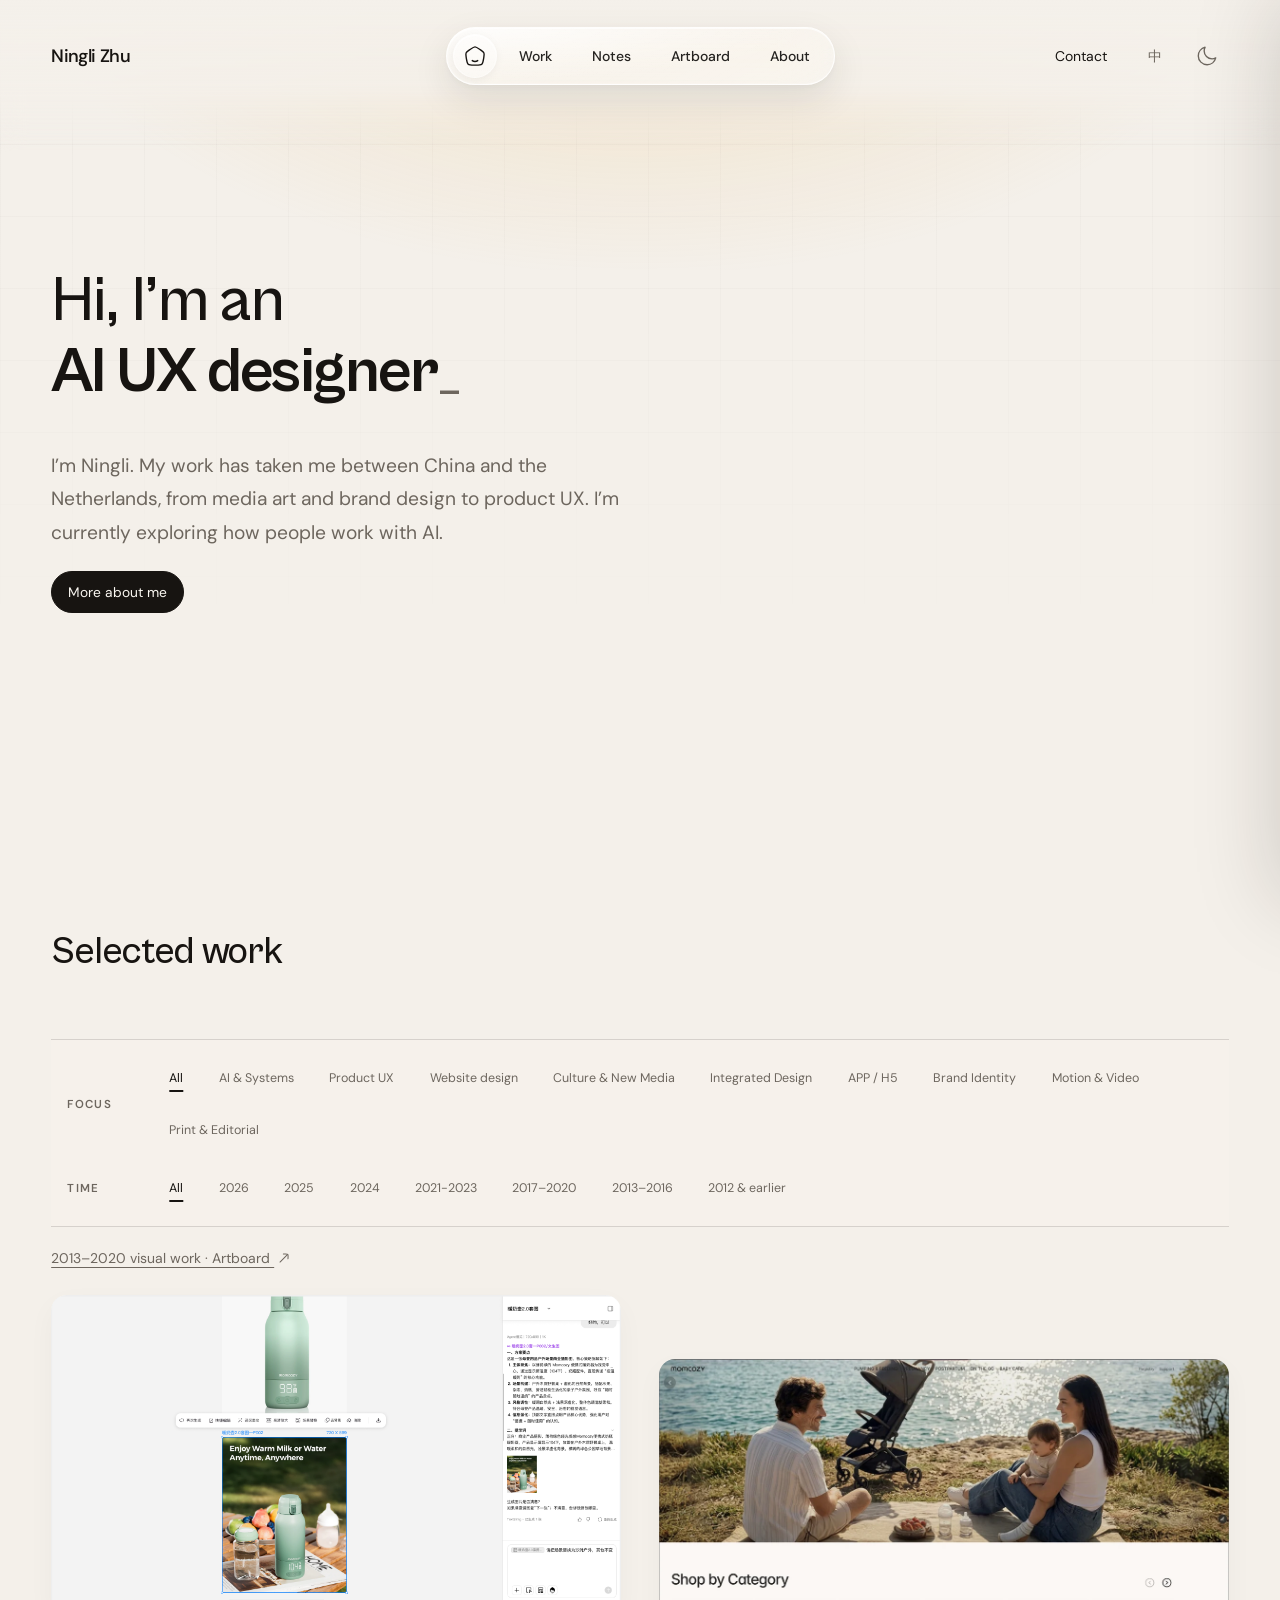
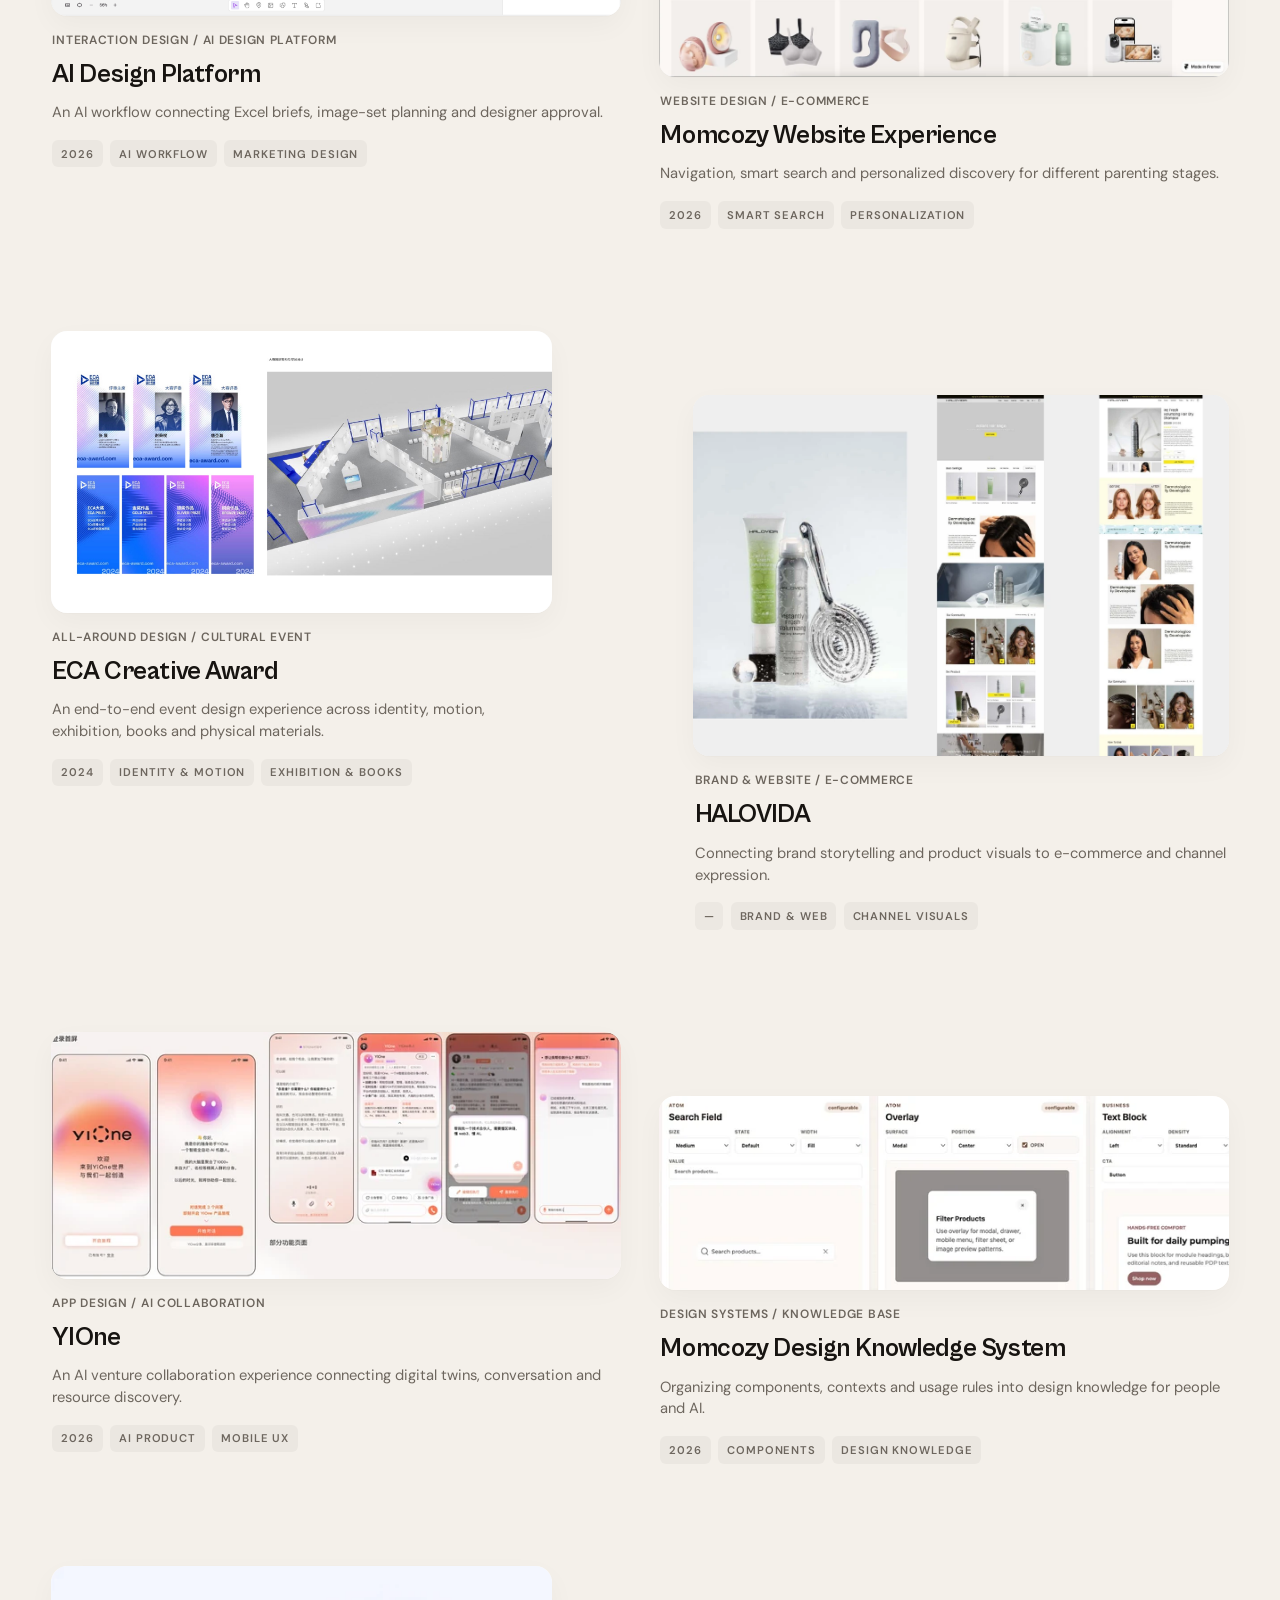
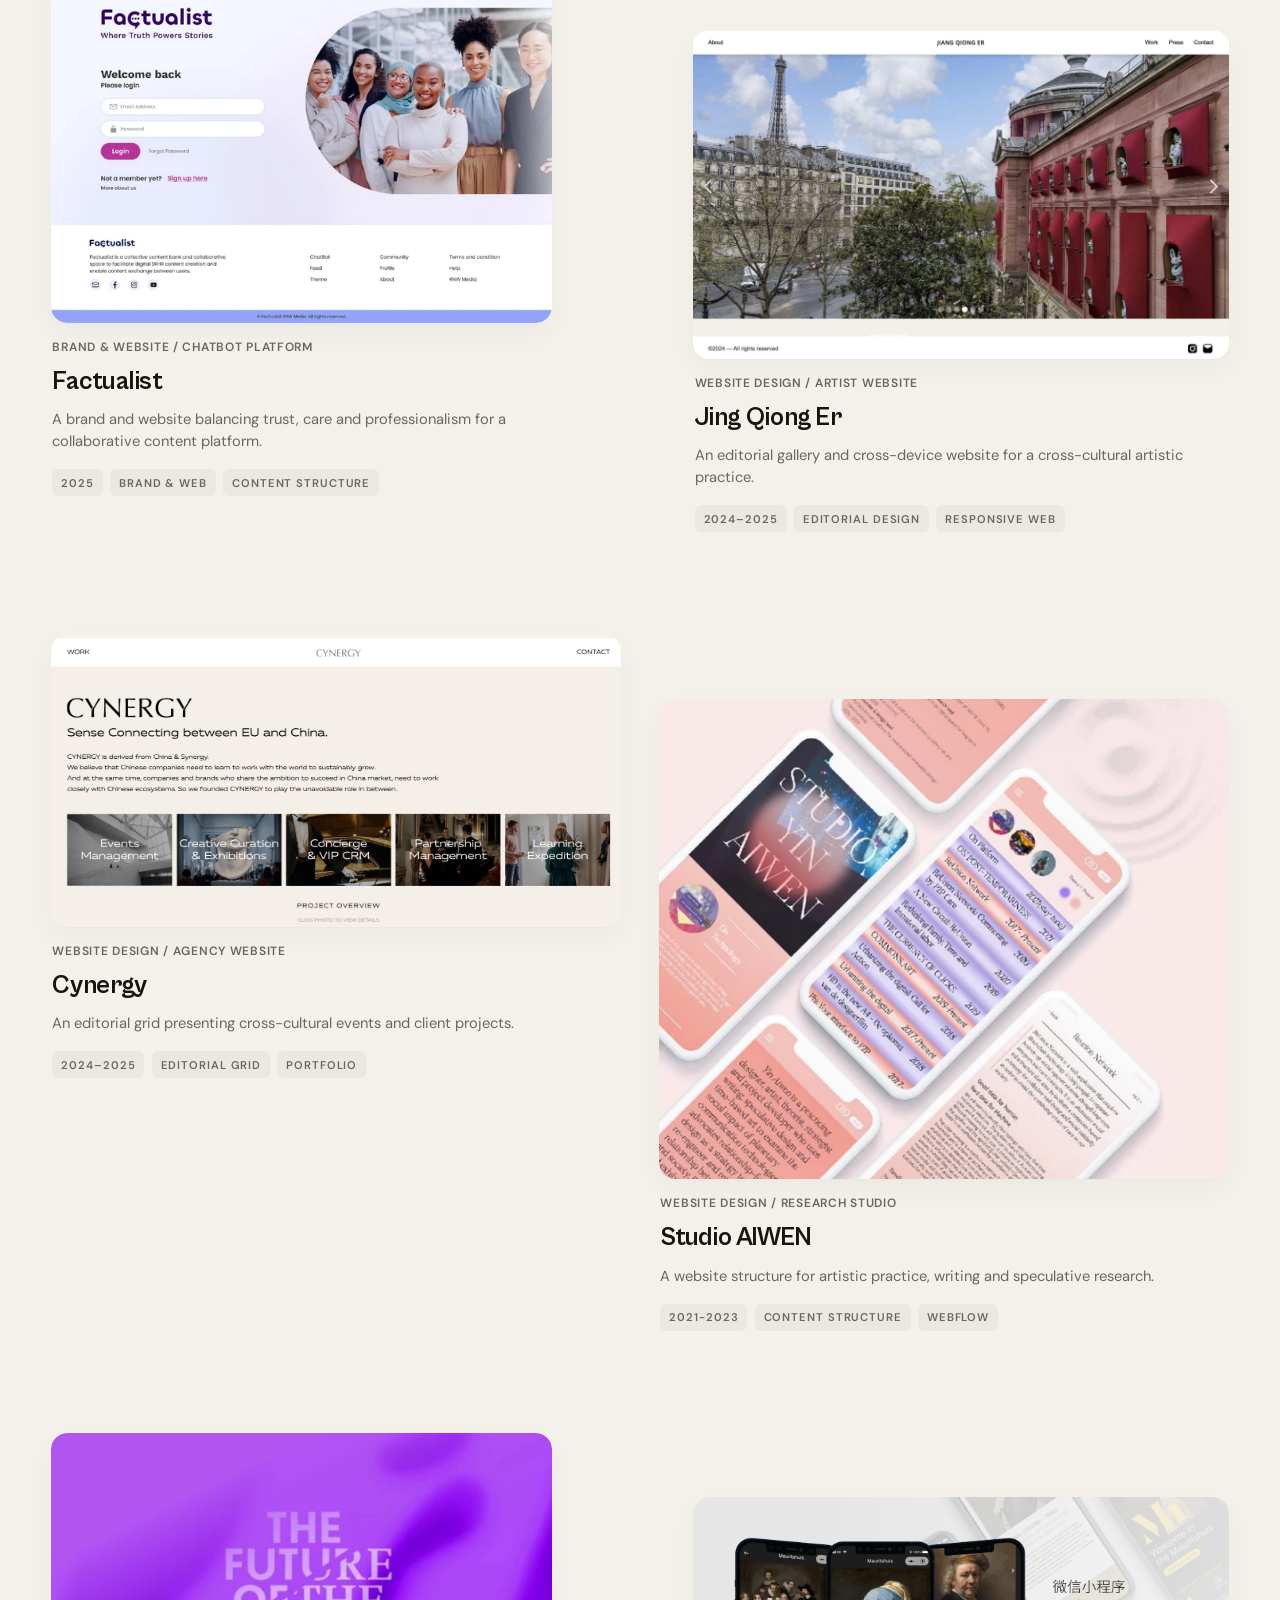
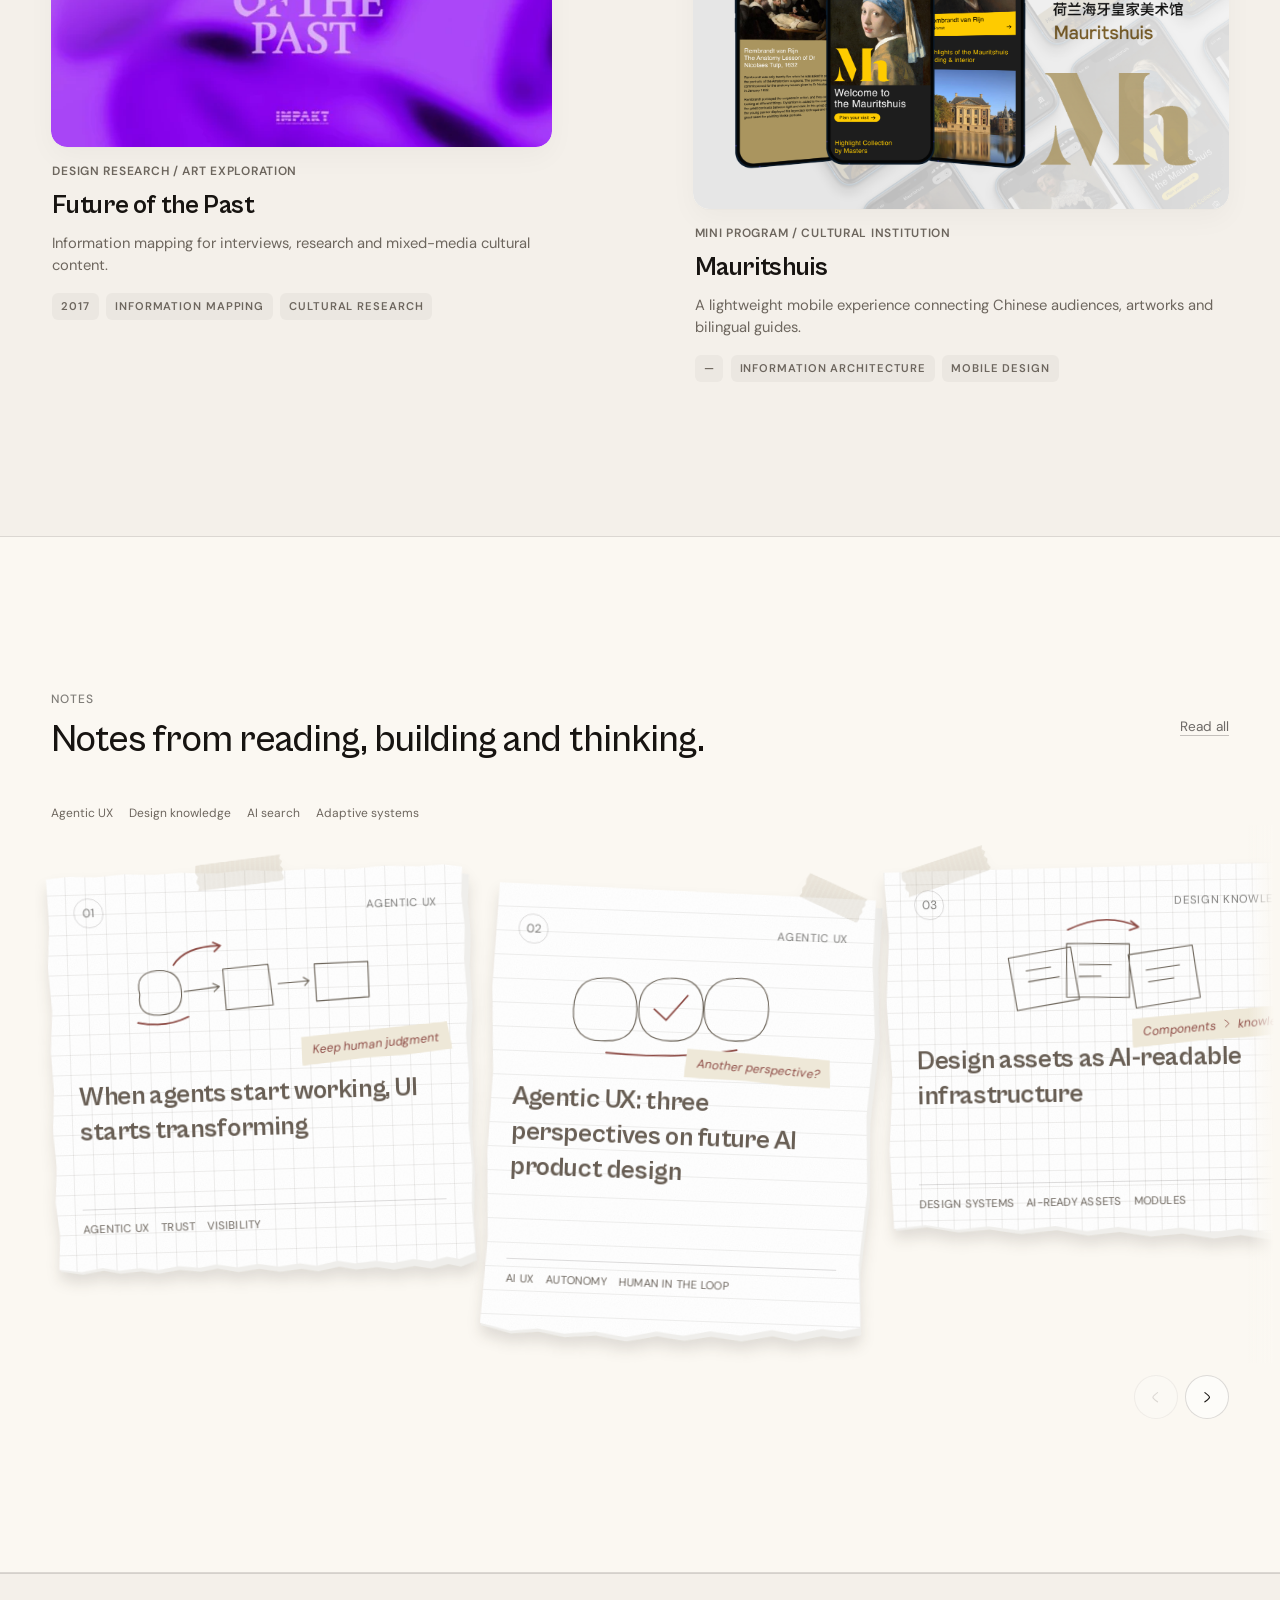
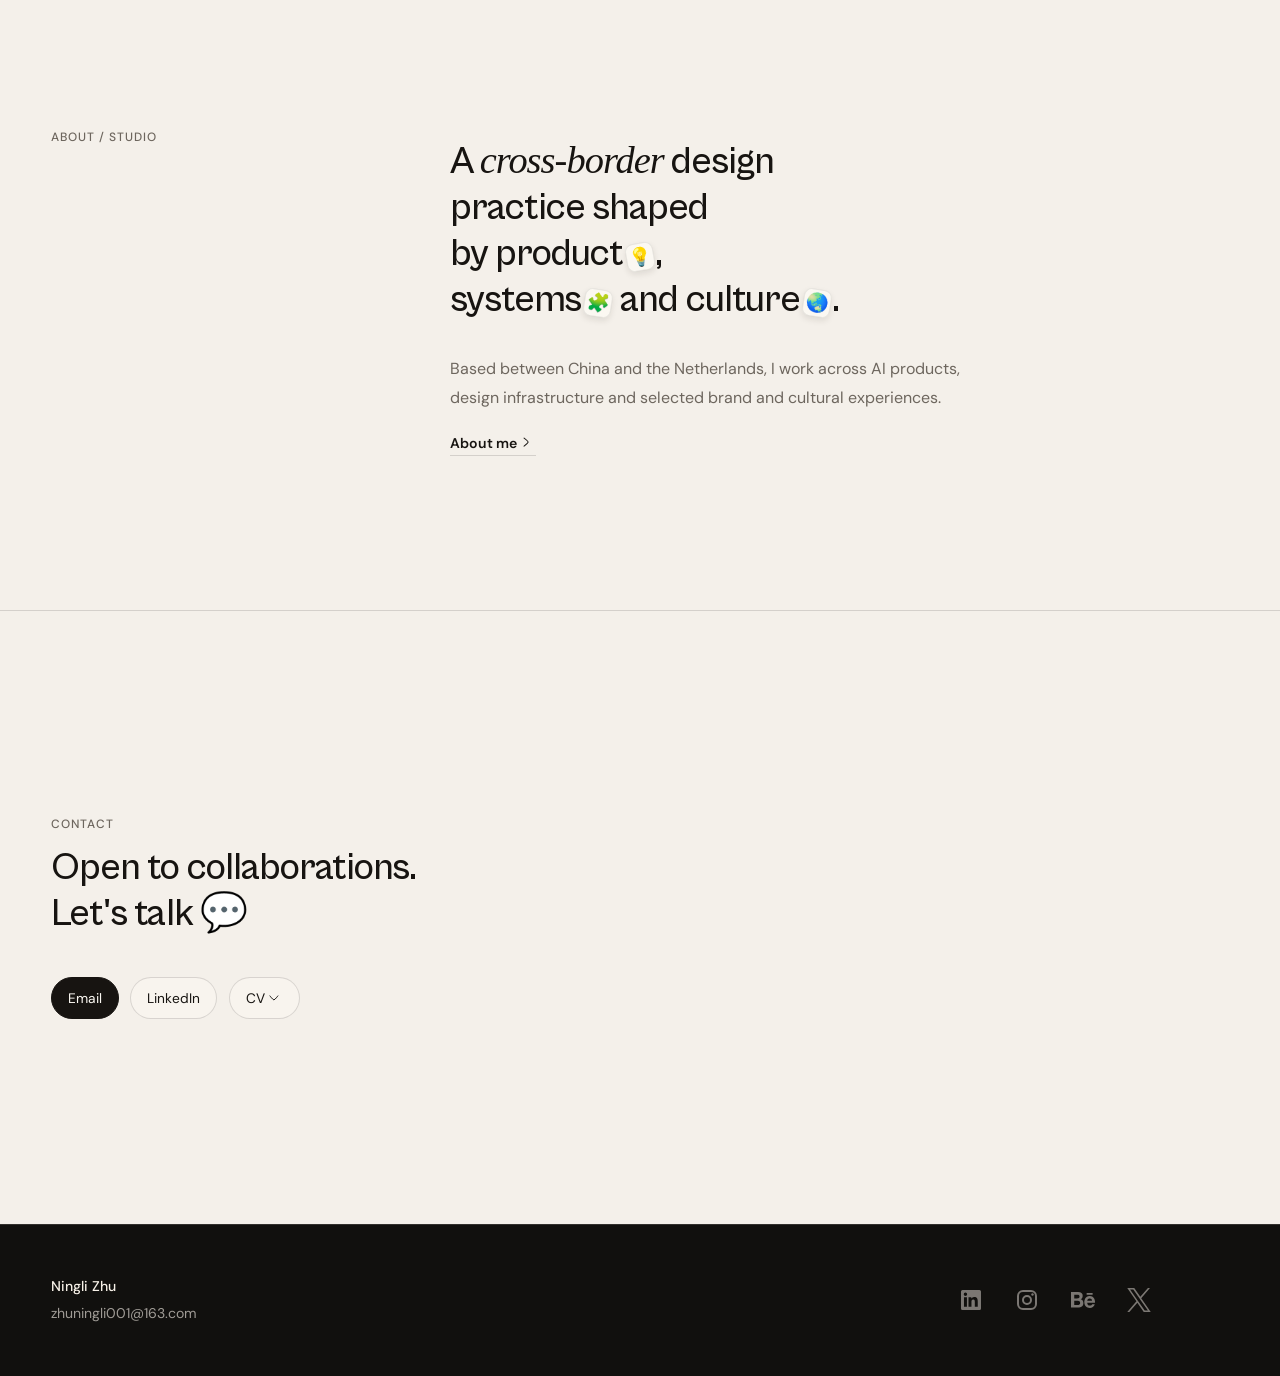
<file: prototype/index.html>
<!doctype html>
<html lang="en">
  <head>
    <meta charset="utf-8" />
    <meta
      name="viewport"
      content="width=device-width, initial-scale=1, viewport-fit=cover"
    />
    <title>Ningli Zhu — Portfolio Prototype</title>
    <meta
      name="description"
      content="Static homepage prototype for Ningli Zhu's portfolio."
    />
    <link rel="preconnect" href="https://fonts.googleapis.com" />
    <link rel="preconnect" href="https://fonts.gstatic.com" crossorigin />
    <link
      rel="stylesheet"
      href="https://fonts.googleapis.com/css2?family=DM+Sans:wght@400;450;500;550;600;650;700&display=swap"
    />
    <link rel="stylesheet" href="./styles.css?v=20261114-project-unified" />
    <link rel="stylesheet" href="./notes-collage.css?v=20261114-notes-26" />
  <link rel="stylesheet" href="./product-layer.css?v=20261114-cynergy-fill"><link rel="stylesheet" href="./typography.css?v=20261113-cabinet-songti"><link rel="stylesheet" href="./glass-ui.css?v=20261114-nav-only"><link rel="stylesheet" href="./editorial-rhythm.css?v=4-home-headings"><link rel="stylesheet" href="./type-system.css?v=20261114-1"></head>
  <body class="portfolio-home">

    <header class="site-header" data-header>
      <a class="brand" href="#top" aria-label="Ningli Zhu home">
        <span>Ningli Zhu</span>
      </a>
      <button
        class="nav-menu-toggle"
        type="button"
        data-nav-toggle
        aria-label="Open navigation menu"
        aria-expanded="false"
        aria-controls="primary-navigation"
      >
        <span></span>
        <span></span>
        <span></span>
      </button>
      <nav
        class="nav"
        id="primary-navigation"
        data-nav-menu
        aria-label="Primary navigation"
      >
        <a class="nav-home" href="./index.html#top" aria-label="Home / 首页"><svg viewBox="0 0 24 24" fill="none" stroke="currentColor" stroke-width="1.7" aria-hidden="true"><path d="m3 11 9-8 9 8M5 10v11h5v-7h4v7h5V10"/></svg><span class="nav-home-label" data-i18n="nav.home">Home</span></a>
        <a href="#work" ><svg class="nav-icon" viewBox="0 0 24 24" fill="none" stroke="currentColor" stroke-width="1.7" stroke-linecap="round" stroke-linejoin="round" aria-hidden="true"><rect x="4" y="5" width="16" height="15" rx="3"/><path d="M8 3v4m8-4v4M8 11h8m-8 4h5"/></svg><span data-i18n="nav.work">Work</span></a>
        <a href="./notes.html" ><svg class="nav-icon" viewBox="0 0 24 24" fill="none" stroke="currentColor" stroke-width="1.7" stroke-linecap="round" stroke-linejoin="round" aria-hidden="true"><path d="M6 3h9l4 4v14H6zM14 3v5h5M9 12h7m-7 4h5"/></svg><span data-i18n="nav.notes">Notes</span></a>
        <a href="./artboard.html"><span data-i18n="nav.artboard">Artboard</span></a>
        <a href="./about.html" ><svg class="nav-icon" viewBox="0 0 24 24" fill="none" stroke="currentColor" stroke-width="1.7" stroke-linecap="round" stroke-linejoin="round" aria-hidden="true"><circle cx="12" cy="8" r="4"/><path d="M4 21v-2a8 8 0 0 1 16 0v2"/></svg><span data-i18n="nav.about">About</span></a>
      </nav>
      <div class="header-settings" aria-label="Contact, language and appearance">
        <button class="header-contact" type="button" data-email-open aria-haspopup="dialog" aria-controls="email-panel" data-i18n="nav.contact">Contact</button>
        <button
          class="language-toggle"
          type="button"
          data-language-toggle
          aria-label="Switch language"
        >
          <span data-language-label>中</span>
        </button>
        <button
          class="theme-toggle"
          type="button"
          data-theme-toggle
          aria-label="Switch to dark theme"
          aria-pressed="false"
        >
          <span data-theme-label><svg viewBox="0 0 24 24" width="22" height="22" fill="currentColor" aria-hidden="true"><path d="M20.6 14.3A8.6 8.6 0 0 1 9.7 3.4a9 9 0 1 0 10.9 10.9Z"/></svg></span>
        </button>
      </div>
    </header>

    <main id="top">
      <section class="hero section">
        <div class="hero-grid">
          <div class="hero-identity" data-hero-words>
            <h1 class="hero-title" aria-label="Hi, I’m an AI UX, experimenter, builder, media artist, design engineer, yogi.">
              <span class="hero-greeting" data-hero-greeting aria-hidden="true">Hi, I’m an</span>
              <span class="hero-role-line" aria-hidden="true"><span data-hero-word>AI UX designer</span><span class="hero-type-cursor">_</span></span>
            </h1>
          </div>
          <div class="hero-copy">
            <p data-i18n="hero.copy">
              My cross-border practice brings together product strategy, brand
              experience and cultural perspective to turn ambiguity into clear,
              durable systems.
            </p>
            <a
              class="button primary hero-more-link"
              href="./about.html"
              aria-label="More about Ningli Zhu"
            >
              <span data-i18n="hero.more">More about me</span>
            </a>
          </div>
        </div>
      </section>

      <section class="section work-section" id="work">
        <div class="section-heading">
          <div>
            <h2 data-i18n="work.heading">Selected work</h2>
          </div>
        </div>

        <div class="filter-panel" aria-label="Work filters">
          <div class="filter-row">
            <span class="filter-label" data-i18n="filters.focus">
              Focus
            </span>
            <div class="filter-options" data-filter-group="focus">
              <button class="filter-chip active" data-value="all" data-i18n="filters.all">
                All
              </button>
              <button class="filter-chip" data-value="ai-systems">
                AI & Systems
              </button>
              <button class="filter-chip" data-value="product-ux">
                Product UX
              </button>
              <button class="filter-chip" data-value="web-brand">
                Web & Brand
              </button>
              <button class="filter-chip" data-value="culture-media">
                Culture & New Media
              </button><button class="filter-chip" data-value="integrated">Integrated Design</button><button class="filter-chip" data-value="app-h5">APP / H5</button><button class="filter-chip" data-value="brand-vi">Brand Identity</button><button class="filter-chip" data-value="motion">Motion & Video</button><button class="filter-chip" data-value="print">Print & Editorial</button>
            </div>
          </div>

          <div class="filter-row">
            <span class="filter-label" data-i18n="filters.time">Time</span>
            <div class="filter-options" data-filter-group="time">
              <button class="filter-chip active" data-value="all" data-i18n="filters.all">
                All
              </button>
              <button class="filter-chip" data-value="2026">2026</button>
              <button class="filter-chip" data-value="2025">2025</button>
              <button class="filter-chip" data-value="2024">2024</button>
              <button class="filter-chip" data-value="2021-2023">
                2021-2023
              </button>
              <button class="filter-chip" data-value="2017-2020">2017–2020</button><button class="filter-chip" data-value="2013-2016">2013–2016</button><button class="filter-chip" data-value="archive">2012 & earlier</button>
            </div>
          </div>

          <div class="filter-summary" data-filter-summary hidden>
            Showing all selected work
          </div>
        </div>

        <p class="artboard-bridge"><a href="./artboard.html" data-i18n="work.artboard">Earlier visual work / Artboard ↗</a></p><div class="work-grid" data-work-grid aria-live="polite"></div>
      </section>

      <section class="section notes-section" id="notes">
        <div class="section-heading slim">
          <div>
            <p class="eyebrow" data-i18n="notes.eyebrow">Notes</p>
            <h2 data-i18n="notes.heading">
              Notes from reading, building and thinking.
            </h2>
          </div>
          <a class="text-link" href="./notes.html" data-i18n="notes.link">
            Read all
          </a>
        </div>
        <div class="notes-map" aria-label="Notes themes">
          <span>Agentic UX</span>
          <span>Design knowledge</span>
          <span>AI search</span>
          <span>Adaptive systems</span>
        </div>
        <div class="notes-rail-wrap">
          <div class="notes-grid" data-notes-grid aria-live="polite"></div>
          <div class="notes-rail-controls" aria-label="Notes carousel controls">
            <button
              class="notes-rail-button"
              type="button"
              data-notes-prev
              aria-label="Previous notes"
            >
              ←
            </button>
            <button
              class="notes-rail-button"
              type="button"
              data-notes-next
              aria-label="Next notes"
            >
              →
            </button>
          </div>
        </div>
      </section>



      <section class="section about-preview" id="about">
        <p class="eyebrow" data-i18n="about.eyebrow">About / Studio</p>
        <div>
          <h2 data-i18n="about.heading">
            A cross-border design practice shaped by product, systems and culture.
          </h2>
          <p data-i18n="about.copy">
            Based between China and the Netherlands, I work across AI products,
            design infrastructure and selected brand and cultural experiences.
          </p>
          <a class="about-preview-link" href="./about.html" data-i18n="about.link">
            About me →
          </a>
        </div>
      </section>

      <section class="section contact-section" id="contact">
        <p class="eyebrow" data-i18n="contact.eyebrow">Contact</p>
        <h2 data-i18n="contact.heading">Open to collaborations. Let's talk 💬</h2>
        <div class="contact-actions">
          <a
            class="button primary"
            href="mailto:zhuningli001@163.com"
            data-email-open data-i18n="contact.email"
          >
            Email
          </a>
          <a class="button" href="https://www.linkedin.com/in/n-zhu/">
            LinkedIn
          </a>
          <a
            class="button"
            href="./assets/Ningli_Zhu_CV_Concise_EN.pdf"
            download="Ningli_Zhu_CV_Concise_EN.pdf"
            data-cv-download
            data-i18n="contact.cv"
          >
            View CV
          </a>
        </div>
      </section>
    </main>

    <footer class="site-footer" aria-label="Footer contact links">
      <div class="footer-identity">
        <strong>Ningli Zhu</strong>
        <a href="mailto:zhuningli001@163.com">zhuningli001@163.com</a>
      </div>
      <nav class="footer-links" aria-label="Social links">
        <a href="https://www.linkedin.com/in/n-zhu/" aria-label="LinkedIn" title="LinkedIn"><svg viewBox="0 0 24 24" fill="currentColor" aria-hidden="true"><path d="M20.45 2H3.55A1.53 1.53 0 0 0 2 3.51v16.98A1.53 1.53 0 0 0 3.55 22h16.9A1.53 1.53 0 0 0 22 20.49V3.51A1.53 1.53 0 0 0 20.45 2ZM7.93 18.75H4.98V9.2h2.95ZM6.45 7.9a1.71 1.71 0 1 1 0-3.42 1.71 1.71 0 0 1 0 3.42Zm12.3 10.85H15.8V14.1c0-1.11-.02-2.54-1.55-2.54-1.55 0-1.79 1.21-1.79 2.46v4.73H9.51V9.2h2.83v1.3h.04a3.1 3.1 0 0 1 2.79-1.53c2.98 0 3.58 1.96 3.58 4.51Z"/></svg></a>
        <a href="https://www.instagram.com/momooooooooomx2/" aria-label="Instagram" title="Instagram"><svg viewBox="0 0 24 24" fill="currentColor" aria-hidden="true"><rect x="3" y="3" width="18" height="18" rx="5" fill="none" stroke="currentColor" stroke-width="2"/><circle cx="12" cy="12" r="4" fill="none" stroke="currentColor" stroke-width="2"/><circle cx="17.5" cy="6.5" r="1.2"/></svg></a>
        <a href="https://www.behance.net/ou-momo" aria-label="Behance" title="Behance"><svg fill="currentColor" aria-hidden="true" viewBox="0 0 24 24" xmlns="http://www.w3.org/2000/svg"><path d="M16.969 16.927a2.561 2.561 0 0 0 1.901.677 2.501 2.501 0 0 0 1.531-.475c.362-.235.636-.584.779-.99h2.585a5.091 5.091 0 0 1-1.9 2.896 5.292 5.292 0 0 1-3.091.88 5.839 5.839 0 0 1-2.284-.433 4.871 4.871 0 0 1-1.723-1.211 5.657 5.657 0 0 1-1.08-1.874 7.057 7.057 0 0 1-.383-2.393c-.005-.8.129-1.595.396-2.349a5.313 5.313 0 0 1 5.088-3.604 4.87 4.87 0 0 1 2.376.563c.661.362 1.231.87 1.668 1.485a6.2 6.2 0 0 1 .943 2.133c.194.821.263 1.666.205 2.508h-7.699c-.063.79.184 1.574.688 2.187ZM6.947 4.084a8.065 8.065 0 0 1 1.928.198 4.29 4.29 0 0 1 1.49.638c.418.303.748.711.958 1.182.241.579.357 1.203.341 1.83a3.506 3.506 0 0 1-.506 1.961 3.726 3.726 0 0 1-1.503 1.287 3.588 3.588 0 0 1 2.027 1.437c.464.747.697 1.615.67 2.494a4.593 4.593 0 0 1-.423 2.032 3.945 3.945 0 0 1-1.163 1.413 5.114 5.114 0 0 1-1.683.807 7.135 7.135 0 0 1-1.928.259H0V4.084h6.947Zm-.235 12.9c.308.004.616-.029.916-.099a2.18 2.18 0 0 0 .766-.332c.228-.158.411-.371.534-.619.142-.317.208-.663.191-1.009a2.08 2.08 0 0 0-.642-1.715 2.618 2.618 0 0 0-1.696-.505h-3.54v4.279h3.471Zm13.635-5.967a2.13 2.13 0 0 0-1.654-.619 2.336 2.336 0 0 0-1.163.259 2.474 2.474 0 0 0-.738.62 2.359 2.359 0 0 0-.396.792c-.074.239-.12.485-.137.734h4.769a3.239 3.239 0 0 0-.679-1.785l-.002-.001Zm-13.813-.648a2.254 2.254 0 0 0 1.423-.433c.399-.355.607-.88.56-1.413a1.916 1.916 0 0 0-.178-.891 1.298 1.298 0 0 0-.495-.533 1.851 1.851 0 0 0-.711-.274 3.966 3.966 0 0 0-.835-.073H3.241v3.631h3.293v-.014ZM21.62 5.122h-5.976v1.527h5.976V5.122Z"/></svg></a>
        <a href="https://x.com/NingliZhu" aria-label="X" title="X"><svg fill="currentColor" aria-hidden="true" viewBox="0 0 24 24" xmlns="http://www.w3.org/2000/svg"><path d="M14.234 10.162 22.977 0h-2.072l-7.591 8.824L7.251 0H.258l9.168 13.343L.258 24H2.33l8.016-9.318L16.749 24h6.993zm-2.837 3.299-.929-1.329L3.076 1.56h3.182l5.965 8.532.929 1.329 7.754 11.09h-3.182z"/></svg></a>
      </nav>
    </footer>

    <aside
      class="project-panel"
      data-panel
      aria-hidden="true"
      role="dialog"
      aria-modal="true"
      aria-labelledby="project-panel-title"
    >
      <button
        class="panel-close"
        data-panel-close
        aria-label="Close preview"
        data-i18n="panel.close"
      >
        Close
      </button>
      <div class="panel-content">
        <p class="panel-status" data-panel-status></p>
        <h2 id="project-panel-title" data-panel-title></h2>
        <img class="panel-work-cover" data-panel-image alt="" width="1200" height="900">
        <dl class="panel-facts">
          <div>
            <dt data-i18n="panel.scope">Scope</dt>
            <dd data-panel-mode></dd>
          </div>
          <div>
            <dt data-i18n="panel.intro">Project intro</dt>
            <dd data-panel-summary></dd>
          </div>
          <div>
            <dt data-i18n="panel.challenge">Challenge</dt>
            <dd data-panel-challenge></dd>
          </div>
          <div>
            <dt data-i18n="panel.outcome">Outcome</dt>
            <dd data-panel-output></dd>
          </div>
          <div>
            <dt data-i18n="panel.evidence">Evidence</dt>
            <dd class="panel-evidence" data-panel-evidence></dd>
          </div>
        </dl>
      </div>
    </aside>

    <div class="panel-scrim" data-panel-scrim></div>
    <div class="cursor-aura" data-cursor-aura aria-hidden="true"></div>

        <aside
      class="email-drawer"
      id="email-panel"
      data-email-drawer
      aria-hidden="true"
    >
      <div class="email-drawer-backdrop" data-email-close></div>
      <div
        class="email-drawer-panel"
        role="dialog"
        aria-modal="true"
        aria-labelledby="email-drawer-title"
      >
        <button
          class="email-drawer-close"
          type="button"
          data-email-close
          aria-label="Close email form"
        >
          ×
        </button>
        <p class="eyebrow" data-i18n="emailDrawer.eyebrow">Contact</p>
        <h2 id="email-drawer-title" data-i18n="emailDrawer.title">
          Let’s connect
        </h2>
        <p class="email-drawer-copy" data-i18n="emailDrawer.copy">
          Share a role, collaboration or project idea. This form opens your
          default email draft when submitted.
        </p>
        <form
          class="email-form"
          action="mailto:zhuningli001@163.com"
          method="post"
          enctype="text/plain"
        >
          <label>
            <span data-i18n="emailDrawer.name">Your name</span>
            <input name="name" type="text" autocomplete="name" />
          </label>
          <label>
            <span data-i18n="emailDrawer.reply">Reply email</span>
            <input name="email" type="email" autocomplete="email" required />
          </label>
          <label>
            <span data-i18n="emailDrawer.message">Message</span>
            <textarea name="message" rows="6" required></textarea>
          </label>
          <button type="submit" data-i18n="emailDrawer.send">
            Open email draft ↗
          </button>
        </form>
        <a
          class="email-direct-link"
          href="mailto:zhuningli001@163.com"
          data-i18n="emailDrawer.direct"
        >
          zhuningli001@163.com ↗
        </a>
      </div>
    </aside>
<script src="./showcase.js?v=20261111-identity"></script>
    <script src="./script.js?v=20261120-init-fix"></script>
  <script src="./hero-words.js?v=20261111-builder"></script>
<script src="./ui-icons.js?v=20261113"></script><script src="./editorial-rhythm.js?v=1"></script></body>
</html>
</file>
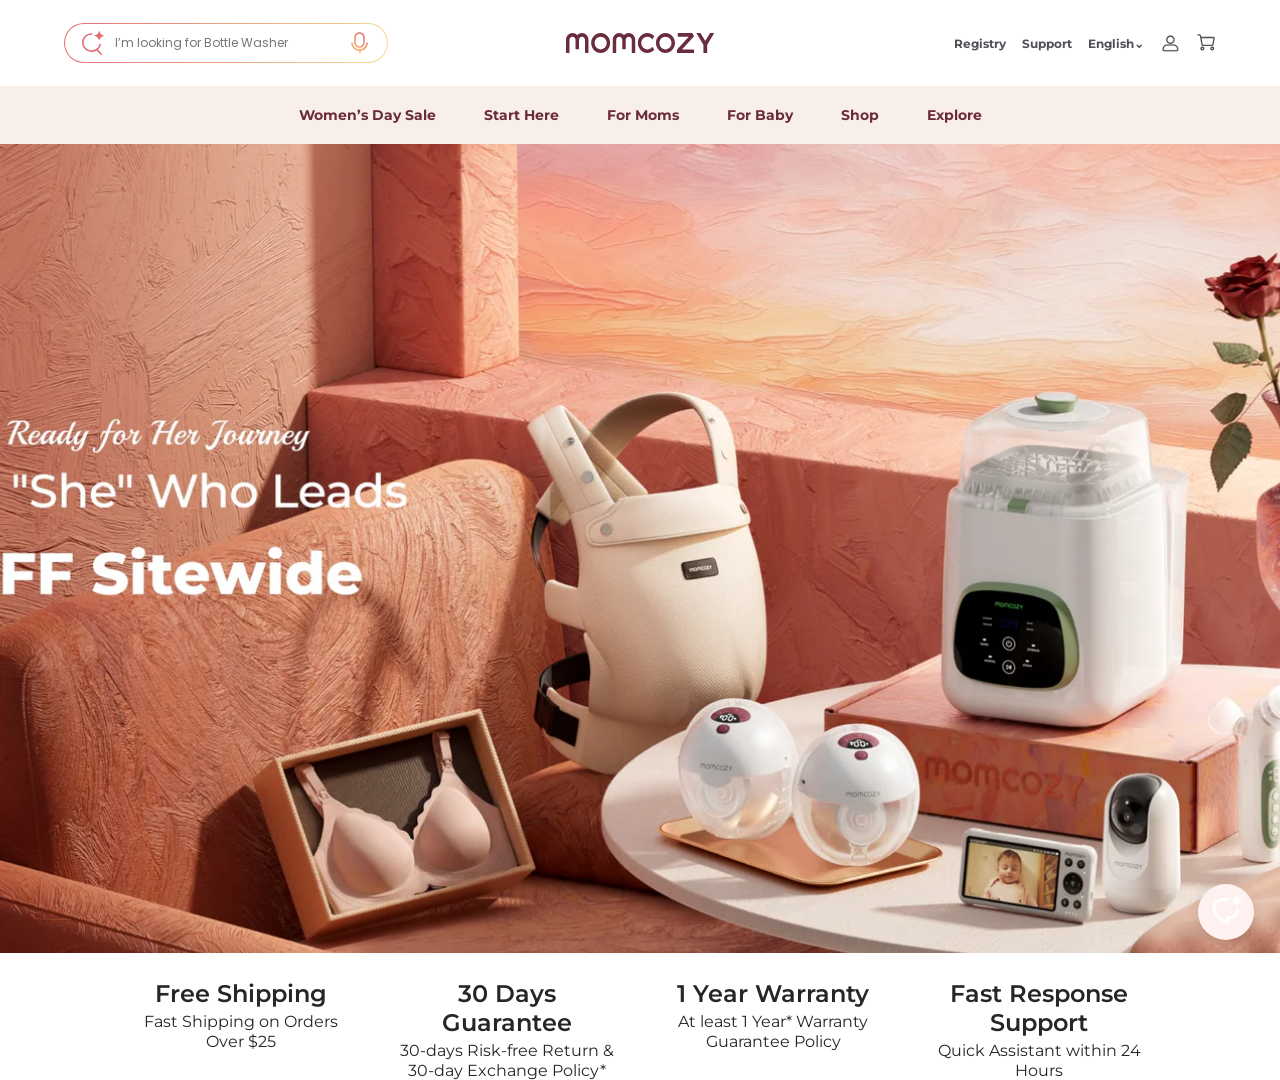
<file: prototype/demos/momcozy/index.html>
<!doctype html><html lang="en"><head><meta charset="utf-8"><meta name="viewport" content="width=device-width,initial-scale=1"><title>Momcozy · Navigation & Smart Search</title><link rel="stylesheet" href="fonts.css"><link rel="stylesheet" href="style.css?v=20261109-greeting-motion"></head><body><main id="stage"><header><div class="top"><button id="open-search" aria-label="Open smart search" class="mini-search" aria-expanded="false"><img src="assets/base_imgGroup2147238329.svg" alt=""><span>I’m looking for <b>Bottle Washer</b></span><img src="assets/base_imgSvg.svg" alt=""></button><a class="logo" href="#" aria-label="Momcozy home"><img src="assets/base_imgGroup427323665.svg" alt="momcozy"></a><div class="utilities"><button data-explore>About Us</button><a href="https://momcozy.com/pages/baby-registry" target="_blank" rel="noopener">Registry</a><a href="https://momcozy.com/pages/contact-us" target="_blank" rel="noopener">Support</a><button id="language">English⌄</button><img src="assets/base_img21.svg" alt="Account"><img src="assets/base_img1.svg" alt="Shopping bag"></div></div><nav aria-label="Main navigation"></nav></header><section class="hero" aria-label="Women's Day campaign"><img src="assets/base_imgImage2603491.png" alt="Momcozy Women's Day sale campaign"></section><section class="benefits"><div><strong>Free Shipping</strong><p>Fast Shipping on Orders Over $25</p></div><div><strong>30 Days Guarantee</strong><p>30-days Risk-free Return & 30-day Exchange Policy*</p></div><div><strong>1 Year Warranty</strong><p>At least 1 Year* Warranty Guarantee Policy</p></div><div><strong>Fast Response Support</strong><p>Quick Assistant within 24 Hours</p></div></section><button id="scrim" aria-label="Close dropdown" hidden></button><section id="menu" hidden aria-label="Navigation menu"></section><section id="search" hidden aria-label="AI smart search"><div class="glow"></div><div class="search-controls"><button id="expand" aria-label="Expand search">⤢</button><button id="close-search" aria-label="Close search">×</button></div><div class="search-inner"><div class="greeting"><h1>Hello👋 I’m Alice, your parenting assistant.<br>You can ask anything about pregnancy or baby care.</h1><p>Use one of the example questions below, or use your own to begin.</p></div><div class="quick"><p>Quick search or ask a question:</p><div class="chips"></div></div><form id="search-form"><img src="assets/base_imgGroup2147238329.svg" alt=""><input id="query" aria-label="Search products or ask Alice" placeholder="I’m looking for Bottle Washer" autocomplete="off"><button type="button" id="clear-query" aria-label="Clear search" hidden>×</button><button type="button" id="microphone" aria-label="Voice search"><img src="assets/base_imgSvg.svg" alt=""></button><button id="submit-query" aria-label="Submit search" hidden>➜</button></form><div class="questions"></div></div><div class="recommendations" hidden><h2>Recommended for you</h2><div class="search-products"></div><div class="search-actions"><button id="ask-ai">✧ Ask AI Assistant</button><button id="show-results">Search for <span>Bottle Washer</span> →</button></div></div><div id="answer" hidden><h2></h2><p>This interaction preview is ready for your next search-flow design.</p><button id="back-search">Back to suggestions</button></div><button id="extend">extend to full screen⌄</button></section><button id="floating-ai" aria-label="Ask Alice"><img src="assets/base_imgRiChatAiLine.svg" alt=""></button><dialog id="preview"><button class="dialog-close" aria-label="Close preview">×</button><img alt=""><h2></h2><p>Product preview</p><button class="preview-back">Continue exploring</button></dialog><div id="toast" role="status" hidden></div></main><script src="catalog.js"></script><script src="app.js?v=20261109-greeting-motion"></script></body></html>
</file>
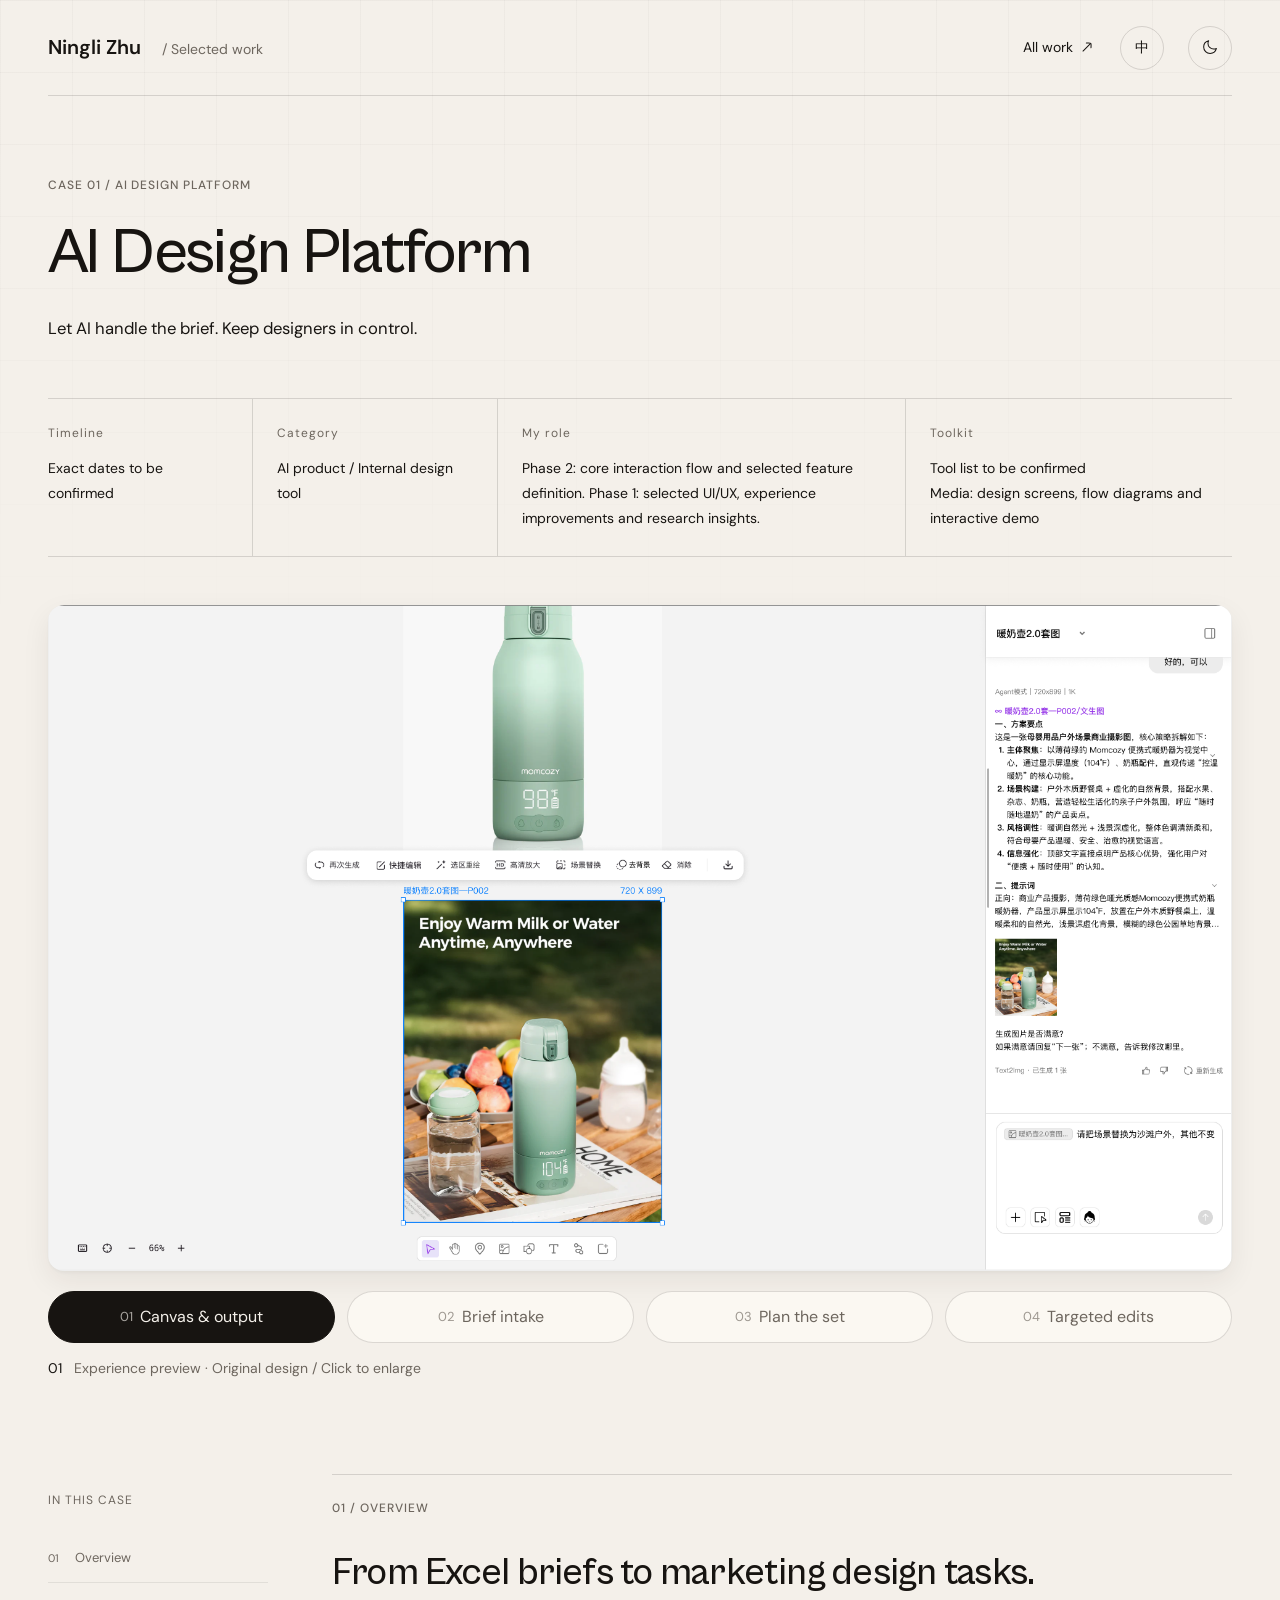
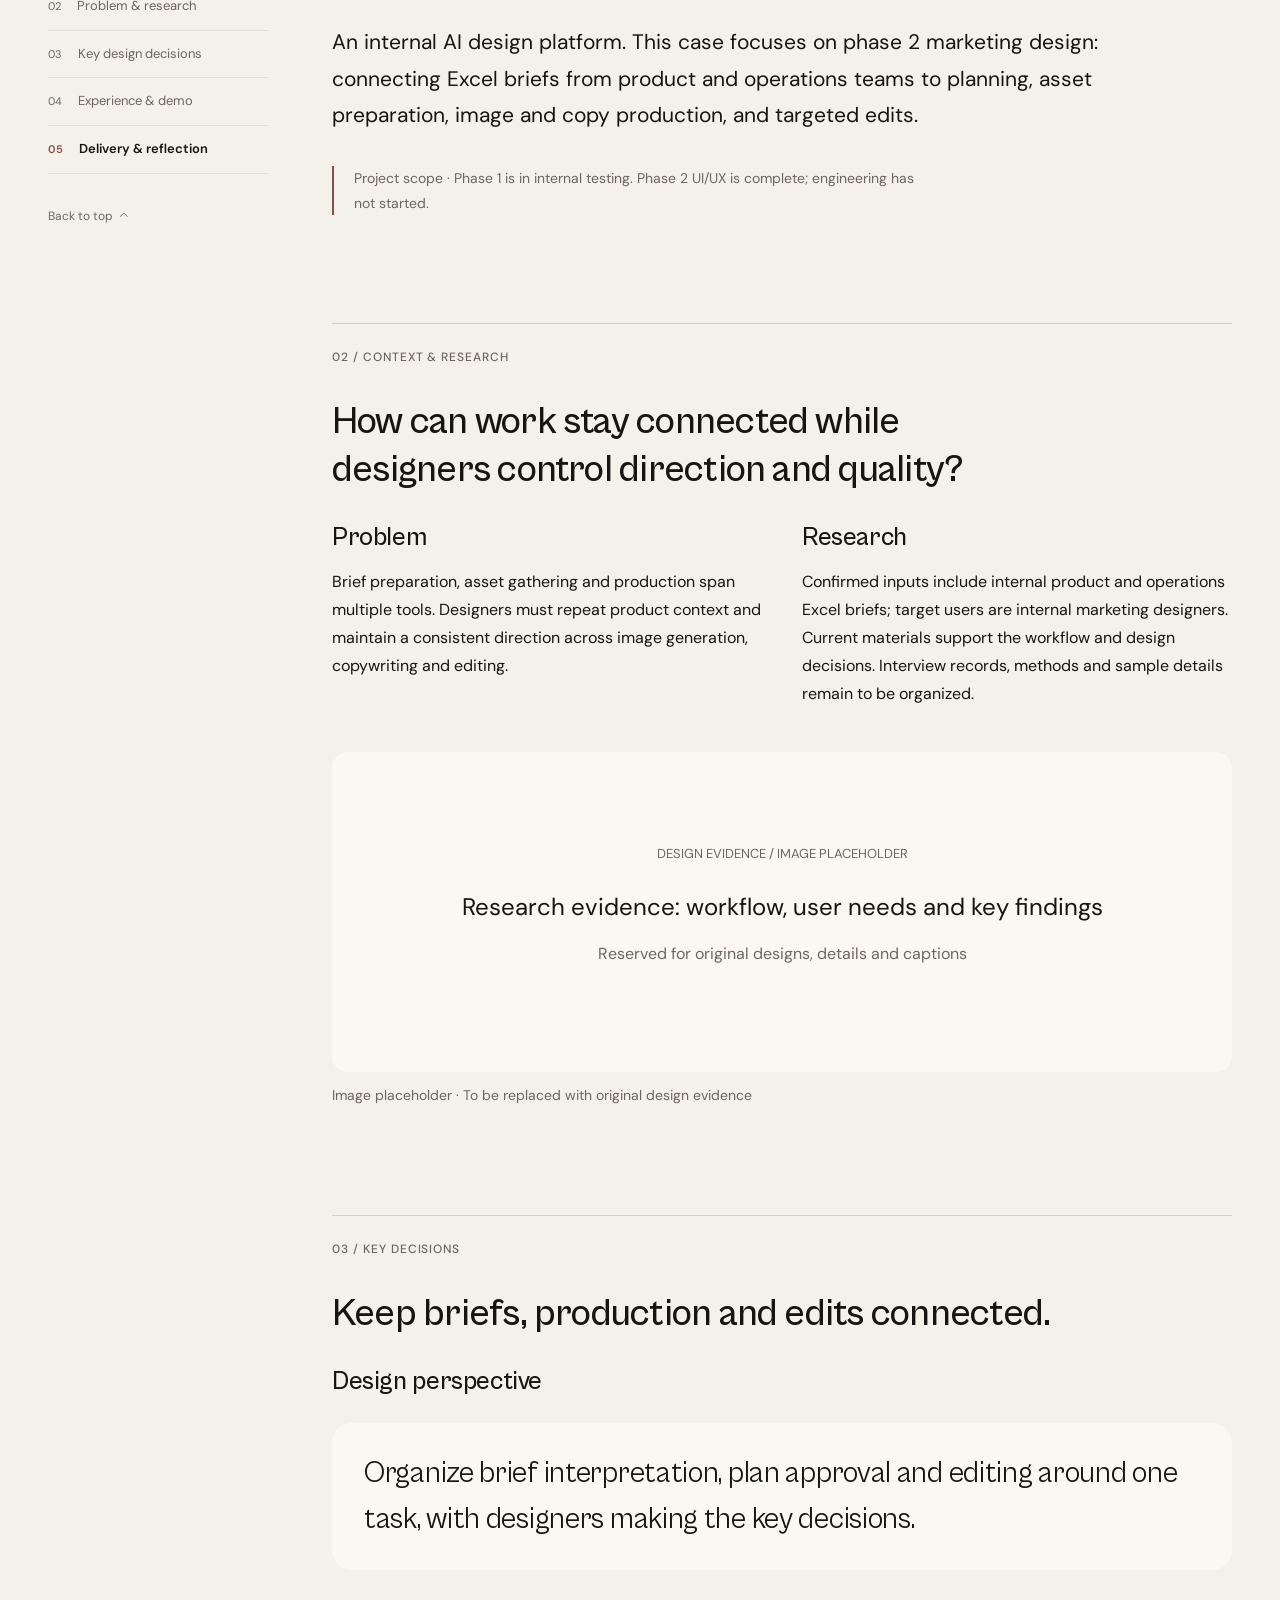
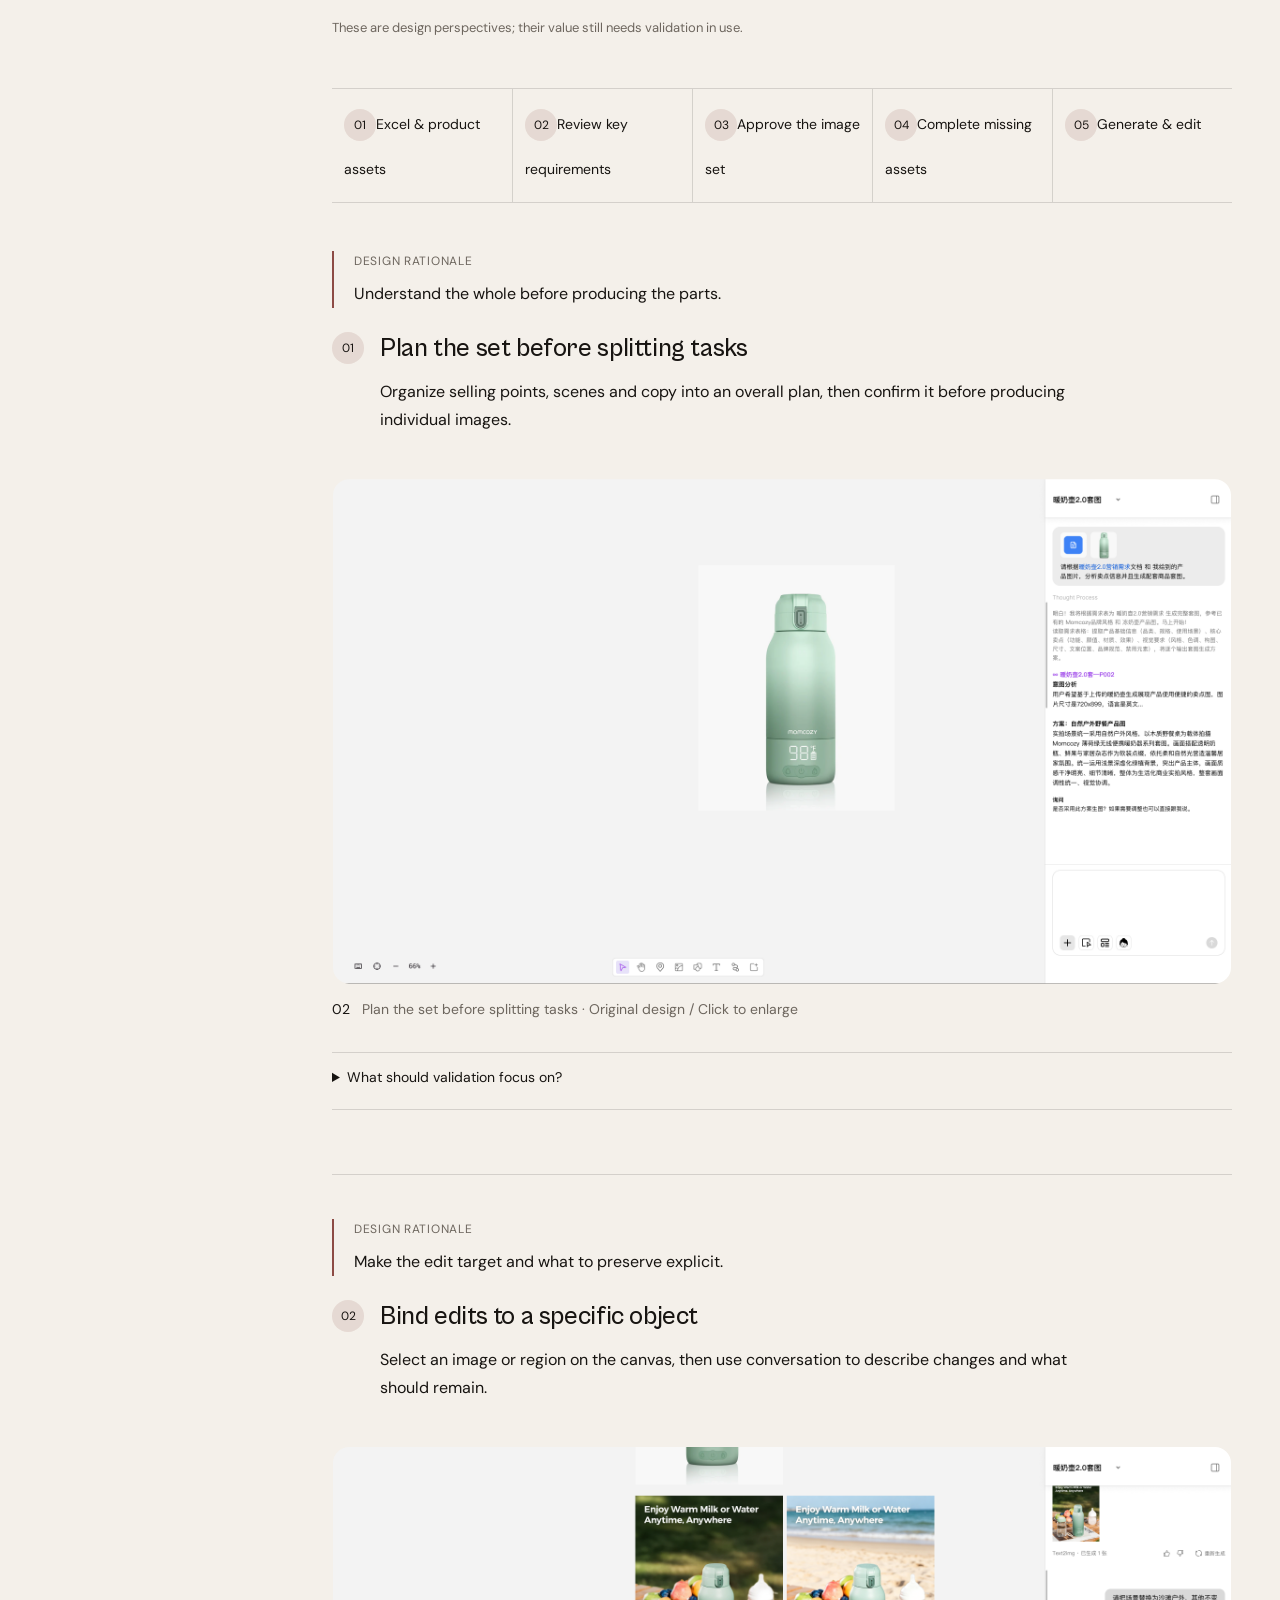
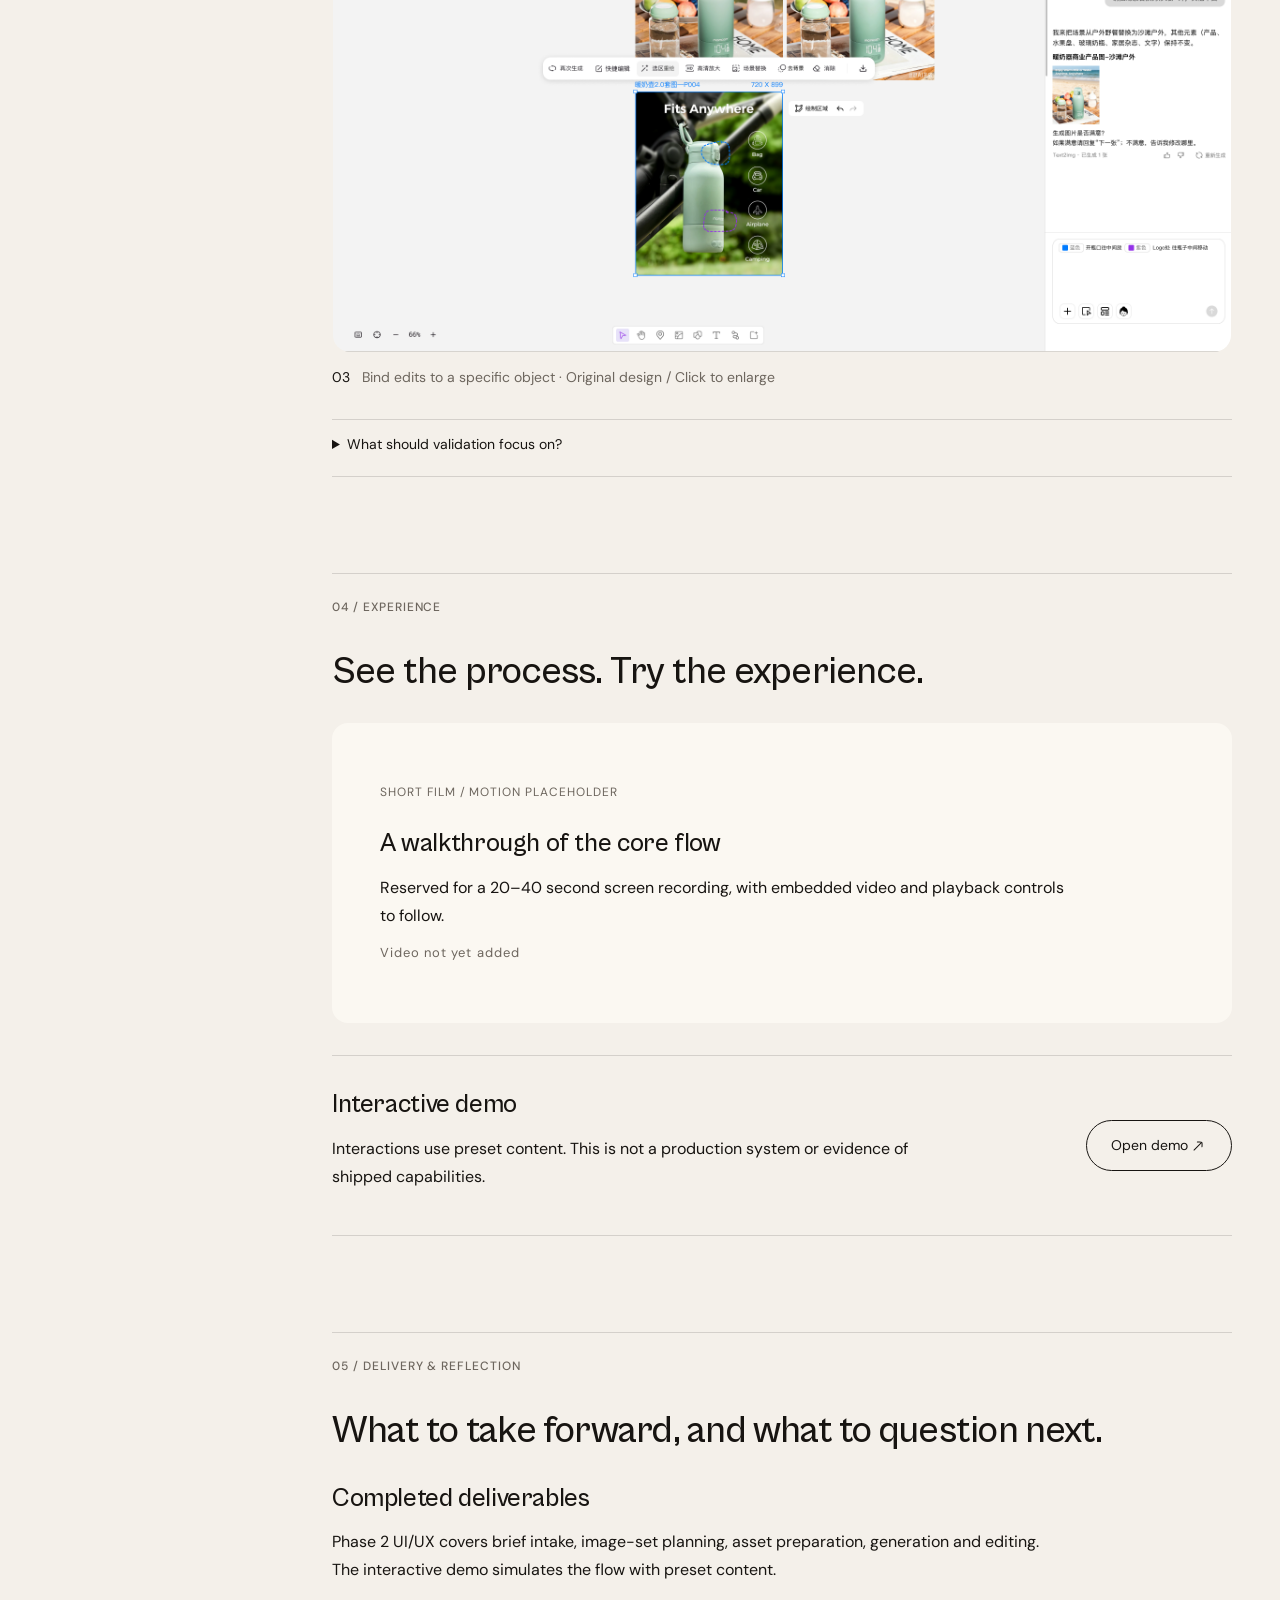
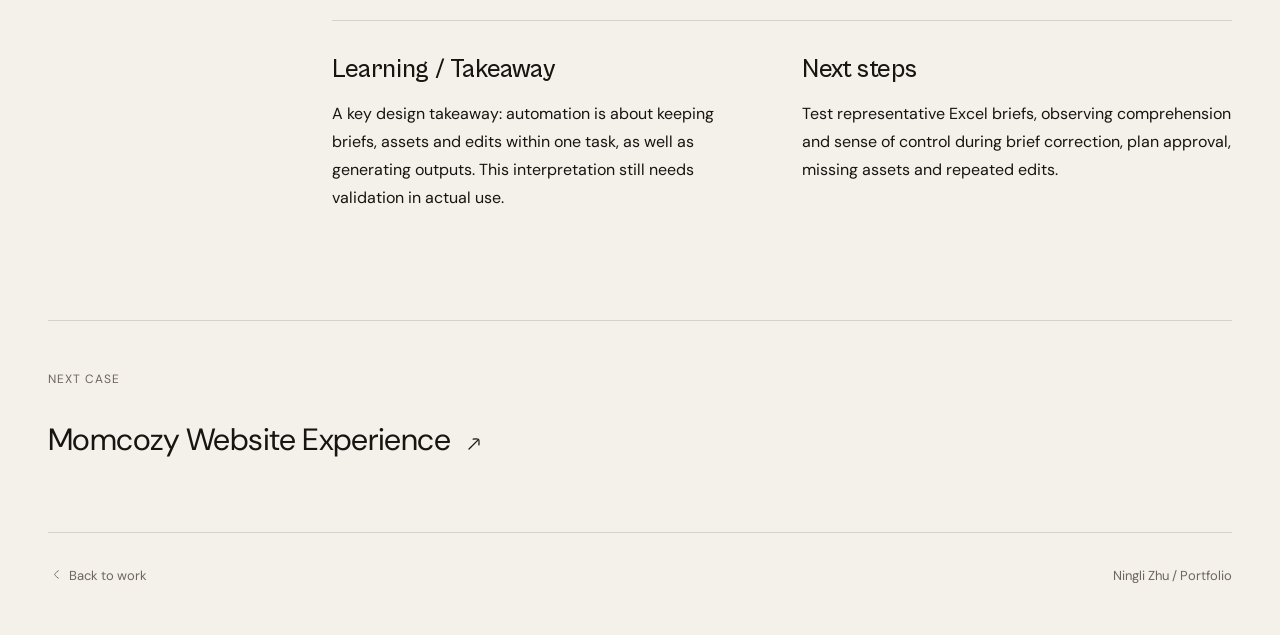
<file: prototype/ai-design-platform.html>
<!doctype html><html lang="zh-CN"><head><meta charset="utf-8"><meta name="viewport" content="width=device-width,initial-scale=1"><title>AI 设计平台 — Ningli Zhu</title><link rel="stylesheet" href="https://fonts.googleapis.com/css2?family=DM+Sans:wght@400;450;500;550;600;650;700&display=swap"><link rel="stylesheet" href="./styles.css?v=20261111-product-layer"><link rel="stylesheet" href="./case.css?v=20261111-product-layer"><link rel="stylesheet" href="./product-layer.css?v=20261113-pill-controls"><link rel="stylesheet" href="./case-components.css?v=20261113"><link rel="stylesheet" href="./typography.css?v=20261113-cabinet-songti"><link rel="stylesheet" href="./glass-ui.css?v=20261114-nav-only"><link rel="stylesheet" href="./editorial-rhythm.css?v=3"><link rel="stylesheet" href="./type-system.css?v=20261114-1"></head><body class="case-page" id="top"><a class="case-skip" href="#overview">跳到项目内容</a><header class="case-header"><a href="./index.html">Ningli Zhu <span>/ Selected work</span></a><nav aria-label="主导航"><a href="./index.html#work">全部作品 ↗</a><button id="case-language" aria-label="Switch language">EN</button><button id="theme" aria-label="切换深浅主题">◐</button></nav></header><main><div class="case-hero"><div class="eyebrow">CASE 01 / AI Design Platform</div><h1>AI 设计平台</h1><p class="case-summary">让 AI 接住需求，让设计师掌握判断。</p><dl class="case-meta"><div><dt>项目时间 / Timeline</dt><dd>具体起止待核对</dd></div><div><dt>类别 / Category</dt><dd>AI 产品 / 内部设计工具</dd></div><div><dt>我的角色 / Role</dt><dd>二期主要交互链路与部分功能定位；一期部分 UI/UX、体验优化与研究洞察</dd></div><div><dt>工具 / Toolkit</dt><dd>工具清单待核对<br>展示媒介：设计稿、流程图、交互 Demo</dd></div></dl><figure class="case-media"><div data-case-showcase="cxd-ai"></div><figcaption>项目体验预览 · 原始设计稿 / 点击放大</figcaption></figure></div><div class="case-layout"><aside class="case-index"><p>IN THIS CASE</p><nav aria-label="案例章节"><a href="#overview"><span>01</span>Overview / 项目简介</a><a href="#problem"><span>02</span>问题与研究</a><a href="#process"><span>03</span>关键设计决策</a><a href="#experience"><span>04</span>体验与演示</a><a href="#reflection"><span>05</span>交付与反思</a></nav><a href="#top" class="back-top">返回顶部 ↑</a></aside><div class="case-story"><section class="case-section" id="overview"><header class="section-label"><span>01 / OVERVIEW</span></header><div class="section-body"><h2>从 Excel 需求到营销设计任务。</h2><p class="lead">面向内部设计工作流的一站式 AI 设计平台。本案例聚焦二期营销设计：将产品与运营的 Excel 需求，衔接到方案规划、素材补齐、图片和文案制作，再到局部修改。</p><p class="boundary">项目边界 · 一期已开发内测；二期完成 UI/UX，未进入技术开发。</p></div></section><section class="case-section" id="problem"><header class="section-label"><span>02 / CONTEXT & RESEARCH</span></header><div class="section-body"><h2>如何让任务连续推进，同时保留设计师对方向和质量的控制？</h2><div class="split"><div><h3>痛点 / Problem</h3><p>需求整理、素材搜集与制作分散在不同工具里。设计师需要反复解释产品信息，并在生图、配文和修改之间维持同一套表达。</p></div><div><h3>调研 / Research</h3><p>已确认的需求输入是内部产品／运营 Excel，目标用户是内部营销设计师。当前材料支持工作流与设计决策展示；访谈记录、研究方式及样本仍待整理。</p></div></div><figure class="case-media placeholder"><div><span>DESIGN EVIDENCE / 待补图片</span><strong>研究证据：工作流、用户需求与关键发现</strong><p>预留设计原稿、局部细节与图注</p></div><figcaption>图片占位 · 将以原始设计资料替换</figcaption></figure></div></section><section class="case-section" id="process"><header class="section-label"><span>03 / KEY DECISIONS</span></header><div class="section-body"><h2>让需求、制作与修改保持连续。</h2><div class="decision-premise"><h3>设计视角 / Design perspective</h3><blockquote>围绕同一任务组织需求理解、方案确认与制作修改，让设计师在关键节点掌握判断。</blockquote><p class="note">以下呈现方案的思考视角；具体价值仍需实际使用验证。</p><ol class="flow"><li><span>01</span>Excel 与产品素材</li><li><span>02</span>理解与校正重点</li><li><span>03</span>确认套图方案</li><li><span>04</span>补齐素材</li><li><span>05</span>生成与局部修改</li></ol></div><article class="decision"><p class="decision-hypothesis"><span>设计考量 / DESIGN RATIONALE</span>先理解整体，再进入制作。</p><div class="decision-heading"><span>01</span><div><h3>先规划整套，再拆分任务</h3><p>将卖点、场景与配文组织成整体方案，确认后再进入单张制作。</p></div></div><figure class="case-media"><button class="zoom" aria-label="放大：先规划整套，再拆分任务"><img src="./assets/cases/evidence-02-plan.png" alt="先规划整套，再拆分任务" loading="lazy"></button><figcaption>先规划整套，再拆分任务 · 原始设计稿 / 点击放大</figcaption></figure><details><summary>验证时需要关注什么？</summary><p>能否理解当前步骤、识别可调整的内容，并顺利进入下一步；记录停顿、回退与解释需求，而非只观察是否完成。</p></details></article><article class="decision"><p class="decision-hypothesis"><span>设计考量 / DESIGN RATIONALE</span>让修改对象与保留项清楚可见。</p><div class="decision-heading"><span>02</span><div><h3>把修改绑定到具体对象</h3><p>画布选图与局部选区绑定修改对象，对话说明改什么、保留什么。</p></div></div><figure class="case-media"><button class="zoom" aria-label="放大：把修改绑定到具体对象"><img src="./assets/cases/evidence-05-edit.png" alt="把修改绑定到具体对象" loading="lazy"></button><figcaption>把修改绑定到具体对象 · 原始设计稿 / 点击放大</figcaption></figure><details><summary>验证时需要关注什么？</summary><p>能否理解当前步骤、识别可调整的内容，并顺利进入下一步；记录停顿、回退与解释需求，而非只观察是否完成。</p></details></article></div></section><section class="case-section" id="experience"><header class="section-label"><span>04 / EXPERIENCE</span></header><div class="section-body"><h2>看见过程，也亲自走一遍。</h2><div class="video-slot"><span>SHORT FILM / 动效占位</span><h3>关键链路短片</h3><p>预留 20–40 秒的操作录屏，后续支持内嵌短视频与播放控制。</p><span class="note">视频尚未添加</span></div><div class="demo-row"><div><h3>交互 Demo</h3><p>预设内容模拟交互；不代表生产系统或已上线能力。</p></div><a class="case-button" href="https://ai-design-platform-two.vercel.app/#marketing" target="_blank" rel="noopener">打开 Demo ↗</a></div></div></section><section class="case-section" id="reflection"><header class="section-label"><span>05 / DELIVERY & REFLECTION</span></header><div class="section-body"><h2>带走什么，继续追问什么。</h2><div class="delivery-summary"><h3>已完成的交付</h3><p>二期已完成 UI/UX 方案，覆盖需求输入、套图规划、素材补齐、生成与修改链路；交互 Demo 使用预设内容模拟。</p></div><div class="split"><div><h3>Learning / Takeaway</h3><p>设计方案中的关键判断：自动化的价值不仅在于生成，还在于让需求、素材和修改持续属于同一个任务。这是当前设计总结，仍需要实际使用验证。</p></div><div><h3>Next / 下一步</h3><p>通过代表性 Excel 需求开展任务测试，观察需求校正、方案确认、素材缺失与多轮修改中的理解成本和控制感。</p></div></div></div></section></div></div><a class="next-case" href="./momcozy-web.html"><span>NEXT CASE / 下一个项目</span><strong>Momcozy 独立站升级 ↗</strong></a></main><footer class="case-footer"><a href="./index.html#work">← 返回作品索引</a><span>Ningli Zhu / Portfolio</span></footer><dialog id="lightbox"><button aria-label="关闭放大图">关闭 ×</button><img alt=""></dialog><script src="./showcase.js?v=20261111-product-layer"></script><script src="./case-i18n.js"></script><script src="./case.js"></script><script src="./ui-icons.js?v=20261113"></script><script src="./editorial-rhythm.js?v=1"></script></body></html>
</file>
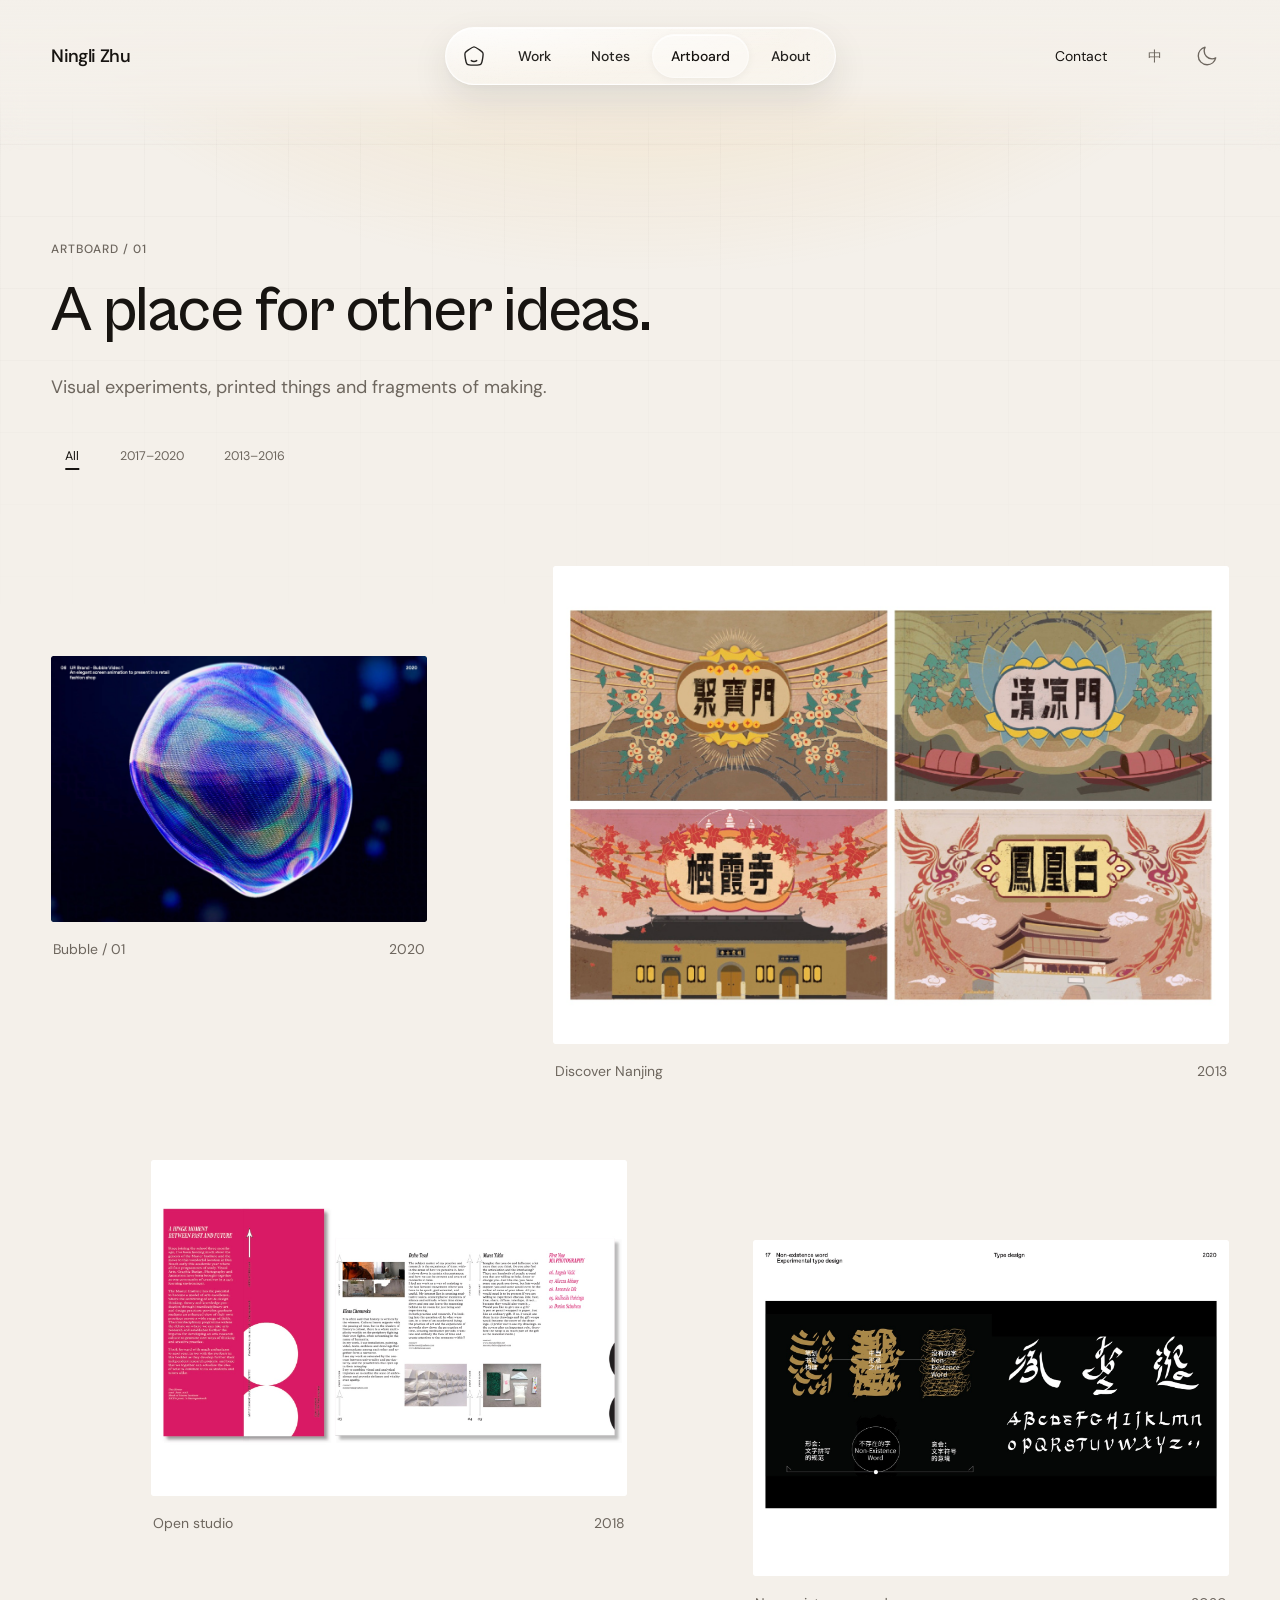
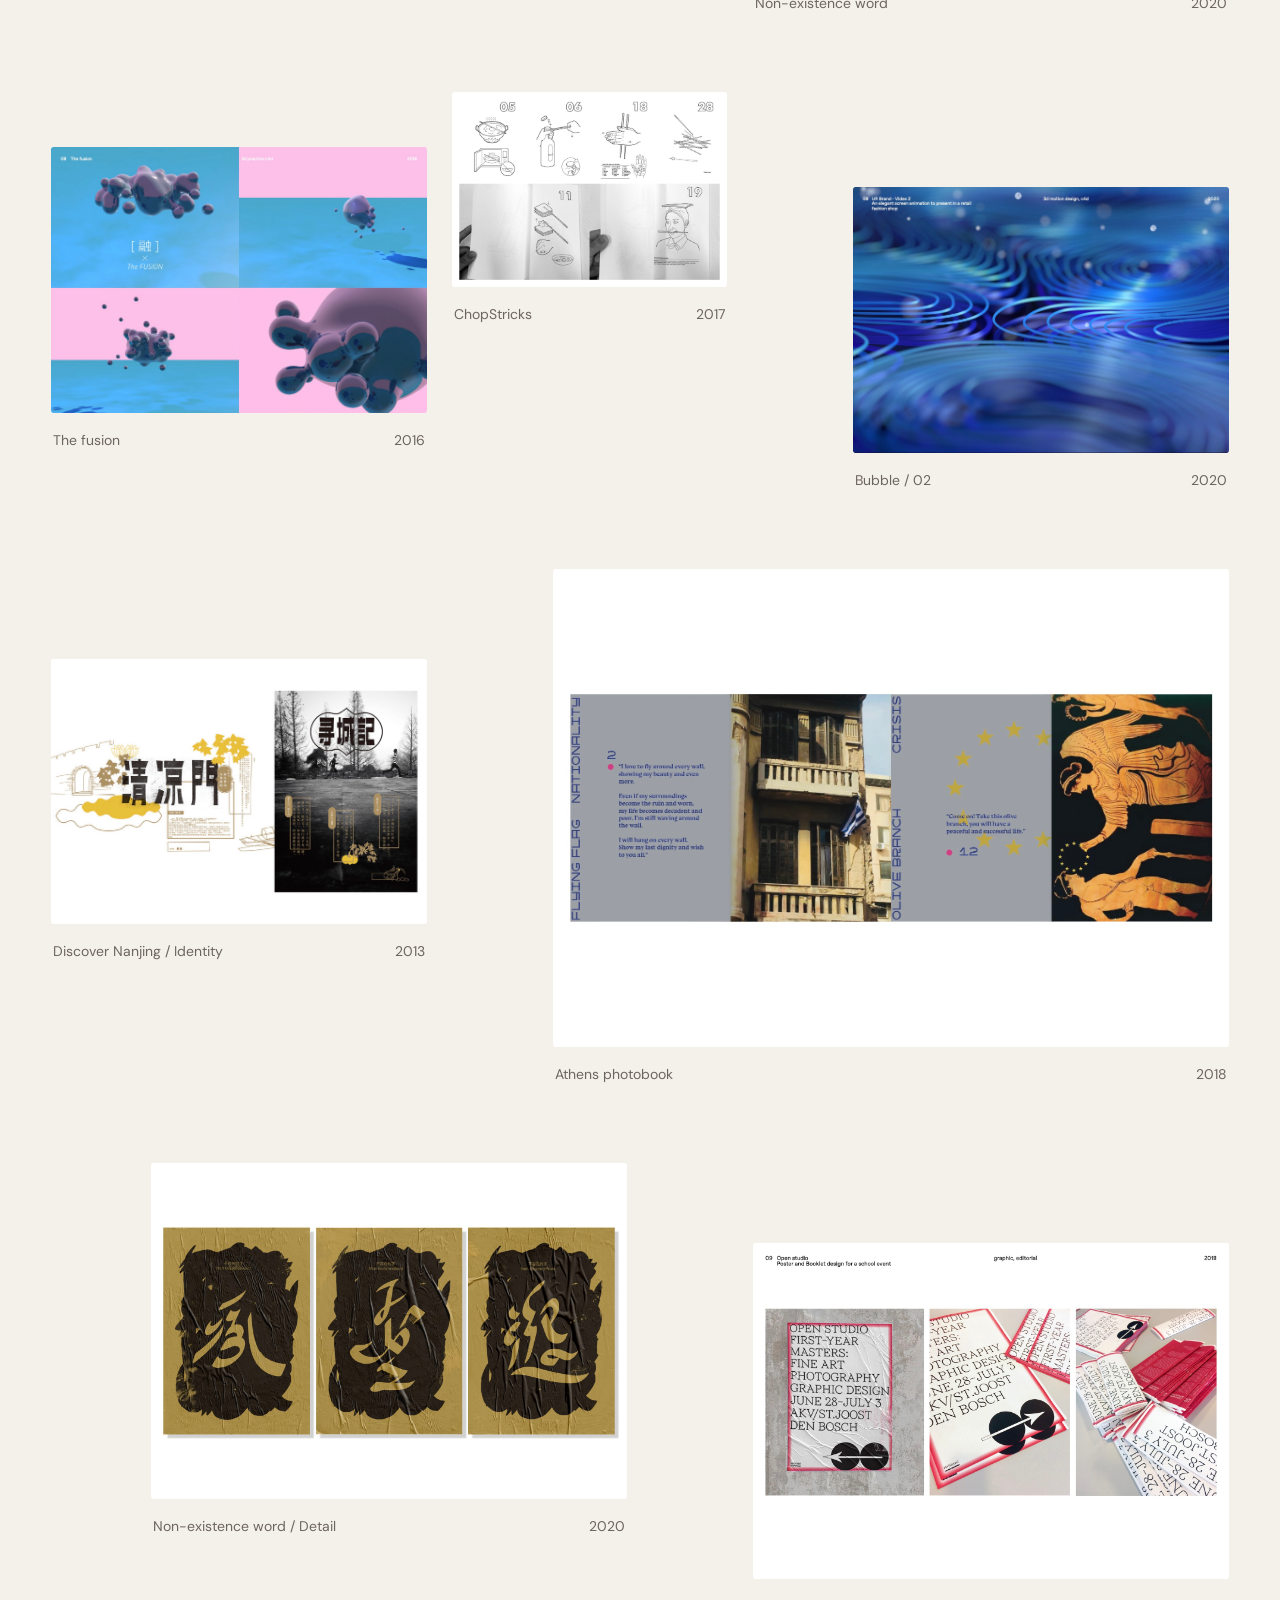
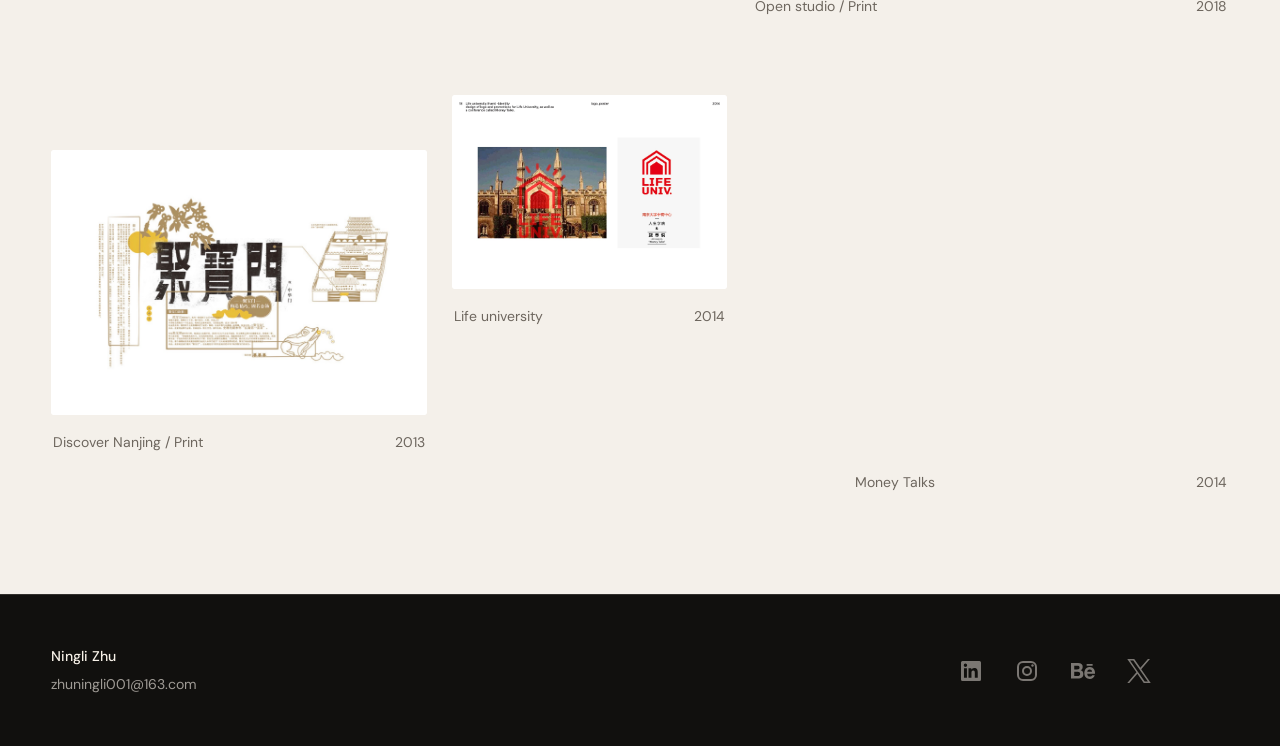
<file: prototype/artboard.html>
<!doctype html><html lang="en"><head><meta charset="utf-8"><meta name="viewport" content="width=device-width,initial-scale=1"><title>Artboard — Ningli Zhu</title><link rel="stylesheet" href="https://fonts.googleapis.com/css2?family=DM+Sans:wght@400;450;500;550;600;650;700&display=swap"><link rel="stylesheet" href="./styles.css"><link rel="stylesheet" href="./product-layer.css?v=artboard"><link rel="stylesheet" href="./artboard.css"><link rel="stylesheet" href="./typography.css?v=20261113-cabinet-songti"><link rel="stylesheet" href="./glass-ui.css?v=20261114-nav-only"><link rel="stylesheet" href="./editorial-rhythm.css?v=4"><link rel="stylesheet" href="./type-system.css?v=20261114-1"></head><body class="artboard-page"><header class="site-header" data-header>
      <a class="brand" href="#top" aria-label="Ningli Zhu home">
        <span>Ningli Zhu</span>
      </a>
      <button
        class="nav-menu-toggle"
        type="button"
        data-nav-toggle
        aria-label="Open navigation menu"
        aria-expanded="false"
        aria-controls="primary-navigation"
      >
        <span></span>
        <span></span>
        <span></span>
      </button>
      <nav
        class="nav"
        id="primary-navigation"
        data-nav-menu
        aria-label="Primary navigation"
      >
        <a class="nav-home" href="./index.html#top" aria-label="Home / 首页"><svg viewBox="0 0 24 24" fill="none" stroke="currentColor" stroke-width="1.7" aria-hidden="true"><path d="m3 11 9-8 9 8M5 10v11h5v-7h4v7h5V10"/></svg><span class="nav-home-label" data-i18n="nav.home">Home</span></a>
        <a href="./index.html#work" ><svg class="nav-icon" viewBox="0 0 24 24" fill="none" stroke="currentColor" stroke-width="1.7" stroke-linecap="round" stroke-linejoin="round" aria-hidden="true"><rect x="4" y="5" width="16" height="15" rx="3"/><path d="M8 3v4m8-4v4M8 11h8m-8 4h5"/></svg><span data-i18n="nav.work">Work</span></a>
        <a href="./notes.html" ><svg class="nav-icon" viewBox="0 0 24 24" fill="none" stroke="currentColor" stroke-width="1.7" stroke-linecap="round" stroke-linejoin="round" aria-hidden="true"><path d="M6 3h9l4 4v14H6zM14 3v5h5M9 12h7m-7 4h5"/></svg><span data-i18n="nav.notes">Notes</span></a>
        <a href="./artboard.html"><span data-i18n="nav.artboard">Artboard</span></a>
        <a href="./about.html" ><svg class="nav-icon" viewBox="0 0 24 24" fill="none" stroke="currentColor" stroke-width="1.7" stroke-linecap="round" stroke-linejoin="round" aria-hidden="true"><circle cx="12" cy="8" r="4"/><path d="M4 21v-2a8 8 0 0 1 16 0v2"/></svg><span data-i18n="nav.about">About</span></a>
      </nav>
      <div class="header-settings" aria-label="Contact, language and appearance">
        <button class="header-contact" type="button" data-email-open aria-haspopup="dialog" aria-controls="email-panel" data-i18n="nav.contact">Contact</button>
        <button
          class="language-toggle"
          type="button"
          data-language-toggle
          aria-label="Switch language"
        >
          <span data-language-label>中</span>
        </button>
        <button
          class="theme-toggle"
          type="button"
          data-theme-toggle
          aria-label="Switch to dark theme"
          aria-pressed="false"
        >
          <span data-theme-label><svg viewBox="0 0 24 24" width="22" height="22" fill="currentColor" aria-hidden="true"><path d="M20.6 14.3A8.6 8.6 0 0 1 9.7 3.4a9 9 0 1 0 10.9 10.9Z"/></svg></span>
        </button>
      </div>
    </header><main id="top" class="artboard-main"><section class="section artboard-intro"><p class="eyebrow">ARTBOARD / 01</p><h1 data-en="A place for other ideas." data-zh="一些自由生长的画面。">A place for other ideas.</h1><p data-en="Visual experiments, printed things and fragments of making." data-zh="视觉实验、纸上作品，以及创作过程里留下的片段。">Visual experiments, printed things and fragments of making.</p><div class="art-time" aria-label="Artwork time"><button class="filter-chip active" data-art-time="all" aria-pressed="true" data-en="All" data-zh="全部">All</button><button class="filter-chip" data-art-time="2017-2020" aria-pressed="false">2017–2020</button><button class="filter-chip" data-art-time="2013-2016" aria-pressed="false">2013–2016</button></div></section><section class="art-wall section" aria-label="Visual work / 视觉作品"><figure class="art-piece" data-year="2020"><button type="button" class="art-open" aria-label="Bubble / 01 / 泡泡 / 01"><img src="./assets/artboard/page-26.jpg" alt="Bubble / 01 / 泡泡 / 01" loading="lazy" decoding="async"></button><figcaption><span data-en="Bubble / 01" data-zh="泡泡 / 01">Bubble / 01</span><span>2020</span></figcaption></figure><figure class="art-piece" data-year="2013"><button type="button" class="art-open" aria-label="Discover Nanjing / 发现南京"><img src="./assets/artboard/page-50.jpg" alt="Discover Nanjing / 发现南京" loading="lazy" decoding="async"></button><figcaption><span data-en="Discover Nanjing" data-zh="发现南京">Discover Nanjing</span><span>2013</span></figcaption></figure><figure class="art-piece" data-year="2018"><button type="button" class="art-open" aria-label="Open studio / 开放工作室"><img src="./assets/artboard/page-35.jpg" alt="Open studio / 开放工作室" loading="lazy" decoding="async"></button><figcaption><span data-en="Open studio" data-zh="开放工作室">Open studio</span><span>2018</span></figcaption></figure><figure class="art-piece" data-year="2020"><button type="button" class="art-open" aria-label="Non-existence word / 不存在的字"><img src="./assets/artboard/page-54.jpg" alt="Non-existence word / 不存在的字" loading="lazy" decoding="async"></button><figcaption><span data-en="Non-existence word" data-zh="不存在的字">Non-existence word</span><span>2020</span></figcaption></figure><figure class="art-piece" data-year="2016"><button type="button" class="art-open" aria-label="The fusion / 融合"><img src="./assets/artboard/page-32.jpg" alt="The fusion / 融合" loading="lazy" decoding="async"></button><figcaption><span data-en="The fusion" data-zh="融合">The fusion</span><span>2016</span></figcaption></figure><figure class="art-piece" data-year="2017"><button type="button" class="art-open" aria-label="ChopStricks / 筷子使用的另一种方式"><img src="./assets/artboard/page-45.jpg" alt="ChopStricks / 筷子使用的另一种方式" loading="lazy" decoding="async"></button><figcaption><span data-en="ChopStricks" data-zh="筷子使用的另一种方式">ChopStricks</span><span>2017</span></figcaption></figure><figure class="art-piece" data-year="2020"><button type="button" class="art-open" aria-label="Bubble / 02 / 泡泡 / 02"><img src="./assets/artboard/page-27.jpg" alt="Bubble / 02 / 泡泡 / 02" loading="lazy" decoding="async"></button><figcaption><span data-en="Bubble / 02" data-zh="泡泡 / 02">Bubble / 02</span><span>2020</span></figcaption></figure><figure class="art-piece" data-year="2013"><button type="button" class="art-open" aria-label="Discover Nanjing / Identity / 发现南京 / 视觉识别"><img src="./assets/artboard/page-48.jpg" alt="Discover Nanjing / Identity / 发现南京 / 视觉识别" loading="lazy" decoding="async"></button><figcaption><span data-en="Discover Nanjing / Identity" data-zh="发现南京 / 视觉识别">Discover Nanjing / Identity</span><span>2013</span></figcaption></figure><figure class="art-piece" data-year="2018"><button type="button" class="art-open" aria-label="Athens photobook / 雅典摄影书"><img src="./assets/artboard/page-37.jpg" alt="Athens photobook / 雅典摄影书" loading="lazy" decoding="async"></button><figcaption><span data-en="Athens photobook" data-zh="雅典摄影书">Athens photobook</span><span>2018</span></figcaption></figure><figure class="art-piece" data-year="2020"><button type="button" class="art-open" aria-label="Non-existence word / Detail / 不存在的字 / 细节"><img src="./assets/artboard/page-55.jpg" alt="Non-existence word / Detail / 不存在的字 / 细节" loading="lazy" decoding="async"></button><figcaption><span data-en="Non-existence word / Detail" data-zh="不存在的字 / 细节">Non-existence word / Detail</span><span>2020</span></figcaption></figure><figure class="art-piece" data-year="2018"><button type="button" class="art-open" aria-label="Open studio / Print / 开放工作室 / 印刷"><img src="./assets/artboard/page-34.jpg" alt="Open studio / Print / 开放工作室 / 印刷" loading="lazy" decoding="async"></button><figcaption><span data-en="Open studio / Print" data-zh="开放工作室 / 印刷">Open studio / Print</span><span>2018</span></figcaption></figure><figure class="art-piece" data-year="2013"><button type="button" class="art-open" aria-label="Discover Nanjing / Print / 发现南京 / 印刷"><img src="./assets/artboard/page-49.jpg" alt="Discover Nanjing / Print / 发现南京 / 印刷" loading="lazy" decoding="async"></button><figcaption><span data-en="Discover Nanjing / Print" data-zh="发现南京 / 印刷">Discover Nanjing / Print</span><span>2013</span></figcaption></figure><figure class="art-piece" data-year="2014"><button type="button" class="art-open" aria-label="Life university / 生活大学"><img src="./assets/artboard/page-56.jpg" alt="Life university / 生活大学" loading="lazy" decoding="async"></button><figcaption><span data-en="Life university" data-zh="生活大学">Life university</span><span>2014</span></figcaption></figure><figure class="art-piece" data-year="2014"><button type="button" class="art-open" aria-label="Money Talks / Money Talks"><img src="./assets/artboard/page-57.jpg" alt="Money Talks / Money Talks" loading="lazy" decoding="async"></button><figcaption><span data-en="Money Talks" data-zh="Money Talks">Money Talks</span><span>2014</span></figcaption></figure></section></main><footer class="site-footer" aria-label="Footer contact links">
      <div class="footer-identity">
        <strong>Ningli Zhu</strong>
        <a href="mailto:zhuningli001@163.com">zhuningli001@163.com</a>
      </div>
      <nav class="footer-links" aria-label="Social links">
        <a href="https://www.linkedin.com/in/n-zhu/" aria-label="LinkedIn" title="LinkedIn"><svg viewBox="0 0 24 24" fill="currentColor" aria-hidden="true"><path d="M20.45 2H3.55A1.53 1.53 0 0 0 2 3.51v16.98A1.53 1.53 0 0 0 3.55 22h16.9A1.53 1.53 0 0 0 22 20.49V3.51A1.53 1.53 0 0 0 20.45 2ZM7.93 18.75H4.98V9.2h2.95ZM6.45 7.9a1.71 1.71 0 1 1 0-3.42 1.71 1.71 0 0 1 0 3.42Zm12.3 10.85H15.8V14.1c0-1.11-.02-2.54-1.55-2.54-1.55 0-1.79 1.21-1.79 2.46v4.73H9.51V9.2h2.83v1.3h.04a3.1 3.1 0 0 1 2.79-1.53c2.98 0 3.58 1.96 3.58 4.51Z"/></svg></a>
        <a href="https://www.instagram.com/momooooooooomx2/" aria-label="Instagram" title="Instagram"><svg viewBox="0 0 24 24" fill="currentColor" aria-hidden="true"><rect x="3" y="3" width="18" height="18" rx="5" fill="none" stroke="currentColor" stroke-width="2"/><circle cx="12" cy="12" r="4" fill="none" stroke="currentColor" stroke-width="2"/><circle cx="17.5" cy="6.5" r="1.2"/></svg></a>
        <a href="https://www.behance.net/ou-momo" aria-label="Behance" title="Behance"><svg fill="currentColor" aria-hidden="true" viewBox="0 0 24 24" xmlns="http://www.w3.org/2000/svg"><path d="M16.969 16.927a2.561 2.561 0 0 0 1.901.677 2.501 2.501 0 0 0 1.531-.475c.362-.235.636-.584.779-.99h2.585a5.091 5.091 0 0 1-1.9 2.896 5.292 5.292 0 0 1-3.091.88 5.839 5.839 0 0 1-2.284-.433 4.871 4.871 0 0 1-1.723-1.211 5.657 5.657 0 0 1-1.08-1.874 7.057 7.057 0 0 1-.383-2.393c-.005-.8.129-1.595.396-2.349a5.313 5.313 0 0 1 5.088-3.604 4.87 4.87 0 0 1 2.376.563c.661.362 1.231.87 1.668 1.485a6.2 6.2 0 0 1 .943 2.133c.194.821.263 1.666.205 2.508h-7.699c-.063.79.184 1.574.688 2.187ZM6.947 4.084a8.065 8.065 0 0 1 1.928.198 4.29 4.29 0 0 1 1.49.638c.418.303.748.711.958 1.182.241.579.357 1.203.341 1.83a3.506 3.506 0 0 1-.506 1.961 3.726 3.726 0 0 1-1.503 1.287 3.588 3.588 0 0 1 2.027 1.437c.464.747.697 1.615.67 2.494a4.593 4.593 0 0 1-.423 2.032 3.945 3.945 0 0 1-1.163 1.413 5.114 5.114 0 0 1-1.683.807 7.135 7.135 0 0 1-1.928.259H0V4.084h6.947Zm-.235 12.9c.308.004.616-.029.916-.099a2.18 2.18 0 0 0 .766-.332c.228-.158.411-.371.534-.619.142-.317.208-.663.191-1.009a2.08 2.08 0 0 0-.642-1.715 2.618 2.618 0 0 0-1.696-.505h-3.54v4.279h3.471Zm13.635-5.967a2.13 2.13 0 0 0-1.654-.619 2.336 2.336 0 0 0-1.163.259 2.474 2.474 0 0 0-.738.62 2.359 2.359 0 0 0-.396.792c-.074.239-.12.485-.137.734h4.769a3.239 3.239 0 0 0-.679-1.785l-.002-.001Zm-13.813-.648a2.254 2.254 0 0 0 1.423-.433c.399-.355.607-.88.56-1.413a1.916 1.916 0 0 0-.178-.891 1.298 1.298 0 0 0-.495-.533 1.851 1.851 0 0 0-.711-.274 3.966 3.966 0 0 0-.835-.073H3.241v3.631h3.293v-.014ZM21.62 5.122h-5.976v1.527h5.976V5.122Z"/></svg></a>
        <a href="https://x.com/NingliZhu" aria-label="X" title="X"><svg fill="currentColor" aria-hidden="true" viewBox="0 0 24 24" xmlns="http://www.w3.org/2000/svg"><path d="M14.234 10.162 22.977 0h-2.072l-7.591 8.824L7.251 0H.258l9.168 13.343L.258 24H2.33l8.016-9.318L16.749 24h6.993zm-2.837 3.299-.929-1.329L3.076 1.56h3.182l5.965 8.532.929 1.329 7.754 11.09h-3.182z"/></svg></a>
      </nav>
    </footer><aside
      class="email-drawer"
      id="email-panel"
      data-email-drawer
      aria-hidden="true"
    >
      <div class="email-drawer-backdrop" data-email-close></div>
      <div
        class="email-drawer-panel"
        role="dialog"
        aria-modal="true"
        aria-labelledby="email-drawer-title"
      >
        <button
          class="email-drawer-close"
          type="button"
          data-email-close
          aria-label="Close email form"
        >
          ×
        </button>
        <p class="eyebrow" data-i18n="emailDrawer.eyebrow">Contact</p>
        <h2 id="email-drawer-title" data-i18n="emailDrawer.title">
          Let’s connect
        </h2>
        <p class="email-drawer-copy" data-i18n="emailDrawer.copy">
          Share a role, collaboration or project idea. This form opens your
          default email draft when submitted.
        </p>
        <form
          class="email-form"
          action="mailto:zhuningli001@163.com"
          method="post"
          enctype="text/plain"
        >
          <label>
            <span data-i18n="emailDrawer.name">Your name</span>
            <input name="name" type="text" autocomplete="name" />
          </label>
          <label>
            <span data-i18n="emailDrawer.reply">Reply email</span>
            <input name="email" type="email" autocomplete="email" required />
          </label>
          <label>
            <span data-i18n="emailDrawer.message">Message</span>
            <textarea name="message" rows="6" required></textarea>
          </label>
          <button type="submit" data-i18n="emailDrawer.send">
            Open email draft ↗
          </button>
        </form>
        <a
          class="email-direct-link"
          href="mailto:zhuningli001@163.com"
          data-i18n="emailDrawer.direct"
        >
          zhuningli001@163.com ↗
        </a>
      </div>
    </aside><dialog class="art-lightbox"><button class="art-close" aria-label="Close / 关闭">×</button><img alt=""></dialog><script src="./showcase.js"></script><script src="./script.js?v=20261120-init-fix"></script><script src="./artboard.js"></script><script src="./ui-icons.js?v=20261113"></script><script src="./editorial-rhythm.js?v=1"></script></body></html>
</file>
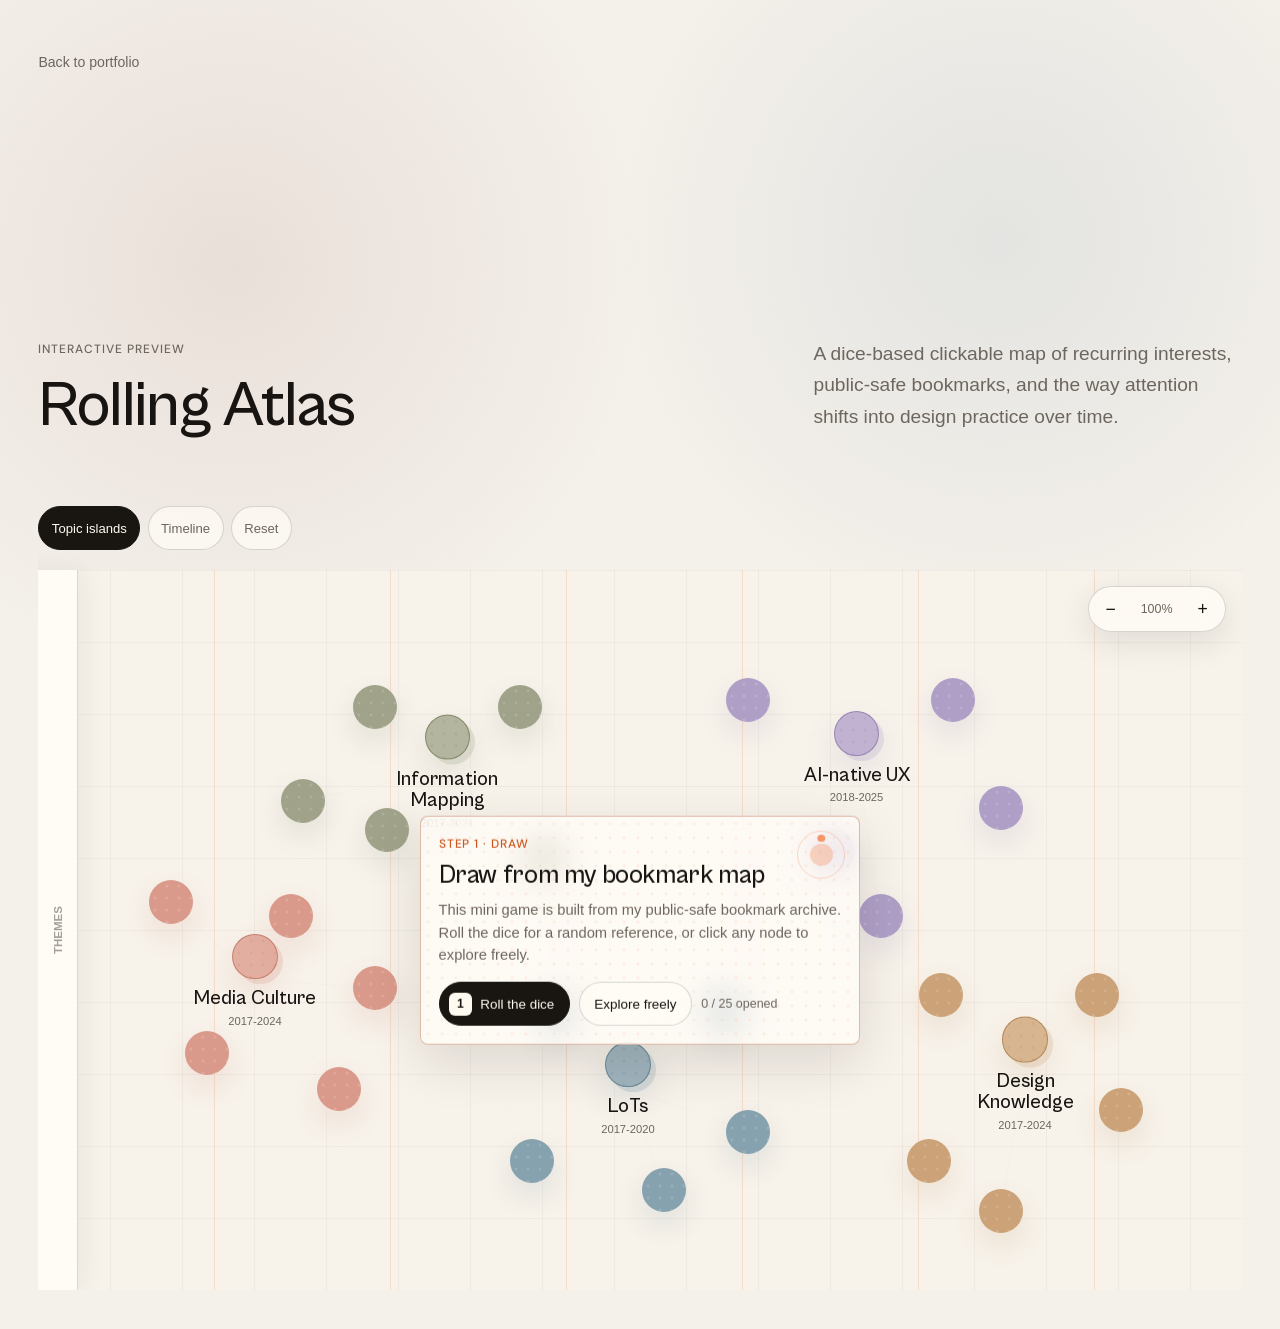
<file: prototype/career-atlas-preview.html>
<!doctype html>
<html lang="en">
  <head>
    <meta charset="utf-8" />
    <meta
      name="viewport"
      content="width=device-width, initial-scale=1, viewport-fit=cover"
    />
    <title>Rolling Atlas Preview — Ningli Zhu</title>
    <meta
      name="description"
      content="Standalone preview of Ningli Zhu's attention atlas interaction."
    />
    <script>
      (() => {
        const storedTheme = localStorage.getItem("portfolio-theme");
        document.documentElement.dataset.theme =
          storedTheme === "dark" ? "dark" : "light";
      })();
    </script>
    <link rel="preconnect" href="https://fonts.googleapis.com" />
    <link rel="preconnect" href="https://fonts.gstatic.com" crossorigin />
    <link
      rel="stylesheet"
      href="https://fonts.googleapis.com/css2?family=DM+Sans:wght@400;450;500;550;600;650;700&display=swap"
    />
    <link rel="stylesheet" href="./career-atlas-preview.css?v=20260802-atlas-previews-hitfix" />
  <link rel="stylesheet" href="./typography.css?v=20261113-cabinet-songti"><link rel="stylesheet" href="./glass-ui.css?v=20261114-nav-only"><link rel="stylesheet" href="./type-system.css?v=20261114-1"></head>
  <body>
    <main class="atlas-page">
      <header class="atlas-hero">
        <a class="back-link" href="./index.html">Back to portfolio</a>
        <div class="atlas-hero-grid">
          <div>
            <p class="eyebrow" data-atlas-eyebrow></p>
            <h1 data-atlas-title></h1>
          </div>
          <p data-atlas-intro></p>
        </div>
      </header>

      <section class="atlas-shell" aria-labelledby="atlas-map-title">
        <div class="atlas-toolbar">
          <h2 id="atlas-map-title" class="sr-only">Rolling Atlas map controls</h2>
          <div class="atlas-controls" aria-label="Atlas view controls">
            <button
              class="atlas-control active"
              type="button"
              data-view-mode="topic"
            >
              Topic islands
            </button>
            <button class="atlas-control" type="button" data-view-mode="phase">
              Timeline
            </button>
            <button class="atlas-reset" type="button" data-reset-atlas>
              Reset
            </button>
          </div>
        </div>

        <div class="atlas-body panel-collapsed" data-atlas-body>
          <aside
            class="atlas-index"
            id="atlas-theme-panel"
            aria-label="Theme islands"
          >
            <button
              class="atlas-index-toggle"
              type="button"
              data-panel-toggle
              aria-controls="atlas-theme-panel-content"
              aria-expanded="false"
              aria-label="Expand theme panel"
            >
              <span data-panel-label>Themes</span>
            </button>
            <div
              class="atlas-index-content"
              id="atlas-theme-panel-content"
              data-panel-content
              aria-hidden="true"
              inert
            >
              <div class="atlas-stat">
                <strong data-node-count>24</strong>
                <span>clickable nodes</span>
              </div>
              <div class="atlas-island-list" data-island-list></div>
              <p class="atlas-source-note" data-source-note></p>
            </div>
          </aside>

          <div class="atlas-stage-wrap">
            <div class="atlas-stage" data-atlas-stage>
              <div class="atlas-grid" aria-hidden="true"></div>
              <div class="atlas-game" aria-label="Bookmark draw game">
                <span class="atlas-game-orbit" aria-hidden="true"></span>
                <div class="atlas-game-copy">
                  <p class="eyebrow" data-game-step>Step 1 · Draw</p>
                  <h3>Draw from my bookmark map</h3>
                  <p data-game-status>
                    This mini game is built from my public-safe bookmark
                    archive. Let the map pick one reference link, then use the
                    keywords and my note as a reading prompt.
                  </p>
                </div>
                <div class="atlas-game-actions">
                  <button class="atlas-draw" type="button" data-draw-node>
                    <span class="dice-face" data-dice-face aria-hidden="true">1</span>
                    <span data-draw-label>Roll the dice</span>
                  </button>
                  <button class="atlas-free-play" type="button" data-free-explore>
                    Explore freely
                  </button>
                  <span data-seen-count>0 / 25 opened</span>
                </div>
              </div>
              <svg
                class="atlas-lines"
                data-atlas-lines
                viewBox="0 0 100 100"
                preserveAspectRatio="none"
                aria-hidden="true"
              ></svg>
              <div class="atlas-islands" data-islands></div>
              <div class="atlas-nodes" data-nodes></div>
              <div class="atlas-zoom" aria-label="Map zoom controls">
                <button type="button" data-zoom-out aria-label="Zoom out">−</button>
                <span data-zoom-label>100%</span>
                <button type="button" data-zoom-in aria-label="Zoom in">+</button>
              </div>
            </div>
          </div>

          <aside
            class="atlas-card is-empty"
            data-detail-card
            aria-live="polite"
          ></aside>
        </div>
      </section>
    </main>

    <script src="./career-atlas-data.js?v=20260802-atlas-previews"></script>
    <script src="./career-atlas-preview.js?v=20260802-atlas-previews-eager"></script>
  <script src="./ui-icons.js?v=20261113"></script></body>
</html>
</file>
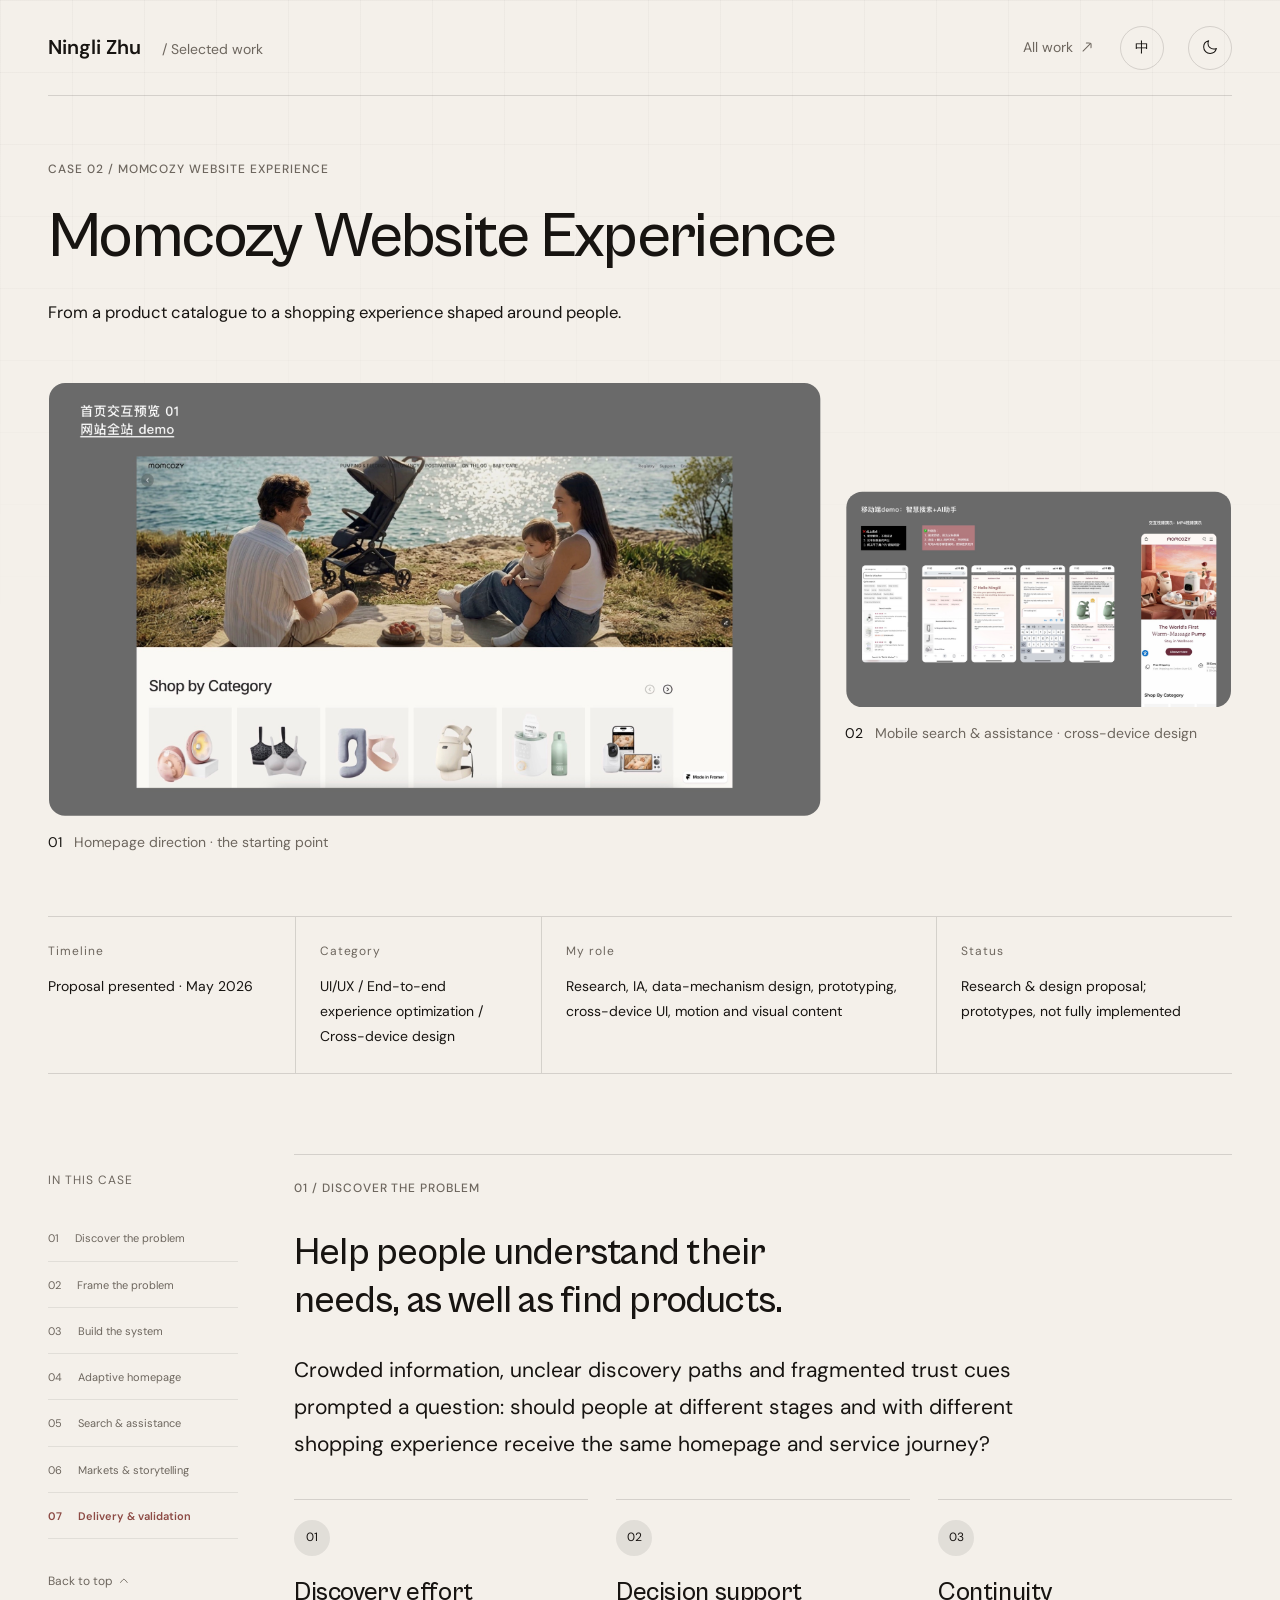
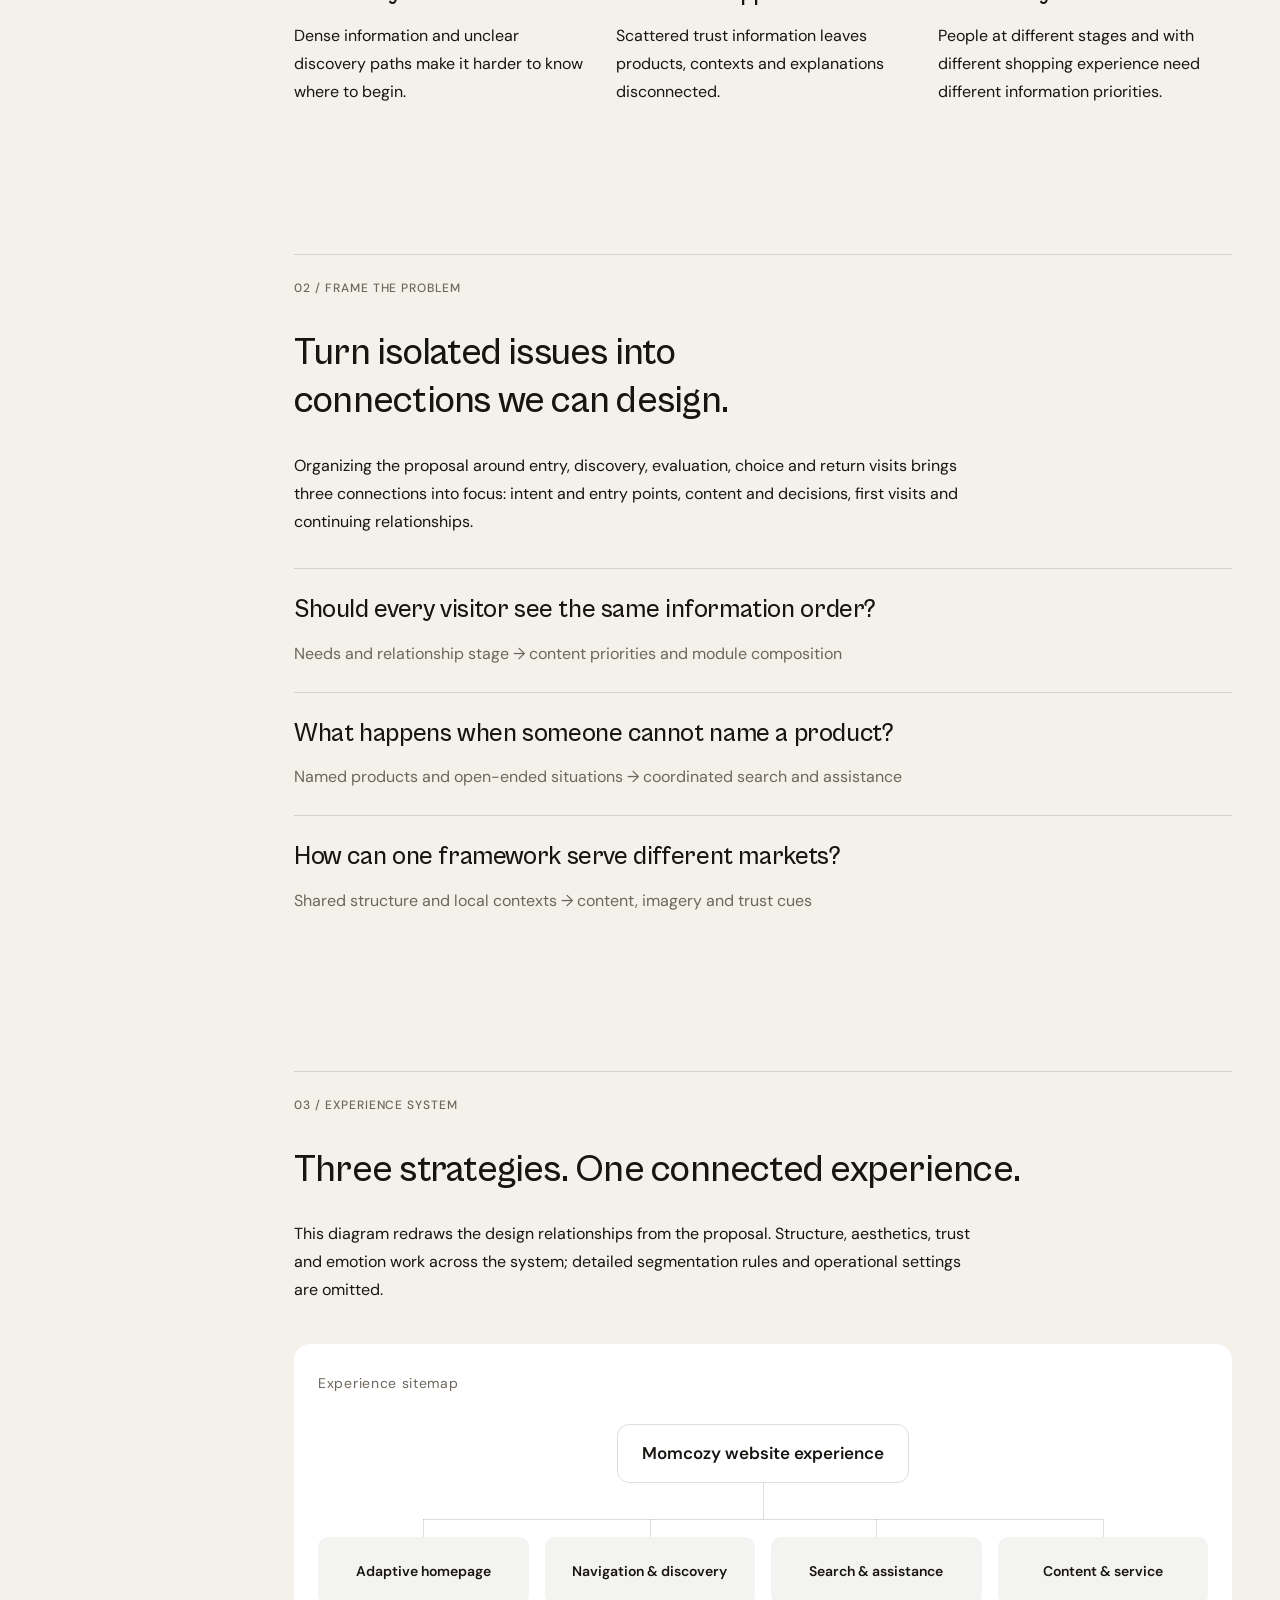
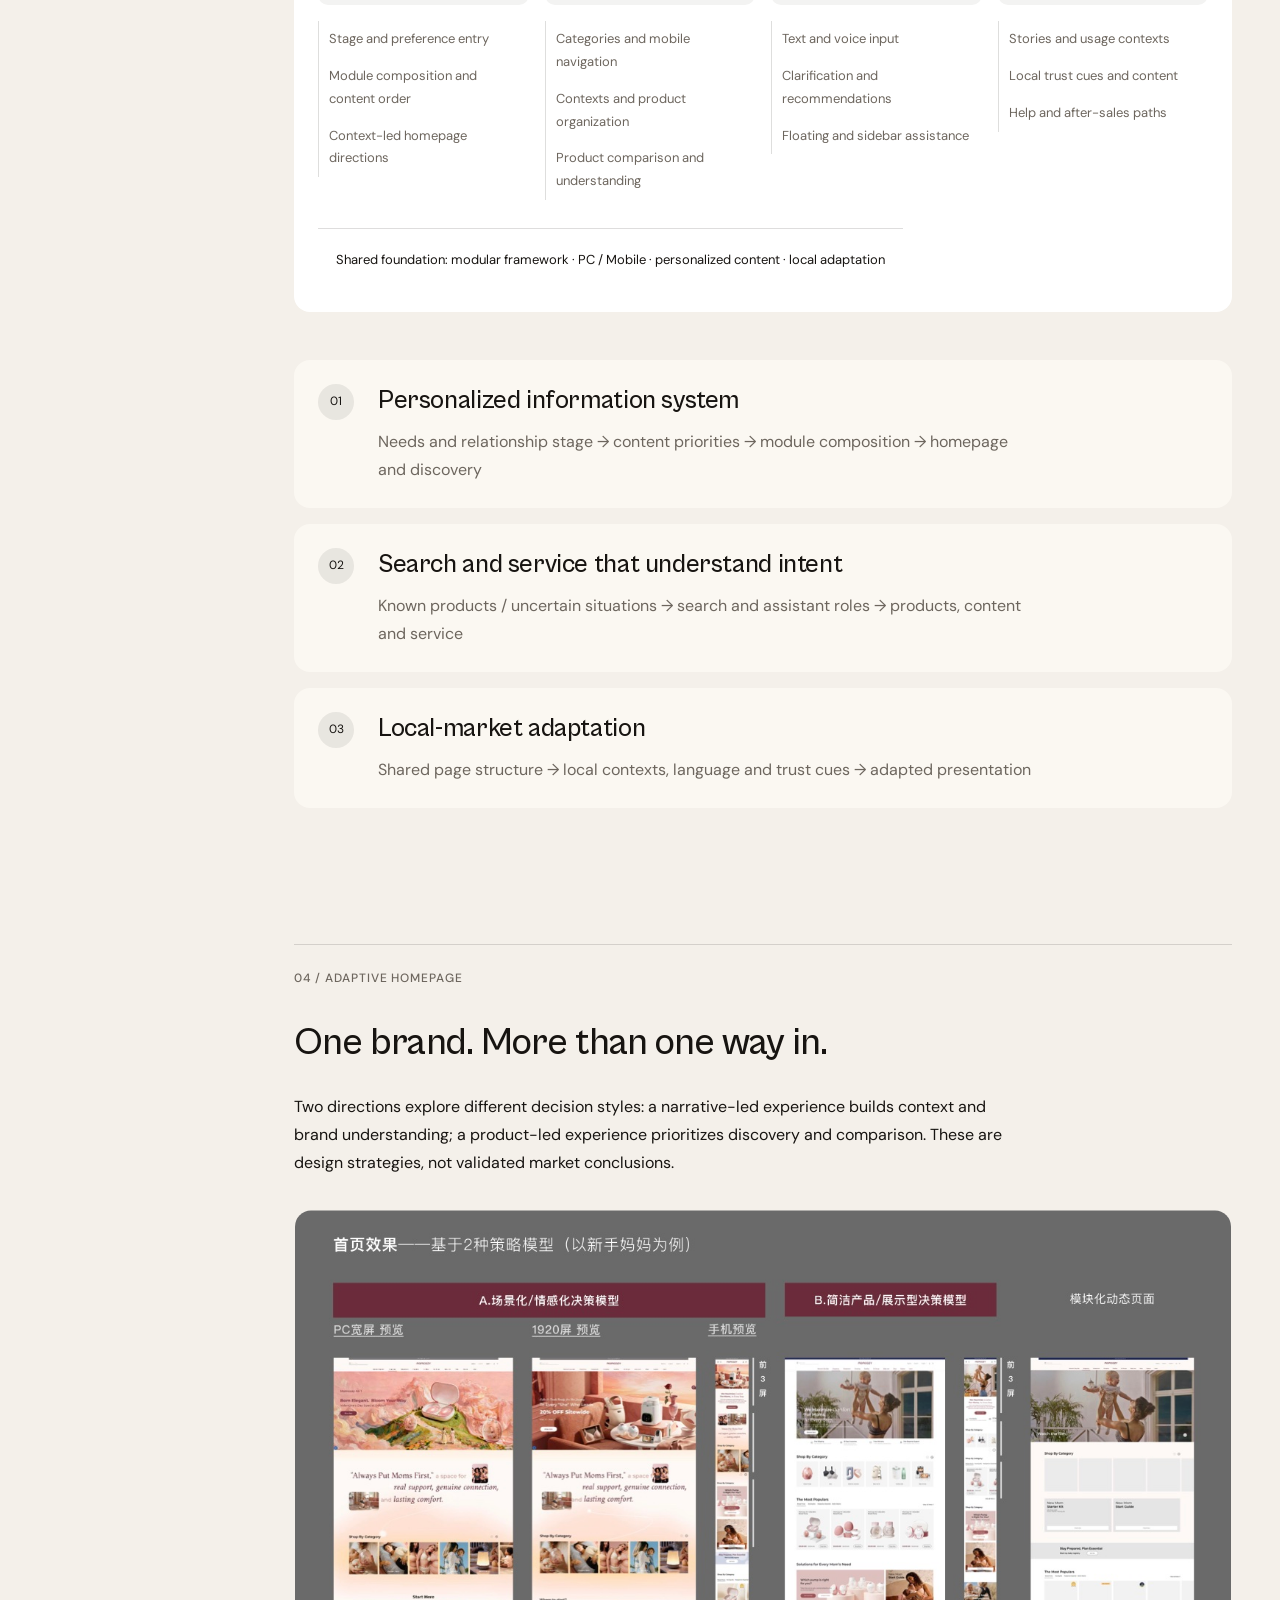
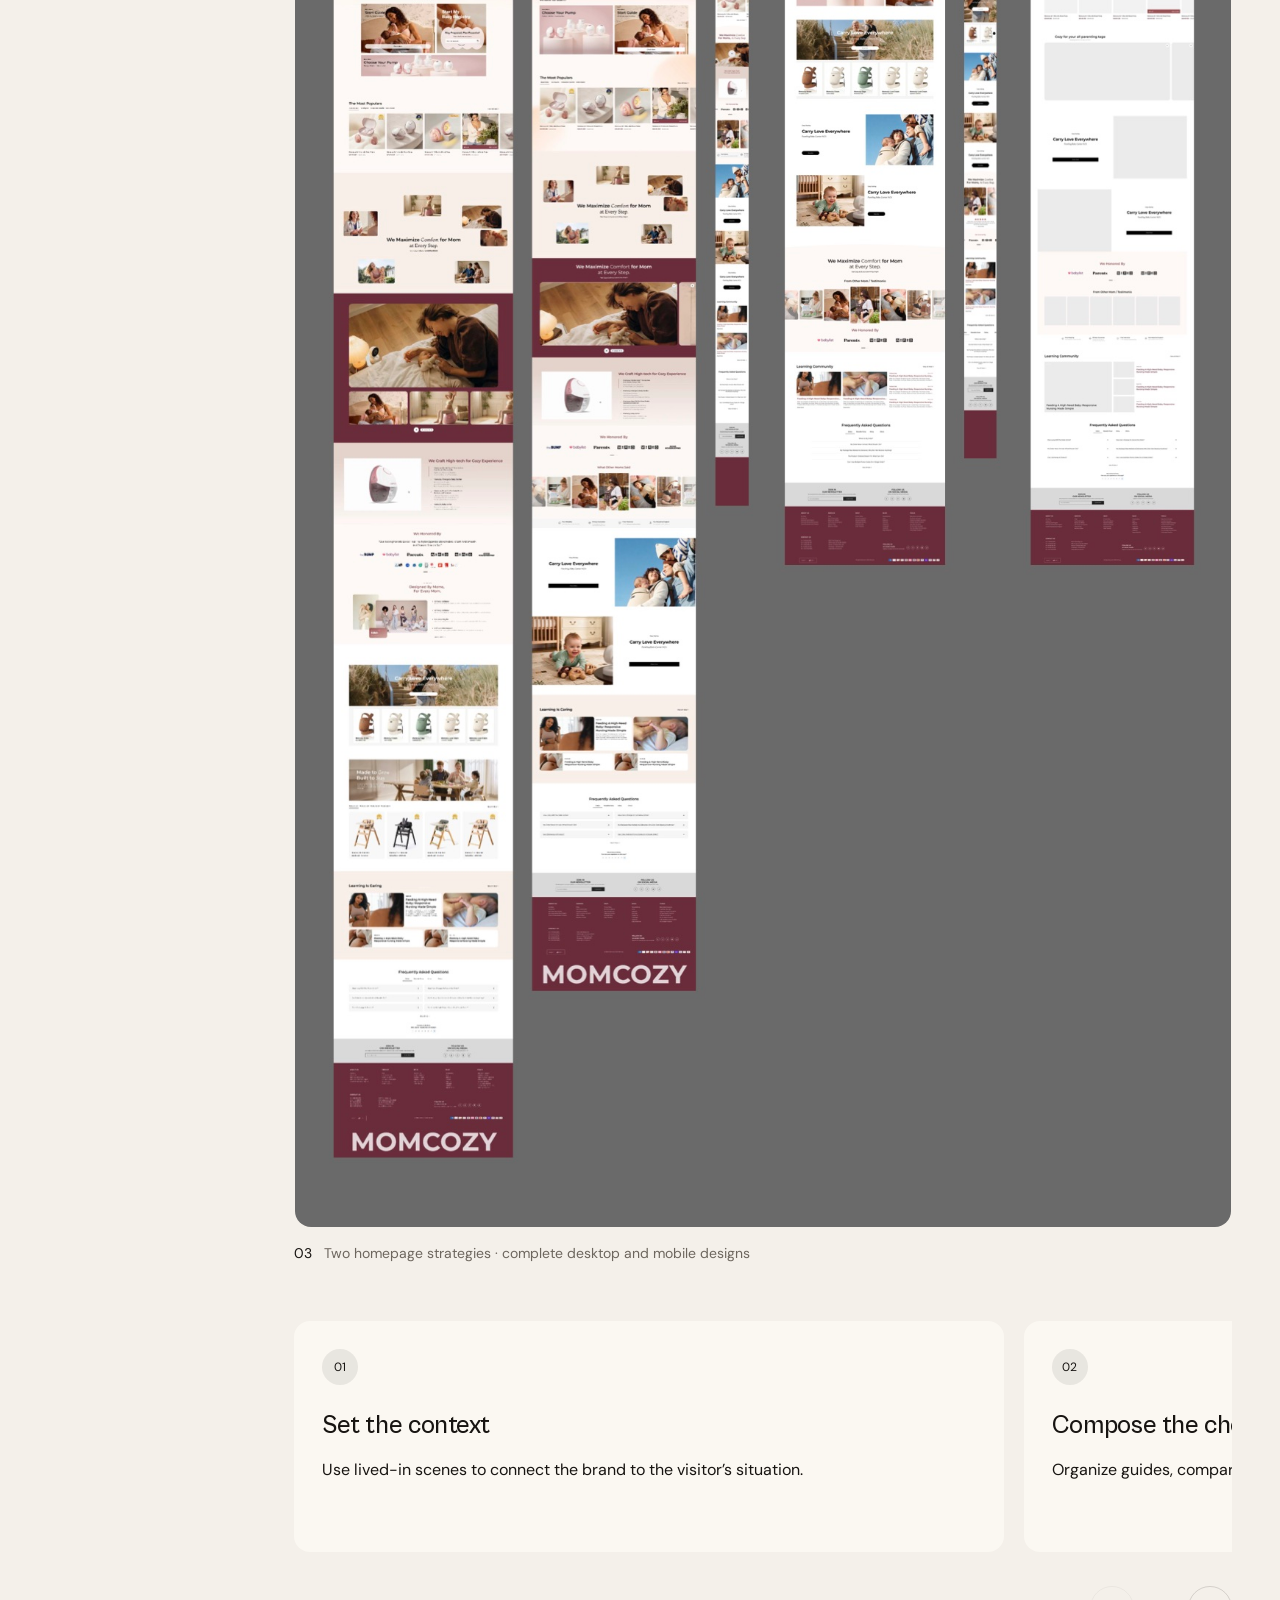
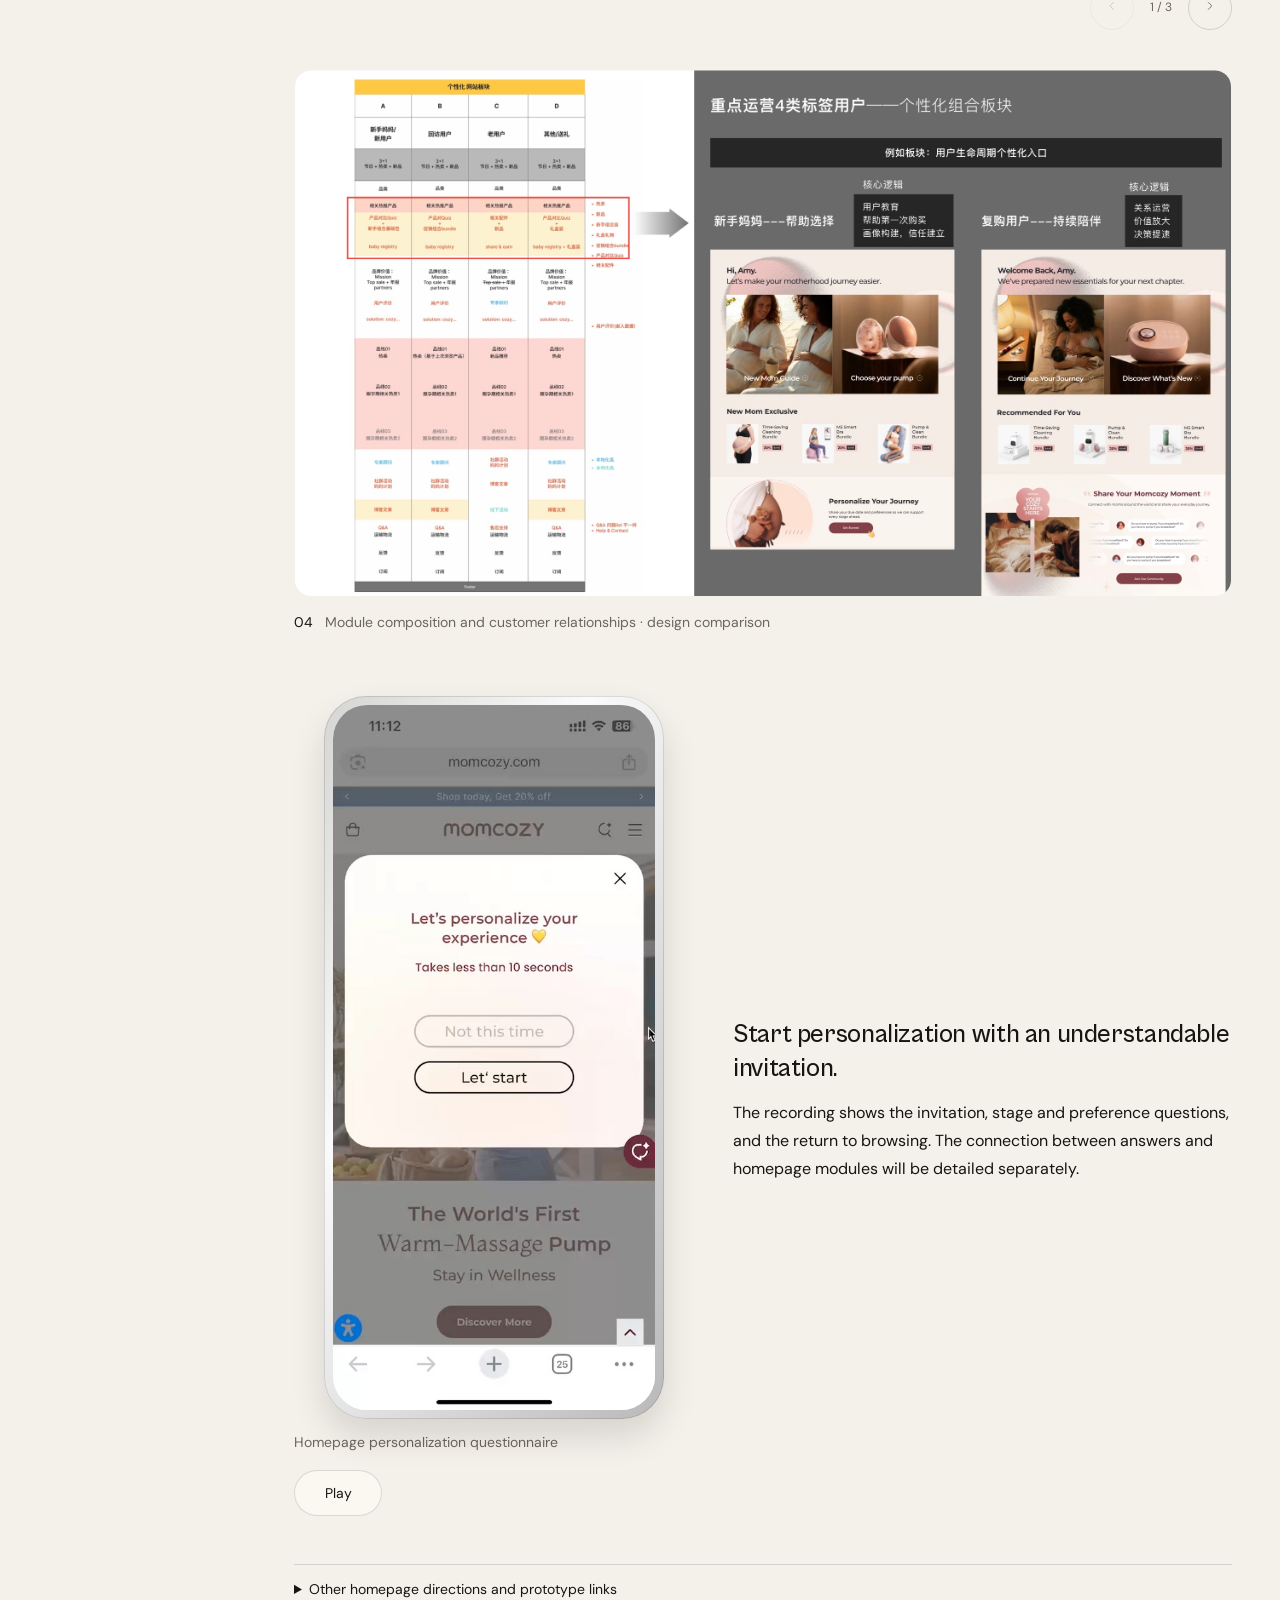
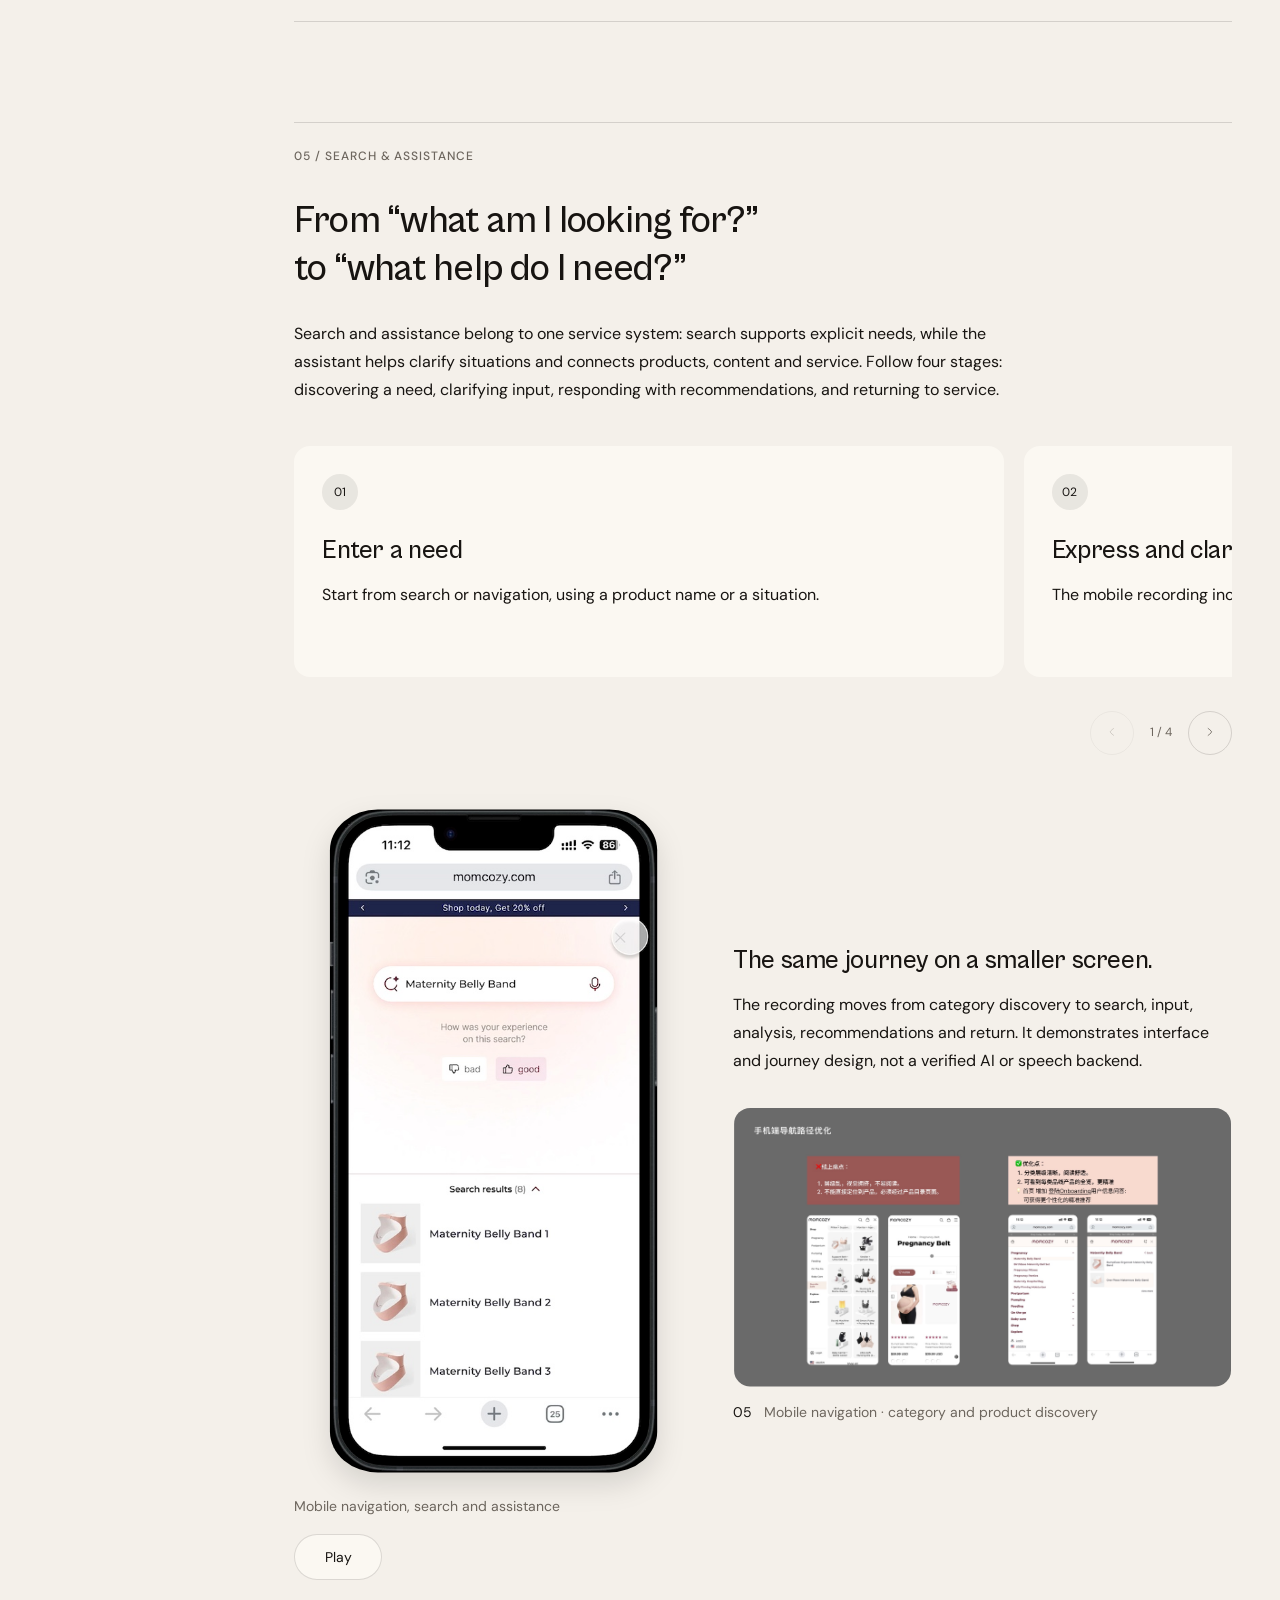
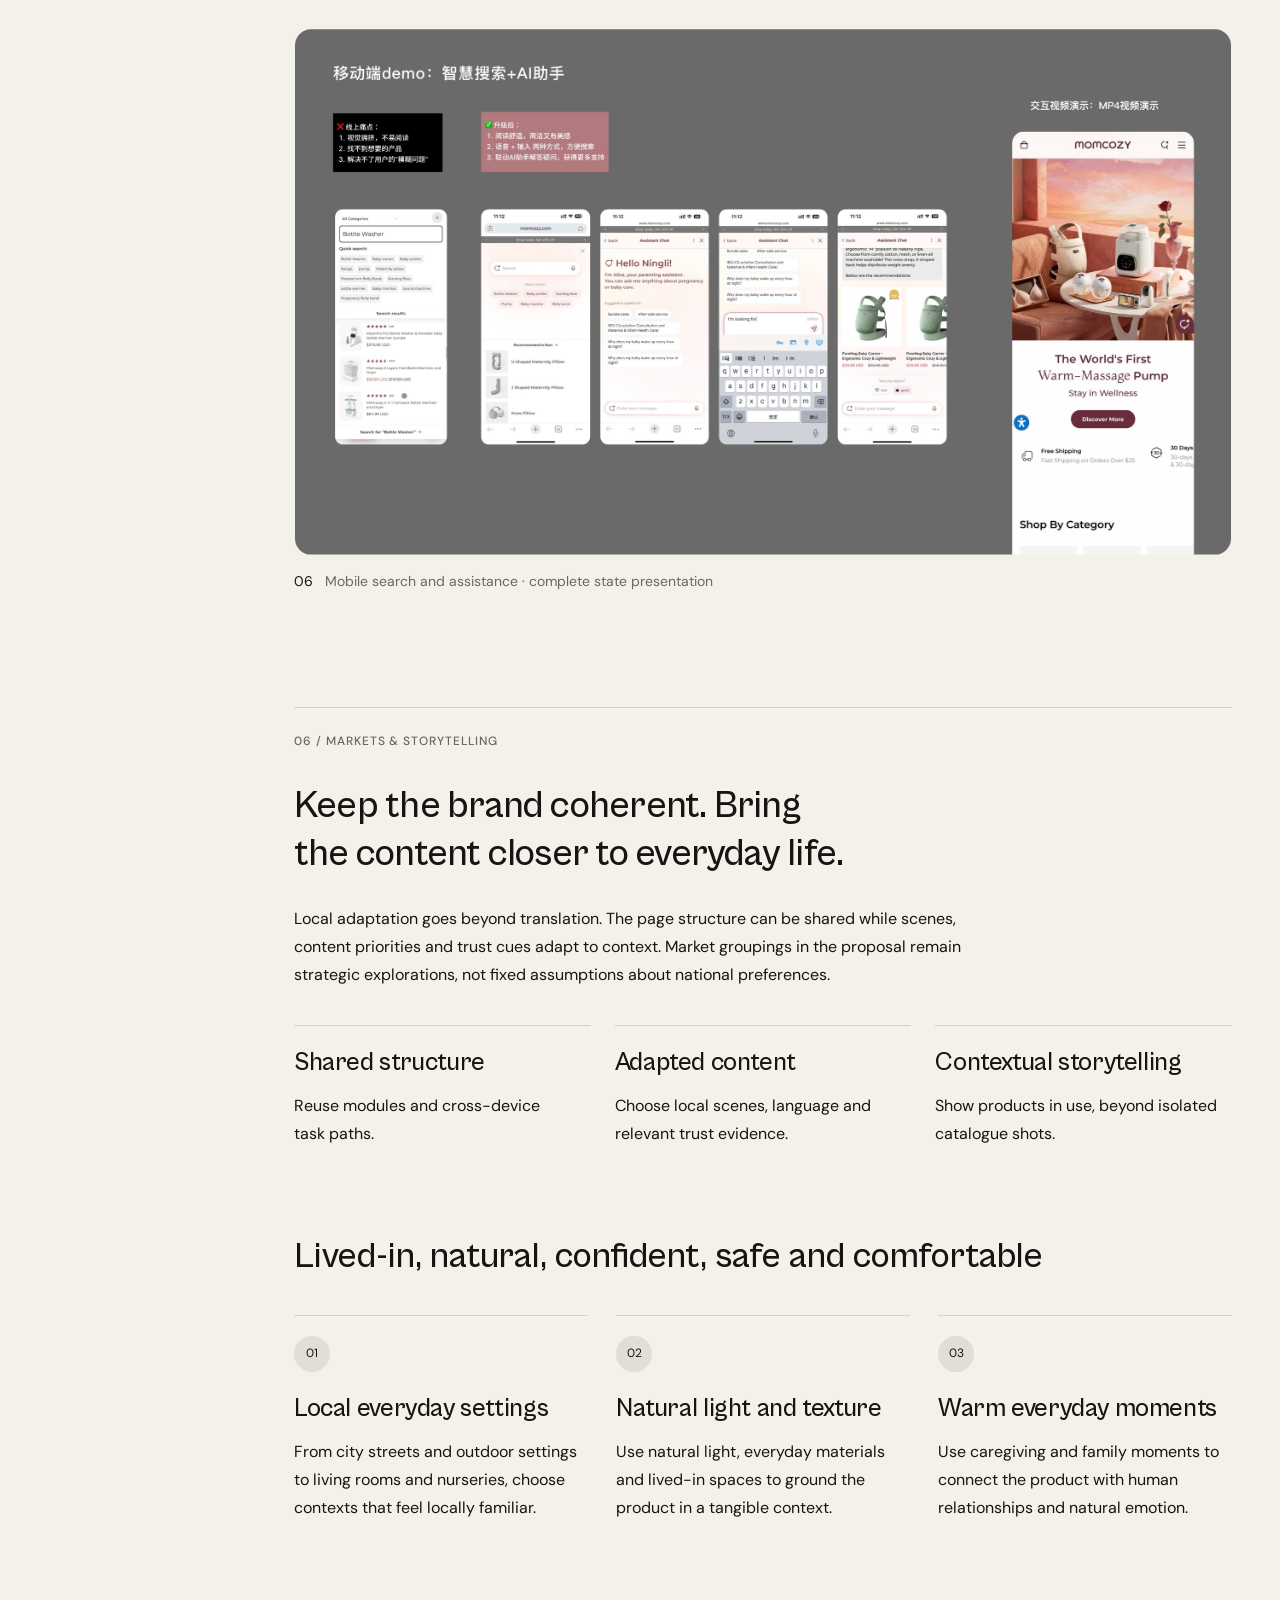
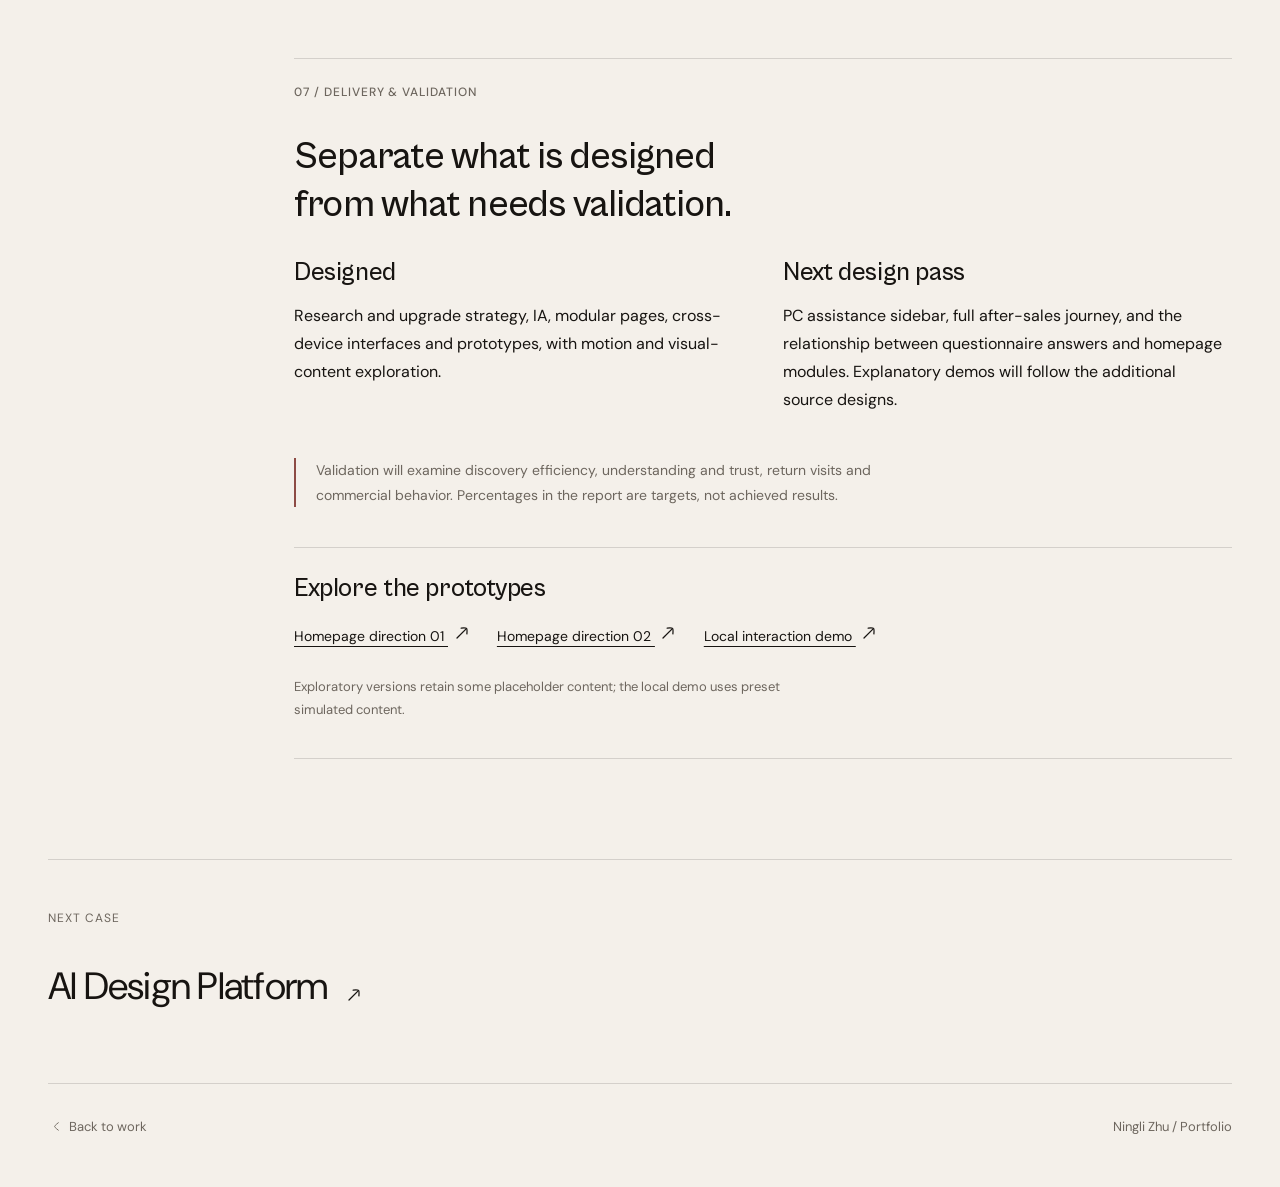
<file: prototype/momcozy-web.html>
<!doctype html><html lang="zh-Hans"><head><meta charset="utf-8"><meta name="viewport" content="width=device-width,initial-scale=1"><title>Momcozy Website Experience — Ningli Zhu</title><link rel="stylesheet" href="https://fonts.googleapis.com/css2?family=DM+Sans:wght@400;450;500;550;600;650;700&display=swap"><link rel="stylesheet" href="./styles.css"><link rel="stylesheet" href="./case.css"><link rel="stylesheet" href="./product-layer.css"><link rel="stylesheet" href="./momcozy-case.css?v=20261113-iphone"><link rel="stylesheet" href="./case-components.css?v=20261113"><link rel="stylesheet" href="./typography.css?v=20261113-cabinet-songti"><link rel="stylesheet" href="./glass-ui.css?v=20261114-nav-only"><link rel="stylesheet" href="./editorial-rhythm.css?v=3"><link rel="stylesheet" href="./type-system.css?v=20261114-1"></head><body class="case-page momcozy-case" id="top"><a class="case-skip" href="#overview"><span data-zh="跳到项目内容" data-en="Skip to case content">跳到项目内容</span></a><header class="case-header"><a href="./index.html">Ningli Zhu <span>/ Selected work</span></a><nav aria-label="Case navigation"><a href="./index.html#work"><span data-zh="全部作品 ↗" data-en="All work ↗">全部作品 ↗</span></a><button id="case-language" aria-label="Switch language">EN</button><button id="theme" aria-label="Switch theme">◐</button></nav></header><main><div class="case-hero"><p class="eyebrow">CASE 02 / MOMCOZY WEBSITE EXPERIENCE</p><h1 data-zh="Momcozy 独立站升级" data-en="Momcozy Website Experience">Momcozy 独立站升级</h1><p class="case-summary" data-zh="从商品目录，走向更懂用户的购物体验。" data-en="From a product catalogue to a shopping experience shaped around people.">从商品目录，走向更懂用户的购物体验。</p><div class="hero-art"><figure class="case-media"><button class="zoom" type="button" aria-label="首页方案 · 完整页面入口 / Homepage direction · the starting point"><img src="./assets/cases/momcozy/report-14.jpg" alt="首页方案 · 完整页面入口 / Homepage direction · the starting point" loading="lazy" decoding="async"></button><figcaption><span data-zh="首页方案 · 完整页面入口" data-en="Homepage direction · the starting point">首页方案 · 完整页面入口</span></figcaption></figure><figure class="case-media"><button class="zoom" type="button" aria-label="移动搜索与助手 · 跨端设计 / Mobile search & assistance · cross-device design"><img src="./assets/cases/momcozy/report-8.jpg" alt="移动搜索与助手 · 跨端设计 / Mobile search & assistance · cross-device design" loading="lazy" decoding="async"></button><figcaption><span data-zh="移动搜索与助手 · 跨端设计" data-en="Mobile search &amp; assistance · cross-device design">移动搜索与助手 · 跨端设计</span></figcaption></figure></div><dl class="case-meta"><div><dt data-zh="时间 / Timeline" data-en="Timeline">时间 / Timeline</dt><dd data-zh="2026.05 · 方案汇报" data-en="Proposal presented · May 2026">2026.05 · 方案汇报</dd></div><div><dt data-zh="类别 / Category" data-en="Category">类别 / Category</dt><dd data-zh="UIUX/全链路体验优化 / 多端设计" data-en="UI/UX / End-to-end experience optimization / Cross-device design">UIUX/全链路体验优化 / 多端设计</dd></div><div><dt data-zh="角色 / My role" data-en="My role">角色 / My role</dt><dd data-zh="调研、信息架构、数据机制设计、原型、多端界面、动效与视觉内容" data-en="Research, IA, data-mechanism design, prototyping, cross-device UI, motion and visual content">调研、信息架构、数据机制设计、原型、多端界面、动效与视觉内容</dd></div><div><dt data-zh="阶段 / Status" data-en="Status">阶段 / Status</dt><dd data-zh="研究与设计提案；原型演示，未完全落地" data-en="Research &amp; design proposal; prototypes, not fully implemented">研究与设计提案；原型演示，未完全落地</dd></div></dl></div><div class="case-layout"><aside class="case-index"><p>IN THIS CASE</p><nav aria-label="Case sections"><a href="#overview"><span>01</span><span data-zh="发现问题" data-en="Discover the problem">发现问题</span></a><a href="#analysis"><span>02</span><span data-zh="分析问题" data-en="Frame the problem">分析问题</span></a><a href="#system"><span>03</span><span data-zh="搭建方案" data-en="Build the system">搭建方案</span></a><a href="#homepage"><span>04</span><span data-zh="个性化首页" data-en="Adaptive homepage">个性化首页</span></a><a href="#service"><span>05</span><span data-zh="搜索与助手" data-en="Search &amp; assistance">搜索与助手</span></a><a href="#local"><span>06</span><span data-zh="市场与叙事" data-en="Markets &amp; storytelling">市场与叙事</span></a><a href="#reflection"><span>07</span><span data-zh="交付与验证" data-en="Delivery &amp; validation">交付与验证</span></a></nav><a class="back-top" href="#top"><span data-zh="返回顶部 ↑" data-en="Back to top ↑">返回顶部 ↑</span></a></aside><div class="case-story"><section class="case-section" id="overview"><header class="section-label">01 / DISCOVER THE PROBLEM</header><div class="section-body"><h2 data-zh="不只让人找到商品，也帮助人理解自己的需要。" data-en="Help people understand their needs, as well as find products.">不只让人找到商品，也帮助人理解自己的需要。</h2><p class="lead" data-zh="原有体验中的信息拥挤、发现路径不清晰与信任信息分散，促使我重新思考：不同阶段、不同购物经验的人，是否需要相同的首页与服务路径？" data-en="Crowded information, unclear discovery paths and fragmented trust cues prompted a question: should people at different stages and with different shopping experience receive the same homepage and service journey?">原有体验中的信息拥挤、发现路径不清晰与信任信息分散，促使我重新思考：不同阶段、不同购物经验的人，是否需要相同的首页与服务路径？</p><div class="problem-grid"><article><span class="step-number">01</span><h3 data-zh="发现成本" data-en="Discovery effort">发现成本</h3><p data-zh="信息拥挤、发现路径不清晰，用户需要在较多内容中判断从哪里开始。" data-en="Dense information and unclear discovery paths make it harder to know where to begin.">信息拥挤、发现路径不清晰，用户需要在较多内容中判断从哪里开始。</p></article><article><span class="step-number">02</span><h3 data-zh="决策支持" data-en="Decision support">决策支持</h3><p data-zh="信任信息分散，产品、场景与解释内容尚未形成连续的判断路径。" data-en="Scattered trust information leaves products, contexts and explanations disconnected.">信任信息分散，产品、场景与解释内容尚未形成连续的判断路径。</p></article><article><span class="step-number">03</span><h3 data-zh="关系连续性" data-en="Continuity">关系连续性</h3><p data-zh="不同阶段与购物经验的用户，需要的信息优先级并不相同。" data-en="People at different stages and with different shopping experience need different information priorities.">不同阶段与购物经验的用户，需要的信息优先级并不相同。</p></article></div></div></section><section class="case-section" id="analysis"><header class="section-label"><span>02 / FRAME THE PROBLEM</span></header><div class="section-body"><h2 data-zh="把零散问题，转成可以设计的连接。" data-en="Turn isolated issues into connections we can design.">把零散问题，转成可以设计的连接。</h2><p data-zh="将报告中的问题沿“进入—发现—判断—选择—回访”整理后，我把分析重点放在三个连接处：用户意图与入口、内容与决策、首次访问与后续关系。" data-en="Organizing the proposal around entry, discovery, evaluation, choice and return visits brings three connections into focus: intent and entry points, content and decisions, first visits and continuing relationships.">将报告中的问题沿“进入—发现—判断—选择—回访”整理后，我把分析重点放在三个连接处：用户意图与入口、内容与决策、首次访问与后续关系。</p><div class="analysis-ladder"><article><h3 data-zh="同一个首页，是否需要相同的信息顺序？" data-en="Should every visitor see the same information order?">同一个首页，是否需要相同的信息顺序？</h3><p data-zh="用户需求与关系阶段 → 内容优先级与模块组合" data-en="Needs and relationship stage → content priorities and module composition">用户需求与关系阶段 → 内容优先级与模块组合</p></article><article><h3 data-zh="搜索不出商品名时，如何继续？" data-en="What happens when someone cannot name a product?">搜索不出商品名时，如何继续？</h3><p data-zh="明确找品与模糊情境 → 搜索与助手协作" data-en="Named products and open-ended situations → coordinated search and assistance">明确找品与模糊情境 → 搜索与助手协作</p></article><article><h3 data-zh="相同框架，如何适应不同市场？" data-en="How can one framework serve different markets?">相同框架，如何适应不同市场？</h3><p data-zh="共享结构与本地场景 → 内容、视觉与信任表达" data-en="Shared structure and local contexts → content, imagery and trust cues">共享结构与本地场景 → 内容、视觉与信任表达</p></article></div></div></section><section class="case-section" id="system"><header class="section-label">03 / EXPERIENCE SYSTEM</header><div class="section-body"><h2 data-zh="三条策略，共同落到一套体验体系。" data-en="Three strategies. One connected experience.">三条策略，共同落到一套体验体系。</h2><p data-zh="下图依据升级报告重绘设计层关系。结构、美学、信任与情感贯穿其中；具体分群规则与运营配置不在此展开。" data-en="This diagram redraws the design relationships from the proposal. Structure, aesthetics, trust and emotion work across the system; detailed segmentation rules and operational settings are omitted.">下图依据升级报告重绘设计层关系。结构、美学、信任与情感贯穿其中；具体分群规则与运营配置不在此展开。</p><figure class="experience-sitemap"><figcaption data-zh="全局体验架构 / Experience sitemap" data-en="Experience sitemap">全局体验架构 / Experience sitemap</figcaption><div class="sitemap-root"><strong data-zh="Momcozy 独立站体验" data-en="Momcozy website experience">Momcozy 独立站体验</strong></div><div class="sitemap-branches"><div class="sitemap-branch"><a href="#homepage"><strong data-zh="个性化首页" data-en="Adaptive homepage">个性化首页</strong></a><ul><li data-zh="阶段与偏好入口" data-en="Stage and preference entry">阶段与偏好入口</li><li data-zh="模块组合与内容顺序" data-en="Module composition and content order">模块组合与内容顺序</li><li data-zh="情景化首页方案" data-en="Context-led homepage directions">情景化首页方案</li></ul></div><div class="sitemap-branch"><a href="#homepage"><strong data-zh="导航与产品发现" data-en="Navigation &amp; discovery">导航与产品发现</strong></a><ul><li data-zh="分类与移动导航" data-en="Categories and mobile navigation">分类与移动导航</li><li data-zh="场景与产品组织" data-en="Contexts and product organization">场景与产品组织</li><li data-zh="产品比较与理解" data-en="Product comparison and understanding">产品比较与理解</li></ul></div><div class="sitemap-branch"><a href="#service"><strong data-zh="智慧搜索与助手" data-en="Search &amp; assistance">智慧搜索与助手</strong></a><ul><li data-zh="文字／语音需求输入" data-en="Text and voice input">文字／语音需求输入</li><li data-zh="需求澄清与推荐" data-en="Clarification and recommendations">需求澄清与推荐</li><li data-zh="悬浮／侧栏助手" data-en="Floating and sidebar assistance">悬浮／侧栏助手</li></ul></div><div class="sitemap-branch"><a href="#local"><strong data-zh="内容与服务延伸" data-en="Content &amp; service">内容与服务延伸</strong></a><ul><li data-zh="故事与使用情境" data-en="Stories and usage contexts">故事与使用情境</li><li data-zh="本地信任与内容表达" data-en="Local trust cues and content">本地信任与内容表达</li><li data-zh="帮助与售后路径" data-en="Help and after-sales paths">帮助与售后路径</li></ul></div></div><p class="sitemap-foundation" data-zh="共享底座：模块化框架 · PC / Mobile · 个性化内容 · 本地化适配" data-en="Shared foundation: modular framework · PC / Mobile · personalized content · local adaptation">共享底座：模块化框架 · PC / Mobile · 个性化内容 · 本地化适配</p></figure><div class="system-map"><article><span class="step-number">01</span><h3 data-zh="千人千面的信息体系" data-en="Personalized information system">千人千面的信息体系</h3><p data-zh="用户需求与关系阶段 → 内容优先级 → 模块组合 → 首页与发现路径" data-en="Needs and relationship stage → content priorities → module composition → homepage and discovery">用户需求与关系阶段 → 内容优先级 → 模块组合 → 首页与发现路径</p></article><article><span class="step-number">02</span><h3 data-zh="更懂用户的搜索与服务" data-en="Search and service that understand intent">更懂用户的搜索与服务</h3><p data-zh="明确商品需求／模糊场景需求 → 搜索与助手分工 → 产品、内容和服务" data-en="Known products / uncertain situations → search and assistant roles → products, content and service">明确商品需求／模糊场景需求 → 搜索与助手分工 → 产品、内容和服务</p></article><article><span class="step-number">03</span><h3 data-zh="本地市场适配" data-en="Local-market adaptation">本地市场适配</h3><p data-zh="共享页面骨架 → 本地场景、表达与信任信息 → 不同内容呈现" data-en="Shared page structure → local contexts, language and trust cues → adapted presentation">共享页面骨架 → 本地场景、表达与信任信息 → 不同内容呈现</p></article></div></div></section><section class="case-section" id="homepage"><header class="section-label">04 / ADAPTIVE HOMEPAGE</header><div class="section-body"><h2 data-zh="同一个品牌，不只有一种进入方式。" data-en="One brand. More than one way in.">同一个品牌，不只有一种进入方式。</h2><p data-zh="以两种页面策略探索不同的决策方式：场景叙事型强调生活情境与品牌理解；产品导购型强调清晰比较与找品效率。它们是设计策略，不是已验证的市场定论。" data-en="Two directions explore different decision styles: a narrative-led experience builds context and brand understanding; a product-led experience prioritizes discovery and comparison. These are design strategies, not validated market conclusions.">以两种页面策略探索不同的决策方式：场景叙事型强调生活情境与品牌理解；产品导购型强调清晰比较与找品效率。它们是设计策略，不是已验证的市场定论。</p><figure class="case-media"><button class="zoom" type="button" aria-label="两种首页策略 · PC 与移动端完整设计 / Two homepage strategies · complete desktop and mobile designs"><img src="./assets/cases/momcozy/report-12.jpg" alt="两种首页策略 · PC 与移动端完整设计 / Two homepage strategies · complete desktop and mobile designs" loading="lazy" decoding="async"></button><figcaption><span data-zh="两种首页策略 · PC 与移动端完整设计" data-en="Two homepage strategies · complete desktop and mobile designs">两种首页策略 · PC 与移动端完整设计</span></figcaption></figure><div class="step-deck" data-deck aria-label="Homepage steps"><div class="step-rail" tabindex="0"><article class="step-card"><span class="step-number">01</span><h3 data-zh="先建立情境" data-en="Set the context">先建立情境</h3><p data-zh="用场景与生活感画面解释品牌与当下需要的关系。" data-en="Use lived-in scenes to connect the brand to the visitor’s situation.">用场景与生活感画面解释品牌与当下需要的关系。</p></article><article class="step-card"><span class="step-number">02</span><h3 data-zh="用模块组织选择" data-en="Compose the choices">用模块组织选择</h3><p data-zh="将入门引导、产品比较、组合与内容放进可重组的页面框架。" data-en="Organize guides, comparisons, bundles and content in a reusable page framework.">将入门引导、产品比较、组合与内容放进可重组的页面框架。</p></article><article class="step-card"><span class="step-number">03</span><h3 data-zh="根据关系调整重点" data-en="Shift emphasis with the relationship">根据关系调整重点</h3><p data-zh="新手需要帮助理解与选择，回访或复购用户更需要连续性与决策效率。" data-en="New visitors need orientation; returning customers need continuity and efficient decisions.">新手需要帮助理解与选择，回访或复购用户更需要连续性与决策效率。</p></article></div><div class="deck-controls"><button type="button" data-prev aria-label="上一步 / Previous">←</button><span data-position>1 / 3</span><button type="button" data-next aria-label="下一步 / Next">→</button></div></div><figure class="case-media"><button class="zoom" type="button" aria-label="模块化组合与用户关系 · 方案对照 / Module composition and customer relationships · design comparison"><img src="./assets/cases/momcozy/report-13.jpg" alt="模块化组合与用户关系 · 方案对照 / Module composition and customer relationships · design comparison" loading="lazy" decoding="async"></button><figcaption><span data-zh="模块化组合与用户关系 · 方案对照" data-en="Module composition and customer relationships · design comparison">模块化组合与用户关系 · 方案对照</span></figcaption></figure><div class="questionnaire-block"><figure class="motion-media"><div class="iphone-display"><div class="iphone-screen"><video playsinline preload="none" poster="./assets/cases/momcozy/onboarding-poster.jpg"><source src="./assets/cases/momcozy/onboarding.mp4" type="video/mp4"></video></div><span class="iphone-home-indicator" aria-hidden="true"></span></div><figcaption><span data-zh="首页个性化问卷" data-en="Homepage personalization questionnaire">首页个性化问卷</span></figcaption><button class="media-play" type="button" data-zh="播放" data-en="Play">播放</button></figure><div><h3 data-zh="让个性化从一个可理解的邀请开始。" data-en="Start personalization with an understandable invitation.">让个性化从一个可理解的邀请开始。</h3><p data-zh="录屏展示邀请、阶段与偏好选择，以及返回浏览的路径。问卷答案如何驱动首页模块，将在后续单独刻画。" data-en="The recording shows the invitation, stage and preference questions, and the return to browsing. The connection between answers and homepage modules will be detailed separately.">录屏展示邀请、阶段与偏好选择，以及返回浏览的路径。问卷答案如何驱动首页模块，将在后续单独刻画。</p></div></div><details><summary><span data-zh="其他首页视觉探索与原型入口" data-en="Other homepage directions and prototype links">其他首页视觉探索与原型入口</span></summary><figure class="case-media"><button class="zoom" type="button" aria-label="首页探索 02 · 产品与场景叙事 / Homepage exploration 02 · products and contextual storytelling"><img src="./assets/cases/momcozy/report-15.jpg" alt="首页探索 02 · 产品与场景叙事 / Homepage exploration 02 · products and contextual storytelling" loading="lazy" decoding="async"></button><figcaption><span data-zh="首页探索 02 · 产品与场景叙事" data-en="Homepage exploration 02 · products and contextual storytelling">首页探索 02 · 产品与场景叙事</span></figcaption></figure><figure class="case-media"><button class="zoom" type="button" aria-label="首页探索 03 · 情景化视觉 / Homepage exploration 03 · contextual visual direction"><img src="./assets/cases/momcozy/report-16.jpg" alt="首页探索 03 · 情景化视觉 / Homepage exploration 03 · contextual visual direction" loading="lazy" decoding="async"></button><figcaption><span data-zh="首页探索 03 · 情景化视觉" data-en="Homepage exploration 03 · contextual visual direction">首页探索 03 · 情景化视觉</span></figcaption></figure></details></div></section><section class="case-section" id="service"><header class="section-label">05 / SEARCH & ASSISTANCE</header><div class="section-body"><h2 data-zh="从“我在找什么”，到“我需要什么帮助”。" data-en="From “what am I looking for?” to “what help do I need?”">从“我在找什么”，到“我需要什么帮助”。</h2><p data-zh="搜索与助手属于同一服务体系：搜索承接明确需求，助手处理需要进一步澄清的情境，并连接产品、内容与服务。按发现需求、输入澄清、回应推荐、服务返回四个阶段展开。" data-en="Search and assistance belong to one service system: search supports explicit needs, while the assistant helps clarify situations and connects products, content and service. Follow four stages: discovering a need, clarifying input, responding with recommendations, and returning to service.">搜索与助手属于同一服务体系：搜索承接明确需求，助手处理需要进一步澄清的情境，并连接产品、内容与服务。按发现需求、输入澄清、回应推荐、服务返回四个阶段展开。</p><div class="step-deck" data-deck aria-label="Search and service steps"><div class="step-rail" tabindex="0"><article class="step-card"><span class="step-number">01</span><h3 data-zh="进入需求" data-en="Enter a need">进入需求</h3><p data-zh="从搜索或导航进入；需求可能是商品名称，也可能是一个情境。" data-en="Start from search or navigation, using a product name or a situation.">从搜索或导航进入；需求可能是商品名称，也可能是一个情境。</p></article><article class="step-card"><span class="step-number">02</span><h3 data-zh="输入与澄清" data-en="Express and clarify">输入与澄清</h3><p data-zh="移动端录屏包含文字与语音输入，以及需求分析状态。" data-en="The mobile recording includes text and voice input, plus an analysis state.">移动端录屏包含文字与语音输入，以及需求分析状态。</p></article><article class="step-card"><span class="step-number">03</span><h3 data-zh="回应与推荐" data-en="Respond and recommend">回应与推荐</h3><p data-zh="将结果、产品与进一步帮助连接起来，保留继续探索的路径。" data-en="Connect responses, products and further help while keeping exploration available.">将结果、产品与进一步帮助连接起来，保留继续探索的路径。</p></article><article class="step-card"><span class="step-number">04</span><h3 data-zh="服务与返回" data-en="Service and return">服务与返回</h3><p data-zh="报告呈现服务延伸方向；PC侧栏与完整售后路径将在后续单独细化。" data-en="The proposal maps service extensions; the PC sidebar and complete after-sales journey will be detailed separately.">报告呈现服务延伸方向；PC侧栏与完整售后路径将在后续单独细化。</p></article></div><div class="deck-controls"><button type="button" data-prev aria-label="上一步 / Previous">←</button><span data-position>1 / 4</span><button type="button" data-next aria-label="下一步 / Next">→</button></div></div><div class="service-proof"><figure class="motion-media"><div class="iphone-source-display"><video playsinline preload="none" poster="./assets/cases/momcozy/search-poster.jpg"><source src="./assets/cases/momcozy/mobile-search.mp4" type="video/mp4"></video></div><figcaption><span data-zh="移动导航、智慧搜索与助手" data-en="Mobile navigation, search and assistance">移动导航、智慧搜索与助手</span></figcaption><button class="media-play" type="button" data-zh="播放" data-en="Play">播放</button></figure><div><h3 data-zh="同一链路，落到更小的屏幕。" data-en="The same journey on a smaller screen.">同一链路，落到更小的屏幕。</h3><p data-zh="这段录屏从分类发现进入搜索，再呈现输入、分析、推荐与返回。展示的是界面与路径设计，不据此推定真实 AI 或语音后端已接入。" data-en="The recording moves from category discovery to search, input, analysis, recommendations and return. It demonstrates interface and journey design, not a verified AI or speech backend.">这段录屏从分类发现进入搜索，再呈现输入、分析、推荐与返回。展示的是界面与路径设计，不据此推定真实 AI 或语音后端已接入。</p><figure class="case-media"><button class="zoom" type="button" aria-label="手机导航 · 分类与产品发现 / Mobile navigation · category and product discovery"><img src="./assets/cases/momcozy/report-9.jpg" alt="手机导航 · 分类与产品发现 / Mobile navigation · category and product discovery" loading="lazy" decoding="async"></button><figcaption><span data-zh="手机导航 · 分类与产品发现" data-en="Mobile navigation · category and product discovery">手机导航 · 分类与产品发现</span></figcaption></figure></div></div><figure class="case-media"><button class="zoom" type="button" aria-label="移动端智慧搜索与助手 · 完整状态展示 / Mobile search and assistance · complete state presentation"><img src="./assets/cases/momcozy/report-8.jpg" alt="移动端智慧搜索与助手 · 完整状态展示 / Mobile search and assistance · complete state presentation" loading="lazy" decoding="async"></button><figcaption><span data-zh="移动端智慧搜索与助手 · 完整状态展示" data-en="Mobile search and assistance · complete state presentation">移动端智慧搜索与助手 · 完整状态展示</span></figcaption></figure></div></section><section class="case-section" id="local"><header class="section-label">06 / MARKETS & STORYTELLING</header><div class="section-body"><h2 data-zh="保持品牌连续性，让内容更贴近所在的生活。" data-en="Keep the brand coherent. Bring the content closer to everyday life.">保持品牌连续性，让内容更贴近所在的生活。</h2><p data-zh="本地适配不止是翻译：页面骨架可以复用，生活场景、内容顺序与信任信息需要适配语境。报告中的市场分类作为策略探索呈现，不将国家与用户偏好简单绑定。" data-en="Local adaptation goes beyond translation. The page structure can be shared while scenes, content priorities and trust cues adapt to context. Market groupings in the proposal remain strategic explorations, not fixed assumptions about national preferences.">本地适配不止是翻译：页面骨架可以复用，生活场景、内容顺序与信任信息需要适配语境。报告中的市场分类作为策略探索呈现，不将国家与用户偏好简单绑定。</p><div class="adaptation-map"><div><h3 data-zh="共享骨架" data-en="Shared structure">共享骨架</h3><p data-zh="复用模块与多端任务路径。" data-en="Reuse modules and cross-device task paths.">复用模块与多端任务路径。</p></div><div><h3 data-zh="适配内容" data-en="Adapted content">适配内容</h3><p data-zh="选择本地生活场景、表达与相关信任证据。" data-en="Choose local scenes, language and relevant trust evidence.">选择本地生活场景、表达与相关信任证据。</p></div><div><h3 data-zh="情景叙事" data-en="Contextual storytelling">情景叙事</h3><p data-zh="让产品进入真实使用情境，而非独立陈列。" data-en="Show products in use, beyond isolated catalogue shots.">让产品进入真实使用情境，而非独立陈列。</p></div></div><div class="visual-story-principles"><p class="visual-story-statement" data-zh="生活感、自然、自信、安全舒适" data-en="Lived-in, natural, confident, safe and comfortable">生活感、自然、自信、安全舒适</p><div class="visual-story-grid"><article><span class="step-number">01</span><h3 data-zh="本地化的多场景选择" data-en="Local everyday settings">本地化的多场景选择</h3><p data-zh="从城市街头、户外到客厅与婴儿房，让场景选择贴近当地生活。" data-en="From city streets and outdoor settings to living rooms and nurseries, choose contexts that feel locally familiar.">从城市街头、户外到客厅与婴儿房，让场景选择贴近当地生活。</p></article><article><span class="step-number">02</span><h3 data-zh="自然的光线与肌理" data-en="Natural light and texture">自然的光线与肌理</h3><p data-zh="以自然光、日常材质和真实空间承托产品，形成柔和、可感知的使用情境。" data-en="Use natural light, everyday materials and lived-in spaces to ground the product in a tangible context.">以自然光、日常材质和真实空间承托产品，形成柔和、可感知的使用情境。</p></article><article><span class="step-number">03</span><h3 data-zh="生活中的温馨瞬间" data-en="Warm everyday moments">生活中的温馨瞬间</h3><p data-zh="通过照护、亲子与家庭片段表达自然情绪，让视觉内容连接产品与人的关系。" data-en="Use caregiving and family moments to connect the product with human relationships and natural emotion.">通过照护、亲子与家庭片段表达自然情绪，让视觉内容连接产品与人的关系。</p></article></div></div></div></section><section class="case-section" id="reflection"><header class="section-label">07 / DELIVERY & VALIDATION</header><div class="section-body"><h2 data-zh="把已完成的设计，与下一轮验证分开。" data-en="Separate what is designed from what needs validation.">把已完成的设计，与下一轮验证分开。</h2><div class="split"><div><h3 data-zh="已完成" data-en="Designed">已完成</h3><p data-zh="研究与升级策略、信息架构、模块化页面、多端界面与原型演示，以及动效与视觉内容探索。" data-en="Research and upgrade strategy, IA, modular pages, cross-device interfaces and prototypes, with motion and visual-content exploration.">研究与升级策略、信息架构、模块化页面、多端界面与原型演示，以及动效与视觉内容探索。</p></div><div><h3 data-zh="下一轮细化" data-en="Next design pass">下一轮细化</h3><p data-zh="PC客服侧栏、完整售后路径、问卷答案与首页模块之间的关系；后续依据补充原稿制作说明性 demo。" data-en="PC assistance sidebar, full after-sales journey, and the relationship between questionnaire answers and homepage modules. Explanatory demos will follow the additional source designs.">PC客服侧栏、完整售后路径、问卷答案与首页模块之间的关系；后续依据补充原稿制作说明性 demo。</p></div></div><p class="boundary" data-zh="验证将关注找品效率、理解与信任、持续回访及商业行为。报告中的百分比是预期目标，本案例不将其呈现为已实现的结果。" data-en="Validation will examine discovery efficiency, understanding and trust, return visits and commercial behavior. Percentages in the report are targets, not achieved results.">验证将关注找品效率、理解与信任、持续回访及商业行为。报告中的百分比是预期目标，本案例不将其呈现为已实现的结果。</p><div class="prototype-links"><h3 data-zh="继续体验原型" data-en="Explore the prototypes">继续体验原型</h3><a href="https://jubilant-directions-590031.framer.app/" target="_blank" rel="noopener"><span data-zh="首页方案 01 ↗" data-en="Homepage direction 01 ↗">首页方案 01 ↗</span></a><a href="https://sleepy-airport-897030.framer.app/" target="_blank" rel="noopener"><span data-zh="首页方案 02 ↗" data-en="Homepage direction 02 ↗">首页方案 02 ↗</span></a><a href="./demos/momcozy/index.html" target="_blank" rel="noopener"><span data-zh="本地交互 Demo ↗" data-en="Local interaction demo ↗">本地交互 Demo ↗</span></a><p class="note" data-zh="设计探索版本，部分内容仍为占位；本地 Demo 使用预设内容模拟。" data-en="Exploratory versions retain some placeholder content; the local demo uses preset simulated content.">设计探索版本，部分内容仍为占位；本地 Demo 使用预设内容模拟。</p></div></div></section></div></div><a class="next-case" href="./ai-design-platform.html"><span>NEXT CASE</span><strong><span data-zh="AI 设计平台 ↗" data-en="AI Design Platform ↗">AI 设计平台 ↗</span></strong></a></main><footer class="case-footer"><a href="./index.html#work"><span data-zh="← 返回作品索引" data-en="← Back to work">← 返回作品索引</span></a><span>Ningli Zhu / Portfolio</span></footer><dialog id="lightbox"><button aria-label="Close / 关闭">×</button><img alt=""></dialog><script src="./momcozy-case.js?v=20261113-iphone"></script><script src="./ui-icons.js?v=20261113"></script><script src="./editorial-rhythm.js?v=1"></script></body></html>
</file>
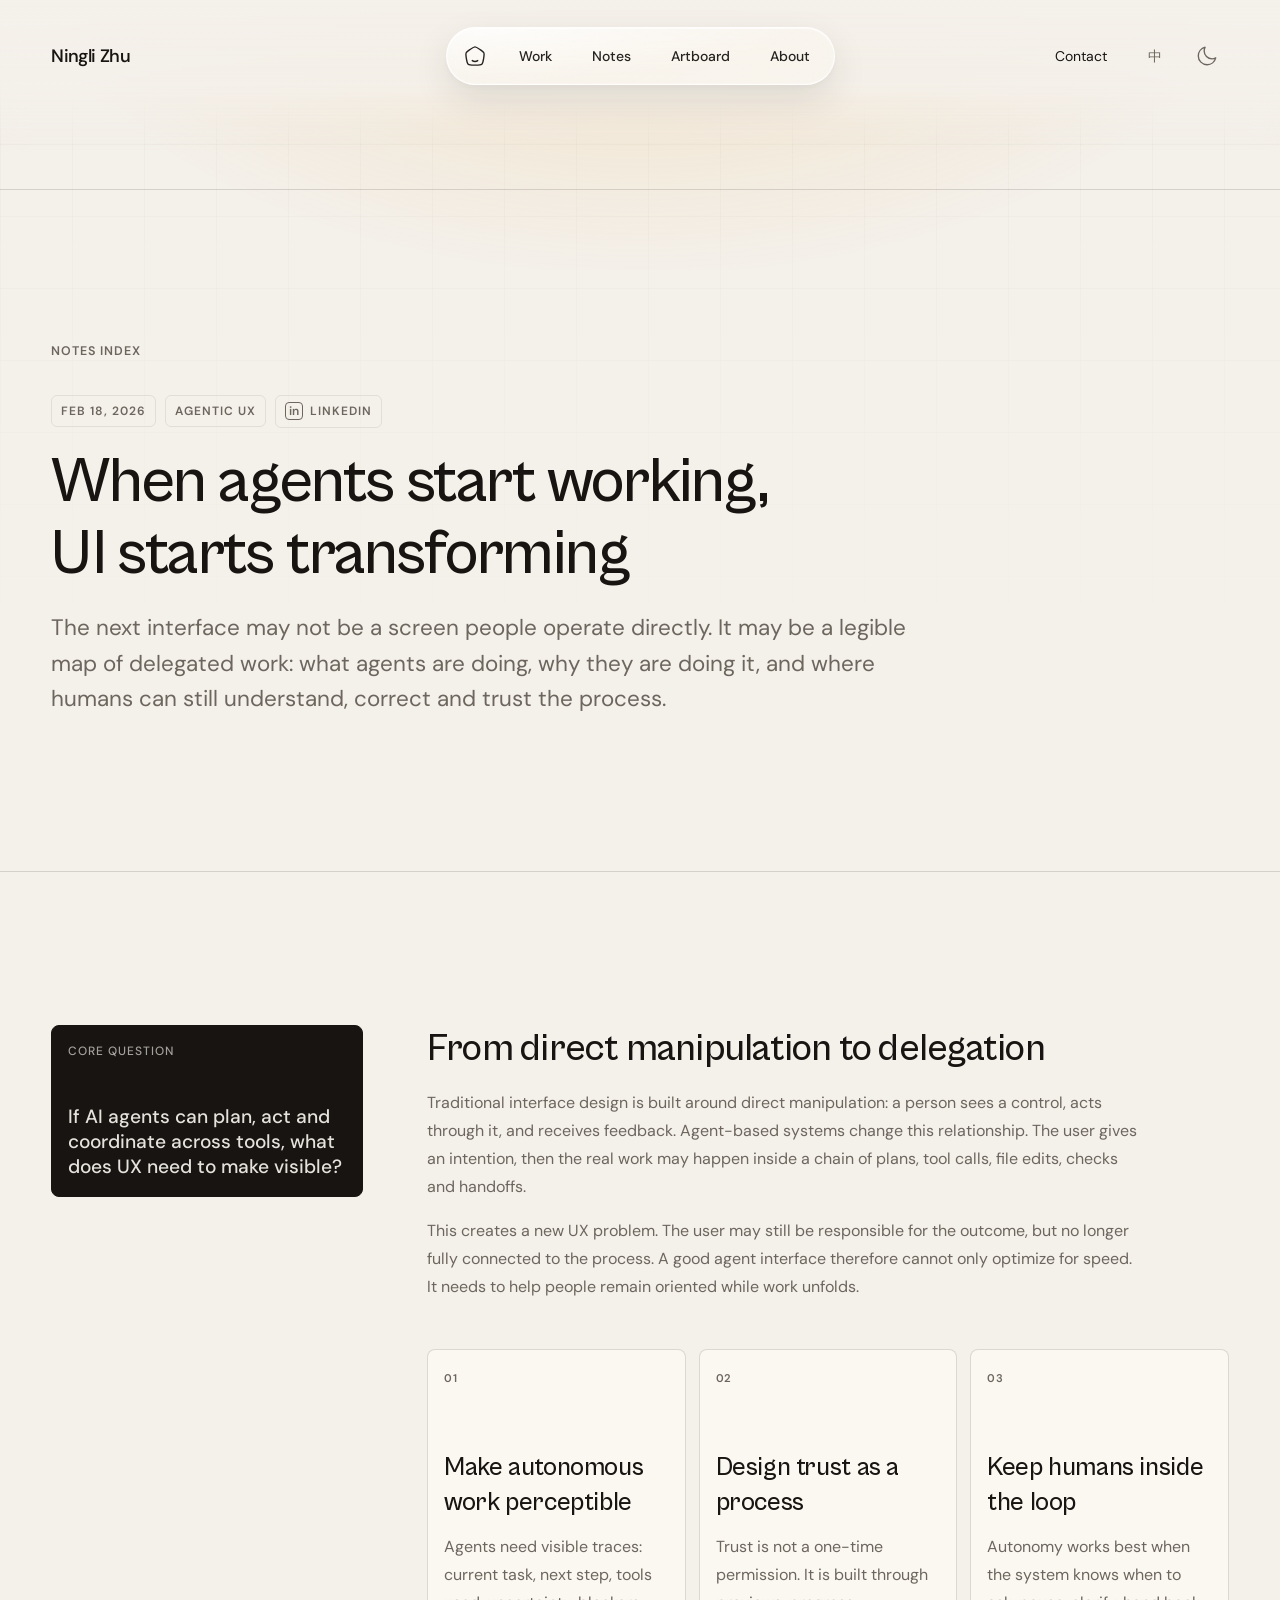
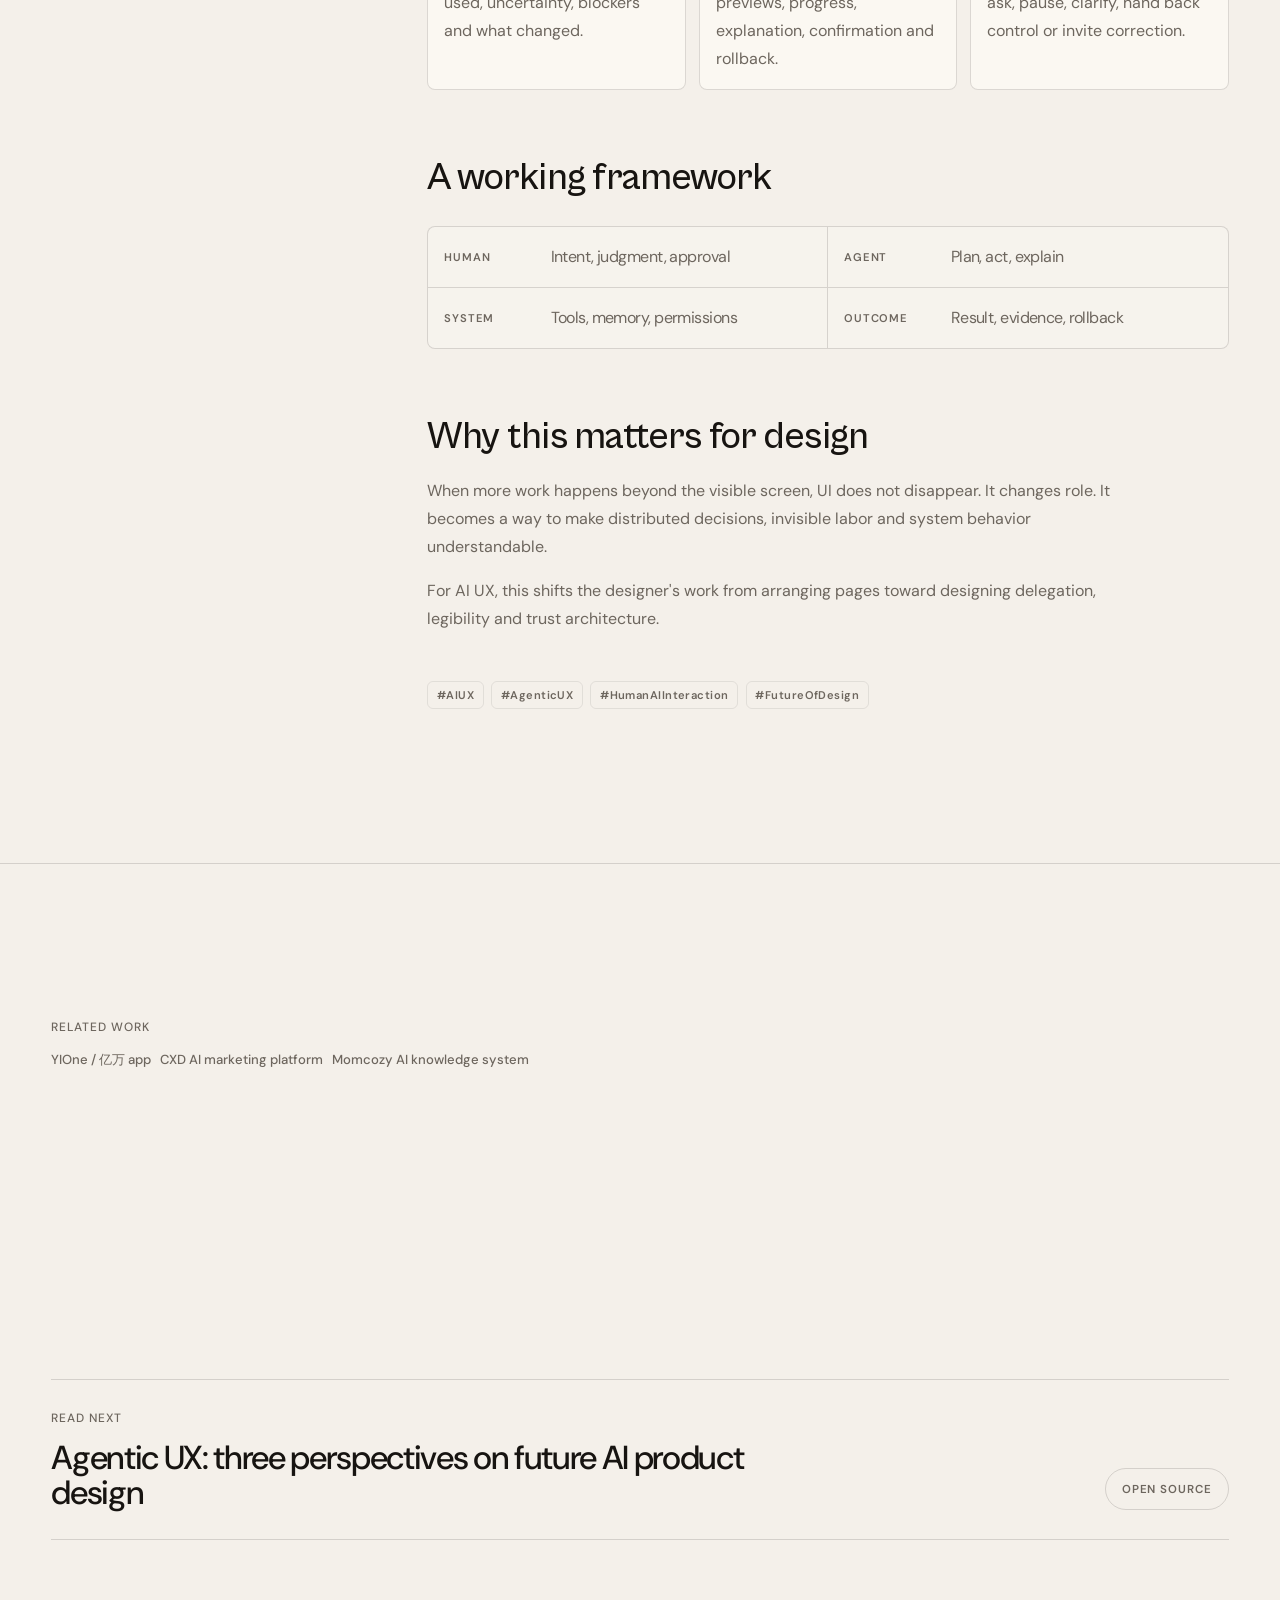
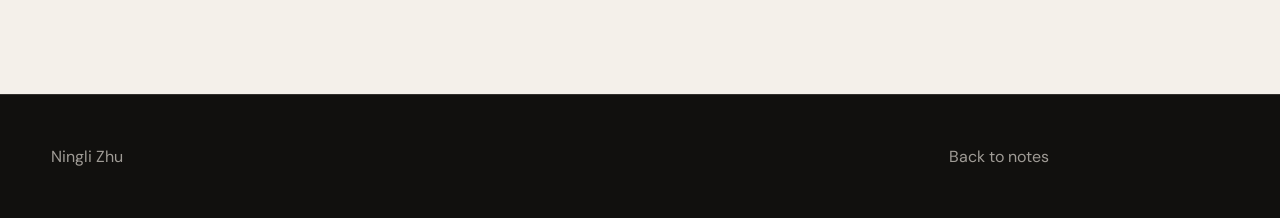
<file: prototype/note-agents-ui-disappearing.html>
<!doctype html>
<html lang="en">
  <head>
    <meta charset="utf-8" />
    <meta
      name="viewport"
      content="width=device-width, initial-scale=1, viewport-fit=cover"
    />
    <title>When agents start working, UI starts transforming — Ningli Zhu</title>
    <meta
      name="description"
      content="A research note by Ningli Zhu on agentic UX, delegation systems and the need to make autonomous AI workflows legible."
    />
    <link rel="preconnect" href="https://fonts.googleapis.com" />
    <link rel="preconnect" href="https://fonts.gstatic.com" crossorigin />
    <link
      rel="stylesheet"
      href="https://fonts.googleapis.com/css2?family=DM+Sans:wght@400;450;500;550;600;650;700&display=swap"
    />
    <link rel="stylesheet" href="./styles.css?v=20261111-product-layer" />
  <link rel="stylesheet" href="./product-layer.css?v=20261113-pill-controls"><link rel="stylesheet" href="./typography.css?v=20261113-cabinet-songti"><link rel="stylesheet" href="./glass-ui.css?v=20261114-nav-only"><link rel="stylesheet" href="./editorial-rhythm.css?v=3"><link rel="stylesheet" href="./type-system.css?v=20261114-1"></head>
  <body>
    <header class="site-header" data-header>
      <a class="brand" href="./index.html#top" aria-label="Ningli Zhu home">
        <span>Ningli Zhu</span>
      </a>
      <button
        class="nav-menu-toggle"
        type="button"
        data-nav-toggle
        aria-label="Open navigation menu"
        aria-expanded="false"
        aria-controls="primary-navigation"
      >
        <span></span>
        <span></span>
        <span></span>
      </button>
      <nav
        class="nav"
        id="primary-navigation"
        data-nav-menu
        aria-label="Primary navigation"
      >
        <a class="nav-home" href="./index.html#top" aria-label="Home / 首页"><svg viewBox="0 0 24 24" fill="none" stroke="currentColor" stroke-width="1.7" aria-hidden="true"><path d="m3 11 9-8 9 8M5 10v11h5v-7h4v7h5V10"/></svg><span class="nav-home-label" data-i18n="nav.home">Home</span></a>
        <a href="./index.html#work" ><svg class="nav-icon" viewBox="0 0 24 24" fill="none" stroke="currentColor" stroke-width="1.7" stroke-linecap="round" stroke-linejoin="round" aria-hidden="true"><rect x="4" y="5" width="16" height="15" rx="3"/><path d="M8 3v4m8-4v4M8 11h8m-8 4h5"/></svg><span data-i18n="nav.work">Work</span></a>
        <a href="./notes.html" ><svg class="nav-icon" viewBox="0 0 24 24" fill="none" stroke="currentColor" stroke-width="1.7" stroke-linecap="round" stroke-linejoin="round" aria-hidden="true"><path d="M6 3h9l4 4v14H6zM14 3v5h5M9 12h7m-7 4h5"/></svg><span data-i18n="nav.notes">Notes</span></a>
        <a href="./artboard.html"><span data-i18n="nav.artboard">Artboard</span></a>
        <a href="./about.html" ><svg class="nav-icon" viewBox="0 0 24 24" fill="none" stroke="currentColor" stroke-width="1.7" stroke-linecap="round" stroke-linejoin="round" aria-hidden="true"><circle cx="12" cy="8" r="4"/><path d="M4 21v-2a8 8 0 0 1 16 0v2"/></svg><span data-i18n="nav.about">About</span></a>
      </nav>
      <div class="header-settings" aria-label="Contact, language and appearance">
        <button class="header-contact" type="button" data-email-open aria-haspopup="dialog" aria-controls="email-panel" data-i18n="nav.contact">Contact</button>
        <button
          class="language-toggle"
          type="button"
          data-language-toggle
          aria-label="Switch language"
        >
          <span data-language-label>中</span>
        </button>
        <button
          class="theme-toggle"
          type="button"
          data-theme-toggle
          aria-label="Switch to dark theme"
          aria-pressed="false"
        >
          <span data-theme-label><svg viewBox="0 0 24 24" width="22" height="22" fill="currentColor" aria-hidden="true"><path d="M20.6 14.3A8.6 8.6 0 0 1 9.7 3.4a9 9 0 1 0 10.9 10.9Z"/></svg></span>
        </button>
      </div>
    </header>

    <main class="note-detail-page" id="top">
      <article class="note-detail">
        <header class="section note-detail-hero">
          <a class="note-back-link" href="./notes.html">Notes index</a>
          <div class="note-detail-meta">
            <span>Feb 18, 2026</span>
            <span>Agentic UX</span>
            <a
              class="source-pill"
              href="https://www.linkedin.com/pulse/when-agents-start-working-ui-starts-disappearing-ningli-zhu-oucuc/"
              target="_blank"
              rel="noopener noreferrer"
              aria-label="Open original LinkedIn article"
            >
              <span aria-hidden="true">in</span>
              LinkedIn
            </a>
          </div>
          <h1>When agents start working, UI starts transforming</h1>
          <p class="note-thesis">
            The next interface may not be a screen people operate directly. It
            may be a legible map of delegated work: what agents are doing, why
            they are doing it, and where humans can still understand, correct
            and trust the process.
          </p>
        </header>

        <section class="section note-detail-body">
          <div class="note-detail-aside">
            <p class="eyebrow">Core question</p>
            <p>
              If AI agents can plan, act and coordinate across tools, what does
              UX need to make visible?
            </p>
          </div>

          <div class="note-prose">
            <h2>From direct manipulation to delegation</h2>
            <p>
              Traditional interface design is built around direct manipulation:
              a person sees a control, acts through it, and receives feedback.
              Agent-based systems change this relationship. The user gives an
              intention, then the real work may happen inside a chain of plans,
              tool calls, file edits, checks and handoffs.
            </p>
            <p>
              This creates a new UX problem. The user may still be responsible
              for the outcome, but no longer fully connected to the process. A
              good agent interface therefore cannot only optimize for speed. It
              needs to help people remain oriented while work unfolds.
            </p>

            <div class="insight-grid">
              <article>
                <span>01</span>
                <h3>Make autonomous work perceptible</h3>
                <p>
                  Agents need visible traces: current task, next step, tools
                  used, uncertainty, blockers and what changed.
                </p>
              </article>
              <article>
                <span>02</span>
                <h3>Design trust as a process</h3>
                <p>
                  Trust is not a one-time permission. It is built through
                  previews, progress, explanation, confirmation and rollback.
                </p>
              </article>
              <article>
                <span>03</span>
                <h3>Keep humans inside the loop</h3>
                <p>
                  Autonomy works best when the system knows when to ask,
                  pause, clarify, hand back control or invite correction.
                </p>
              </article>
            </div>

            <h2>A working framework</h2>
            <div class="note-framework">
              <div>
                <span>Human</span>
                <p>Intent, judgment, approval</p>
              </div>
              <div>
                <span>Agent</span>
                <p>Plan, act, explain</p>
              </div>
              <div>
                <span>System</span>
                <p>Tools, memory, permissions</p>
              </div>
              <div>
                <span>Outcome</span>
                <p>Result, evidence, rollback</p>
              </div>
            </div>

            <h2>Why this matters for design</h2>
            <p>
              When more work happens beyond the visible screen, UI does not
              disappear. It changes role. It becomes a way to make distributed
              decisions, invisible labor and system behavior understandable.
            </p>
            <p>
              For AI UX, this shifts the designer's work from arranging pages
              toward designing delegation, legibility and trust architecture.
            </p>
            <div class="note-hashtags" aria-label="Article hashtags">
              <span>#AIUX</span>
              <span>#AgenticUX</span>
              <span>#HumanAIInteraction</span>
              <span>#FutureOfDesign</span>
            </div>
          </div>
        </section>

        <section class="section note-related">
          <p class="eyebrow">Related work</p>
          <div class="related-note-grid">
            <a href="./index.html#work">
              <span>YIOne / 亿万 app</span>
            </a>
            <a href="./index.html#work">
              <span>CXD AI marketing platform</span>
            </a>
            <a href="./index.html#work">
              <span>Momcozy AI knowledge system</span>
            </a>
          </div>
        </section>

        <nav class="section note-next" aria-label="Next note">
          <a
            class="note-next-link"
            href="https://www.linkedin.com/posts/n-zhu_aiux-agenticux-share-7482644805479698432-wLva/"
            target="_blank"
            rel="noopener noreferrer"
          >
            <span class="eyebrow" data-i18n="noteDetail.nextEyebrow">
              Read next
            </span>
            <span
              class="note-next-title"
              data-i18n="noteDetail.nextTitle"
            >
              Agentic UX: three perspectives on future AI product design
            </span>
            <span class="note-next-action" data-i18n="noteDetail.nextAction">
              Open source
            </span>
          </a>
        </nav>
      </article>
    </main>

    <footer class="site-footer">
      <p>Ningli Zhu</p>
      <a href="./notes.html">Back to notes</a>
    </footer>

    <div class="cursor-aura" data-cursor-aura aria-hidden="true"></div>
    
      <aside
      class="email-drawer"
      id="email-panel"
      data-email-drawer
      aria-hidden="true"
    >
      <div class="email-drawer-backdrop" data-email-close></div>
      <div
        class="email-drawer-panel"
        role="dialog"
        aria-modal="true"
        aria-labelledby="email-drawer-title"
      >
        <button
          class="email-drawer-close"
          type="button"
          data-email-close
          aria-label="Close email form"
        >
          ×
        </button>
        <p class="eyebrow" data-i18n="emailDrawer.eyebrow">Contact</p>
        <h2 id="email-drawer-title" data-i18n="emailDrawer.title">
          Let’s connect
        </h2>
        <p class="email-drawer-copy" data-i18n="emailDrawer.copy">
          Share a role, collaboration or project idea. This form opens your
          default email draft when submitted.
        </p>
        <form
          class="email-form"
          action="mailto:zhuningli001@163.com"
          method="post"
          enctype="text/plain"
        >
          <label>
            <span data-i18n="emailDrawer.name">Your name</span>
            <input name="name" type="text" autocomplete="name" />
          </label>
          <label>
            <span data-i18n="emailDrawer.reply">Reply email</span>
            <input name="email" type="email" autocomplete="email" required />
          </label>
          <label>
            <span data-i18n="emailDrawer.message">Message</span>
            <textarea name="message" rows="6" required></textarea>
          </label>
          <button type="submit" data-i18n="emailDrawer.send">
            Open email draft ↗
          </button>
        </form>
        <a
          class="email-direct-link"
          href="mailto:zhuningli001@163.com"
          data-i18n="emailDrawer.direct"
        >
          zhuningli001@163.com ↗
        </a>
      </div>
    </aside>
<script src="./showcase.js?v=20261111-product-layer"></script>
    <script src="./script.js?v=20261120-init-fix"></script>
<script src="./ui-icons.js?v=20261113"></script><script src="./editorial-rhythm.js?v=1"></script></body>
</html>
</file>
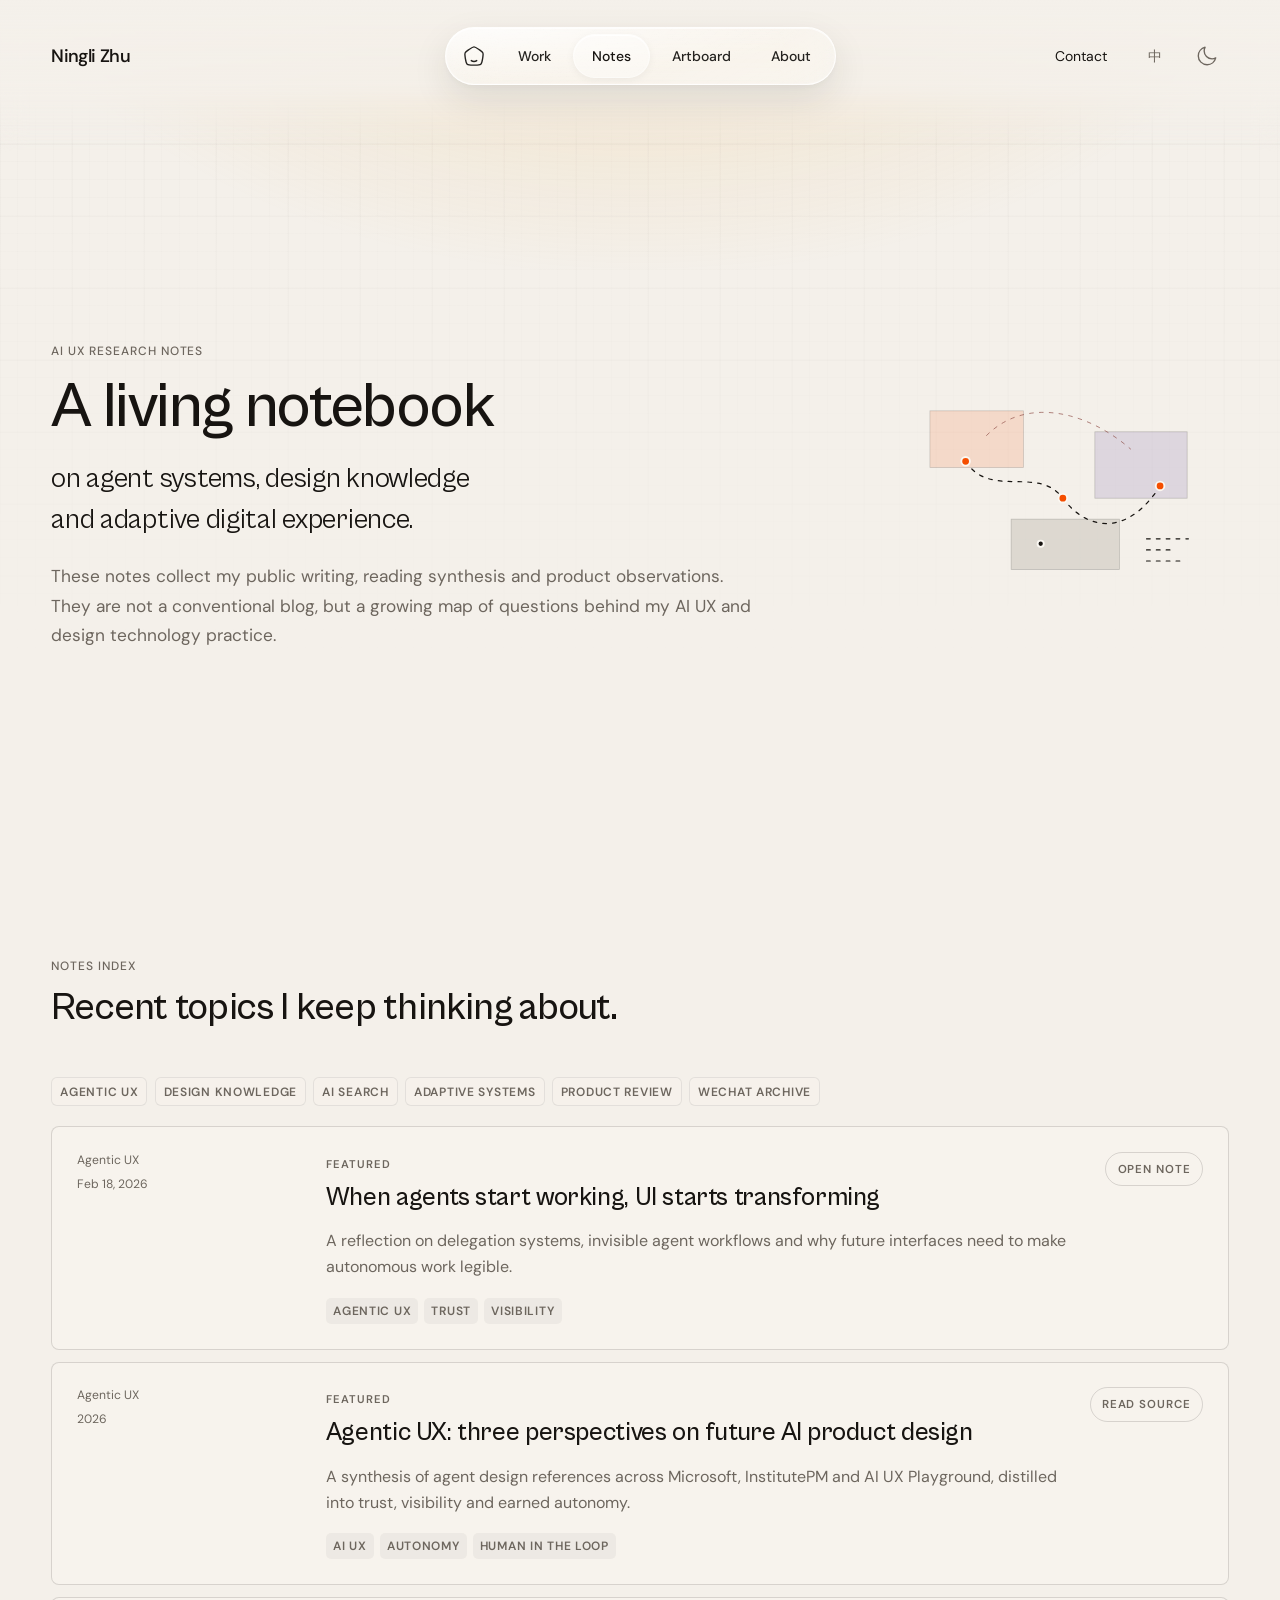
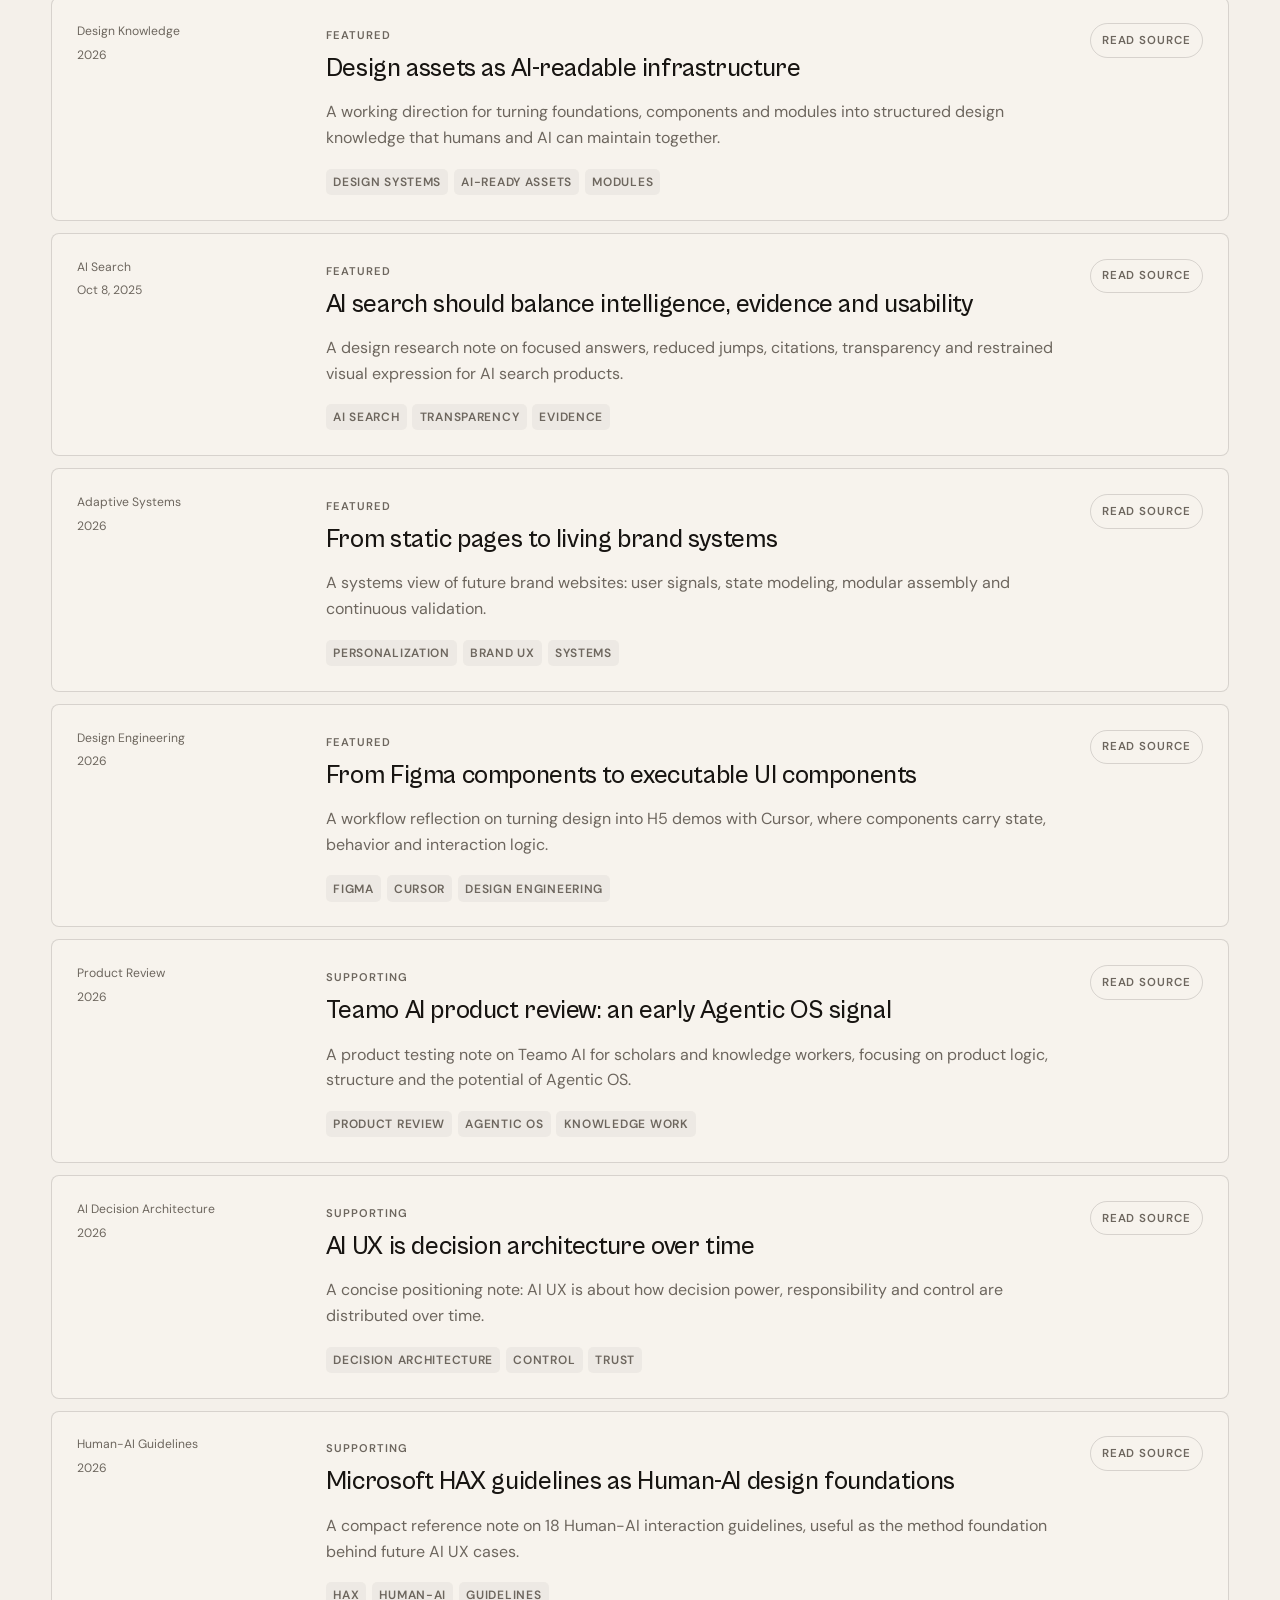
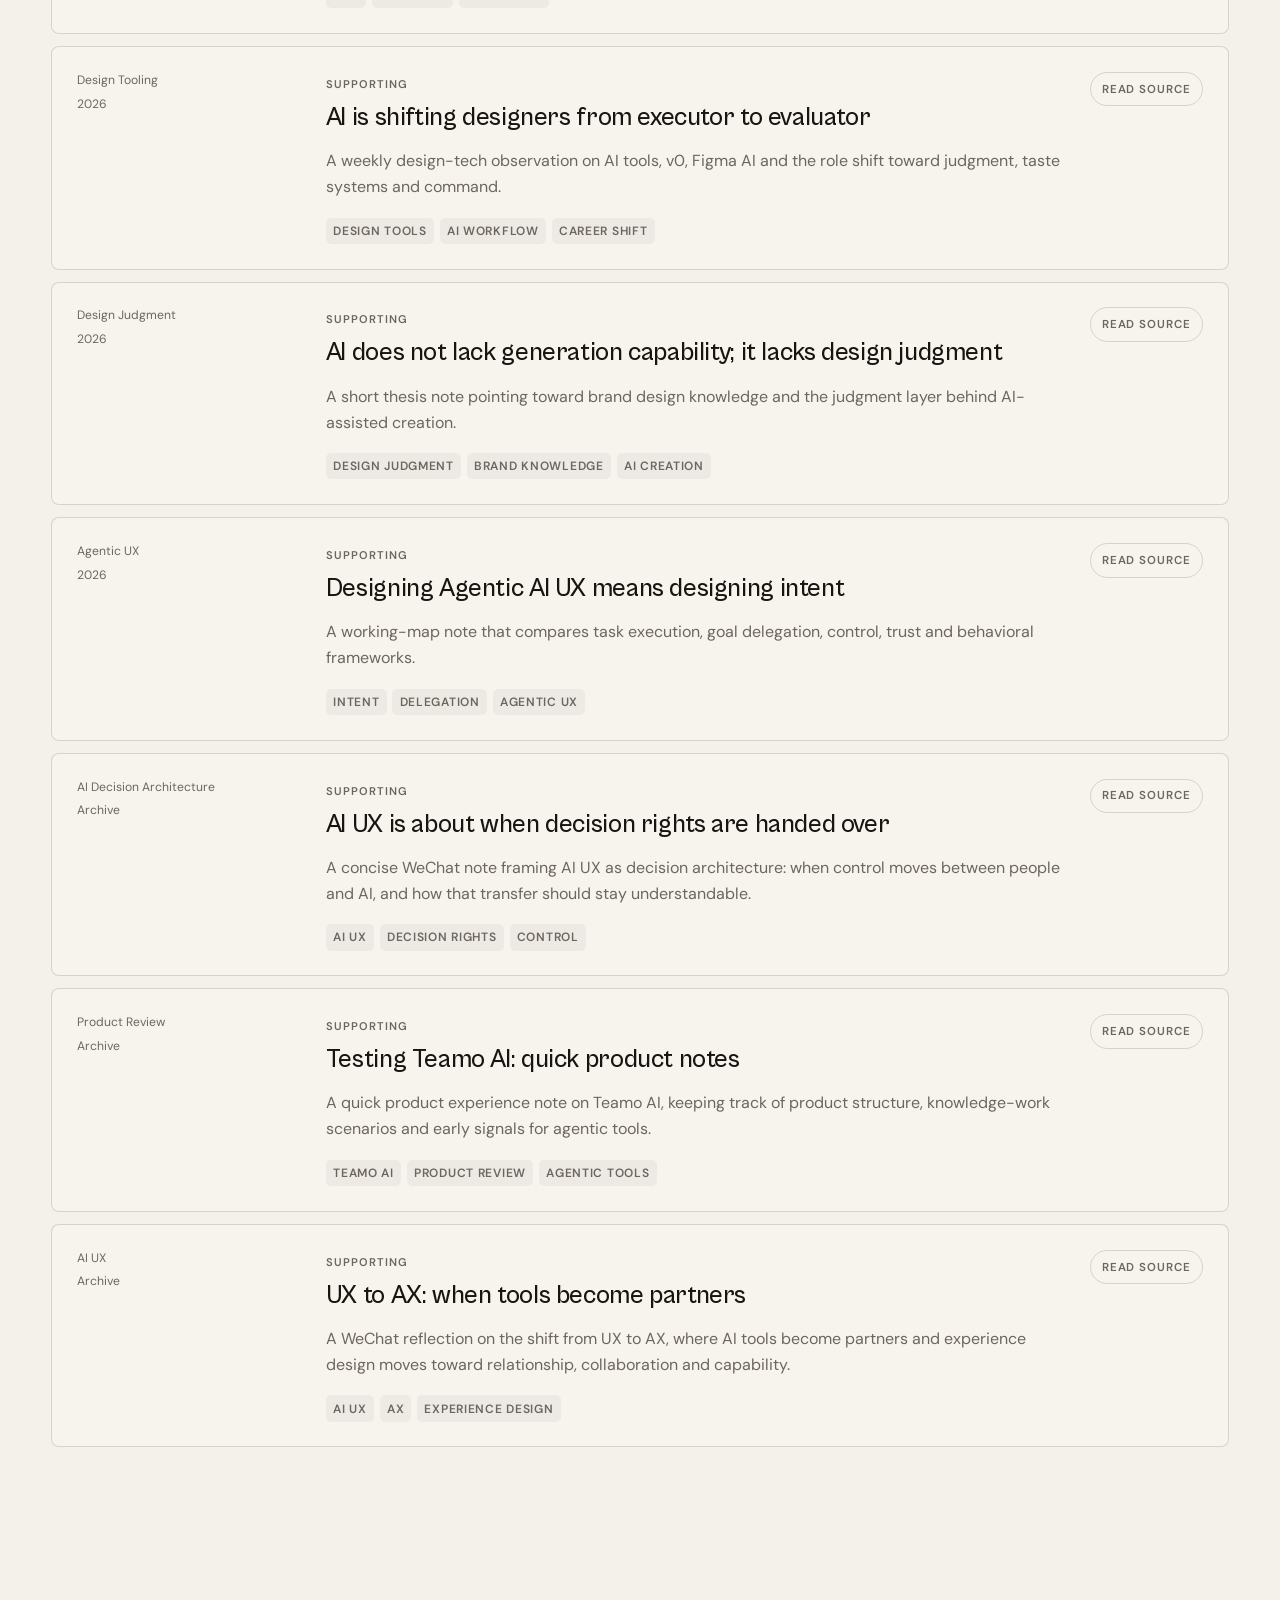
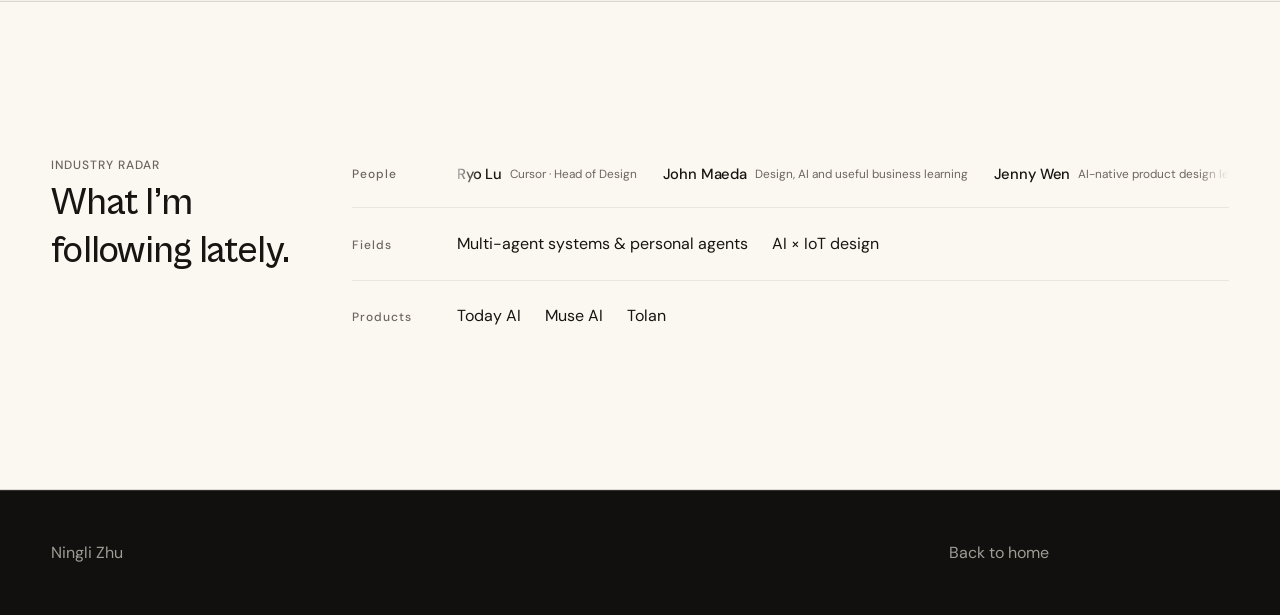
<file: prototype/notes.html>
<!doctype html>
<html lang="en">
  <head>
    <meta charset="utf-8" />
    <meta
      name="viewport"
      content="width=device-width, initial-scale=1, viewport-fit=cover"
    />
    <title>Notes — Ningli Zhu</title>
    <meta
      name="description"
      content="Research notes by Ningli Zhu on AI-native UX, agent systems, design knowledge and adaptive digital experiences."
    />
    <link rel="preconnect" href="https://fonts.googleapis.com" />
    <link rel="preconnect" href="https://fonts.gstatic.com" crossorigin />
    <link
      rel="stylesheet"
      href="https://fonts.googleapis.com/css2?family=DM+Sans:wght@400;450;500;550;600;650;700&display=swap"
    />
    <link rel="stylesheet" href="./styles.css?v=20261111-product-layer" />
  <link rel="stylesheet" href="./product-layer.css?v=20261113-pill-controls"><link rel="stylesheet" href="./typography.css?v=20261113-cabinet-songti"><link rel="stylesheet" href="./glass-ui.css?v=20261114-nav-only"><link rel="stylesheet" href="./editorial-rhythm.css?v=3"><link rel="stylesheet" href="./type-system.css?v=20261114-1"></head>
  <body>
    <header class="site-header" data-header>
      <a class="brand" href="./index.html#top" aria-label="Ningli Zhu home">
        <span>Ningli Zhu</span>
      </a>
      <button
        class="nav-menu-toggle"
        type="button"
        data-nav-toggle
        aria-label="Open navigation menu"
        aria-expanded="false"
        aria-controls="primary-navigation"
      >
        <span></span>
        <span></span>
        <span></span>
      </button>
      <nav
        class="nav"
        id="primary-navigation"
        data-nav-menu
        aria-label="Primary navigation"
      >
        <a class="nav-home" href="./index.html#top" aria-label="Home / 首页"><svg viewBox="0 0 24 24" fill="none" stroke="currentColor" stroke-width="1.7" aria-hidden="true"><path d="m3 11 9-8 9 8M5 10v11h5v-7h4v7h5V10"/></svg><span class="nav-home-label" data-i18n="nav.home">Home</span></a>
        <a href="./index.html#work" ><svg class="nav-icon" viewBox="0 0 24 24" fill="none" stroke="currentColor" stroke-width="1.7" stroke-linecap="round" stroke-linejoin="round" aria-hidden="true"><rect x="4" y="5" width="16" height="15" rx="3"/><path d="M8 3v4m8-4v4M8 11h8m-8 4h5"/></svg><span data-i18n="nav.work">Work</span></a>
        <a href="./notes.html" ><svg class="nav-icon" viewBox="0 0 24 24" fill="none" stroke="currentColor" stroke-width="1.7" stroke-linecap="round" stroke-linejoin="round" aria-hidden="true"><path d="M6 3h9l4 4v14H6zM14 3v5h5M9 12h7m-7 4h5"/></svg><span data-i18n="nav.notes">Notes</span></a>
        <a href="./artboard.html"><span data-i18n="nav.artboard">Artboard</span></a>
        <a href="./about.html" ><svg class="nav-icon" viewBox="0 0 24 24" fill="none" stroke="currentColor" stroke-width="1.7" stroke-linecap="round" stroke-linejoin="round" aria-hidden="true"><circle cx="12" cy="8" r="4"/><path d="M4 21v-2a8 8 0 0 1 16 0v2"/></svg><span data-i18n="nav.about">About</span></a>
      </nav>
      <div class="header-settings" aria-label="Contact, language and appearance">
        <button class="header-contact" type="button" data-email-open aria-haspopup="dialog" aria-controls="email-panel" data-i18n="nav.contact">Contact</button>
        <button
          class="language-toggle"
          type="button"
          data-language-toggle
          aria-label="Switch language"
        >
          <span data-language-label>中</span>
        </button>
        <button
          class="theme-toggle"
          type="button"
          data-theme-toggle
          aria-label="Switch to dark theme"
          aria-pressed="false"
        >
          <span data-theme-label><svg viewBox="0 0 24 24" width="22" height="22" fill="currentColor" aria-hidden="true"><path d="M20.6 14.3A8.6 8.6 0 0 1 9.7 3.4a9 9 0 1 0 10.9 10.9Z"/></svg></span>
        </button>
      </div>
    </header>

    <main class="notes-page" id="top">
      <section class="section notes-hero">
        <div class="notes-hero-copy">
          <p class="eyebrow" data-i18n="notesPage.eyebrow">
            AI UX Research Notes
          </p>
          <h1>
            <span data-i18n="notesPage.titleLead">A living notebook</span>
            <span data-i18n="notesPage.titleRest">
              on agent systems, design knowledge and adaptive digital experience.
            </span>
          </h1>
          <p data-i18n="notesPage.copy">
            These notes collect my public writing, reading synthesis and product
            observations. They are not a conventional blog, but a growing map of
            questions behind my AI UX and design technology practice.
          </p>
        </div>
        <div class="notes-constellation" aria-hidden="true">
          <svg viewBox="0 0 520 360" role="img">
            <rect class="note-block block-a" x="34" y="42" width="152" height="92" />
            <rect class="note-block block-b" x="302" y="76" width="150" height="108" />
            <rect class="note-block block-c" x="166" y="218" width="176" height="82" />
            <path
              class="note-doodle"
              d="M92 124 C132 186, 210 130, 250 184 S356 246, 408 164"
            />
            <path
              class="note-doodle secondary"
              d="M126 82 C188 20, 286 40, 360 104"
            />
            <circle class="note-node" cx="92" cy="124" r="7" />
            <circle class="note-node" cx="250" cy="184" r="7" />
            <circle class="note-node" cx="408" cy="164" r="7" />
            <circle class="note-node dark" cx="214" cy="258" r="5" />
            <path class="note-signal" d="M386 250 h68 M386 268 h44 M386 286 h58" />
          </svg>
        </div>
      </section>

      <section class="section notes-index-section">
        <div class="section-heading slim">
          <div>
            <p class="eyebrow" data-i18n="notesPage.indexEyebrow">
              Notes index
            </p>
            <h2 data-i18n="notesPage.indexTitle">
              Recent topics I keep thinking about.
            </h2>
          </div>
        </div>
        <div class="notes-topic-strip" aria-label="Notes topics">
          <span>Agentic UX</span>
          <span>Design Knowledge</span>
          <span>AI Search</span>
          <span>Adaptive Systems</span>
          <span>Product Review</span>
          <span>WeChat Archive</span>
        </div>
        <div class="notes-index-list" data-notes-index></div>
      </section>

      <section class="section industry-radar" aria-labelledby="industry-radar-title">
        <div class="radar-layout">
          <div class="radar-heading">
            <p class="eyebrow" data-i18n="radar.eyebrow">Industry radar</p>
            <h2 id="industry-radar-title" data-i18n="radar.heading">
              What I’m following lately.
            </h2>
          </div>
          <div class="radar-streams">
            <div class="radar-group">
              <h3 class="radar-group-label" data-i18n="radar.people">People</h3>
          <div
            class="radar-marquee"
            aria-label="People Ningli follows"
            tabindex="0"
          >
            <div class="radar-track">
              <div class="radar-list">
                <a class="radar-person" href="https://ryo.lu/" target="_blank" rel="noreferrer">
                  <strong>Ryo Lu</strong>
                  <span data-i18n="radar.ryo">Cursor · Head of Design</span>
                </a>
                <a class="radar-person" href="https://www.youtube.com/@usefulmba" target="_blank" rel="noreferrer">
                  <strong>John Maeda</strong>
                  <span data-i18n="radar.maeda">Design, AI and useful business learning</span>
                </a>
                <div class="radar-person">
                  <strong>Jenny Wen</strong>
                  <span data-i18n="radar.jenny">AI-native product design leadership</span>
                </div>
                <a class="radar-person" href="https://substack.com/@zarazhang" target="_blank" rel="noreferrer">
                  <strong>Zara Zhang</strong>
                  <span data-i18n="radar.zara">AI product and GTM writing</span>
                </a>
                <a class="radar-person" href="https://substack.com/@marieclairedean" target="_blank" rel="noreferrer">
                  <strong>MC Dean</strong>
                  <span data-i18n="radar.mc">Design leadership and AI UX writing</span>
                </a>
                <div class="radar-person">
                  <strong>Guo Yu 郭宇</strong>
                  <span data-i18n="radar.guoyu">Former Chief Designer at Baidu</span>
                </div>
                <div class="radar-person">
                  <strong>课代表 立正</strong>
                  <span data-i18n="radar.lizheng">AI builder community and product learning</span>
                </div>
                <span class="radar-more" aria-label="More people">...</span>
              </div>
            </div>
          </div>
            </div>
            <div class="radar-group">
              <h3 class="radar-group-label" data-i18n="radar.fields">Fields</h3>
              <ul class="radar-interests">
                <li data-i18n="radar.agents">Multi-agent systems &amp; personal agents</li>
                <li data-i18n="radar.aiiot">AI × IoT design</li>
              </ul>
            </div>
            <div class="radar-group">
              <h3 class="radar-group-label" data-i18n="radar.products">Products</h3>
              <ul class="radar-interests">
                <li>Today AI</li>
                <li>Muse AI</li>
                <li>Tolan</li>
              </ul>
            </div>
          </div>
        </div>
      </section>
    </main>

    <footer class="site-footer">
      <p>Ningli Zhu</p>
      <a href="./index.html#top">Back to home</a>
    </footer>

    <div class="cursor-aura" data-cursor-aura aria-hidden="true"></div>
    
      <aside
      class="email-drawer"
      id="email-panel"
      data-email-drawer
      aria-hidden="true"
    >
      <div class="email-drawer-backdrop" data-email-close></div>
      <div
        class="email-drawer-panel"
        role="dialog"
        aria-modal="true"
        aria-labelledby="email-drawer-title"
      >
        <button
          class="email-drawer-close"
          type="button"
          data-email-close
          aria-label="Close email form"
        >
          ×
        </button>
        <p class="eyebrow" data-i18n="emailDrawer.eyebrow">Contact</p>
        <h2 id="email-drawer-title" data-i18n="emailDrawer.title">
          Let’s connect
        </h2>
        <p class="email-drawer-copy" data-i18n="emailDrawer.copy">
          Share a role, collaboration or project idea. This form opens your
          default email draft when submitted.
        </p>
        <form
          class="email-form"
          action="mailto:zhuningli001@163.com"
          method="post"
          enctype="text/plain"
        >
          <label>
            <span data-i18n="emailDrawer.name">Your name</span>
            <input name="name" type="text" autocomplete="name" />
          </label>
          <label>
            <span data-i18n="emailDrawer.reply">Reply email</span>
            <input name="email" type="email" autocomplete="email" required />
          </label>
          <label>
            <span data-i18n="emailDrawer.message">Message</span>
            <textarea name="message" rows="6" required></textarea>
          </label>
          <button type="submit" data-i18n="emailDrawer.send">
            Open email draft ↗
          </button>
        </form>
        <a
          class="email-direct-link"
          href="mailto:zhuningli001@163.com"
          data-i18n="emailDrawer.direct"
        >
          zhuningli001@163.com ↗
        </a>
      </div>
    </aside>
<script src="./showcase.js?v=20261111-product-layer"></script>
    <script src="./script.js?v=20261120-init-fix"></script>
<script src="./ui-icons.js?v=20261113"></script><script src="./editorial-rhythm.js?v=1"></script></body>
</html>
</file>
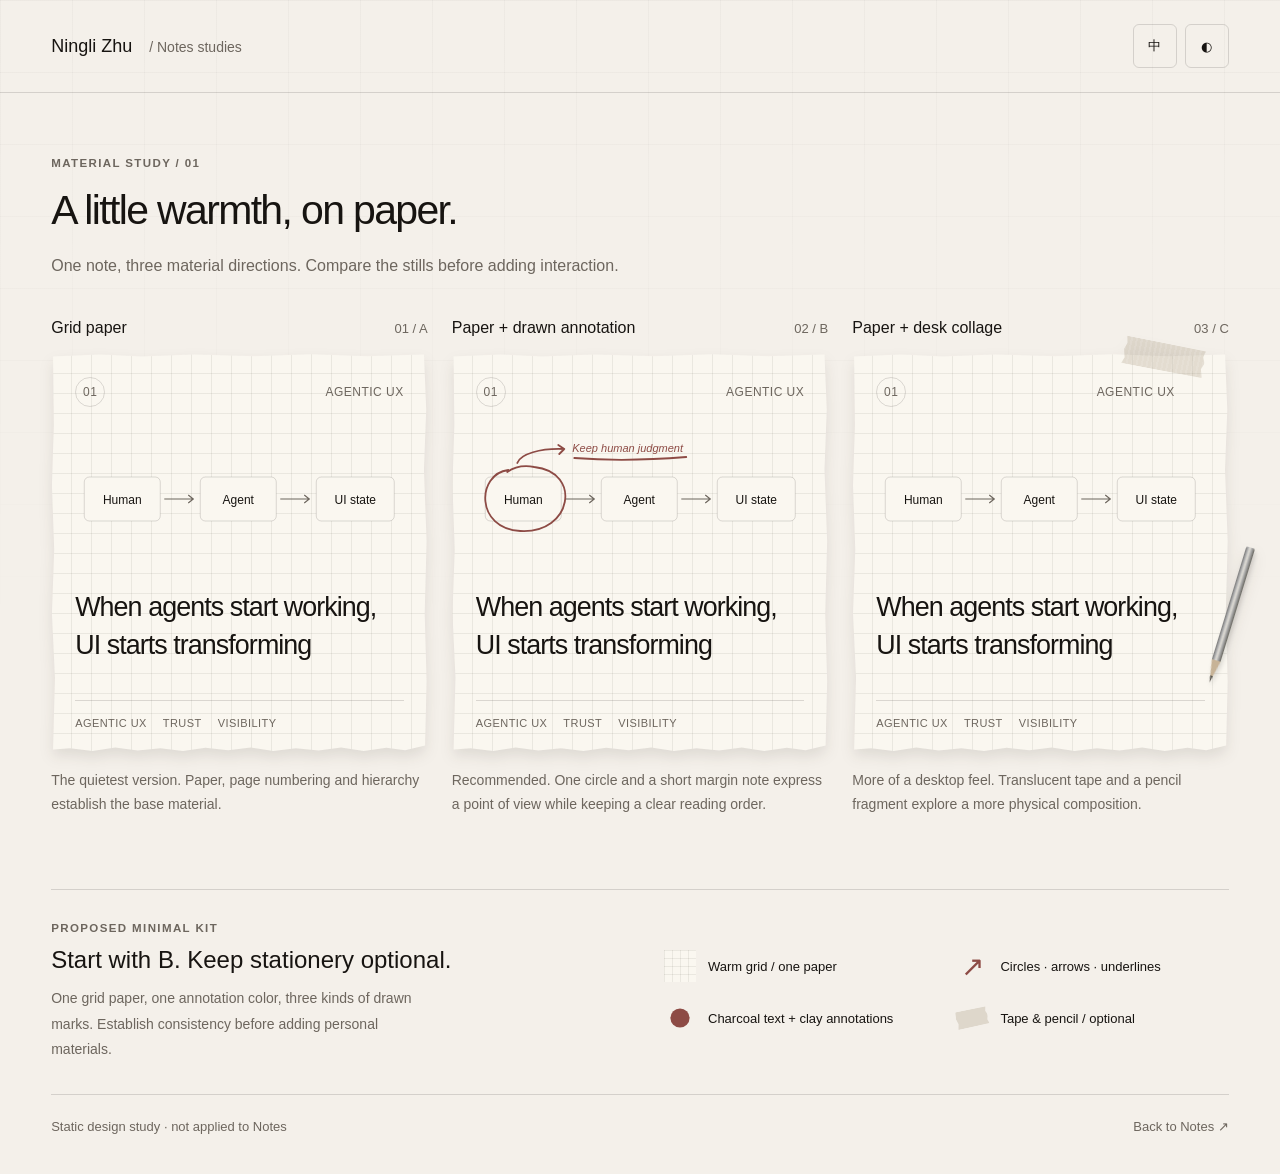
<file: prototype/previews/notes-materials.html>
<!doctype html>
<html lang="zh">
<head>
<meta charset="utf-8"><meta name="viewport" content="width=device-width,initial-scale=1">
<title>Notes · 材质对比 — Ningli Zhu</title>
<link rel="stylesheet" href="../styles.css">
<link rel="stylesheet" href="./notes-materials.css">
</head>
<body data-language="zh">
<header class="preview-header"><a href="../index.html#notes">Ningli Zhu <span>/ Notes studies</span></a><div><button id="language" aria-label="Switch language">EN</button><button id="theme" aria-label="Switch theme">◐</button></div></header>
<main>
<section class="intro"><p class="eyebrow">MATERIAL STUDY / 01</p><h1 data-copy="title">让笔记有一点纸上的温度。</h1><p data-copy="intro">同一份内容，三种材质语言。先比较静态画面，再决定互动。</p></section>
<section class="comparisons" aria-label="Notes material comparisons" id="comparisons"></section>
<section class="material-key"><div><p class="eyebrow" data-copy="kitLabel">建议的最小素材语言</p><h2 data-copy="kitTitle">以 B 为基础，文具作为可选项。</h2><p data-copy="kitBody">一张网格纸、一种批注色、三类手绘笔迹。先建立一致性，再增加个人材料。</p></div><ul><li><span class="sample paper-sample"></span><span data-copy="paper">暖白细网格 / 一种纸张</span></li><li><span class="sample ink-sample">↗</span><span data-copy="marks">圈线 · 箭头 · 下划线</span></li><li><span class="sample color-sample"></span><span data-copy="color">灰黑正文＋陶土色批注</span></li><li><span class="sample tape-sample" aria-hidden="true"></span><span data-copy="optional">回形针 / 暂列可选</span></li></ul></section>
<footer><span data-copy="footer">静态设计预览 · 尚未应用到正式 Notes</span><a href="../notes.html" data-copy="back">返回笔记页 ↗</a></footer>
</main>
<script src="./notes-materials.js"></script>
</body></html>
</file>
<file: prototype/styles.css>
:root {
  --bg: #f4f0ea;
  --panel: #fbf8f2;
  --ink: #171411;
  --muted: #6d665e;
  --line: rgba(23, 20, 17, 0.14);
  --soft-line: rgba(23, 20, 17, 0.08);
  --violet: #7a67a8;
  --clay: var(--color-accent-human);
  --moss: #77715d;
  --accent: var(--color-accent-human);
  --color-accent-human: #8d4b45;
  --color-accent-human-rgb: 141, 75, 69;
  --color-accent-human-soft: rgba(var(--color-accent-human-rgb), 0.14);
  --color-attention: #f54e00;
  --color-attention-rgb: 245, 78, 0;
  --color-attention-panel: var(--color-attention);
  --color-attention-panel-ink: #171411;
  --color-attention-soft: rgba(var(--color-attention-rgb), 0.14);
  --color-attention-halo: rgba(var(--color-attention-rgb), 0.28);
  --radius-sharp: 0;
  --radius-small: 6px;
  --radius-panel: 8px;
  --radius-media: 24px;
  --radius-pill: 999px;
  --radius-round: 50%;
  --size-touch: 44px;
  --focus-ring: 2px solid var(--color-attention);
  --focus-offset: 3px;
  --shadow-panel: 0 18px 48px rgba(33, 24, 18, 0.16);
  --shadow-drawer: -24px 0 80px rgba(33, 24, 18, 0.18);
  --shadow: 0 24px 80px rgba(33, 24, 18, 0.16);
  --ease: cubic-bezier(0.2, 0.8, 0.2, 1);
  --font-body: "DM Sans", "Helvetica Neue", Arial, sans-serif;
  --font-heading: "DM Sans", "Helvetica Neue", Arial, sans-serif;
  --font-zh-body: "PingFang SC", "Hiragino Sans GB", "HarmonyOS Sans",
    "Microsoft YaHei", "Noto Sans CJK SC", sans-serif;
  --font-zh-heading: "PingFang SC", "Hiragino Sans GB", "HarmonyOS Sans",
    "Microsoft YaHei", "Noto Sans CJK SC", sans-serif;
}

body[data-theme="dark"] {
  --bg: #171512;
  --panel: #211e1a;
  --ink: #f4efe6;
  --muted: #a79f93;
  --line: rgba(244, 239, 230, 0.16);
  --soft-line: rgba(244, 239, 230, 0.08);
  --color-accent-human: #c88775;
  --color-accent-human-rgb: 200, 135, 117;
  --color-attention: #ff6a22;
  --color-attention-rgb: 255, 106, 34;
  --color-attention-panel: var(--color-attention);
  --color-attention-panel-ink: #171411;
  --shadow-panel: 0 18px 48px rgba(0, 0, 0, 0.34);
  --shadow-drawer: -24px 0 80px rgba(0, 0, 0, 0.28);
  --shadow: 0 24px 90px rgba(0, 0, 0, 0.34);
}

* {
  box-sizing: border-box;
}

html {
  scroll-behavior: smooth;
}

body {
  margin: 0;
  background: var(--bg);
  color: var(--ink);
  font-family: var(--font-body);
  -webkit-font-smoothing: antialiased;
  transition:
    background 260ms var(--ease),
    color 260ms var(--ease);
}

body.panel-open {
  overflow: hidden;
}

body::before {
  position: fixed;
  inset: 0;
  z-index: -1;
  pointer-events: none;
  content: "";
  background-image:
    linear-gradient(rgba(23, 20, 17, 0.035) 1px, transparent 1px),
    linear-gradient(90deg, rgba(23, 20, 17, 0.03) 1px, transparent 1px);
  background-size: 72px 72px;
  mask-image: linear-gradient(to bottom, rgba(0, 0, 0, 0.9), transparent 72%);
}

a {
  color: inherit;
  text-decoration: none;
}

button,
a {
  -webkit-tap-highlight-color: transparent;
}


.site-header {
  position: sticky;
  top: 0;
  z-index: 20;
  display: flex;
  align-items: center;
  justify-content: space-between;
  gap: 2rem;
  min-height: 76px;
  padding: 1rem clamp(1.25rem, 4vw, 4.5rem);
  border-bottom: 1px solid transparent;
  backdrop-filter: blur(18px);
  transition: border-color 220ms var(--ease), background 220ms var(--ease);
}

.site-header.scrolled {
  border-bottom-color: var(--line);
  background: rgba(244, 240, 234, 0.78);
}

body[data-theme="dark"] .site-header.scrolled {
  background: rgba(23, 21, 18, 0.84);
}

.brand {
  display: grid;
  gap: 0.18rem;
}

.brand span {
  font-family: var(--font-heading);
  font-size: 1.08rem;
  font-weight: 500;
  letter-spacing: 0.01em;
  white-space: nowrap;
}

.brand small {
  color: var(--muted);
  font-size: 0.72rem;
  letter-spacing: 0.04em;
}

.nav {
  display: flex;
  align-items: center;
  gap: clamp(0.9rem, 2.1vw, 1.8rem);
  color: var(--muted);
  font-size: 0.84rem;
}

.nav a {
  transition: color 180ms var(--ease);
}

.nav a:hover {
  color: var(--ink);
}

.nav-menu-toggle {
  display: none;
  place-items: center;
  width: var(--size-touch);
  height: var(--size-touch);
  margin-left: auto;
  padding: 0;
  border: 0;
  border-radius: var(--radius-sharp);
  background: transparent;
  color: var(--ink);
  cursor: pointer;
}

.nav-menu-toggle span {
  display: block;
  width: 22px;
  height: 1.5px;
  grid-area: 1 / 1;
  border-radius: var(--radius-pill);
  background: currentColor;
  transition:
    opacity 160ms var(--ease),
    rotate 180ms var(--ease),
    translate 180ms var(--ease);
}

.nav-menu-toggle span:first-child {
  translate: 0 -6px;
}

.nav-menu-toggle span:nth-child(2) {
  translate: 0 0;
}

.nav-menu-toggle span:nth-child(3) {
  translate: 0 6px;
}

.site-header.nav-open .nav-menu-toggle span:first-child {
  rotate: 45deg;
  translate: 0 0;
}

.site-header.nav-open .nav-menu-toggle span:nth-child(2) {
  opacity: 0;
}

.site-header.nav-open .nav-menu-toggle span:nth-child(3) {
  rotate: -45deg;
  translate: 0 0;
}

.language-toggle,
.theme-toggle {
  display: inline-grid;
  place-items: center;
  width: var(--size-touch);
  height: var(--size-touch);
  padding: 0;
  border: 0;
  border-radius: var(--radius-round);
  background: transparent;
  color: var(--muted);
  cursor: pointer;
  font: inherit;
  font-size: 0.82rem;
  line-height: 1;
  transition:
    color 180ms var(--ease),
    background 180ms var(--ease);
}

body[data-theme="dark"] .language-toggle,
body[data-theme="dark"] .theme-toggle {
  color: var(--muted);
}

.language-toggle:hover,
.theme-toggle:hover {
  background: rgba(23, 20, 17, 0.06);
  color: var(--ink);
}

body[data-theme="dark"] .language-toggle:hover,
body[data-theme="dark"] .theme-toggle:hover {
  background: rgba(244, 239, 230, 0.08);
}

@media (max-width: 720px) {
  .site-header {
    min-height: 64px;
    gap: 0.8rem;
    padding: 0.72rem clamp(1rem, 5vw, 1.25rem);
  }

  .brand {
    min-width: 0;
  }

  .nav-menu-toggle {
    display: grid;
    flex: 0 0 auto;
  }

  .nav {
    position: absolute;
    top: 100%;
    right: 0;
    left: 0;
    display: grid;
    grid-template-columns: repeat(2, minmax(0, 1fr));
    gap: 0.12rem 0.6rem;
    padding: 1.1rem clamp(1.25rem, 5vw, 1.8rem) 1.25rem;
    border: 0;
    border-radius: 0 0 var(--radius-panel) var(--radius-panel);
    background: rgba(244, 240, 234, 0.94);
    box-shadow: var(--shadow-panel);
    backdrop-filter: blur(18px);
    opacity: 0;
    pointer-events: none;
    visibility: hidden;
    transition:
      opacity 160ms var(--ease),
      visibility 160ms var(--ease);
  }

  body[data-theme="dark"] .nav {
    background: rgba(23, 21, 18, 0.96);
    box-shadow: var(--shadow-panel);
  }

  .site-header.nav-open .nav {
    opacity: 1;
    pointer-events: auto;
    visibility: visible;
  }

  .nav a,
  .nav .language-toggle,
  .nav .theme-toggle {
    display: flex;
    align-items: center;
    justify-content: center;
    min-height: 62px;
    width: 100%;
    padding: 0 0.6rem;
    border: 0;
    border-radius: 6px;
    background: transparent;
    color: rgba(23, 20, 17, 0.72);
    font-family: var(--font-heading);
    font-size: clamp(1.34rem, 5vw, 1.68rem);
    font-weight: 500;
    letter-spacing: -0.015em;
    text-align: center;
  }

  .nav a:hover,
  .nav .language-toggle:hover,
  .nav .theme-toggle:hover {
    background: rgba(23, 20, 17, 0.06);
    color: #171411;
  }

  body[data-theme="dark"] .nav a,
  body[data-theme="dark"] .nav .language-toggle,
  body[data-theme="dark"] .nav .theme-toggle {
    color: rgba(244, 239, 230, 0.82);
  }

  body[data-theme="dark"] .nav a:hover,
  body[data-theme="dark"] .nav .language-toggle:hover,
  body[data-theme="dark"] .nav .theme-toggle:hover {
    background: rgba(244, 239, 230, 0.08);
    color: #f4efe6;
  }

  .nav a {
    grid-column: 1 / -1;
  }

  .nav .language-toggle,
  .nav .theme-toggle {
    justify-content: center;
    min-height: 56px;
    width: min(5rem, 100%);
    font-size: 1.26rem;
  }

  .nav .language-toggle {
    justify-self: end;
  }

  .nav .theme-toggle {
    justify-self: start;
  }
}

.section {
  padding: clamp(3.5rem, 7vw, 8rem) clamp(1.25rem, 4vw, 4.5rem);
}

.hero {
  padding-top: clamp(4rem, 7vw, 7.5rem);
}

.hero-kicker,
.eyebrow,
.filter-label,
.panel-status {
  color: var(--muted);
  font-family: var(--font-heading);
  font-size: 0.72rem;
  font-weight: 600;
  letter-spacing: 0.12em;
  text-transform: uppercase;
}

.hero-grid {
  display: grid;
  grid-template-columns: minmax(0, 1.4fr) minmax(280px, 0.6fr);
  gap: clamp(2rem, 6vw, 7rem);
  align-items: start;
  margin-top: 1.6rem;
}

h1,
h2,
h3,
p {
  margin: 0;
}

h1 {
  max-width: 1120px;
  font-family: var(--font-heading);
  font-size: clamp(2.65rem, 5.7vw, 6.3rem);
  font-weight: 500;
  letter-spacing: -0.04em;
  line-height: 0.98;
}

.hero-title {
  max-width: 16ch;
  font-size: clamp(2.6rem, 5vw, 5.8rem);
  text-wrap: balance;
}

@media (prefers-reduced-motion: reduce) {
  .bright-presence:hover::after,
  .bright-presence:focus-visible::after {
    animation: none;
  }
}

@keyframes candle-glow {
  0% {
    opacity: 0.72;
    transform: scale(0.96) translate3d(-0.01em, 0.01em, 0);
    filter: blur(14px);
  }

  45% {
    opacity: 1;
    transform: scale(1.02) translate3d(0.015em, -0.01em, 0);
    filter: blur(17px);
  }

  100% {
    opacity: 0.82;
    transform: scale(0.99) translate3d(0.01em, 0.012em, 0);
    filter: blur(15px);
  }
}

.hero-copy {
  display: grid;
  gap: 1.6rem;
  color: var(--muted);
  font-size: clamp(1rem, 1.4vw, 1.22rem);
  line-height: 1.55;
}

.hero-more-link {
  justify-self: start;
}

.hero-actions,
.contact-actions {
  display: flex;
  flex-wrap: wrap;
  gap: 0.7rem;
}

.button {
  display: inline-flex;
  align-items: center;
  justify-content: center;
  min-height: 42px;
  padding: 0 1rem;
  border: 1px solid var(--line);
  border-radius: var(--radius-pill);
  background: rgba(251, 248, 242, 0.54);
  color: var(--ink);
  cursor: pointer;
  font-size: 0.86rem;
  transition:
    transform 180ms var(--ease),
    background 180ms var(--ease),
    border-color 180ms var(--ease);
}

.button:hover {
  transform: translateY(-1px);
  border-color: rgba(23, 20, 17, 0.28);
  background: rgba(251, 248, 242, 0.92);
}

.button.primary {
  border-color: var(--ink);
  background: var(--ink);
  color: var(--panel);
}

body[data-theme="dark"] .button {
  background: rgba(244, 239, 230, 0.05);
  color: var(--ink);
}

body[data-theme="dark"] .button:hover {
  border-color: rgba(244, 239, 230, 0.28);
  background: rgba(244, 239, 230, 0.1);
}

body[data-theme="dark"] .button.primary {
  border-color: var(--ink);
  background: var(--ink);
  color: var(--panel);
}

.meta-row {
  display: grid;
  grid-template-columns: repeat(3, 1fr);
  gap: 1rem;
  margin-top: clamp(3rem, 7vw, 6rem);
  padding-top: 1.1rem;
  border-top: 1px solid var(--line);
  color: var(--muted);
  font-size: 0.78rem;
}

.capability-section {
  padding-block: 0 clamp(2rem, 4vw, 3.5rem);
}

.capability-strip {
  display: grid;
  grid-template-columns: repeat(4, minmax(0, 1fr));
  border-top: 1px solid var(--line);
  border-bottom: 1px solid var(--line);
}

.capability-item {
  display: flex;
  align-items: center;
  min-height: 64px;
  padding: 0.9rem 1.15rem;
  border-right: 1px solid var(--line);
  color: var(--ink);
  font-family: var(--font-heading);
  font-size: clamp(0.78rem, 0.95vw, 0.9rem);
  font-weight: 600;
  letter-spacing: 0.035em;
  line-height: 1.25;
}

.capability-item:last-child {
  border-right: 0;
}

.rolling-atlas-entry {
  display: grid;
  grid-template-columns: minmax(0, 1fr) auto;
  gap: 1rem;
  align-items: center;
  padding-block: clamp(1.1rem, 2.4vw, 2rem);
  border-top: 1px solid var(--soft-line);
  border-bottom: 1px solid var(--soft-line);
}

.rolling-atlas-entry h2 {
  max-width: 18rem;
  margin: 0;
  color: var(--muted);
  font-family: var(--font-heading);
  font-size: clamp(0.92rem, 1.2vw, 1.1rem);
  font-weight: 700;
  letter-spacing: 0.12em;
  line-height: 1;
  text-transform: uppercase;
}

.rolling-atlas-link {
  display: inline-flex;
  align-items: center;
  gap: 0.62rem;
  min-height: 46px;
  padding: 0.35rem 0.72rem 0.35rem 0.42rem;
  border: 1px solid var(--line);
  border-radius: 6px;
  background:
    linear-gradient(135deg, rgba(var(--color-attention-rgb), 0.12) 25%, transparent 25%) 0 0 / 10px 10px,
    rgba(251, 248, 242, 0.5);
  color: var(--ink);
  box-shadow: 0 12px 30px rgba(33, 24, 18, 0.08);
  transition:
    border-color 180ms var(--ease),
    box-shadow 180ms var(--ease),
    transform 180ms var(--ease);
}

.rolling-atlas-link:hover,
.rolling-atlas-link:focus-visible {
  border-color: color-mix(in srgb, var(--color-attention) 54%, var(--line));
  box-shadow: 0 16px 36px rgba(var(--color-attention-rgb), 0.14);
  outline: none;
  transform: translateY(-1px);
}

.rolling-atlas-die {
  display: grid;
  grid-template-columns: repeat(3, 0.42rem);
  gap: 0.16rem;
  place-content: center;
  width: 2.25rem;
  height: 2.25rem;
  border: 1px solid var(--ink);
  border-radius: 4px;
  background:
    linear-gradient(45deg, transparent 46%, rgba(var(--color-attention-rgb), 0.28) 46% 54%, transparent 54%),
    var(--ink);
  box-shadow:
    0 8px 18px rgba(var(--color-attention-rgb), 0.18),
    inset 0 0 0 1px rgba(251, 248, 242, 0.12);
}

.rolling-atlas-die span {
  width: 0.42rem;
  height: 0.42rem;
  background: transparent;
}

.rolling-atlas-die span:nth-child(1),
.rolling-atlas-die span:nth-child(5),
.rolling-atlas-die span:nth-child(9) {
  background: var(--panel);
  box-shadow: 0 0 0 1px rgba(251, 248, 242, 0.28);
}

.rolling-atlas-name {
  font-family: var(--font-heading);
  font-size: 0.86rem;
  font-weight: 700;
  letter-spacing: 0;
}

body[data-theme="dark"] .rolling-atlas-link {
  background:
    linear-gradient(135deg, rgba(var(--color-attention-rgb), 0.16) 25%, transparent 25%) 0 0 / 10px 10px,
    rgba(244, 239, 230, 0.05);
  box-shadow: 0 12px 30px rgba(0, 0, 0, 0.22);
}

body[data-theme="dark"] .rolling-atlas-die span:nth-child(1),
body[data-theme="dark"] .rolling-atlas-die span:nth-child(5),
body[data-theme="dark"] .rolling-atlas-die span:nth-child(9) {
  background: var(--bg);
}

.about-lab-entry > div {
  display: grid;
  gap: 0.55rem;
}

.about-lab-copy {
  max-width: 52ch;
  color: var(--muted);
  font-size: 0.9rem;
  line-height: 1.55;
}

.industry-radar {
  padding-block: clamp(1.15rem, 2.4vw, 1.8rem);
  border-top: 1px solid var(--line);
  border-bottom: 1px solid var(--line);
  background: var(--panel);
}

.radar-layout {
  display: grid;
  grid-template-columns: minmax(170px, 0.3fr) minmax(0, 1fr);
  gap: clamp(1rem, 3vw, 3rem);
  align-items: center;
}

/* Radar keeps interests readable while the existing people rail moves. */
.radar-layout { align-items: start; }
.radar-streams { min-width: 0; }
.radar-group {
  display: grid;
  grid-template-columns: 5rem minmax(0, 1fr);
  gap: 1rem;
  align-items: baseline;
  padding-block: 1rem;
}
.radar-group + .radar-group { border-top: 1px solid var(--soft-line); }
.radar-group:first-child { padding-top: 0; }
.radar-group:last-child { padding-bottom: 0; }
.radar-group-label {
  margin: 0;
  color: var(--muted);
  font-size: 0.875rem;
  font-weight: 400;
  line-height: 1.6;
}
.radar-interests {
  display: flex;
  flex-wrap: wrap;
  gap: 0.5rem 1.5rem;
  margin: 0;
  padding: 0.42rem 0.55rem;
  list-style: none;
  font-size: 1rem;
  line-height: 1.6;
}
@media (max-width: 600px) {
  .radar-group { grid-template-columns: 1fr; gap: 0.5rem; }
  .radar-interests { padding: 0; }
}

.radar-heading h2 {
  margin: 0.35rem 0 0;
  font-family: var(--font-heading);
  font-size: clamp(1.25rem, 1.85vw, 1.8rem);
  font-weight: 500;
  letter-spacing: -0.035em;
  line-height: 1.1;
}

.radar-heading p:not(.eyebrow) {
  max-width: 280px;
  margin: 0.4rem 0 0;
  color: var(--muted);
  font-size: 0.78rem;
  line-height: 1.5;
}

.radar-marquee {
  position: relative;
  min-width: 0;
  overflow-x: hidden;
  overflow-y: hidden;
  mask-image: linear-gradient(
    90deg,
    transparent 0,
    #000 4%,
    #000 96%,
    transparent 100%
  );
}

.radar-marquee:focus-visible {
  outline: 1px solid var(--ink);
  outline-offset: 0.35rem;
}

.radar-track {
  display: flex;
  gap: 0.5rem;
  width: max-content;
  min-width: max-content;
  padding: 0.12rem 0;
  animation: radar-scroll 34s linear infinite;
  will-change: transform;
}

.radar-marquee:hover .radar-track,
.radar-marquee:focus-within .radar-track {
  animation-play-state: paused;
}

@keyframes radar-scroll {
  from {
    transform: translate3d(0, 0, 0);
  }

  to {
    transform: translate3d(calc(-50% - 0.25rem), 0, 0);
  }
}

.radar-list {
  display: flex;
  flex: 0 0 auto;
  flex-wrap: nowrap;
  gap: 0.5rem;
  align-items: stretch;
  min-width: max-content;
}

.radar-person {
  display: inline-flex;
  flex: 0 0 auto;
  gap: 0.5rem;
  align-items: center;
  min-width: max-content;
  min-height: 32px;
  padding: 0.42rem 0.55rem;
  border: 0;
  background: transparent;
}

a.radar-person {
  transition:
    opacity 180ms var(--ease),
    color 180ms var(--ease);
}

a.radar-person:hover,
a.radar-person:focus-visible {
  color: var(--ink);
  opacity: 1;
  outline: none;
}

.radar-person strong {
  font-family: var(--font-heading);
  font-size: clamp(0.92rem, 1.08vw, 1.05rem);
  font-weight: 500;
  letter-spacing: -0.01em;
  line-height: 1.1;
  white-space: nowrap;
}

.radar-person span {
  color: var(--muted);
  font-size: 0.74rem;
  line-height: 1.25;
  white-space: nowrap;
}

.radar-more {
  display: inline-grid;
  flex: 0 0 auto;
  place-items: center;
  min-width: 32px;
  min-height: 32px;
  border: 0;
  background: transparent;
  color: var(--muted);
  font-family: var(--font-heading);
  font-size: 1rem;
  line-height: 1;
}

body[data-theme="dark"] .radar-person,
body[data-theme="dark"] .radar-more {
  background: transparent;
}

body[data-theme="dark"] a.radar-person:hover,
body[data-theme="dark"] a.radar-person:focus-visible {
  color: var(--ink);
}

@media (prefers-reduced-motion: reduce) {
  .radar-track {
    animation: none;
  }
}

.section-heading {
  display: grid;
  grid-template-columns: minmax(0, 1.15fr) minmax(260px, 0.45fr);
  gap: clamp(2rem, 6vw, 7rem);
  align-items: end;
  margin-bottom: 2rem;
}

.section-heading h2,
.about-preview h2,
.contact-section h2 {
  margin-top: 0.55rem;
  font-family: var(--font-heading);
  font-size: clamp(1.9rem, 4vw, 4.4rem);
  font-weight: 500;
  letter-spacing: -0.04em;
  line-height: 1.06;
}

.section-heading p:not(.eyebrow) {
  color: var(--muted);
  font-size: 0.95rem;
  line-height: 1.55;
}

.section-heading.slim {
  align-items: center;
}

.text-link {
  justify-self: end;
  border-bottom: 1px solid var(--line);
  color: var(--muted);
  font-size: 0.85rem;
}

.filter-panel {
  display: grid;
  gap: 0.9rem;
  margin-bottom: 1.4rem;
  padding: 1rem;
  border-top: 1px solid var(--line);
  border-bottom: 1px solid var(--line);
  background: rgba(251, 248, 242, 0.18);
}

body[data-theme="dark"] .filter-panel {
  background: rgba(244, 239, 230, 0.03);
}

.filter-row {
  display: grid;
  grid-template-columns: 72px 1fr;
  gap: 1rem;
  align-items: center;
}

.filter-options {
  display: flex;
  flex-wrap: wrap;
  gap: 0.45rem;
}

.filter-chip {
  min-height: var(--size-touch);
  padding: 0 0.82rem;
  border: 1px solid transparent;
  border-radius: var(--radius-pill);
  background: transparent;
  color: var(--muted);
  cursor: pointer;
  font: inherit;
  font-size: 0.78rem;
  transition:
    background 160ms var(--ease),
    color 160ms var(--ease),
    border-color 160ms var(--ease);
}

.filter-chip:hover {
  color: var(--ink);
  background: rgba(23, 20, 17, 0.06);
}

body[data-theme="dark"] .filter-chip:hover {
  background: rgba(244, 239, 230, 0.08);
}

.filter-chip.active {
  border-color: var(--ink);
  background: var(--ink);
  color: var(--panel);
}

.filter-summary {
  padding-top: 0.4rem;
  border-top: 1px solid var(--soft-line);
  color: var(--muted);
  font-size: 0.78rem;
}

.filter-summary[hidden] {
  display: none;
}

.work-grid {
  display: grid;
  grid-template-columns: repeat(6, 1fr);
  gap: clamp(1.4rem, 3vw, 2.6rem);
}

.project-empty {
  display: grid;
  grid-column: 1 / -1;
  gap: 0.8rem;
  min-height: 260px;
  padding: clamp(1.2rem, 3vw, 2rem);
  align-content: center;
  border-top: 1px solid var(--line);
  border-bottom: 1px solid var(--line);
}

.project-empty p {
  margin: 0;
  font-family: var(--font-heading);
  font-size: clamp(1.5rem, 2.8vw, 2.8rem);
  font-weight: 500;
  letter-spacing: -0.035em;
  line-height: 1.06;
}

.project-empty span {
  max-width: 42rem;
  color: var(--muted);
  line-height: 1.55;
}

.project-empty button {
  width: fit-content;
  min-height: var(--size-touch);
  padding: 0 0.9rem;
  border: 1px solid var(--ink);
  border-radius: var(--radius-pill);
  background: var(--ink);
  color: var(--panel);
  cursor: pointer;
}

.project-card {
  display: grid;
  gap: 1rem;
  grid-column: span 2;
  border: 0;
  background: transparent;
  cursor: pointer;
  transition:
    transform 240ms var(--ease),
    opacity 240ms var(--ease);
}

body[data-theme="dark"] .project-card {
  background: transparent;
}

.project-card.large {
  grid-column: span 3;
}

.project-card.medium {
  grid-column: span 2;
}

.project-card.hidden {
  display: none;
}

.project-card:hover,
.project-card.active {
  transform: translateY(-3px);
}

body[data-theme="dark"] .project-card:hover,
body[data-theme="dark"] .project-card.active {
  border-color: transparent;
}

.project-visual {
  position: relative;
  display: grid;
  place-items: center;
  width: 100%;
  aspect-ratio: 4 / 3;
  min-height: 0;
  overflow: hidden;
  border-radius: var(--radius-media);
  background: var(--project-surface);
}

.project-card.large .project-visual {
  aspect-ratio: 4 / 3;
}

.project-card.medium .project-visual {
  aspect-ratio: 4 / 3;
}

.project-visual::before {
  display: none;
}

.project-visual::after {
  display: none;
}

.image-placeholder {
  position: relative;
  display: grid;
  align-content: space-between;
  width: min(86%, 520px);
  height: min(76%, 420px);
  aspect-ratio: 16 / 10;
  overflow: hidden;
  border: 0;
  border-radius: 0;
  background: transparent;
  box-shadow: none;
  transition:
    transform 420ms var(--ease),
    opacity 280ms var(--ease);
}

body[data-theme="dark"] .image-placeholder {
  background: transparent;
}

body[data-theme="dark"] .project-visual::before {
  display: none;
}

.project-content {
  display: grid;
  align-content: start;
  padding: 0 0.08rem;
  background: transparent;
}

body[data-theme="dark"] .project-content {
  background: transparent;
}

.project-title {
  display: -webkit-box;
  max-width: 92%;
  min-height: 2.16em;
  overflow: hidden;
  font-family: var(--font-heading);
  font-size: clamp(1.65rem, 2.7vw, 3.4rem);
  font-weight: 700;
  letter-spacing: -0.04em;
  line-height: 1.04;
  text-overflow: ellipsis;
  -webkit-box-orient: vertical;
  -webkit-line-clamp: 2;
}

body[data-language="en"] .project-title {
  font-family: var(--font-body);
  font-weight: 700;
  letter-spacing: -0.035em;
  line-height: 1.08;
}

.project-card:not(.large) .project-title {
  font-size: clamp(1.55rem, 2.2vw, 2.8rem);
}

.project-meta {
  order: -1;
  margin-bottom: 0.62rem;
  color: var(--muted);
  font-family: var(--font-body);
  font-size: 0.74rem;
  font-weight: 600;
  letter-spacing: 0.16em;
  text-transform: uppercase;
}

.project-desc {
  display: -webkit-box;
  max-width: 620px;
  min-height: 2.96em;
  margin-top: 0.7rem;
  overflow: hidden;
  color: var(--muted);
  font-size: clamp(0.92rem, 1.1vw, 1.08rem);
  line-height: 1.48;
  text-overflow: ellipsis;
  -webkit-box-orient: vertical;
  -webkit-line-clamp: 2;
}

.project-tags {
  display: flex;
  flex-wrap: wrap;
  gap: 0.45rem;
  margin-top: 1rem;
  opacity: 1;
  transition:
    opacity 220ms var(--ease);
}

.project-card:hover .image-placeholder {
  transform: translate3d(0, -3px, 0);
  opacity: 0.92;
}

.project-card:hover .project-tags {
  opacity: 1;
}

.project-tags span {
  padding: 0.42rem 0.56rem;
  border: 0;
  border-radius: 6px;
  background: rgba(23, 20, 17, 0.035);
  color: var(--muted);
  font-family: var(--font-body);
  font-size: 0.7rem;
  font-weight: 600;
  letter-spacing: 0.08em;
  text-transform: uppercase;
}

body[data-theme="dark"] .project-tags span {
  background: rgba(244, 239, 230, 0.06);
}

.cursor-aura {
  position: fixed;
  top: 0;
  left: 0;
  z-index: 999;
  width: 14px;
  height: 14px;
  border: 0;
  border-radius: 999px;
  background: rgba(var(--color-attention-rgb), 0.86);
  pointer-events: none;
  opacity: 0;
  transform: translate3d(-50%, -50%, 0);
  transition:
    width 180ms var(--ease),
    height 180ms var(--ease),
    opacity 180ms var(--ease),
    background 180ms var(--ease);
  mix-blend-mode: multiply;
  backdrop-filter: blur(1px);
}

body[data-theme="dark"] .cursor-aura {
  background: rgba(var(--color-attention-rgb), 0.82);
  mix-blend-mode: screen;
}

.cursor-aura.visible {
  opacity: 0.9;
}

.cursor-aura.active {
  width: 30px;
  height: 30px;
  background: var(--color-attention-halo);
}

.notes-map {
  display: flex;
  flex-wrap: wrap;
  gap: 0.45rem;
  margin: -1.6rem 0 1.2rem;
}

.notes-map span {
  padding: 0.44rem 0.56rem;
  border: 1px solid var(--soft-line);
  border-radius: var(--radius-small);
  color: var(--ink);
  font-family: var(--font-body);
  font-size: 0.75rem;
  font-weight: 600;
  letter-spacing: 0;
  line-height: 1;
  text-transform: none;
}

.notes-rail-wrap {
  position: relative;
  margin-right: clamp(-4.5rem, -4vw, -1.25rem);
  padding-bottom: 3rem;
}

.notes-rail-wrap::after {
  position: absolute;
  top: 0;
  right: 0;
  bottom: 3rem;
  width: clamp(4.5rem, 12vw, 10rem);
  pointer-events: none;
  content: "";
  background: linear-gradient(90deg, rgba(244, 240, 234, 0), var(--bg) 82%);
}

.notes-grid {
  display: grid;
  grid-auto-columns: minmax(440px, 34vw);
  grid-auto-flow: column;
  grid-template-columns: none;
  gap: 1rem;
  padding: 0;
  overflow-x: auto;
  overscroll-behavior-inline: contain;
  scroll-snap-type: inline mandatory;
  scrollbar-width: none;
}

.notes-grid::-webkit-scrollbar {
  display: none;
}

.notes-rail-controls {
  position: absolute;
  right: clamp(1.25rem, 4vw, 4.5rem);
  bottom: 0;
  z-index: 1;
  display: flex;
  gap: 0.45rem;
}

.notes-rail-button {
  display: inline-grid;
  place-items: center;
  width: 2.15rem;
  height: 2.15rem;
  border: 1px solid var(--line);
  border-radius: 50%;
  background: rgba(251, 248, 242, 0.56);
  color: var(--ink);
  cursor: pointer;
  font: inherit;
  font-size: 1rem;
  line-height: 1;
  transition:
    border-color 180ms var(--ease),
    background 180ms var(--ease),
    color 180ms var(--ease),
    opacity 180ms var(--ease);
}

.notes-rail-button:hover {
  border-color: var(--ink);
  background: var(--ink);
  color: var(--panel);
}

.notes-rail-button:disabled {
  cursor: default;
  opacity: 0.38;
}

body[data-theme="dark"] .notes-rail-button {
  background: rgba(244, 239, 230, 0.05);
}

.note-card {
  position: relative;
  display: grid;
  grid-template-rows: auto 1fr auto;
  min-height: 230px;
  padding: 1.15rem;
  border: 1px solid var(--line);
  border-radius: 8px;
  background: rgba(251, 248, 242, 0.58);
  overflow: hidden;
  scroll-snap-align: start;
  transition:
    border-color 180ms var(--ease),
    background 180ms var(--ease);
}

.note-card:hover {
  border-color: rgba(23, 20, 17, 0.24);
  background: rgba(251, 248, 242, 0.68);
}

body[data-theme="dark"] .note-card {
  background: rgba(244, 239, 230, 0.04);
}

body[data-theme="dark"] .note-card:hover {
  border-color: rgba(244, 239, 230, 0.28);
  background: rgba(244, 239, 230, 0.07);
}

.note-card-head {
  display: flex;
  align-items: center;
  justify-content: space-between;
  gap: 0.8rem;
}

.note-card-index,
.note-card-theme {
  color: var(--muted);
  font-size: 0.72rem;
  line-height: 1.35;
}

.note-card-theme {
  font-family: var(--font-heading);
  font-weight: 600;
  letter-spacing: 0.06em;
  text-transform: uppercase;
  text-align: right;
}

.note-card-body {
  align-self: end;
  padding-top: clamp(2rem, 4vw, 3.4rem);
}

.note-card h3 {
  font-family: var(--font-heading);
  font-size: clamp(1.55rem, 2.15vw, 2.55rem);
  font-weight: 500;
  letter-spacing: -0.04em;
  line-height: 1.04;
}

.note-card-tags {
  display: flex;
  flex-wrap: wrap;
  gap: 0.36rem;
  margin-top: 1.1rem;
}

.note-card-tags span {
  padding: 0.32rem 0.45rem;
  border-radius: 5px;
  background: rgba(23, 20, 17, 0.04);
  color: var(--muted);
  font-size: 0.75rem;
  font-weight: 600;
  letter-spacing: 0.06em;
  text-transform: uppercase;
}

body[data-theme="dark"] .note-card-tags span {
  background: rgba(244, 239, 230, 0.08);
}

.notes-section {
  position: relative;
  overflow: hidden;
  border-top: 1px solid var(--line);
  border-bottom: 1px solid var(--line);
  background: #fbf8f2;
  color: #171411;
}

.notes-section .eyebrow,
.notes-section .section-heading p:not(.eyebrow),
.notes-section .note-card-index,
.notes-section .note-card-theme {
  color: rgba(23, 20, 17, 0.54);
}

.notes-section .section-heading h2,
.notes-section .note-card h3 {
  color: #171411;
}

.notes-section .text-link {
  border-bottom-color: rgba(23, 20, 17, 0.24);
  color: rgba(23, 20, 17, 0.62);
}

.notes-section .text-link:hover {
  border-bottom-color: #171411;
  color: #171411;
}

.notes-section .notes-map span {
  border-color: var(--soft-line);
  background: transparent;
  color: var(--ink);
}

.notes-section .notes-rail-wrap::after {
  background: linear-gradient(90deg, rgba(251, 248, 242, 0), #fbf8f2 82%);
}

.notes-section .note-card {
  border-color: rgba(23, 20, 17, 0.12);
  background: rgba(255, 255, 255, 0.34);
}

.notes-section .note-card:hover {
  border-color: rgba(23, 20, 17, 0.22);
  background: rgba(255, 255, 255, 0.52);
}

.notes-section .note-card-tags span {
  background: rgba(23, 20, 17, 0.045);
  color: rgba(23, 20, 17, 0.58);
}

.notes-section .notes-rail-button {
  border-color: rgba(23, 20, 17, 0.14);
  background: rgba(255, 255, 255, 0.5);
  color: #171411;
}

.notes-section .notes-rail-button:hover {
  border-color: #171411;
  background: #171411;
  color: #fbf8f2;
}

.notes-section .notes-rail-button:disabled {
  color: rgba(23, 20, 17, 0.38);
}

body[data-theme="dark"] .notes-section {
  border-color: rgba(244, 239, 230, 0.12);
  background: #171512;
  color: #f4efe6;
}

body[data-theme="dark"] .notes-section .eyebrow,
body[data-theme="dark"] .notes-section .section-heading p:not(.eyebrow),
body[data-theme="dark"] .notes-section .note-card-index,
body[data-theme="dark"] .notes-section .note-card-theme {
  color: rgba(244, 239, 230, 0.58);
}

body[data-theme="dark"] .notes-section .section-heading h2,
body[data-theme="dark"] .notes-section .note-card h3 {
  color: #f4efe6;
}

body[data-theme="dark"] .notes-section .text-link {
  border-bottom-color: rgba(244, 239, 230, 0.26);
  color: rgba(244, 239, 230, 0.64);
}

body[data-theme="dark"] .notes-section .text-link:hover {
  border-bottom-color: #f4efe6;
  color: #f4efe6;
}

body[data-theme="dark"] .notes-section .notes-map span {
  border-color: rgba(244, 239, 230, 0.14);
  background: rgba(244, 239, 230, 0.05);
  color: rgba(244, 239, 230, 0.62);
}

body[data-theme="dark"] .notes-section .notes-rail-wrap::after {
  background: linear-gradient(90deg, rgba(23, 21, 18, 0), #171512 82%);
}

body[data-theme="dark"] .notes-section .note-card {
  border-color: rgba(244, 239, 230, 0.12);
  background: rgba(244, 239, 230, 0.045);
}

body[data-theme="dark"] .notes-section .note-card:hover {
  border-color: rgba(244, 239, 230, 0.24);
  background: rgba(244, 239, 230, 0.075);
}

body[data-theme="dark"] .notes-section .note-card-tags span {
  background: rgba(244, 239, 230, 0.08);
  color: rgba(244, 239, 230, 0.64);
}

body[data-theme="dark"] .notes-section .notes-rail-button {
  border-color: rgba(244, 239, 230, 0.16);
  background: rgba(244, 239, 230, 0.06);
  color: #f4efe6;
}

body[data-theme="dark"] .notes-section .notes-rail-button:hover {
  border-color: #f4efe6;
  background: #f4efe6;
  color: #171512;
}

body[data-theme="dark"] .notes-section .notes-rail-button:disabled {
  color: rgba(244, 239, 230, 0.38);
}

.notes-page {
  position: relative;
  overflow: hidden;
  padding-top: clamp(2.5rem, 6vw, 5rem);
}

.notes-page::before {
  position: fixed;
  inset: 0;
  z-index: -1;
  content: "";
  background:
    linear-gradient(90deg, transparent 0 17px, rgba(23, 20, 17, 0.035) 18px),
    linear-gradient(transparent 0 17px, rgba(23, 20, 17, 0.03) 18px);
  background-size: 18px 18px;
  mask-image: linear-gradient(to bottom, rgba(0, 0, 0, 0.9), transparent 78%);
  pointer-events: none;
}

.notes-hero {
  display: grid;
  grid-template-columns: minmax(0, 1.6fr) minmax(220px, 0.8fr);
  gap: clamp(1.5rem, 4vw, 4rem);
  align-items: center;
  padding-block: clamp(1.5rem, 3vw, 3rem) clamp(2.8rem, 5vw, 5rem);
}

.notes-hero-copy h1 {
  max-width: 980px;
  margin-top: 0.7rem;
  font-size: clamp(2.5rem, 4.4vw, 4.5rem);
}

.notes-hero-copy h1 span {
  display: block;
}

.notes-hero-copy h1 span + span {
  max-width: 34ch;
  margin-top: 1rem;
  font-size: clamp(1.25rem, 2.2vw, 1.9rem);
  font-weight: 400;
  letter-spacing: -0.02em;
  line-height: 1.4;
}

.notes-hero-copy > p:not(.eyebrow) {
  max-width: 700px;
  margin-top: 1.35rem;
  color: var(--muted);
  font-size: clamp(1rem, 1.35vw, 1.16rem);
  line-height: 1.68;
}

.notes-constellation {
  width: 100%;
  max-width: 320px;
  min-height: 0;
  justify-self: end;
}

.notes-constellation svg {
  display: block;
  width: 100%;
  height: auto;
  min-height: 0;
}

.note-block {
  fill: rgba(251, 248, 242, 0.62);
  stroke: rgba(23, 20, 17, 0.2);
  stroke-width: 1.2;
}

.block-a {
  fill: var(--color-attention-soft);
}

.block-b {
  fill: rgba(122, 103, 168, 0.19);
}

.block-c {
  fill: rgba(119, 113, 93, 0.18);
}

.note-doodle,
.note-signal {
  fill: none;
  stroke: var(--ink);
  stroke-linecap: round;
  stroke-linejoin: round;
  stroke-width: 2;
  stroke-dasharray: 6 10;
}

.note-doodle.secondary {
  stroke: var(--color-accent-human);
  stroke-width: 1.5;
  opacity: 0.72;
}

.note-node {
  fill: var(--color-attention);
  stroke: var(--panel);
  stroke-width: 3;
}

.note-node.dark {
  fill: var(--ink);
}

.notes-roadmap {
  display: grid;
  grid-template-columns: minmax(220px, 0.38fr) 1fr;
  gap: clamp(1.5rem, 4vw, 4rem);
  border-top: 1px solid var(--line);
  border-bottom: 1px solid var(--line);
}

.roadmap-intro h2 {
  margin-top: 0.7rem;
  font-size: clamp(1.7rem, 3vw, 3.4rem);
}

.roadmap-grid {
  display: grid;
  grid-template-columns: repeat(3, 1fr);
  gap: 1rem;
}

.roadmap-grid article {
  min-height: 240px;
  padding: 1.15rem;
  border: 1px solid var(--line);
  border-radius: 8px;
  background: rgba(251, 248, 242, 0.36);
}

.roadmap-grid span,
.notes-index-status {
  color: var(--muted);
  font-family: var(--font-heading);
  font-size: 0.7rem;
  font-weight: 600;
  letter-spacing: 0.09em;
  text-transform: uppercase;
}

.roadmap-grid h3 {
  margin-top: clamp(3rem, 7vw, 5rem);
  font-family: var(--font-heading);
  font-size: clamp(1.25rem, 2vw, 2rem);
  font-weight: 500;
  letter-spacing: -0.04em;
  line-height: 1.08;
}

.roadmap-grid p {
  margin-top: 0.8rem;
  color: var(--muted);
  font-size: 0.9rem;
  line-height: 1.58;
}

.notes-index-section {
  padding-top: clamp(3rem, 6vw, 6rem);
}

.notes-topic-strip {
  display: flex;
  flex-wrap: wrap;
  gap: 0.45rem;
  margin: -1.15rem 0 1.25rem;
}

.notes-topic-strip span {
  padding: 0.34rem 0.5rem;
  border: 1px solid var(--soft-line);
  border-radius: 6px;
  background: rgba(251, 248, 242, 0.18);
  color: var(--muted);
  font-family: var(--font-heading);
  font-size: 0.75rem;
  font-weight: 600;
  letter-spacing: 0.06em;
  text-transform: uppercase;
}

body[data-theme="dark"] .notes-topic-strip span {
  background: rgba(244, 239, 230, 0.04);
}

.notes-index-list {
  display: grid;
  gap: 0.75rem;
}

.notes-index-item {
  display: grid;
  grid-template-columns: minmax(170px, 0.24fr) 1fr;
  gap: clamp(1rem, 3vw, 3rem);
  padding: clamp(1rem, 2.4vw, 1.55rem);
  border: 1px solid var(--line);
  border-radius: 8px;
  background: rgba(251, 248, 242, 0.34);
  cursor: pointer;
  transition:
    border-color 180ms var(--ease),
    background 180ms var(--ease);
}

body[data-theme="dark"] .notes-index-item {
  background: rgba(244, 239, 230, 0.04);
}

.notes-index-item:hover,
.notes-index-item:focus-visible {
  border-color: rgba(23, 20, 17, 0.26);
  background: rgba(251, 248, 242, 0.52);
}

body[data-theme="dark"] .notes-index-item:hover,
body[data-theme="dark"] .notes-index-item:focus-visible {
  border-color: rgba(244, 239, 230, 0.28);
  background: rgba(244, 239, 230, 0.07);
}

.notes-index-item.pending {
  opacity: 0.72;
}

.notes-index-meta {
  display: grid;
  align-content: start;
  gap: 0.42rem;
  color: var(--muted);
  font-size: 0.76rem;
  line-height: 1.4;
}

.notes-index-main {
  display: grid;
  grid-template-columns: 1fr auto;
  gap: 1rem;
  align-items: start;
}

.notes-index-main h3 {
  margin-top: 0.5rem;
  font-family: var(--font-heading);
  font-size: clamp(1.25rem, 2.4vw, 2.45rem);
  font-weight: 500;
  letter-spacing: -0.04em;
  line-height: 1.08;
}

.notes-index-main p {
  max-width: 760px;
  margin-top: 0.8rem;
  color: var(--muted);
  line-height: 1.62;
}

.notes-index-link {
  min-width: max-content;
  padding: 0.55rem 0.7rem;
  border: 1px solid var(--line);
  border-radius: 999px;
  color: var(--muted);
  font-family: var(--font-heading);
  font-size: 0.72rem;
  font-weight: 600;
  letter-spacing: 0.08em;
  text-transform: uppercase;
  transition:
    border-color 180ms var(--ease),
    color 180ms var(--ease),
    background 180ms var(--ease);
}

.notes-index-link:hover {
  border-color: var(--ink);
  background: var(--ink);
  color: var(--panel);
}

.note-detail-page {
  padding-top: clamp(2.5rem, 6vw, 5rem);
}

.note-detail {
  border-top: 1px solid var(--line);
}

.note-detail-hero {
  display: grid;
  gap: 1.2rem;
  padding-bottom: clamp(3rem, 6vw, 6rem);
}

.note-back-link {
  width: fit-content;
  color: var(--muted);
  font-family: var(--font-heading);
  font-size: 0.78rem;
  font-weight: 600;
  letter-spacing: 0.08em;
  text-transform: uppercase;
}

.note-detail-meta {
  display: flex;
  flex-wrap: wrap;
  align-items: center;
  gap: 0.55rem;
  margin-top: 1rem;
}

.note-detail-meta span,
.source-pill {
  display: inline-flex;
  align-items: center;
  min-height: 32px;
  padding: 0.42rem 0.58rem;
  border: 1px solid var(--soft-line);
  border-radius: 6px;
  color: var(--muted);
  font-family: var(--font-heading);
  font-size: 0.75rem;
  font-weight: 600;
  letter-spacing: 0.08em;
  line-height: 1;
  text-transform: uppercase;
}

.source-pill span {
  justify-content: center;
  width: 18px;
  min-height: 18px;
  margin-right: 0.42rem;
  padding: 0;
  border: 1px solid currentColor;
  border-radius: 4px;
  color: inherit;
  font-size: 0.75rem;
  letter-spacing: 0;
  text-transform: none;
}

.note-detail-hero h1 {
  max-width: 1080px;
  font-size: clamp(3rem, 6.6vw, 7.8rem);
}

.note-thesis {
  max-width: 860px;
  color: var(--muted);
  font-size: clamp(1.14rem, 1.75vw, 1.48rem);
  line-height: 1.6;
}

.note-detail-body {
  display: grid;
  grid-template-columns: minmax(200px, 0.28fr) minmax(0, 0.72fr);
  gap: clamp(2rem, 5vw, 5rem);
  border-top: 1px solid var(--line);
}

.note-detail-aside {
  position: sticky;
  top: 110px;
  align-self: start;
  padding: 1rem;
  border: 1px solid #171411;
  border-radius: 8px;
  background: #171411;
  color: #fbf8f2;
}

.note-detail-aside .eyebrow {
  color: rgba(251, 248, 242, 0.62);
}

.note-detail-aside p:not(.eyebrow) {
  margin-top: 2.8rem;
  color: rgba(251, 248, 242, 0.9);
  font-family: var(--font-body);
  font-size: clamp(1.08rem, 1.5vw, 1.42rem);
  font-weight: 500;
  letter-spacing: 0;
  line-height: 1.3;
}

.note-prose {
  max-width: 900px;
}

.note-prose h2 {
  margin-top: clamp(2.5rem, 5vw, 4.5rem);
  font-family: var(--font-heading);
  font-size: clamp(1.8rem, 3.4vw, 3.6rem);
  font-weight: 500;
  letter-spacing: -0.04em;
  line-height: 1.04;
}

.note-prose h2:first-child {
  margin-top: 0;
}

.note-prose p {
  margin-top: 1rem;
  color: var(--muted);
  font-size: clamp(1rem, 1.22vw, 1.12rem);
  line-height: 1.78;
}

.insight-grid {
  display: grid;
  grid-template-columns: repeat(3, 1fr);
  gap: 0.8rem;
  margin-top: clamp(2rem, 4vw, 3rem);
}

.insight-grid article,
.note-framework {
  border: 1px solid var(--line);
  border-radius: 8px;
  background: rgba(251, 248, 242, 0.4);
}

.insight-grid article {
  min-height: 260px;
  padding: 1rem;
  background: var(--panel);
}

.insight-grid span,
.note-framework span {
  color: var(--muted);
  font-family: var(--font-heading);
  font-size: 0.7rem;
  font-weight: 600;
  letter-spacing: 0.08em;
  text-transform: uppercase;
}

.insight-grid h3 {
  margin-top: clamp(2.6rem, 5vw, 4.8rem);
  font-family: var(--font-heading);
  font-size: clamp(1.18rem, 1.75vw, 1.7rem);
  font-weight: 500;
  letter-spacing: -0.04em;
  line-height: 1.1;
}

.insight-grid p {
  margin-top: 0.75rem;
  font-size: 0.92rem;
  line-height: 1.58;
}

.note-framework {
  display: grid;
  grid-template-columns: repeat(2, 1fr);
  margin-top: 1.5rem;
  overflow: hidden;
}

.note-framework div {
  display: grid;
  grid-template-columns: 0.36fr 1fr;
  gap: 0.8rem;
  align-items: center;
  min-height: auto;
  padding: 1rem;
  border-right: 1px solid var(--line);
}

.note-framework div:nth-child(2),
.note-framework div:last-child {
  border-right: 0;
}

.note-framework div:nth-child(-n + 2) {
  border-bottom: 1px solid var(--line);
}

.note-framework p {
  margin-top: 0;
  font-family: var(--font-heading);
  font-size: clamp(0.96rem, 1.2vw, 1.14rem);
  letter-spacing: -0.035em;
  line-height: 1.28;
}

.note-hashtags {
  display: flex;
  flex-wrap: wrap;
  gap: 0.45rem;
  margin-top: clamp(2rem, 4vw, 3rem);
}

.note-hashtags span {
  padding: 0.4rem 0.55rem;
  border: 1px solid var(--soft-line);
  border-radius: 6px;
  color: var(--muted);
  font-family: var(--font-heading);
  font-size: 0.7rem;
  font-weight: 600;
  letter-spacing: 0.04em;
}

.note-related {
  border-top: 1px solid var(--line);
  padding-top: clamp(1.5rem, 3vw, 2.4rem);
}

.related-note-grid {
  display: flex;
  flex-wrap: wrap;
  gap: 0.55rem;
  margin-top: 0.8rem;
}

.related-note-grid a {
  max-width: min(18ch, 100%);
  min-height: auto;
  padding: 0.18rem 0;
  border: 0;
  border-radius: 0;
  background: transparent;
  color: var(--muted);
  transition:
    color 180ms var(--ease),
    transform 180ms var(--ease);
}

.related-note-grid span {
  display: block;
  overflow: hidden;
  color: var(--muted);
  font-family: var(--font-body);
  font-size: 0.82rem;
  font-weight: 500;
  letter-spacing: 0;
  line-height: 1.35;
  text-overflow: ellipsis;
  text-transform: none;
  white-space: nowrap;
}

.related-note-grid a:hover {
  color: var(--ink);
  transform: translateY(-1px);
}

.related-note-grid a:hover span {
  color: var(--ink);
}

.note-next {
  padding-top: clamp(1.4rem, 3vw, 2.2rem);
}

.note-next-link {
  display: grid;
  grid-template-columns: minmax(0, 1fr) auto;
  gap: 0.9rem clamp(1.2rem, 4vw, 3rem);
  align-items: end;
  padding: clamp(1.1rem, 2.6vw, 1.8rem) 0;
  border-top: 1px solid var(--line);
  border-bottom: 1px solid var(--line);
  color: var(--ink);
  transition:
    border-color 180ms var(--ease),
    color 180ms var(--ease);
}

.note-next-link .eyebrow {
  grid-column: 1 / -1;
  color: var(--muted);
}

.note-next-title {
  max-width: 760px;
  font-family: var(--font-heading);
  font-size: clamp(1.42rem, 2.6vw, 2.7rem);
  font-weight: 500;
  letter-spacing: -0.04em;
  line-height: 1.04;
}

.note-next-action {
  display: inline-flex;
  align-items: center;
  justify-content: center;
  min-height: 42px;
  padding: 0.75rem 1rem;
  border: 1px solid var(--line);
  border-radius: 999px;
  color: var(--muted);
  font-family: var(--font-heading);
  font-size: 0.72rem;
  font-weight: 600;
  letter-spacing: 0.08em;
  line-height: 1;
  text-transform: uppercase;
  white-space: nowrap;
  transition:
    border-color 180ms var(--ease),
    background 180ms var(--ease),
    color 180ms var(--ease);
}

.note-next-link:hover,
.note-next-link:focus-visible {
  border-color: var(--ink);
}

.note-next-link:hover .note-next-action,
.note-next-link:focus-visible .note-next-action {
  border-color: var(--ink);
  background: var(--ink);
  color: var(--panel);
}

body[data-theme="dark"] .note-detail-aside {
  border-color: #fbf8f2;
  background: #fbf8f2;
  color: #171411;
}

body[data-theme="dark"] .note-detail-aside .eyebrow {
  color: rgba(23, 20, 17, 0.72);
}

body[data-theme="dark"] .note-detail-aside p:not(.eyebrow) {
  color: rgba(23, 20, 17, 0.9);
}

body[data-theme="dark"] .note-framework {
  border-color: var(--line);
  background: var(--panel);
}

body[data-theme="dark"] .note-framework div,
body[data-theme="dark"] .note-framework div:nth-child(-n + 2) {
  border-color: var(--line);
}

.about-preview {
  display: grid;
  grid-template-columns: 0.38fr 1fr;
  gap: clamp(2rem, 6vw, 7rem);
  border-top: 1px solid var(--line);
}

.about-preview p:not(.eyebrow) {
  max-width: 680px;
  margin-top: 1.2rem;
  color: var(--muted);
  font-size: 1rem;
  line-height: 1.65;
}

.about-preview-link {
  display: inline-flex;
  width: fit-content;
  margin-top: 1.35rem;
  padding-bottom: 0.18rem;
  border-bottom: 1px solid var(--line);
  font-family: var(--font-heading);
  font-size: 0.88rem;
  font-weight: 600;
  transition: border-color 180ms var(--ease);
}

.about-preview-link:hover,
.about-preview-link:focus-visible {
  border-color: var(--ink);
}

.contact-section {
  min-height: 60vh;
  border-top: 1px solid var(--line);
}

.contact-section h2 {
  max-width: 980px;
  margin-top: 0.7rem;
}

.contact-actions {
  margin-top: 2rem;
}

.about-page {
  padding-top: clamp(4rem, 8vw, 7rem);
}

.about-hero {
  min-height: auto;
}

.about-hero-grid {
  display: grid;
  grid-template-columns: minmax(0, 1.2fr) minmax(280px, 0.55fr);
  gap: clamp(2rem, 6vw, 7rem);
  align-items: start;
  margin-top: 1rem;
}

.about-hero-grid > h1 {
  grid-column: 1;
  grid-row: 1;
}

.about-hero-grid > .about-actions {
  grid-column: 1;
  grid-row: 2;
  margin-top: clamp(1.4rem, 3vw, 2.4rem);
}

.bright-presence {
  position: relative;
  display: inline-block;
  color: var(--ink);
  cursor: default;
  transition:
    color 260ms var(--ease),
    filter 260ms var(--ease),
    font-style 260ms var(--ease),
    text-shadow 260ms var(--ease);
}

.bright-presence::after {
  content: "";
  position: absolute;
  inset: -0.18em -0.08em -0.08em;
  z-index: -1;
  border-radius: 999px;
  background:
    radial-gradient(circle at 50% 52%, rgba(255, 255, 255, 0.74), transparent 38%),
    radial-gradient(circle at 55% 42%, rgba(255, 247, 224, 0.34), transparent 54%);
  filter: blur(18px);
  opacity: 0;
  transform: scale(0.92);
  transition:
    opacity 260ms var(--ease),
    transform 260ms var(--ease);
  pointer-events: none;
}

.bright-presence:hover,
.bright-presence:focus-visible {
  color: var(--ink);
  filter: saturate(1.02);
  font-style: italic;
  text-shadow:
    0 0 0.1em rgba(255, 255, 255, 0.96),
    0 0 0.32em rgba(255, 255, 255, 0.58),
    0 0 0.68em rgba(255, 248, 232, 0.34);
}

.bright-presence:hover::after,
.bright-presence:focus-visible::after {
  opacity: 1;
  transform: scale(1);
  animation: candle-glow 1.8s ease-in-out infinite alternate;
}

body[data-theme="dark"] .bright-presence:hover,
body[data-theme="dark"] .bright-presence:focus-visible {
  color: #fffaf0;
  text-shadow:
    0 0 0.12em rgba(255, 255, 255, 0.96),
    0 0 0.38em rgba(255, 255, 255, 0.72),
    0 0 0.88em rgba(255, 248, 232, 0.42);
}

.about-hero-copy {
  grid-column: 2;
  grid-row: 1 / span 2;
  display: grid;
  gap: 1.4rem;
  color: var(--muted);
  font-size: clamp(1rem, 1.35vw, 1.18rem);
  line-height: 1.6;
}

.about-photo-placeholder {
  width: min(100%, 340px);
  aspect-ratio: 0.78;
  justify-self: end;
  border: 0;
  border-radius: 50%;
  background: rgba(251, 248, 242, 0.24);
  clip-path: ellipse(43% 49% at 50% 50%);
  overflow: hidden;
  transform: rotate(15deg);
  transform-origin: 58% 42%;
  box-shadow: 0 1.8rem 4rem rgba(23, 20, 17, 0.08);
}

body[data-theme="dark"] .about-photo-placeholder {
  background: rgba(244, 239, 230, 0.035);
  box-shadow: 0 1.8rem 4rem rgba(0, 0, 0, 0.24);
}

.about-photo-placeholder img {
  width: 106%;
  height: 106%;
  display: block;
  object-fit: cover;
  object-position: 54% 44%;
  transform: rotate(-15deg) translate(-4%, -2%) scale(1.03);
}

.about-actions {
  display: flex;
  flex-wrap: wrap;
  gap: 0.7rem;
}

.about-intro {
  display: grid;
  grid-template-columns: 1fr;
  gap: clamp(1rem, 2.2vw, 1.6rem);
  padding-top: 0;
}

.about-intro-card {
  min-height: 360px;
  padding: clamp(1.2rem, 3vw, 2rem);
  border: 1px solid var(--line);
  background: rgba(251, 248, 242, 0.26);
  transition:
    background 220ms var(--ease),
    color 220ms var(--ease),
    border-color 220ms var(--ease);
}

.about-intro-card:hover {
  border-color: color-mix(in srgb, var(--color-accent-human) 34%, var(--line));
  background: rgba(var(--color-accent-human-rgb), 0.08);
}

.about-intro-card:hover .eyebrow,
.about-intro-card:hover p:not(.eyebrow) {
  color: inherit;
}

body[data-theme="dark"] .about-intro-card {
  background: rgba(244, 239, 230, 0.04);
}

.about-intro-card p:not(.eyebrow) {
  max-width: 760px;
  margin-top: clamp(4rem, 10vw, 8rem);
  font-family: var(--font-heading);
  font-size: clamp(1.6rem, 3.5vw, 4rem);
  font-weight: 500;
  letter-spacing: -0.04em;
  line-height: 1.05;
}

.about-intro-copy {
  display: grid;
  gap: clamp(0.85rem, 1.3vw, 1.15rem);
  max-width: 800px;
  margin-top: clamp(2.2rem, 5vw, 4rem);
}

.about-intro-card .about-intro-copy p {
  max-width: 100%;
  margin: 0;
  color: var(--muted);
  font-family: var(--font-body);
  font-size: clamp(0.98rem, 1.25vw, 1.16rem);
  font-weight: 400;
  letter-spacing: -0.012em;
  line-height: 1.66;
}

.about-intro-card .about-intro-copy p:first-child {
  color: var(--ink);
  font-family: var(--font-heading);
  font-size: clamp(1.24rem, 2vw, 1.8rem);
  font-weight: 600;
  letter-spacing: -0.04em;
  line-height: 1.18;
}

.about-intro-card:hover .about-intro-copy p,
.about-intro-card:hover .about-intro-copy p:first-child {
  color: inherit;
}

.about-signal-grid {
  display: flex;
  flex-wrap: wrap;
  gap: 0.32rem 0.85rem;
  border: 0;
}

.about-signal-grid div {
  position: relative;
  min-height: 0;
  padding: 0;
  border: 0;
  background: transparent;
}

.about-signal-grid div:not(:last-child)::after {
  margin-left: 0.85rem;
  color: rgba(23, 20, 17, 0.32);
  content: "/";
  font-size: 0.82rem;
}

body[data-theme="dark"] .about-signal-grid div:not(:last-child)::after {
  color: rgba(244, 239, 230, 0.3);
}

.about-signal-grid span {
  display: none;
}

.path-list span,
.experience-list span {
  color: var(--muted);
  font-size: 0.78rem;
  letter-spacing: 0.08em;
}

.about-signal-grid p {
  display: inline;
  margin: 0;
  color: var(--muted);
  font-family: var(--font-body);
  font-size: clamp(0.82rem, 0.95vw, 0.92rem);
  font-weight: 400;
  letter-spacing: 0;
  line-height: 1.35;
}

.about-records {
  display: grid;
  gap: clamp(2rem, 4vw, 3rem);
}

.about-record-tabs {
  display: flex;
  flex-wrap: wrap;
  gap: 0.7rem;
  padding-bottom: 0;
}

.about-record-tab {
  border: 1px solid var(--line);
  border-radius: 999px;
  padding: 0.6rem 1rem;
  background: transparent;
  color: var(--muted);
  font: inherit;
  font-size: clamp(0.9rem, 1.1vw, 1rem);
  letter-spacing: -0.01em;
  cursor: pointer;
  transition:
    background 180ms var(--ease),
    color 180ms var(--ease),
    border-color 180ms var(--ease);
}

.about-record-tab:hover,
.about-record-tab.active {
  border-color: var(--ink);
  background: var(--ink);
  color: var(--panel);
}

.about-record-panel[hidden] {
  display: none;
}

.about-record-panel > .section {
  padding: clamp(2.8rem, 5.5vw, 5rem) 0 0;
}

.about-record-panel > .section:first-child {
  padding-top: 0;
}

.path-list,
.experience-list {
  display: grid;
  border-top: 1px solid var(--line);
}

.path-kicker {
  display: flex;
  align-items: center;
  gap: 1.2rem;
  margin: clamp(1.5rem, 4vw, 3rem) 0 0;
  color: var(--muted);
  font-family: var(--font-body);
  font-size: clamp(0.86rem, 1.2vw, 1.05rem);
  font-weight: 500;
  letter-spacing: 0.18em;
  text-transform: uppercase;
}

.path-kicker::after {
  content: "";
  height: 1px;
  flex: 1;
  background: var(--line);
}

.path-list article,
.experience-list article {
  display: grid;
  grid-template-columns: 4.5rem minmax(180px, 0.34fr) 1fr;
  gap: clamp(1rem, 3vw, 3rem);
  padding: clamp(1.2rem, 2.4vw, 2rem) 0;
  border-bottom: 1px solid var(--line);
}

.career-list {
  gap: 0;
  margin-top: clamp(1.8rem, 3vw, 3rem);
}

.career-item {
  grid-template-columns:
    minmax(8rem, 0.18fr)
    minmax(260px, 0.44fr)
    minmax(240px, 0.38fr);
  min-height: clamp(5rem, 8vw, 7.5rem);
  align-items: center;
  transition:
    background 180ms var(--ease),
    padding 180ms var(--ease);
}

.career-item:hover,
.career-item:focus-within {
  background: rgba(23, 20, 17, 0.035);
}

body[data-theme="dark"] .career-item:hover,
body[data-theme="dark"] .career-item:focus-within {
  background: rgba(244, 239, 230, 0.055);
}

.career-time,
.career-org span {
  color: var(--muted);
  font-family: var(--font-body);
  font-size: clamp(0.88rem, 1.2vw, 1.05rem);
  letter-spacing: 0.1em;
  line-height: 1.4;
}

.career-item strong {
  font-family: var(--font-heading);
  font-size: clamp(1.2rem, 2vw, 2.2rem);
  font-weight: 700;
  letter-spacing: -0.04em;
  line-height: 1.08;
}

.career-org {
  display: grid;
  gap: 0.45rem;
  max-width: none;
  color: var(--muted);
}

.career-org a,
.career-company {
  width: fit-content;
  color: var(--ink);
  font-family: var(--font-heading);
  font-size: clamp(1.05rem, 1.45vw, 1.45rem);
  font-weight: 500;
  letter-spacing: -0.035em;
  line-height: 1.05;
  text-decoration: none;
  border-bottom: 1px solid currentColor;
}

.career-org a:hover {
  color: var(--accent);
}

.career-detail {
  grid-column: 2 / -1;
  max-height: 0;
  margin: 0;
  overflow: hidden;
  opacity: 0;
  transform: translateY(-0.25rem);
  transition:
    max-height 240ms var(--ease),
    opacity 180ms var(--ease),
    transform 180ms var(--ease),
    padding 180ms var(--ease);
}

.career-item:hover .career-detail,
.career-item:focus-within .career-detail {
  max-height: 11rem;
  padding-top: 0.9rem;
  opacity: 1;
  transform: translateY(0);
}

.path-table {
  display: grid;
  margin-top: clamp(1.8rem, 3vw, 3rem);
  border-top: 1px solid var(--line);
}

.path-table article {
  display: grid;
  grid-template-columns: minmax(8rem, 0.18fr) minmax(260px, 0.44fr) minmax(240px, 0.38fr);
  gap: clamp(1rem, 3vw, 3rem);
  min-height: clamp(5rem, 8vw, 7.5rem);
  align-items: center;
  padding: clamp(1.2rem, 2.2vw, 2rem) 0;
  border-bottom: 1px solid var(--line);
}

.path-table article > span,
.path-table p span {
  color: var(--muted);
  font-size: clamp(0.88rem, 1.2vw, 1.05rem);
  letter-spacing: 0.1em;
}

.path-table strong {
  font-family: var(--font-heading);
  font-size: clamp(1.2rem, 2vw, 2.2rem);
  font-weight: 700;
  letter-spacing: -0.04em;
  line-height: 1.08;
}

.path-table p {
  display: grid;
  gap: 0.45rem;
  max-width: none;
}

.path-table a {
  width: fit-content;
  color: var(--ink);
  font-family: var(--font-heading);
  font-size: clamp(1.05rem, 1.45vw, 1.45rem);
  font-weight: 500;
  letter-spacing: -0.035em;
  text-decoration: none;
  border-bottom: 1px solid currentColor;
}

.experience-list {
  gap: 0;
}

.experience-item {
  border-bottom: 1px solid var(--line);
}

.experience-item summary {
  display: grid;
  grid-template-columns: 5.5rem minmax(180px, 0.28fr) minmax(180px, 0.32fr) minmax(140px, 0.2fr);
  gap: clamp(1rem, 2.4vw, 2rem);
  align-items: baseline;
  padding: clamp(1.1rem, 2.2vw, 1.8rem) 0;
  cursor: pointer;
  list-style: none;
}

.experience-item summary::-webkit-details-marker {
  display: none;
}

.experience-item summary span,
.experience-item summary em {
  color: var(--muted);
  font-style: normal;
  font-size: 0.9rem;
}

.experience-item summary strong {
  font-family: var(--font-heading);
  font-size: clamp(1.15rem, 1.8vw, 2rem);
  font-weight: 500;
  letter-spacing: -0.038em;
  line-height: 1.08;
}

.experience-item p {
  max-width: 720px;
  margin-left: calc(5.5rem + clamp(1rem, 2.4vw, 2rem));
  padding: 0 0 clamp(1.3rem, 2.6vw, 2rem);
  color: var(--muted);
  font-size: clamp(0.96rem, 1.1vw, 1.08rem);
  line-height: 1.55;
}

.experience-item:not([open]) p {
  display: none;
}

.experience-item[open] summary {
  color: var(--ink);
}

.path-list h3,
.experience-list h3 {
  font-family: var(--font-heading);
  font-size: clamp(1.2rem, 2vw, 2.2rem);
  font-weight: 500;
  letter-spacing: -0.04em;
  line-height: 1.08;
}

.path-list p,
.experience-list p {
  max-width: 680px;
  color: var(--muted);
  font-size: clamp(0.96rem, 1.1vw, 1.08rem);
  line-height: 1.55;
}

.path-table,
.career-list,
.experience-list {
  gap: 0;
  margin-top: clamp(1.8rem, 3vw, 3rem);
  border-top: 1px solid var(--line);
}

.path-table article,
.career-list .career-item,
.experience-list .experience-item {
  border-bottom: 1px solid var(--line);
}

.path-table article,
.career-list .career-item,
.experience-row {
  display: grid;
  grid-template-columns:
    minmax(8rem, 0.18fr)
    minmax(260px, 0.42fr)
    minmax(240px, 0.4fr);
  gap: clamp(1rem, 3vw, 3rem);
  min-height: clamp(5rem, 7.5vw, 7rem);
  align-items: center;
  padding: clamp(1.05rem, 2vw, 1.7rem) 0;
}

.experience-list .experience-item {
  display: block;
  padding: 0;
}

.path-table article > span,
.career-time,
.experience-row > span {
  color: var(--muted);
  font-family: var(--font-body);
  font-size: clamp(0.9rem, 1.05vw, 1rem);
  font-weight: 500;
  letter-spacing: 0.14em;
  line-height: 1.25;
}

.path-table strong,
.career-list .career-item strong,
.experience-row strong {
  font-family: var(--font-heading);
  font-size: clamp(1.15rem, 1.85vw, 1.9rem);
  font-weight: 700;
  letter-spacing: -0.04em;
  line-height: 1.08;
}

.path-table strong a,
.career-org a,
.career-company,
.plain-org,
.experience-row em {
  width: fit-content;
  color: var(--ink);
  font-family: var(--font-heading);
  font-size: clamp(1.02rem, 1.25vw, 1.25rem);
  font-style: normal;
  font-weight: 500;
  letter-spacing: -0.035em;
  line-height: 1.08;
  text-decoration: none;
}

.path-table strong a,
.career-org a {
  border-bottom: 1px solid currentColor;
}

.path-table strong a:hover,
.career-org a:hover {
  color: var(--accent);
}

.path-table p,
.career-org,
.experience-row .career-org {
  display: grid;
  gap: 0.3rem;
  max-width: none;
  margin: 0;
  padding: 0;
}

.experience-list .experience-item .career-org {
  display: grid;
}

.path-table p span:not(.plain-org),
.career-org span:not(.career-company),
.experience-row .career-org span {
  color: var(--muted);
  font-family: var(--font-body);
  font-size: clamp(0.88rem, 1vw, 0.98rem);
  letter-spacing: 0.12em;
  line-height: 1.35;
}

.career-detail,
.experience-detail {
  grid-column: 2 / -1;
  display: block;
  max-width: 760px;
  max-height: 0;
  margin: 0;
  padding: 0;
  overflow: hidden;
  color: var(--muted);
  font-size: clamp(0.96rem, 1.08vw, 1.06rem);
  line-height: 1.55;
  opacity: 0;
  transform: translateY(-0.35rem);
  transition:
    max-height 260ms var(--ease),
    opacity 220ms var(--ease),
    transform 220ms var(--ease),
    padding 220ms var(--ease);
}

.experience-list .experience-item .experience-detail {
  display: block;
  max-width: 760px;
  margin: 0;
  padding: 0;
}

.career-list .career-item:hover,
.career-list .career-item:focus-within,
.experience-list .experience-item:hover,
.experience-list .experience-item:focus-within {
  background: rgba(23, 20, 17, 0.035);
}

body[data-theme="dark"] .career-list .career-item:hover,
body[data-theme="dark"] .career-list .career-item:focus-within,
body[data-theme="dark"] .experience-list .experience-item:hover,
body[data-theme="dark"] .experience-list .experience-item:focus-within {
  background: rgba(244, 239, 230, 0.055);
}

.career-list .career-item:hover .career-detail,
.career-list .career-item:focus-within .career-detail,
.experience-list .experience-item:hover .experience-detail,
.experience-list .experience-item:focus-within .experience-detail {
  max-height: 10rem;
  padding: 0 0 clamp(1.1rem, 2vw, 1.6rem) calc(18% + clamp(1rem, 3vw, 3rem));
  opacity: 1;
  transform: translateY(0);
}

.about-offclock {
  display: grid;
  grid-template-columns: 0.28fr 1fr;
  gap: clamp(2rem, 6vw, 7rem);
  border-top: 1px solid var(--line);
}

.about-offclock h2 {
  max-width: 920px;
  font-family: var(--font-heading);
  font-size: clamp(1.9rem, 4vw, 4.6rem);
  font-weight: 500;
  letter-spacing: -0.04em;
  line-height: 1.04;
}

.offclock-grid {
  display: flex;
  flex-wrap: wrap;
  gap: 0.7rem;
  margin-top: 2rem;
}

.offclock-grid span {
  padding: 0.62rem 0.8rem;
  border: 1px solid var(--line);
  border-radius: 999px;
  color: var(--muted);
  font-size: 0.88rem;
}

.offclock-masonry {
  display: grid;
  grid-template-columns: repeat(6, 1fr);
  grid-auto-rows: 92px;
  gap: 0.8rem;
  margin-top: clamp(2rem, 5vw, 4rem);
}

.life-tile {
  display: grid;
  align-items: end;
  grid-column: span 2;
  grid-row: span 2;
  min-height: 180px;
  padding: 0.9rem;
  border: 1px solid var(--line);
  background: rgba(251, 248, 242, 0.28);
}

body[data-theme="dark"] .life-tile {
  background: rgba(244, 239, 230, 0.04);
}

.life-tile.tall {
  grid-row: span 3;
}

.life-tile.wide {
  grid-column: span 4;
}

.life-tile span {
  color: var(--muted);
  font-size: 0.78rem;
  letter-spacing: 0.08em;
  text-transform: uppercase;
}

.about-contact {
  border-top: 1px solid var(--line);
}

.site-footer {
  display: grid;
  grid-template-columns: minmax(0, 1fr) minmax(240px, 0.34fr);
  gap: clamp(2rem, 6vw, 7rem);
  margin: 0;
  padding: clamp(1.8rem, 4vw, 3.4rem) clamp(1.25rem, 4vw, 4.5rem)
    clamp(2rem, 4vw, 3.4rem);
  border-top: 1px solid rgba(247, 241, 232, 0.14);
  background: #11100e;
  color: rgba(247, 241, 232, 0.62);
}

.footer-identity,
.footer-links {
  display: grid;
  align-content: start;
  gap: 0.42rem;
  font-family: var(--font-body);
  font-size: clamp(0.88rem, 1vw, 1rem);
  line-height: 1.45;
}

.footer-links {
  grid-template-columns: repeat(2, minmax(7.5rem, 1fr));
  column-gap: clamp(1rem, 3vw, 2rem);
}

.footer-identity strong {
  color: #f7f1e8;
  font-weight: 500;
}

.footer-identity a,
.footer-links a {
  width: fit-content;
  border-bottom: 1px solid transparent;
  color: rgba(247, 241, 232, 0.62);
  transition:
    border-color 180ms var(--ease),
    color 180ms var(--ease);
}

.footer-identity a:hover,
.footer-links a:hover {
  border-color: rgba(247, 241, 232, 0.62);
  color: #f7f1e8;
}

.footer-links a,
.footer-links a:hover {
  border-bottom-color: transparent;
}

.project-panel {
  position: fixed;
  top: 0;
  right: 0;
  z-index: 50;
  display: grid;
  grid-template-rows: auto 1fr;
  width: min(560px, 42vw);
  height: 100vh;
  overflow-y: auto;
  padding: clamp(1.1rem, 2vw, 1.5rem);
  border-left: 1px solid var(--line);
  background: rgba(251, 248, 242, 0.94);
  box-shadow: var(--shadow-drawer);
  transform: translateX(104%);
  transition: transform 320ms var(--ease);
  backdrop-filter: blur(22px);
}

.project-panel.open {
  transform: translateX(0);
}

.panel-close {
  justify-self: end;
  min-height: var(--size-touch);
  padding: 0 0.75rem;
  border: 1px solid var(--line);
  border-radius: var(--radius-pill);
  background: transparent;
  color: var(--muted);
  cursor: pointer;
}

.panel-content {
  align-self: start;
  padding: clamp(1.6rem, 3.8vw, 3.4rem) clamp(0.35rem, 1vw, 1.2rem) 3rem;
}

.panel-content h2 {
  margin-top: 0.7rem;
  font-family: var(--font-heading);
  font-size: clamp(1.8rem, 3.4vw, 3.4rem);
  font-weight: 500;
  letter-spacing: -0.04em;
  line-height: 1.04;
}

.panel-facts {
  display: grid;
  gap: 1.1rem;
  margin: clamp(1.5rem, 2vw, 2.2rem) 0 0;
}

.panel-facts dt {
  color: var(--muted);
  font-family: var(--font-heading);
  font-size: 0.75rem;
  font-weight: 600;
  letter-spacing: 0.1em;
  text-transform: uppercase;
}

.panel-facts dd {
  margin: 0.36rem 0 0;
  color: var(--ink);
  line-height: 1.55;
}

.panel-evidence {
  display: flex;
  flex-wrap: wrap;
  gap: 0.45rem;
}

.panel-evidence span {
  padding: 0.42rem 0.52rem;
  border: 1px solid var(--soft-line);
  border-radius: var(--radius-small);
  color: var(--ink);
  font-size: 0.78rem;
  font-weight: 600;
  line-height: 1;
}

.panel-scrim {
  position: fixed;
  inset: 0;
  z-index: 45;
  display: none;
  background: rgba(23, 20, 17, 0.16);
}

.panel-scrim.open {
  display: block;
}

@media (max-width: 980px) {
  .hero-grid,
  .section-heading,
  .radar-layout,
  .about-preview,
  .about-hero-grid,
  .notes-roadmap,
  .note-detail-body,
  .about-intro,
  .about-offclock,
  .site-footer {
    grid-template-columns: 1fr;
  }

  .footer-links {
    grid-template-columns: repeat(2, minmax(0, 1fr));
    column-gap: 1rem;
    row-gap: 0.18rem;
    line-height: 1.18;
  }

  .footer-links a {
    display: inline-flex;
    align-items: center;
    width: 100%;
    min-height: 2.15rem;
  }

  .meta-row,
  .roadmap-grid {
    grid-template-columns: 1fr 1fr;
  }


  .notes-index-item {
    grid-template-columns: 1fr;
  }

  .note-detail-aside {
    position: static;
  }

  .note-next-link {
    grid-template-columns: 1fr;
    align-items: start;
  }

  .note-next-action {
    width: fit-content;
  }

  .insight-grid,
  .related-note-grid {
    grid-template-columns: 1fr;
  }

  .work-grid {
    grid-template-columns: repeat(2, 1fr);
  }

  .project-card,
  .project-card.large,
  .project-card.medium {
    grid-column: span 1;
  }

  .project-card.large .project-visual,
  .project-card.medium .project-visual,
  .project-visual {
    aspect-ratio: 4 / 3;
    min-height: 0;
  }

  .project-card.large .project-visual {
    min-height: 0;
  }

  .project-panel {
    top: auto;
    bottom: 0;
    width: 100vw;
    height: min(72vh, 680px);
    grid-template-rows: auto 1fr;
    padding: 1.35rem clamp(1.45rem, 6vw, 2.1rem) max(1.6rem, env(safe-area-inset-bottom));
    border-top: 1px solid var(--line);
    border-left: 0;
    border-radius: 24px 24px 0 0;
    transform: translateY(104%);
  }

  .project-panel.open {
    transform: translateY(0);
  }

  .panel-close {
    margin-right: -0.35rem;
  }

  .panel-content {
    padding: 1.25rem 0 2rem;
  }
}

@media (max-width: 680px) {
  .site-header {
    align-items: center;
  }

  .brand small {
    max-width: 190px;
  }

  .nav {
    font-size: 0.78rem;
  }

  .nav .language-toggle,
  .nav .theme-toggle {
    width: 100%;
    height: auto;
  }

  .hero {
    padding-top: 4rem;
  }

  h1 {
    font-size: clamp(3rem, 16vw, 5.6rem);
  }

  .meta-row,
  .roadmap-grid,
  .work-grid {
    grid-template-columns: 1fr;
  }

  .hero-title {
    max-width: 15ch;
    font-size: clamp(2.65rem, 12.5vw, 4.5rem);
  }

  .capability-strip {
    grid-template-columns: repeat(2, minmax(0, 1fr));
  }

  .capability-item {
    min-height: 58px;
    padding: 0.78rem 0.85rem;
    border-bottom: 1px solid var(--line);
    font-size: 0.76rem;
  }

  .capability-item:nth-child(2) {
    border-right: 0;
  }

  .capability-item:nth-last-child(-n + 2) {
    border-bottom: 0;
  }

  .industry-radar {
    padding-block: 1.35rem;
  }

  .rolling-atlas-entry {
    grid-template-columns: 1fr;
    gap: 0.75rem;
    justify-content: flex-start;
  }

  .radar-list {
    gap: 0.48rem;
  }

  .radar-marquee {
    overflow-x: hidden;
    mask-image: linear-gradient(
      90deg,
      transparent 0,
      #000 5%,
      #000 95%,
      transparent 100%
    );
    scrollbar-width: none;
  }

  .radar-marquee::-webkit-scrollbar {
    display: none;
  }

  .radar-track > .radar-list[aria-hidden="true"] {
    display: flex;
  }

  .radar-person {
    padding: 0.68rem 0.78rem;
  }

  .project-card.large .project-visual,
  .project-card.medium .project-visual,
  .project-visual {
    min-height: 0;
  }

  .project-empty {
    min-height: 220px;
  }

  .notes-grid {
    grid-auto-columns: minmax(82vw, 1fr);
  }

  .notes-hero-copy h1 {
    font-size: clamp(2.5rem, 11vw, 3.5rem);
  }

  .notes-hero-copy h1 span + span {
    max-width: 21rem;
    margin-top: 0.75rem;
    font-size: clamp(1.2rem, 5vw, 1.45rem);
    letter-spacing: -0.02em;
    line-height: 1.12;
  }

  body[data-language="zh"] .notes-hero-copy h1 {
    font-size: clamp(2.5rem, 11vw, 3.5rem);
  }

  body[data-language="zh"] .notes-hero-copy h1 span + span {
    font-size: clamp(1.2rem, 5vw, 1.45rem);
    line-height: 1.18;
  }

  .notes-constellation,
  .notes-constellation svg {
    min-height: 0;
  }

  .notes-index-main {
    grid-template-columns: 1fr;
  }

  .notes-index-link {
    width: fit-content;
  }

  .note-detail-hero h1 {
    font-size: clamp(2.6rem, 13vw, 4.8rem);
  }

  .note-framework {
    grid-template-columns: 1fr;
  }

  .note-framework div,
  .note-framework div:nth-child(2) {
    grid-template-columns: 1fr;
    border-right: 0;
    border-bottom: 1px solid var(--line);
  }

  .note-framework div:last-child {
    border-bottom: 0;
  }

  .filter-panel {
    margin-inline: -0.25rem;
    border-radius: 24px;
  }


  .filter-row {
    position: relative;
    grid-template-columns: 1fr;
    gap: 0.55rem;
  }

  .filter-row::after {
    position: absolute;
    right: 0.1rem;
    top: -0.08rem;
    color: var(--muted);
    content: "→";
    font-size: 1.08rem;
    line-height: 1;
    pointer-events: none;
  }

  .filter-options {
    flex-wrap: nowrap;
    overflow-x: auto;
    padding-right: 2.4rem;
    padding-bottom: 0;
    scrollbar-width: none;
  }

  .filter-options::-webkit-scrollbar {
    display: none;
  }

  .filter-chip {
    flex: 0 0 auto;
  }

  .work-grid {
    grid-auto-columns: minmax(82vw, 1fr);
    grid-auto-flow: column;
    grid-template-columns: none;
    gap: 1rem;
    margin-inline: -0.25rem;
    overflow-x: auto;
    padding: 0 0.25rem 0.4rem;
    scroll-snap-type: inline mandatory;
    scrollbar-width: none;
  }

  .work-grid::-webkit-scrollbar {
    display: none;
  }

  .project-card,
  .project-card.large,
  .project-card.medium {
    grid-column: auto;
    scroll-snap-align: start;
  }

  .project-card.large .project-visual,
  .project-card.medium .project-visual,
  .project-visual {
    min-height: 0;
  }

  .project-title,
  .project-card:not(.large) .project-title {
    font-size: clamp(1.45rem, 7.2vw, 2.2rem);
    line-height: 1.08;
  }

  body[data-language="zh"] .project-title,
  body[data-language="zh"] .project-card:not(.large) .project-title {
    font-size: clamp(1.42rem, 6.8vw, 2.05rem);
    line-height: 1.16;
  }

  .project-desc {
    display: none;
  }

  .project-tags {
    margin-top: 0.72rem;
  }

  .about-signal-grid {
    gap: 0.26rem 0.62rem;
  }

  .about-signal-grid div:not(:last-child)::after {
    margin-left: 0.62rem;
    font-size: 0.78rem;
  }

  .about-signal-grid p {
    font-size: 0.82rem;
  }

  .path-table article,
  .career-list .career-item,
  .experience-row {
    grid-template-columns: 1fr;
  }

  .career-list .career-item:hover .career-detail,
  .career-list .career-item:focus-within .career-detail,
  .experience-list .experience-item:hover .experience-detail,
  .experience-list .experience-item:focus-within .experience-detail {
    padding-left: 0;
  }

  .offclock-masonry {
    grid-template-columns: 1fr;
    grid-auto-rows: auto;
  }

  .life-tile,
  .life-tile.tall,
  .life-tile.wide {
    grid-column: span 1;
    grid-row: span 1;
    min-height: 220px;
  }
}

/* About page final interaction overrides */
.about-page {
  padding-top: 0;
}

.about-hero {
  padding-top: clamp(1.8rem, 4vw, 4.2rem);
  padding-bottom: clamp(2.4rem, 5vw, 5.5rem);
}

.about-hero-grid {
  grid-template-columns: minmax(180px, 0.28fr) minmax(0, 1fr);
  grid-template-rows: auto auto;
  column-gap: clamp(1.5rem, 4vw, 5rem);
  row-gap: clamp(1.4rem, 3vw, 3rem);
  align-items: start;
  margin-top: 0;
}

.about-hero-copy {
  grid-column: 1;
  grid-row: 1 / span 2;
  align-self: start;
  justify-self: start;
}

.about-hero-main {
  grid-column: 2;
  grid-row: 1;
  display: grid;
  align-content: start;
  gap: clamp(1.2rem, 2.4vw, 2rem);
}

.about-hero-main h1 {
  max-width: 980px;
  margin: 0;
}

.about-photo-placeholder {
  width: min(23vw, 280px);
  min-width: 170px;
  justify-self: start;
}

.about-hero-main .about-actions {
  gap: clamp(1rem, 2.5vw, 2rem);
  align-items: center;
}

.about-jump-link {
  display: inline-flex;
  align-items: center;
  min-height: auto;
  padding: 0;
  border: 0;
  border-radius: 0;
  background: transparent;
  color: var(--ink);
  font-family: var(--font-body);
  font-size: clamp(0.92rem, 1.15vw, 1rem);
  font-weight: 400;
  line-height: 1.2;
  letter-spacing: 0.01em;
  text-transform: none;
  transition:
    color 180ms var(--ease),
    transform 180ms var(--ease);
}

.about-jump-link:hover,
.about-jump-link:focus-visible {
  color: var(--accent);
  transform: translateY(-1px);
}

.about-hero-greeting {
  position: relative;
  grid-column: 2;
  grid-row: 2;
  min-height: 0;
  padding: clamp(1rem, 2vw, 1.4rem) 0 0;
  border: 0;
  border-top: 1px solid var(--line);
  background: transparent;
}

.about-hero-greeting::before {
  content: "";
  position: absolute;
  top: -0.36rem;
  left: 0;
  width: 0.72rem;
  height: 0.72rem;
  border-radius: 50%;
  background: var(--accent);
}

.about-hero-greeting:hover {
  border-color: var(--line);
  background: transparent;
  color: var(--ink);
}

.about-hero-greeting:hover .about-intro-copy p {
  color: var(--muted);
}

.about-hero-greeting:hover .about-intro-copy p:first-child {
  color: var(--ink);
}

.about-hero-greeting .about-intro-copy {
  grid-template-columns: repeat(2, minmax(0, 1fr));
  column-gap: clamp(1.2rem, 3vw, 3.5rem);
  row-gap: clamp(0.8rem, 1.4vw, 1.1rem);
  max-width: none;
  margin-top: clamp(1rem, 2vw, 1.6rem);
}

.about-hero-greeting .about-intro-copy p:first-child {
  grid-column: 1 / -1;
  max-width: 900px;
}

.career-list .career-item,
.experience-list .experience-item {
  --timeline-gap: clamp(1.1rem, 3vw, 3.2rem);
  display: grid;
  grid-template-columns:
    minmax(9rem, 0.18fr)
    minmax(260px, 0.42fr)
    minmax(220px, 0.4fr);
  column-gap: var(--timeline-gap);
  min-height: 0;
  padding: 0;
  transition: background 180ms var(--ease);
}

.path-table article {
  grid-template-columns:
    minmax(9rem, 0.18fr)
    minmax(260px, 0.42fr)
    minmax(220px, 0.4fr);
}

.career-row,
.experience-row {
  display: contents;
}

.career-row > *,
.experience-row > *,
.path-table article > * {
  align-self: center;
  min-height: clamp(3.6rem, 5vw, 5.2rem);
  padding: clamp(0.72rem, 1.15vw, 1rem) 0;
}

.career-row > span,
.experience-row > span {
  grid-column: 1;
}

.career-row > strong,
.experience-row > strong {
  grid-column: 2;
}

.career-row > .career-org,
.experience-row > .career-org {
  grid-column: 3;
}

.career-time {
  display: grid;
  gap: 0.32rem;
}

.career-time span:first-child,
.path-table article > span,
.experience-row > span {
  color: var(--muted);
  font-family: var(--font-body);
  font-size: clamp(0.88rem, 1.05vw, 1rem);
  font-weight: 500;
  letter-spacing: 0.14em;
  line-height: 1.25;
}

.career-time span:not(:first-child),
.path-table p span:not(.plain-org),
.experience-row .career-org span {
  color: var(--muted);
  font-family: var(--font-body);
  font-size: clamp(0.82rem, 0.95vw, 0.94rem);
  letter-spacing: 0.12em;
  line-height: 1.3;
}

.path-table strong,
.career-list .career-row > strong,
.career-list .career-org a,
.career-list .career-company,
.experience-row strong,
.experience-row em,
.plain-org {
  color: var(--ink);
  font-family: var(--font-heading);
  font-size: clamp(1.1rem, 1.7vw, 1.75rem);
  font-weight: 700;
  letter-spacing: -0.04em;
  line-height: 1.08;
}

.path-table a,
.path-table strong a,
.career-list .career-org a,
.career-org a,
.career-company {
  border-bottom: 0;
  text-decoration: none;
}

.career-list .career-org,
.experience-row .career-org,
.path-table p {
  gap: 0;
}

.career-detail,
.experience-detail,
.experience-list .experience-item .experience-detail {
  grid-column: 2 / -1;
  display: block;
  max-width: 780px;
  max-height: 0;
  margin: 0;
  padding: 0;
  overflow: hidden;
  opacity: 0;
  transform: translateY(-0.12rem);
  transition:
    max-height 240ms var(--ease),
    opacity 200ms var(--ease),
    transform 200ms var(--ease),
    padding 200ms var(--ease);
}

.career-list .career-item:hover .career-detail,
.career-list .career-item:focus-within .career-detail,
.experience-list .experience-item:hover .experience-detail,
.experience-list .experience-item:focus-within .experience-detail {
  max-height: 8rem;
  padding: 0 0 clamp(0.55rem, 0.9vw, 0.82rem);
  opacity: 1;
  transform: translateY(0);
}

.experience-list .experience-item .experience-lines {
  display: grid;
  gap: 0.28rem;
}

.experience-lines span {
  display: block;
}

.experience-list .experience-item:hover .experience-lines,
.experience-list .experience-item:focus-within .experience-lines {
  max-height: 18rem;
}

@media (max-width: 1100px) {
  .path-table article,
  .career-list .career-item,
  .experience-list .experience-item {
    grid-template-columns: minmax(9rem, 0.3fr) minmax(0, 1fr);
    column-gap: clamp(1rem, 3vw, 2rem);
  }

  .path-table article > span,
  .career-row > span,
  .experience-row > span {
    grid-column: 1;
  }

  .path-table strong,
  .path-table p,
  .career-row > strong,
  .career-row > .career-org,
  .experience-row > strong,
  .experience-row > .career-org,
  .career-detail,
  .experience-detail,
  .experience-list .experience-item .experience-detail {
    grid-column: 2;
  }

  .career-row > strong,
  .experience-row > strong {
    align-self: end;
    min-height: 0;
    padding: clamp(0.75rem, 1.3vw, 1rem) 0 0.12rem;
  }

  .career-row > .career-org,
  .experience-row > .career-org {
    align-self: start;
    min-height: 0;
    padding: 0 0 clamp(0.75rem, 1.3vw, 1rem);
  }

  .career-list .career-item:hover .career-detail,
  .career-list .career-item:focus-within .career-detail,
  .experience-list .experience-item:hover .experience-detail,
  .experience-list .experience-item:focus-within .experience-detail {
    padding-bottom: clamp(0.65rem, 1.2vw, 0.9rem);
  }
}

.image-tile {
  position: relative;
  overflow: hidden;
  color: #fff;
  border: 0;
  background: #171411;
}

.image-tile img {
  position: absolute;
  inset: 0;
  width: 100%;
  height: 100%;
  object-fit: cover;
  object-position: 52% 38%;
  transition: transform 420ms var(--ease);
}

.image-tile::after {
  content: "";
  position: absolute;
  inset: 0;
  background: linear-gradient(to top, rgba(0, 0, 0, 0.42), transparent 54%);
}

.image-tile:hover img {
  transform: scale(1.035);
}

.image-tile span {
  position: relative;
  z-index: 1;
  color: rgba(255, 255, 255, 0.86);
}

@media (max-width: 760px) {
  .about-hero-grid,
  .path-table article,
  .career-list .career-item,
  .experience-list .experience-item {
    grid-template-columns: 1fr;
  }

  .about-hero-main {
    grid-column: 1;
    grid-row: 1;
    gap: 1.2rem;
  }

  .about-hero-copy {
    grid-column: 1;
    grid-row: 2;
    justify-self: start;
  }

  .about-photo-placeholder {
    width: min(58vw, 280px);
    min-width: 0;
  }

  .about-hero-greeting {
    grid-column: 1;
    grid-row: 3;
  }

  .about-hero-greeting .about-intro-copy {
    grid-template-columns: 1fr;
  }

  .path-table article > span,
  .path-table strong,
  .path-table p,
  .career-row > span,
  .career-row > strong,
  .career-row > .career-org,
  .experience-row > span,
  .experience-row > strong,
  .experience-row > .career-org,
  .career-detail,
  .experience-detail,
  .experience-list .experience-item .experience-detail {
    grid-column: 1;
    margin-left: 0;
  }

  .career-row > *,
  .experience-row > * {
    min-height: 0;
    padding: 0.28rem 0;
  }

  .career-row > span,
  .experience-row > span {
    padding-top: 1rem;
  }
}

/* Final record-list tuning: consistent type, alignment and compact hover details. */
.about-hero-greeting .intro-emphasis {
  color: var(--ink);
  font-weight: 700;
}

.path-table,
.career-list,
.experience-list {
  border-top: 1px solid var(--line);
}

.path-table article,
.career-list .career-item,
.experience-list .experience-item {
  --record-gap: clamp(1rem, 3vw, 3.2rem);
  display: grid;
  grid-template-columns:
    minmax(8.5rem, 0.2fr)
    minmax(240px, 0.42fr)
    minmax(210px, 0.38fr);
  column-gap: var(--record-gap);
  row-gap: 0;
  align-items: start;
  min-height: 0;
  padding: clamp(1rem, 1.55vw, 1.35rem) 0;
  border-bottom: 1px solid var(--line);
  transition: background 180ms var(--ease);
}

.career-row,
.experience-row {
  display: contents;
}

.career-row > *,
.experience-row > *,
.path-table article > * {
  align-self: start;
  min-height: 0;
  padding: 0;
}

.career-time,
.path-table article > span,
.experience-row > span {
  grid-column: 1;
}

.career-row > strong,
.experience-row > strong,
.path-table strong {
  grid-column: 2;
}

.career-row > .career-org,
.experience-row > .career-org,
.path-table p {
  grid-column: 3;
}

.career-time {
  display: grid;
  gap: 0.25rem;
}

.career-time span:first-child,
.path-table article > span,
.experience-row > span {
  color: var(--muted);
  font-family: var(--font-body);
  font-size: clamp(0.86rem, 0.95vw, 0.98rem);
  font-weight: 500;
  letter-spacing: 0.12em;
  line-height: 1.35;
}

.career-time span:not(:first-child),
.path-table p span:not(.plain-org),
.path-table p .plain-org,
.path-table p a.plain-org,
.experience-row .career-org span {
  color: var(--muted);
  font-family: var(--font-body);
  font-size: clamp(0.82rem, 0.92vw, 0.94rem);
  font-weight: 500;
  letter-spacing: 0.1em;
  line-height: 1.35;
}

.path-table strong,
.path-table strong a,
.career-row > strong,
.experience-row > strong,
.career-org a,
.career-company,
.experience-row em,
.plain-org {
  width: fit-content;
  color: var(--ink);
  font-family: var(--font-heading);
  font-size: clamp(1.08rem, 1.45vw, 1.5rem);
  font-style: normal;
  font-weight: 700;
  letter-spacing: -0.04em;
  line-height: 1.08;
  text-decoration: none;
  border-bottom: 0;
}

.path-table a,
.path-table strong a,
.path-table p a,
.career-org a,
.career-company,
.plain-org {
  text-decoration: none;
  border-bottom: 0;
}

.path-table p,
.career-org,
.experience-row .career-org {
  display: grid;
  gap: 0.18rem;
  max-width: none;
  margin: 0;
  padding: 0;
}

.career-detail,
.experience-detail,
.experience-list .experience-item .experience-detail {
  grid-column: 2 / -1;
  max-width: 780px;
  max-height: 0;
  margin: 0;
  padding: 0;
  overflow: hidden;
  color: var(--muted);
  font-size: clamp(0.94rem, 1vw, 1.02rem);
  line-height: 1.5;
  opacity: 0;
  transform: translateY(-0.1rem);
  transition:
    max-height 240ms var(--ease),
    opacity 200ms var(--ease),
    transform 200ms var(--ease),
    padding 200ms var(--ease);
}

.career-list .career-item:hover .career-detail,
.career-list .career-item:focus-within .career-detail,
.experience-list .experience-item:hover .experience-detail,
.experience-list .experience-item:focus-within .experience-detail {
  max-height: 18rem;
  padding-top: clamp(0.22rem, 0.5vw, 0.38rem);
  opacity: 1;
  transform: translateY(0);
}

.experience-list .experience-item .experience-lines {
  display: grid;
  gap: 0.25rem;
}

@media (max-width: 1100px) and (min-width: 761px) {
  .path-table article,
  .career-list .career-item,
  .experience-list .experience-item {
    grid-template-columns:
      minmax(7.8rem, 0.22fr)
      minmax(220px, 0.43fr)
      minmax(170px, 0.35fr);
    column-gap: clamp(0.9rem, 2.2vw, 1.8rem);
  }

  .career-row > strong,
  .experience-row > strong,
  .path-table strong {
    grid-column: 2;
  }

  .career-row > .career-org,
  .experience-row > .career-org,
  .path-table p {
    grid-column: 3;
  }

  .career-detail,
  .experience-detail,
  .experience-list .experience-item .experience-detail {
    grid-column: 2 / -1;
  }
}

@media (max-width: 760px) {
  .path-table article,
  .career-list .career-item,
  .experience-list .experience-item {
    grid-template-columns: 1fr;
    row-gap: 0.35rem;
    padding: 1rem 0;
  }

  .path-table article > span,
  .path-table strong,
  .path-table p,
  .career-row > span,
  .career-row > strong,
  .career-row > .career-org,
  .experience-row > span,
  .experience-row > strong,
  .experience-row > .career-org,
  .career-detail,
  .experience-detail,
  .experience-list .experience-item .experience-detail {
    grid-column: 1;
    margin-left: 0;
  }

  .career-detail,
  .experience-detail,
  .experience-list .experience-item .experience-detail {
    padding-left: 0;
  }

  .career-list .career-item:hover .career-detail,
  .career-list .career-item:focus-within .career-detail,
  .experience-list .experience-item:hover .experience-detail,
  .experience-list .experience-item:focus-within .experience-detail {
    padding-top: 0.2rem;
  }
}

/* Final interaction layer: email drawer + record-row refinement. */
.about-hero-greeting .intro-emphasis {
  font-weight: 600;
}

.path-table a[target="_blank"]::after,
.career-org a[target="_blank"]::after,
.experience-row a[target="_blank"]::after {
  flex: 0 0 auto;
  width: 0.92rem;
  height: 0.92rem;
  margin-left: 0.34rem;
  background: currentColor;
  content: "";
  letter-spacing: 0;
  line-height: 1;
  transition: background 180ms var(--ease);
  -webkit-mask: url("data:image/svg+xml,%3Csvg viewBox='0 0 1024 1024' xmlns='http://www.w3.org/2000/svg'%3E%3Cpath d='M780.8 224l-579.2 579.2c-12.8 12.8-12.8 32 0 44.8 12.8 12.8 32 12.8 44.8 0l572.8-572.8v492.8c0 19.2 12.8 32 32 32s32-12.8 32-32v-544c0-35.2-28.8-64-64-64h-544c-19.2 0-32 12.8-32 32s12.8 32 32 32h505.6z'/%3E%3C/svg%3E") center / contain no-repeat;
  mask: url("data:image/svg+xml,%3Csvg viewBox='0 0 1024 1024' xmlns='http://www.w3.org/2000/svg'%3E%3Cpath d='M780.8 224l-579.2 579.2c-12.8 12.8-12.8 32 0 44.8 12.8 12.8 32 12.8 44.8 0l572.8-572.8v492.8c0 19.2 12.8 32 32 32s32-12.8 32-32v-544c0-35.2-28.8-64-64-64h-544c-19.2 0-32 12.8-32 32s12.8 32 32 32h505.6z'/%3E%3C/svg%3E") center / contain no-repeat;
}

.path-table a[target="_blank"],
.career-org a[target="_blank"],
.experience-row a[target="_blank"] {
  display: inline-flex;
  align-items: center;
}

/* Mobile density + motion tuning after the main responsive rules. */
@media (max-width: 760px) {
  .about-records {
    gap: 1.35rem;
  }

  .about-record-tabs {
    flex-wrap: nowrap;
    gap: 0.45rem;
    margin-inline: -0.25rem;
    overflow-x: auto;
    padding: 0 0.25rem 0.18rem;
    scrollbar-width: none;
    -webkit-overflow-scrolling: touch;
  }

  .about-record-tabs::-webkit-scrollbar {
    display: none;
  }

  .about-record-tab {
    flex: 0 0 auto;
    min-height: 38px;
    padding: 0.42rem 0.78rem;
    font-size: 0.86rem;
    white-space: nowrap;
  }

  .path-kicker {
    margin-top: 1.35rem;
  }

  .career-list {
    margin-top: 1.25rem;
  }

  .path-table article,
  .career-list .career-item,
  .experience-list .experience-item {
    row-gap: 0.24rem;
    padding: 0.88rem 0;
  }

  .career-time {
    gap: 0.18rem;
  }

  .career-row > strong,
  .experience-row > strong,
  .path-table strong {
    padding-top: 0.05rem;
  }

  .career-row > .career-org,
  .experience-row > .career-org,
  .path-table p {
    padding-bottom: 0.08rem;
  }

  .career-detail,
  .experience-detail,
  .experience-list .experience-item .experience-detail {
    font-size: 0.92rem;
    line-height: 1.46;
  }
}

@media (max-width: 680px) {
  .project-card.large .project-visual,
  .project-card.medium .project-visual,
  .project-visual {
    min-height: 0;
  }

  .image-placeholder {
    width: 84%;
    height: 70%;
  }

  .contact-section {
    min-height: auto;
    padding-bottom: clamp(2.6rem, 9vw, 3.8rem);
  }

  .site-footer {
    margin-top: 0;
  }
}

@media (hover: none), (pointer: coarse) {
  .cursor-aura {
    display: none;
  }

  .project-card:hover,
  .project-card.active {
    transform: none;
  }

  .project-card:hover .image-placeholder {
    transform: none;
    opacity: 1;
  }
}

.path-table strong,
.path-table strong a,
.career-row > strong,
.experience-row > strong,
.career-org a,
.career-company,
.experience-row em,
.plain-org {
  font-size: clamp(1rem, 1.22vw, 1.28rem);
  font-weight: 650;
  letter-spacing: -0.04em;
  text-decoration: none;
  border-bottom: 0;
}

.career-detail,
.experience-detail,
.experience-list .experience-item .experience-detail {
  grid-column: 2 / 4;
  margin-top: -0.05rem;
  padding-top: 0;
  font-size: clamp(0.9rem, 0.96vw, 1rem);
  transform: translateY(-0.25rem);
}

.career-list .career-item:hover .career-detail,
.career-list .career-item:focus-within .career-detail,
.experience-list .experience-item:hover .experience-detail,
.experience-list .experience-item:focus-within .experience-detail {
  padding-top: 0.12rem;
}

.email-drawer {
  position: fixed;
  inset: 0;
  z-index: 1000;
  pointer-events: none;
  visibility: hidden;
}

.email-drawer.open {
  pointer-events: auto;
  visibility: visible;
}

.email-drawer-backdrop {
  position: absolute;
  inset: 0;
  background: rgba(10, 9, 7, 0.32);
  opacity: 0;
  transition: opacity 260ms var(--ease);
}

.email-drawer.open .email-drawer-backdrop {
  opacity: 1;
}

.email-drawer-panel {
  position: absolute;
  top: 0;
  right: 0;
  bottom: 0;
  display: flex;
  width: min(520px, 92vw);
  padding: clamp(1.5rem, 4vw, 3rem);
  flex-direction: column;
  gap: 1.1rem;
  overflow-y: auto;
  color: #f7f1e8;
  background: #0f0e0d;
  box-shadow: var(--shadow-drawer);
  transform: translateX(104%);
  transition: transform 420ms var(--ease);
}

.email-drawer.open .email-drawer-panel {
  transform: translateX(0);
}

body.email-drawer-open {
  overflow: hidden;
}

.email-drawer .eyebrow {
  color: rgba(247, 241, 232, 0.58);
}

.email-drawer h2 {
  margin: 0;
  color: #f7f1e8;
  font-family: var(--font-heading);
  font-size: clamp(2.6rem, 6vw, 5.2rem);
  letter-spacing: -0.04em;
  line-height: 0.92;
}

.email-drawer-copy {
  max-width: 34ch;
  margin: 0;
  color: rgba(247, 241, 232, 0.68);
  font-size: clamp(0.86rem, 0.9vw, 0.94rem);
  line-height: 1.55;
}

.email-drawer-close {
  position: absolute;
  top: 1rem;
  right: 1rem;
  display: grid;
  width: var(--size-touch);
  height: var(--size-touch);
  place-items: center;
  border: 1px solid rgba(247, 241, 232, 0.22);
  border-radius: 50%;
  color: #f7f1e8;
  background: transparent;
  cursor: pointer;
  font-size: 1.4rem;
}

.email-form {
  display: grid;
  gap: 1.15rem;
  margin-top: auto;
}

.email-form label {
  display: grid;
  gap: 0.35rem;
  color: rgba(247, 241, 232, 0.62);
  font-size: 0.76rem;
  letter-spacing: 0.14em;
  text-transform: uppercase;
}

.email-form input,
.email-form textarea {
  border: 0;
  border-bottom: 1px solid rgba(247, 241, 232, 0.28);
  border-radius: 0;
  outline: 2px solid transparent;
  outline-offset: 3px;
  padding: 0.65rem 0 0.8rem;
  color: #f7f1e8;
  background: transparent;
  font: inherit;
}

.email-form input:focus-visible,
.email-form textarea:focus-visible {
  border-color: rgba(247, 241, 232, 0.92);
  box-shadow: 0 0 0 3px rgba(var(--color-attention-rgb), 0.34);
}

.email-form textarea {
  min-height: 9rem;
  resize: vertical;
}

.email-form button {
  justify-self: start;
  border: 1px solid #f7f1e8;
  border-radius: 999px;
  padding: 0.8rem 1.2rem;
  color: #111;
  background: #f7f1e8;
  cursor: pointer;
}

.email-direct-link {
  width: fit-content;
  color: #f7f1e8;
  text-decoration: none;
  border-bottom: 1px solid rgba(247, 241, 232, 0.38);
}

@media (max-width: 760px) {
  .path-table article,
  .career-list .career-item,
  .experience-list .experience-item {
    grid-template-columns: minmax(6.8rem, 0.35fr) minmax(0, 1fr);
    column-gap: 1rem;
    row-gap: 0.25rem;
    align-items: start;
  }

  .career-time,
  .path-table article > span,
  .experience-row > span {
    grid-column: 1;
    grid-row: 1 / span 2;
  }

  .career-row > strong,
  .experience-row > strong,
  .path-table strong {
    grid-column: 2;
    grid-row: 1;
  }

  .career-row > .career-org,
  .experience-row > .career-org,
  .path-table p {
    grid-column: 2;
    grid-row: 2;
  }

  .career-detail,
  .experience-detail,
  .experience-list .experience-item .experience-detail {
    grid-column: 2;
  }
}

@media (max-width: 560px) {
  .path-table article,
  .career-list .career-item,
  .experience-list .experience-item {
    grid-template-columns: 1fr;
  }

  .career-time,
  .path-table article > span,
  .experience-row > span,
  .career-row > strong,
  .experience-row > strong,
  .path-table strong,
  .career-row > .career-org,
  .experience-row > .career-org,
  .path-table p,
  .career-detail,
  .experience-detail,
  .experience-list .experience-item .experience-detail {
    grid-column: 1;
    grid-row: auto;
  }
}

body[data-language="zh"] {
  font-family: var(--font-zh-body);
}

body[data-language="zh"] h1,
body[data-language="zh"] h2,
body[data-language="zh"] h3,
body[data-language="zh"] .brand span,
body[data-language="zh"] .project-title,
body[data-language="zh"] .section-heading h2,
body[data-language="zh"] .radar-heading h2,
body[data-language="zh"] .about-preview h2,
body[data-language="zh"] .contact-section h2,
body[data-language="zh"] .note-card h3,
body[data-language="zh"] .notes-index-main h3,
body[data-language="zh"] .note-detail-hero h1,
body[data-language="zh"] .note-prose h2,
body[data-language="zh"] .insight-grid h3 {
  font-family: var(--font-zh-heading);
  letter-spacing: 0;
}

body[data-language="zh"] h1,
body[data-language="zh"] .note-detail-hero h1 {
  line-height: 1.12;
}

body[data-language="zh"] .section-heading h2,
body[data-language="zh"] .radar-heading h2,
body[data-language="zh"] .about-preview h2,
body[data-language="zh"] .contact-section h2,
body[data-language="zh"] .notes-hero-copy h1 {
  line-height: 1.14;
}

body[data-language="zh"] .project-title,
body[data-language="zh"] .note-card h3,
body[data-language="zh"] .notes-index-main h3,
body[data-language="zh"] .note-prose h2,
body[data-language="zh"] .insight-grid h3,
body[data-language="zh"] .note-next-title {
  line-height: 1.18;
}

body[data-language="zh"] p,
body[data-language="zh"] .hero-copy,
body[data-language="zh"] .note-prose p,
body[data-language="zh"] .about-preview p:not(.eyebrow),
body[data-language="zh"] .about-intro-copy p {
  line-height: 1.72;
}

body[data-language="zh"] button,
body[data-language="zh"] input,
body[data-language="zh"] textarea,
body[data-language="zh"] .nav a,
body[data-language="zh"] .button,
body[data-language="zh"] .filter-chip,
body[data-language="zh"] .project-tags span,
body[data-language="zh"] .footer-identity,
body[data-language="zh"] .footer-links,
body[data-language="zh"] .panel-close,
body[data-language="zh"] .panel-facts dt,
body[data-language="zh"] .panel-facts dd {
  font-family: var(--font-zh-body);
}

.button:hover,
.project-card:hover,
.project-card.active,
.project-card:hover .image-placeholder,
.related-note-grid a:hover,
.bright-presence:hover,
.bright-presence:focus-visible,
.bright-presence:hover::after,
.bright-presence:focus-visible::after,
.about-jump-link:hover,
.about-jump-link:focus-visible,
.image-tile:hover img,
.career-list .career-item:hover .career-detail,
.career-list .career-item:focus-within .career-detail,
.experience-list .experience-item:hover .experience-detail,
.experience-list .experience-item:focus-within .experience-detail {
  transform: none;
}

/* Final record typography and alignment normalization. */
.path-table,
.career-list,
.experience-list {
  --record-title-size: clamp(1rem, 1.08vw, 1.16rem);
  --record-meta-size: clamp(0.86rem, 0.9vw, 0.94rem);
  --record-copy-size: clamp(0.9rem, 0.96vw, 1rem);
}

.path-table article,
.career-list .career-item,
.experience-list .experience-item {
  align-content: start;
  align-items: start;
  grid-auto-flow: row;
}

.career-row,
.experience-row {
  display: contents;
}

.career-time,
.career-row > strong,
.career-row > .career-org,
.experience-row > span,
.experience-row > strong,
.experience-row > .career-org,
.path-table article > span,
.path-table strong,
.path-table p {
  align-self: start;
  margin: 0;
  padding-top: 0;
}

.career-time,
.path-table article > span,
.experience-row > span {
  grid-column: 1;
  grid-row: 1;
  font-size: var(--record-meta-size);
  line-height: 1.35;
}

.career-row > strong,
.experience-row > strong,
.path-table strong {
  grid-column: 2;
  grid-row: 1;
}

.career-row > .career-org,
.experience-row > .career-org,
.path-table p {
  grid-column: 3;
  grid-row: 1;
}

.career-row > strong,
.experience-row > strong,
.path-table strong,
.path-table strong a,
.career-org a,
.career-company,
.experience-row em,
.plain-org {
  font-size: var(--record-title-size);
  font-weight: 650;
  letter-spacing: -0.04em;
  line-height: 1.1;
  text-decoration: none;
  border-bottom: 0;
}

.career-detail,
.experience-detail,
.experience-list .experience-item .experience-detail {
  grid-column: 2 / 4;
  grid-row: 2;
  margin: 0;
  padding-top: 0;
  font-size: var(--record-copy-size);
  line-height: 1.42;
  transform: translateY(-0.08rem);
}

.career-list .career-item:hover .career-detail,
.career-list .career-item:focus-within .career-detail,
.experience-list .experience-item:hover .experience-detail,
.experience-list .experience-item:focus-within .experience-detail {
  padding-top: 0.16rem;
  transform: translateY(0);
}

@media (max-width: 980px) and (min-width: 561px) {
  .career-row > strong,
  .experience-row > strong,
  .path-table strong {
    grid-column: 2;
    grid-row: 1;
  }

  .career-row > .career-org,
  .experience-row > .career-org,
  .path-table p {
    grid-column: 2;
    grid-row: 2;
  }

  .career-detail,
  .experience-detail,
  .experience-list .experience-item .experience-detail {
    grid-column: 2;
    grid-row: 3;
  }
}

@media (max-width: 560px) {
  .career-time,
  .career-row > strong,
  .career-row > .career-org,
  .experience-row > span,
  .experience-row > strong,
  .experience-row > .career-org,
  .path-table article > span,
  .path-table strong,
  .path-table p,
  .career-detail,
  .experience-detail,
  .experience-list .experience-item .experience-detail {
    grid-column: 1;
    grid-row: auto;
  }
}

/* Final responsive record alignment pass. */
.path-table article,
.career-list .career-item,
.experience-list .experience-item {
  align-content: start;
  align-items: start;
  grid-auto-flow: row;
}

.career-time,
.path-table article > span,
.experience-row > span {
  grid-column: 1;
  grid-row: 1;
  align-self: start;
}

.career-row > strong,
.career-list .career-row > strong,
.experience-row > strong,
.experience-row strong,
.path-table strong,
.path-table strong a {
  grid-column: 2;
  grid-row: 1;
  align-self: start;
  font-size: clamp(1rem, 1.22vw, 1.28rem);
  font-weight: 650;
  letter-spacing: -0.04em;
  line-height: 1.12;
}

.career-row > .career-org,
.experience-row > .career-org,
.path-table p {
  grid-column: 3;
  grid-row: 1;
  align-self: start;
}

.career-org a,
.career-company,
.experience-row em,
.plain-org {
  font-size: clamp(1rem, 1.22vw, 1.28rem);
  font-weight: 650;
  letter-spacing: -0.04em;
  line-height: 1.12;
}

.career-detail,
.experience-detail,
.experience-list .experience-item .experience-detail {
  grid-column: 2 / 4;
  grid-row: 2;
  margin-top: 0;
  padding-top: 0;
  transform: translateY(-0.16rem);
}

.career-list .career-item:hover .career-detail,
.career-list .career-item:focus-within .career-detail,
.experience-list .experience-item:hover .experience-detail,
.experience-list .experience-item:focus-within .experience-detail {
  padding-top: clamp(0.18rem, 0.32vw, 0.28rem);
  transform: translateY(0);
}

@media (max-width: 1180px) and (min-width: 981px) {
  .path-table article,
  .career-list .career-item,
  .experience-list .experience-item {
    grid-template-columns:
      minmax(8rem, 0.2fr)
      minmax(280px, 0.5fr)
      minmax(180px, 0.3fr);
    column-gap: clamp(1rem, 2.4vw, 2rem);
  }
}

@media (max-width: 980px) and (min-width: 561px) {
  .path-table article,
  .career-list .career-item,
  .experience-list .experience-item {
    grid-template-columns: minmax(8rem, 0.28fr) minmax(0, 1fr);
    column-gap: clamp(1rem, 3vw, 2rem);
    row-gap: 0.24rem;
  }

  .career-row > strong,
  .career-list .career-row > strong,
  .experience-row > strong,
  .experience-row strong,
  .path-table strong,
  .path-table strong a {
    grid-column: 2;
    grid-row: 1;
  }

  .career-row > .career-org,
  .experience-row > .career-org,
  .path-table p {
    grid-column: 2;
    grid-row: 2;
  }

  .career-detail,
  .experience-detail,
  .experience-list .experience-item .experience-detail {
    grid-column: 2;
    grid-row: 3;
  }
}

@media (max-width: 560px) {
  .path-table article,
  .career-list .career-item,
  .experience-list .experience-item {
    grid-template-columns: 1fr;
    row-gap: 0.35rem;
  }

  .career-time,
  .path-table article > span,
  .experience-row > span,
  .career-row > strong,
  .career-list .career-row > strong,
  .experience-row > strong,
  .experience-row strong,
  .path-table strong,
  .path-table strong a,
  .career-row > .career-org,
  .experience-row > .career-org,
  .path-table p,
  .career-detail,
  .experience-detail,
  .experience-list .experience-item .experience-detail {
    grid-column: 1;
    grid-row: auto;
  }
}
/* Real project artwork: uncropped covers share the case media radius. */
.work-section .project-visual{border-radius:16px;background:transparent;border:0}
.work-cover{display:block;width:100%;height:100%;object-fit:contain;border:0;border-radius:16px}
.panel-work-cover{display:block;width:100%;height:auto;border-radius:16px;border:0;margin:24px 0}
.work-section .project-title{font-size:clamp(1.3rem,2vw,2.2rem);line-height:1.2;min-height:0;max-width:100%;letter-spacing:-.025em}
.work-section .project-card:not(.large) .project-title{font-size:clamp(1.3rem,2vw,2.2rem)}
.work-section .project-desc{display:block;min-height:0;overflow:visible;max-width:48em}
.work-section .project-meta{letter-spacing:.06em;font-size:.75rem}

/* Show complete artwork at its own ratio; no baked-in framing canvas. */
.work-section .project-card .project-visual{display:block;aspect-ratio:auto;background:transparent;align-self:start}
.work-section .work-cover{width:100%;height:auto;object-fit:contain;background:transparent}
.work-section .project-card{align-content:start}

@media (max-width: 680px) {
  .notes-hero { grid-template-columns: minmax(0, 1fr); gap: 1.25rem; }
  .notes-constellation { max-width: 220px; justify-self: start; }
}

/* Artwork remains the sole content of its media frame. */
.work-section .project-card .project-visual {background:var(--panel);border-radius:16px;isolation:isolate}
.work-section .project-visual .work-cover {border-radius:16px}
/* The existing portrait stays the personal anchor; its caption is factual. */
.about-photo-credit {display:flex;flex-wrap:wrap;gap:8px 16px;margin:22px 0 0;font-size:12px;line-height:1.6;color:var(--muted)}
.about-photo-credit span:first-child {color:var(--ink)}
.about-intro-copy .intro-emphasis {background:linear-gradient(transparent 64%,var(--color-accent-human-soft) 64%);box-decoration-break:clone;-webkit-box-decoration-break:clone}
</file>
<file: prototype/notes-collage.css>
/* A small working desk inside the existing editorial grid. */
.notes-section {
  --desk-paper: #fff;
  --desk-paper-back: #efeeeb;
  --desk-rule: rgba(71, 65, 53, .09);
  --desk-pencil: #6b6358;
  --desk-title: #685e54;
  --desk-ink: var(--color-accent-human);
  --desk-slip: #eee8d8;
  --desk-shadow: rgba(35, 28, 18, .12);
  --desk-edge: polygon(.4% 1%, 6% .5%, 12% .9%, 19% .3%, 26% .7%, 32% .4%, 41% .8%, 48% .2%, 56% .7%, 64% .4%, 72% .8%, 81% .2%, 89% .6%, 95% .3%, 99.5% 1%, 99.1% 8%, 99.7% 16%, 99.3% 24%, 99.8% 34%, 99.2% 43%, 99.6% 53%, 99.1% 65%, 99.7% 76%, 99.3% 86%, 99.8% 97.5%, 96% 99%, 93% 98.4%, 89% 99.4%, 85% 98.7%, 80% 99.5%, 76% 98.8%, 71% 99.3%, 67% 98.5%, 62% 99.6%, 58% 98.9%, 53% 99.5%, 48% 98.7%, 43% 99.4%, 38% 98.5%, 34% 99.2%, 29% 98.6%, 24% 99.5%, 20% 98.8%, 15% 99.3%, 11% 98.5%, 6% 99.4%, .7% 98.6%, 1.1% 90%, .3% 82%, .8% 73%, .2% 64%, .7% 54%, .3% 44%, .9% 34%, .2% 23%, .8% 13%);
}
body[data-theme="dark"] .notes-section {
  --desk-paper: #2c2922;
  --desk-paper-back: #24221d;
  --desk-rule: rgba(237, 224, 202, .075);
  --desk-pencil: #b9b0a1;
  --desk-title: #c9beb0;
  --desk-slip: #3b352b;
  --desk-shadow: rgba(0, 0, 0, .28);
}
.notes-section .notes-map { gap: 1rem; margin-bottom: 0; }
.notes-section .notes-map span,
body[data-theme="dark"] .notes-section .notes-map span {
  border: 0; border-radius: 0; padding: .35rem 0;
  background: none; color: var(--muted); font-weight: 400;
}
.notes-section .notes-rail-wrap { padding-bottom: 3.5rem; }
.notes-section .notes-rail-wrap::after { width: 32px; bottom: 3.5rem; }
.notes-section .notes-grid {
  grid-auto-columns: clamp(320px, 35vw, 440px);
  gap: 1rem;
  padding: 40px 24px 48px 16px;
  margin-left: -16px;
  align-items: start;
  scroll-padding-inline: 16px;
}
.notes-section .note-card,
:where(body[data-theme="dark"]) .notes-section .note-card {
  --desk-angle: -1.8deg;
  --desk-offset: 4px;
  --desk-lift: 0px;
  display: grid;
  grid-template-rows: auto 152px 1fr auto;
  min-height: 380px;
  padding: 24px 28px 28px;
  border: 0;
  border-radius: 0;
  background: transparent;
  overflow: visible;
  isolation: isolate;
  filter: drop-shadow(0 9px 7px var(--desk-shadow));
  transform: perspective(900px) translateY(calc(var(--desk-offset) + var(--desk-lift))) rotateX(var(--desk-rx, 0deg)) rotateY(var(--desk-ry, 0deg)) rotateZ(var(--desk-angle));
  transform-origin: 50% 55%;
  transition: transform 220ms var(--ease);
}
.notes-section .note-card::before,
.notes-section .note-card::after {
  content: ""; position: absolute; inset: 0; z-index: -1;
  pointer-events: none; clip-path: var(--desk-edge);
}
.notes-section .note-card::before {
  background-color: var(--desk-paper);
  background-image: url("./assets/paper-grain.svg"), linear-gradient(var(--desk-rule) 1px, transparent 1px), linear-gradient(90deg, var(--desk-rule) 1px, transparent 1px);
  background-size: 160px 160px, 20px 20px, 20px 20px;
}
.notes-section .note-card::after {
  z-index: -2; background: var(--desk-paper-back);
  transform: translate(4px, 5px) rotate(.8deg);
}
.notes-section .note-card:nth-child(3n + 2) { --desk-angle: 2.1deg; --desk-offset: 24px; }
.notes-section .note-card:nth-child(3n) { --desk-angle: -1deg; --desk-offset: 0px; }
.notes-section .note-card:nth-child(3n + 2)::before {
  background-image: url("./assets/paper-grain.svg"), repeating-linear-gradient(transparent 0 23px, var(--desk-rule) 23px 24px);
  background-size: 160px 160px, auto;
}
.notes-section .note-card:nth-child(3n)::before { background-size: 160px 160px, 16px 16px, 16px 16px; }
.notes-section .note-card:hover,
.notes-section .note-card:focus-visible,
body[data-theme="dark"] .notes-section .note-card:hover,
body[data-theme="dark"] .notes-section .note-card:focus-visible {
  --desk-lift: -10px; z-index: 2; background: transparent;
}
.notes-section .note-card:focus-visible { outline: var(--focus-ring); outline-offset: 8px; }
.notes-section .note-card-index {
  display: grid; place-items: center; width: 30px; height: 30px;
  border: 1px solid var(--line); border-radius: 48% 53% 45% 51%;
  font-family: var(--font-heading); font-size: .75rem;
}
.notes-section .note-card-head { gap: 1rem; }
.notes-section .note-card-theme { font-weight: 400; font-size: .7rem; }
.notes-section .note-card-body { align-self: start; padding: 0; }
.notes-section .note-card h3 { font-size: 26px; font-weight: 600; color: var(--desk-title); line-height: 1.35; margin: 0 0 16px; }
.notes-section .note-card-tags { gap: 4px 12px; margin-top: 12px; padding-top: 12px; border-top: 1px solid var(--line); }
.notes-section .note-card-tags span,
body[data-theme="dark"] .notes-section .note-card-tags span {
  padding: 0; border-radius: 0; background: transparent;
  color: var(--muted); font-size: .7rem; font-weight: 400; letter-spacing: .02em;
}
.note-desk-tape {
  position: absolute; z-index: 3; top: -10px; left: 36%;
  width: 88px; height: 27px; transform: rotate(-6deg);
  background: repeating-linear-gradient(92deg, rgba(255,255,255,.08) 0 2px, transparent 2px 5px), rgba(163,150,120,.2);
  clip-path: polygon(2% 0, 99% 3%, 97% 16%, 100% 28%, 97% 42%, 100% 56%, 98% 70%, 100% 89%, 97% 100%, 1% 96%, 3% 80%, 0 63%, 3% 45%, 0 27%);
  pointer-events: none;
}
.note-card:nth-child(3n + 2) .note-desk-tape { left: auto; right: 14px; width: 65px; transform: rotate(22deg); }
.note-card:nth-child(3n) .note-desk-tape { left: 18px; transform: rotate(-18deg); }
.note-desk-art { position: relative; align-self: center; padding-bottom: 10px; pointer-events: none; }
.note-desk-sketch { display: block; width: 100%; height: 118px; overflow: visible; transform: rotate(-2deg); }
.note-desk-sketch path { fill: none; stroke: var(--desk-pencil); stroke-width: 1.2; stroke-linecap: round; stroke-linejoin: round; }
.note-desk-sketch .desk-ink { stroke: var(--desk-ink); stroke-width: 1.8; }
.note-margin-mark {
  position: absolute; right: -10px; bottom: 1px;
  padding: 6px 12px; color: var(--desk-ink); background: var(--desk-slip);
  font-size: .75rem; font-style: italic; line-height: 1.5; transform: rotate(-4deg);
  box-shadow: 1px 3px 3px rgba(0,0,0,.035);
  clip-path: polygon(1% 4%, 98% 0, 100% 93%, 69% 98%, 42% 94%, 0 100%);
}
.note-card:nth-child(2n) .note-margin-mark { transform: rotate(3deg); right: 12px; bottom: 0; }
.notes-section .notes-rail-button { width: var(--size-touch); height: var(--size-touch); }
@media(max-width:600px) {
  .notes-section .notes-grid { grid-auto-columns: minmax(280px, 82vw); gap: 12px; padding-top: 28px; }
  .notes-section .note-card { min-height: 370px; padding-inline: 24px; }
  .notes-section .note-card h3 { font-size: 1.5rem; }
  .notes-section .note-card:nth-child(3n + 2) { --desk-offset: 16px; }
}
@media(prefers-reduced-motion:reduce) {
  .notes-section .notes-grid { scroll-behavior: auto; }
  .notes-section .note-card { transition: none; }
  .notes-section .note-card:hover, .notes-section .note-card:focus-visible,
  body[data-theme="dark"] .notes-section .note-card:hover,
  body[data-theme="dark"] .notes-section .note-card:focus-visible { --desk-lift: 0px; }
}

/* Paper sizes and torn silhouettes vary independently of appearance mode. */
.notes-section .notes-grid {grid-auto-columns:auto;grid-template-columns:none}
.notes-section .note-card {width:clamp(310px,33vw,420px);box-sizing:border-box;min-height:400px;padding-bottom:38px}
.notes-section .note-card:nth-child(4n + 2) {
 width:clamp(300px,30vw,390px);min-height:450px;grid-template-rows:auto 136px 1fr auto;padding:30px 30px 48px 24px;
 --desk-edge:polygon(1% 0,99% 1%,98.7% 15%,100% 31%,98.6% 49%,99.5% 66%,98% 82%,99% 96%,94% 97%,89% 96.6%,82% 98%,76% 97.2%,68% 98.7%,60% 98%,53% 99.2%,46% 98.5%,38% 100%,30% 99%,22% 99.7%,15% 98.8%,8% 99.5%,0 98%,1.2% 79%,.3% 60%,1% 42%,0 23%);
}
.notes-section .note-card:nth-child(4n + 3) {
 width:clamp(320px,35vw,450px);min-height:375px;grid-template-rows:auto 124px 1fr auto;padding:22px 34px 32px 30px;
 --desk-edge:polygon(0 1%,99% 0,99.5% 19%,98.5% 38%,100% 57%,99% 78%,98.8% 99%,91% 98%,85% 98.8%,78% 97.5%,72% 98.4%,65% 97%,58% 97.8%,51% 96.5%,44% 97.5%,37% 96%,29% 97%,22% 95.8%,15% 96.5%,8% 95.2%,1% 96%,.3% 75%,1.2% 56%,.2% 36%,1% 18%);
}
.notes-section .note-card:nth-child(4n) {width:clamp(300px,31vw,400px);min-height:425px;padding:34px 24px 44px 34px;grid-template-rows:auto 144px 1fr auto;--desk-angle:1.3deg;--desk-offset:18px}
@media(max-width:600px) {
 .notes-section .note-card:nth-child(n) {width:82vw;min-width:280px;max-width:360px;padding-inline:26px}
}
</file>
<file: prototype/product-layer.css>
/* Product surfaces: shared typography and restrained depth. */
:root {--font-body:"DM Sans","Helvetica Neue",Arial,sans-serif;--font-heading:var(--font-body);--surface-float:rgba(255,253,249,.88);--shadow-float:0 2px 3px rgba(38,31,23,.035),0 10px 28px rgba(38,31,23,.07)}
body[data-theme="dark"] {--surface-float:rgba(38,35,31,.94);--shadow-float:0 2px 4px rgba(0,0,0,.15),0 12px 32px rgba(0,0,0,.2)}
body {font-optical-sizing:auto}
.site-header,.site-header.scrolled,body[data-theme="dark"] .site-header.scrolled {min-height:112px;background:transparent;border:0;backdrop-filter:none;isolation:isolate;gap:24px}
.site-header::before {content:"";position:absolute;z-index:-1;left:12%;right:12%;height:240px;top:-160px;pointer-events:none;background:radial-gradient(ellipse,rgba(225,186,106,.25),transparent 70%)}
.brand span {font-size:18px;font-weight:550;letter-spacing:-.035em}
.nav {position:relative;display:flex;align-items:center;gap:4px;padding:6px;border:1px solid rgba(255,255,255,.6);border-radius:999px;background:var(--surface-float);box-shadow:var(--shadow-float);backdrop-filter:blur(20px);font-size:14px;color:var(--muted)}
.nav a {display:inline-flex;align-items:center;justify-content:center;gap:14px;min-height:44px;padding:0 18px;border-radius:999px;white-space:nowrap;font-weight:500;transition:background 160ms var(--ease),color 160ms var(--ease),box-shadow 160ms var(--ease)}
.nav a[aria-current] {background:var(--panel);color:var(--ink);box-shadow:inset 0 0 0 1px var(--line),0 2px 4px rgba(23,20,17,.035)}
.nav a:hover {background:var(--soft-line);color:var(--ink)}
.nav .nav-home {width:44px;padding:0}
.nav-home svg,.nav-icon {width:20px;height:20px;flex-shrink:0}
.nav-icon,.nav-home-label {display:none}
.nav .language-toggle,.nav .theme-toggle {width:40px;height:40px;min-height:40px;border-radius:50%;background:transparent;border:0;font-size:14px;box-shadow:none}
.nav .language-toggle {margin-left:8px}
body[data-theme="dark"] .nav {border-color:var(--soft-line)}
.nav :focus-visible {outline:var(--focus-ring);outline-offset:3px}
.hero {position:relative;isolation:isolate}
.hero-title {font-weight:500;letter-spacing:-.045em}
.hero-copy p {line-height:1.85}
.project-open {display:inline;padding:0;border:0;background:transparent;color:inherit;font:inherit;letter-spacing:inherit;text-align:inherit;cursor:pointer}
.project-open:focus-visible {outline:var(--focus-ring);outline-offset:5px;border-radius:6px}
.work-section .project-card .project-visual {box-shadow:0 1px 2px rgba(30,26,20,.025),0 10px 28px rgba(30,26,20,.035)}
.project-showcase {width:100%}
.showcase-stage {display:grid;place-items:center;background:#eee;overflow:hidden}
.showcase-stage .showcase-image {display:block;width:100%;height:auto;object-fit:contain;border:0;border-radius:0}
.showcase-stage > .zoom {height:auto;display:grid;place-items:center;border-radius:0!important}
.showcase-controls {display:flex;align-items:stretch;gap:4px;padding:8px;background:var(--panel)}
.showcase-controls button {flex:1;display:flex;align-items:center;justify-content:center;gap:7px;min-width:0;min-height:44px;padding:6px 8px;border:0;border-radius:10px;background:transparent;color:var(--muted);font:inherit;font-size:11px;line-height:1.35;cursor:pointer;transition:background 160ms var(--ease),color 160ms var(--ease)}
.showcase-controls button[aria-pressed="true"] {background:var(--ink);color:var(--bg)}
.showcase-controls button:hover:not([aria-pressed="true"]) {background:var(--soft-line);color:var(--ink)}
.showcase-controls button:focus-visible {outline:var(--focus-ring);outline-offset:1px}
.showcase-controls button span {font:inherit;letter-spacing:inherit;white-space:normal}
.showcase-controls button .showcase-step {font-variant-numeric:tabular-nums;opacity:.65;font-size:10px}
.case-media [data-case-showcase] {border-radius:16px;overflow:hidden;box-shadow:var(--shadow-float)}
.case-media .showcase-stage {aspect-ratio:auto}
.case-media .showcase-controls button {font-size:13px}
.case-media .showcase-image {clip-path:none!important}
@media(min-width:1050px) {
  .site-header {display:grid;grid-template-columns:1fr auto 1fr}
  .site-header .brand {justify-self:start}
  .site-header .nav {grid-column:2}
}
@media(max-width:720px) {
  .site-header,.site-header.scrolled {display:flex;min-height:90px;padding:16px 20px}
  .site-header::before {left:0;right:0;top:-120px}
  .nav-menu-toggle {display:grid;width:52px;height:52px;border-radius:50%;background:var(--surface-float);box-shadow:var(--shadow-float);border:1px solid var(--soft-line)}
  .nav {position:absolute;top:82px;right:16px;left:auto;width:min(320px,calc(100vw - 32px));display:grid;grid-template-columns:1fr 1fr;gap:6px;padding:16px;border-radius:28px;background:var(--surface-float);box-shadow:var(--shadow-float);transform:translateY(-6px);transition:opacity 160ms var(--ease),visibility 160ms var(--ease),transform 160ms var(--ease)}
  body[data-theme="dark"] .nav {background:var(--surface-float)}
  .site-header.nav-open .nav {transform:translateY(0)}
  .nav a,.nav .nav-home {grid-column:1/-1;justify-content:flex-start;width:100%;min-height:56px;padding:10px 18px;border-radius:16px;text-align:left;font-size:17px;color:var(--muted)}
  .nav-home-label,.nav-icon {display:block}
  .nav .language-toggle,.nav .theme-toggle {width:100%;min-height:44px;margin:4px 0 0;justify-self:stretch;background:var(--soft-line);border-radius:12px}
  .showcase-controls {gap:2px;padding:6px}
  .showcase-controls button {gap:5px;padding:6px;font-size:10px}
  .showcase-controls button span {font:inherit;letter-spacing:inherit;white-space:normal}
.showcase-controls button .showcase-controls button .showcase-step {display:none}
}
@media(prefers-reduced-motion:reduce) {.nav,.nav a,.showcase-controls button {transition:none}.site-header.nav-open .nav,.nav {transform:none}}

/* Remove only the one-pixel export edge from these source UI screenshots. */
[data-showcase="cxd-ai"] .showcase-image {clip-path:inset(1px)!important}

/* Center content navigation; keep preferences in their own top-right group. */
.header-settings {display:flex;align-items:center;justify-self:end;gap:8px}
.header-settings button {display:grid;place-items:center;width:44px;height:44px;padding:0;border:0;border-radius:50%;background:transparent;color:var(--muted);font:inherit;font-size:14px;cursor:pointer}
.header-settings button:hover {background:var(--soft-line);color:var(--ink)}
.header-settings button:focus-visible {outline:var(--focus-ring);outline-offset:3px}
@media(min-width:721px) {
  .site-header {display:grid;grid-template-columns:minmax(0,1fr) auto minmax(0,1fr)}
  .site-header .brand {grid-column:1;justify-self:start}
  .site-header .nav {grid-column:2;justify-self:center}
  .header-settings {grid-column:3}
}
/* Frosted material: a translucent tint, backdrop blur and a restrained rim. */
.nav,body[data-theme="dark"] .nav {background:rgba(255,253,249,.52);-webkit-backdrop-filter:blur(24px) saturate(155%);backdrop-filter:blur(24px) saturate(155%);border:1px solid rgba(255,255,255,.62);box-shadow:inset 0 1px 0 rgba(255,255,255,.55),0 3px 8px rgba(30,25,18,.035),0 12px 32px rgba(30,25,18,.08)}
body[data-theme="dark"] .nav {background:rgba(40,37,33,.58);border-color:rgba(255,255,255,.13);box-shadow:inset 0 1px 0 rgba(255,255,255,.09),0 12px 32px rgba(0,0,0,.24)}
.nav a[aria-current] {background:rgba(255,255,255,.46);box-shadow:inset 0 0 0 1px rgba(30,25,18,.09),0 2px 5px rgba(30,25,18,.04)}
body[data-theme="dark"] .nav a[aria-current] {background:rgba(255,255,255,.08);box-shadow:inset 0 0 0 1px rgba(255,255,255,.13)}
@supports not (backdrop-filter:blur(1px)) {.nav {background:var(--panel)}body[data-theme="dark"] .nav {background:var(--panel)}}
@media(max-width:720px) {
  .site-header {gap:8px}
  .site-header .brand {order:0}
  .header-settings {order:1;margin-left:auto;gap:0}
  .site-header .nav-menu-toggle {order:2;margin-left:4px;flex:0 0 48px;width:48px;height:48px}
  .site-header .nav {order:3;grid-template-columns:1fr}
}
/* Identity is deliberately open-ended, with a stable two-line type area. */
.hero .hero-grid {grid-template-columns:minmax(0,1fr);gap:32px;margin-top:0}
.hero .hero-title {max-width:100%;font-size:clamp(42px,6.7vw,100px);line-height:1.12;font-weight:550;letter-spacing:-.05em;text-wrap:initial}
.hero-greeting {display:block}
.hero-role-line {display:block;min-height:1.25em;white-space:nowrap;padding-bottom:.08em}
.hero-type-cursor {color:var(--muted);font-weight:400}
.hero-identity {position:relative;min-width:0}
.hero .hero-copy {max-width:760px;gap:22px}
.hero .hero-copy p {font-size:clamp(16px,1.5vw,20px);line-height:1.75}
@media(max-width:720px) {.hero .hero-title {font-size:clamp(30px,7.2vw,52px)}.hero .hero-grid {gap:24px}.hero {padding-top:48px}}

.site-footer .footer-links {display:flex;flex-wrap:nowrap;align-items:center;justify-content:flex-start;gap:12px;width:max-content;max-width:100%}
.site-footer .footer-links a {display:grid;place-items:center;min-width:44px;width:44px;height:44px;padding:10px;border:0;border-radius:50%;color:inherit;opacity:.75;transition:opacity 160ms var(--ease),background 160ms var(--ease)}
.site-footer .footer-links a:hover {opacity:1;background:rgba(255,255,255,.08)}
.site-footer .footer-links svg {display:block;width:24px;height:24px}
.site-footer .footer-links a:focus-visible {outline:var(--focus-ring);outline-offset:3px;opacity:1}
@media(prefers-reduced-motion:reduce) {.site-footer .footer-links a {transition:none}}
main#top {scroll-margin-top:112px}
@media(max-width:720px) {main#top {scroll-margin-top:90px}}

/* Text-only work filters: selection is expressed by ink and underline. */
.filter-chip,.filter-chip:hover,body[data-theme="dark"] .filter-chip:hover,.filter-chip.active {background:transparent;border-color:transparent;border-radius:0;color:var(--muted)}
.filter-chip.active {color:var(--ink);text-decoration:underline;text-underline-offset:8px;text-decoration-thickness:1.5px}
.filter-chip:hover {color:var(--ink)}
.header-settings .header-contact {width:auto;padding:0 8px;color:var(--ink);font-size:14px}
.header-settings [data-theme-label] {display:grid;place-items:center}
.header-settings [data-theme-label] svg {display:block;width:22px;height:22px;flex-shrink:0}
.site-footer .footer-links svg {aspect-ratio:1;flex-shrink:0;transform:none}
@media(max-width:720px) {.header-settings {gap:2px}.header-settings .header-contact {padding:0 6px;font-size:13px}.header-settings button {width:36px}}

.artboard-bridge {margin:18px 0 28px;color:var(--muted);font-size:14px}.artboard-bridge a {text-decoration:underline;text-underline-offset:4px}.archive-art-link {display:block;color:inherit;text-decoration:none}

/* Case view selectors sit outside the artwork, as readable pill controls. */
.case-media [data-case-showcase]{overflow:visible;border-radius:0;box-shadow:none}
.case-media .showcase-stage{border-radius:16px;overflow:hidden;box-shadow:var(--shadow-float)}
.case-media .showcase-controls{margin-top:20px;padding:0;gap:12px;background:transparent;flex-wrap:wrap}
.case-media .showcase-controls button{flex:1 1 150px;min-height:52px;padding:14px 20px;border:1px solid var(--line);border-radius:999px;background:var(--panel);font-size:16px;line-height:1.4}
.case-media .showcase-controls button .showcase-step{font-size:13px}
.case-media .showcase-controls button[aria-pressed="true"]{background:var(--ink);color:var(--bg);border-color:var(--ink)}
@media(max-width:600px){.case-media .showcase-controls{gap:10px}.case-media .showcase-controls button{flex-basis:calc(50% - 10px);font-size:15px;padding:12px 14px}}

/* Keep scrolling content quiet behind the navigation. */
.site-header {transition:transform 280ms cubic-bezier(.2,.8,.2,1),opacity 220ms ease}
.site-header::after {content:"";position:absolute;inset:0 0 -40px;z-index:-1;pointer-events:none;background:linear-gradient(to bottom,var(--bg) 0%,color-mix(in srgb,var(--bg) 88%,transparent) 55%,transparent 100%);-webkit-backdrop-filter:blur(12px);backdrop-filter:blur(12px);-webkit-mask-image:linear-gradient(#000 60%,transparent);mask-image:linear-gradient(#000 60%,transparent)}
.site-header.header-hidden:not(:focus-within):not(.nav-open) {transform:translateY(calc(-100% - 48px));opacity:0;pointer-events:none}
@media(prefers-reduced-motion:reduce) {.site-header {transition:none}}

/* Broad warm glow, shared geometry across appearance modes. */
.site-header::before {left:0;right:0;top:-210px;height:480px;background:radial-gradient(ellipse at 50% 20%,rgba(234,176,77,.32) 0%,rgba(234,176,77,.14) 35%,transparent 72%)}
body[data-theme="dark"] .site-header::before {background:radial-gradient(ellipse at 50% 20%,rgba(234,160,61,.22) 0%,rgba(234,160,61,.09) 35%,transparent 72%)}
.header-settings .header-contact {border-radius:999px;padding-inline:18px;transition:background 160ms var(--ease),color 160ms var(--ease)}
.header-settings .header-contact:hover,.header-settings .header-contact:active,.header-settings .header-contact[aria-expanded="true"] {border-radius:999px;background:var(--soft-line);color:var(--ink)}
body.email-drawer-open .site-header.header-hidden {transform:translateY(0);opacity:1;pointer-events:auto}
@media(max-width:720px) {.site-header::before {top:-170px;height:380px}}

/* All portfolio previews receive equal reading space. */
.work-section .work-grid {grid-template-columns:repeat(2,minmax(0,1fr));grid-auto-flow:row;grid-auto-columns:auto}
.work-section .project-card,.work-section .project-card.large,.work-section .project-card.medium {grid-column:auto}
@media(max-width:720px) {
 .work-section .work-grid {grid-template-columns:minmax(0,1fr);overflow-x:visible;scroll-snap-type:none;margin-inline:0;padding-inline:0}
}

/* Two restrained typographic voices in the studio statement. */
.about-preview h2 {font-weight:500;line-height:1.3;max-width:20ch}
.about-preview h2 .about-soft,.about-preview h2 strong,.about-preview h2 .about-system {font:inherit;color:inherit;letter-spacing:inherit}
.about-preview h2 .about-border,.about-preview h2 .about-culture {font-family:Georgia,"Songti SC",serif;font-style:italic;font-weight:400}
body[data-language="zh"] .about-preview h2 {max-width:22ch}

.about-preview h2 .about-term {font:inherit;color:inherit;white-space:nowrap}
.about-sticker {display:inline-grid;place-items:center;width:1.5em;height:1.5em;margin-inline:.18em .08em;vertical-align:.12em;font-family:"Apple Color Emoji","Segoe UI Emoji",sans-serif;font-size:.48em;line-height:1;background:var(--panel);border:1px solid var(--soft-line);border-radius:28%;box-shadow:0 3px 6px rgba(40,30,20,.1);transform:rotate(-10deg)}
.about-term:nth-of-type(even) .about-sticker {transform:rotate(9deg)}

/* Cynergy screenshot fills its frame; trim the exported outer edge. */
.work-section .project-card[data-project-id="cynergy"] .project-visual {aspect-ratio:1.95;overflow:hidden;padding:0}
.work-section .project-card[data-project-id="cynergy"] .work-cover {width:100%!important;height:100%!important;object-fit:cover!important;object-position:center top;transform:scale(1.02);transform-origin:center top;border-radius:0}
</file>
<file: prototype/typography.css>
/* Display typography. Kept separate from UI/body fonts and embedded demos. */
@font-face{font-family:'Cabinet Grotesk';src:url('./assets/fonts/cabinet-grotesk-400.woff2') format('woff2');font-weight:400;font-style:normal;font-display:swap}
@font-face{font-family:'Cabinet Grotesk';src:url('./assets/fonts/cabinet-grotesk-500.woff2') format('woff2');font-weight:500;font-style:normal;font-display:swap}
@font-face{font-family:'Cabinet Grotesk';src:url('./assets/fonts/cabinet-grotesk-700.woff2') format('woff2');font-weight:700;font-style:normal;font-display:swap}
@font-face{font-family:'Cabinet Grotesk';src:url('./assets/fonts/cabinet-grotesk-800.woff2') format('woff2');font-weight:800;font-style:normal;font-display:swap}
:root{--font-display-zh:'Cabinet Grotesk','Songti SC','STSong','Noto Serif CJK SC','Source Han Serif SC','SimSun',serif;--font-display:'Cabinet Grotesk','PingFang SC','Hiragino Sans GB','Microsoft YaHei',sans-serif;--display-h1-tracking:-.025em;--display-h2-tracking:-.018em;--display-h1-leading:1.12;--display-h2-leading:1.28}
/* Explicit semantic scope: H3, navigation, labels and body retain their fonts. */
html body h1,html body h2{font-family:var(--font-display)!important;font-style:normal;font-synthesis:none;text-wrap:balance;overflow-wrap:break-word}
html body h1{font-weight:700!important;letter-spacing:var(--display-h1-tracking)!important;line-height:var(--display-h1-leading)!important}
html body h2{font-weight:700!important;letter-spacing:var(--display-h2-tracking)!important;line-height:var(--display-h2-leading)!important}
html body blockquote,html body q,html body .pull-quote,html body .pullquote,html body .quote-text{font-family:var(--font-display)!important;font-weight:400;font-style:normal;font-synthesis:none;letter-spacing:-.01em;line-height:1.55;text-wrap:pretty}
html body blockquote p{font-family:inherit!important;letter-spacing:inherit!important;line-height:inherit!important}
/* The Notes explanatory subtitle remains secondary to its heading. */
html body .notes-hero-copy h1 span+span{font-weight:400;letter-spacing:-.01em;line-height:1.45}
/* Preserve a stable role line while the subtitle types; no character reflow balancing. */
html body .hero .hero-title{text-wrap:initial}
html body .hero .hero-role-line{min-height:1.24em}
html[lang^='zh'] body h1,html[lang^='zh'] body h2{font-family:var(--font-display-zh)!important;font-weight:700!important;letter-spacing:0!important;line-break:strict;word-break:normal}
html[lang^='zh'] body h1{line-height:1.28!important}
html[lang^='zh'] body h2{line-height:1.4!important}
html[lang^='zh'] body blockquote,html[lang^='zh'] body q,html[lang^='zh'] body .pull-quote,html[lang^='zh'] body .pullquote,html[lang^='zh'] body .quote-text{font-family:var(--font-display-zh)!important;letter-spacing:0;line-height:1.75}
html[lang^='zh'] body .notes-hero-copy h1 span+span{letter-spacing:0;line-height:1.55}
@media(max-width:720px){:root{--display-h1-tracking:-.02em;--display-h2-tracking:-.012em;--display-h1-leading:1.16;--display-h2-leading:1.32}html[lang^='zh'] body h1{line-height:1.3!important}html[lang^='zh'] body h2{line-height:1.42!important}}

/* Extra Bold is reserved for the changing identity and explicit heading emphasis. */
html body h1 strong,html body h2 strong,html body h1 b,html body h2 b,html body h1 .display-emphasis,html body h2 .display-emphasis,html body .hero [data-hero-word]{font-weight:800!important}

/* Match Latin/CJK reading rhythm without widening labels or compact UI. */
:root{--prose-leading:1.7;--prose-gap:1em}
html[lang^='zh']{--prose-leading:1.85;--prose-gap:1.1em}
html body .section-body p,html body .note-article p,html body .about-prose p{line-height:var(--prose-leading);letter-spacing:0;text-wrap:pretty}
html body .section-body h2{margin-bottom:.7em}
html body .section-body p+p{margin-top:var(--prose-gap)}
html body blockquote{margin-block:1.6em;padding-block:.2em}
html body blockquote p+p{margin-top:.8em}
html body h1 em,html body h2 em,html body blockquote em{font-style:italic;font-synthesis:style}
/* Keep Chinese emphasis upright; Songti carries emphasis through weight. */
html[lang^='zh'] body h1 em,html[lang^='zh'] body h2 em,html[lang^='zh'] body blockquote em{font-style:normal;font-synthesis:none}
</file>
<file: prototype/glass-ui.css>
/* Translucent material is limited to navigation. */
:root{--glass-fill:rgba(255,255,255,.28);--glass-edge:rgba(255,255,255,.82);--glass-inner:rgba(255,255,255,.65);--glass-shadow:0 14px 36px rgba(42,36,27,.10),0 3px 7px rgba(42,36,27,.035);--glass-reflection:rgba(255,255,255,.72);--glass-ink:#252320}
body[data-theme="dark"]{--glass-fill:rgba(45,46,48,.24);--glass-edge:rgba(255,255,255,.24);--glass-inner:rgba(255,255,255,.12);--glass-shadow:0 14px 36px rgba(0,0,0,.24),0 3px 7px rgba(0,0,0,.15);--glass-reflection:rgba(255,255,255,.17);--glass-ink:#f5f3ed}
.ui-icon{display:inline-block;width:1.15em;height:1.15em;flex-shrink:0;vertical-align:-.18em;overflow:visible}
a .ui-icon,button .ui-icon{margin-inline:.1em}.nav-home .ui-icon,.theme-toggle .ui-icon,.nav-toggle .ui-icon{width:22px;height:22px;margin:0}
.prototype-links .ui-icon,.next-case .ui-icon{width:20px;height:20px;vertical-align:-.15em;margin-left:.25em}
html body .nav,html body .nav-toggle{
 color:var(--glass-ink);border:1px solid var(--glass-edge);border-radius:999px;
 background:radial-gradient(ellipse at 10% 0%,var(--glass-reflection),transparent 64%),linear-gradient(150deg,rgba(255,255,255,.12),transparent 48%,rgba(255,255,255,.08)),var(--glass-fill)!important;
 box-shadow:inset 0 1px 0 var(--glass-inner),inset 0 -1px 0 rgba(255,255,255,.1),inset 1px 0 0 rgba(255,255,255,.18),var(--glass-shadow)!important;
 -webkit-backdrop-filter:blur(24px) saturate(165%);backdrop-filter:blur(24px) saturate(165%);
 transition:background 200ms ease,box-shadow 200ms ease,transform 180ms cubic-bezier(.2,.8,.2,1);text-shadow:0 1px 1px rgba(255,255,255,.08)
}
html body .nav a[aria-current]{background:rgba(255,255,255,.35);box-shadow:inset 0 1px 0 rgba(255,255,255,.8),0 2px 8px rgba(0,0,0,.05);border:1px solid rgba(255,255,255,.38)}
body[data-theme="dark"] .nav a[aria-current]{background:rgba(255,255,255,.12);color:#fff;box-shadow:inset 0 1px 0 rgba(255,255,255,.18),0 2px 8px rgba(0,0,0,.12);border-color:rgba(255,255,255,.12)}
@supports not (backdrop-filter:blur(1px)){html body .nav,html body .nav-toggle{background:var(--panel)!important}}
@media(prefers-reduced-transparency:reduce){html body .nav,html body .nav-toggle{background:var(--panel)!important;backdrop-filter:none;-webkit-backdrop-filter:none}}
@media(prefers-reduced-motion:reduce){html body .nav,html body .nav-toggle{transition:none;transform:none!important}}
</file>
<file: prototype/editorial-rhythm.css>
/* Shared editorial rhythm: broad images, narrow reading, deliberate pauses. */
:root {--rhythm-pause:clamp(88px,12vw,184px);--rhythm-reading:38rem}
.hero {padding-block:clamp(88px,11vw,164px)}
.hero h1 {font-size:clamp(3.4rem,7.6vw,8rem);line-height:1.02;max-width:15ch;letter-spacing:-.055em}
.hero .hero-copy {max-width:var(--rhythm-reading);font-size:clamp(17px,1.5vw,21px);line-height:1.7}
.section {padding-block:var(--rhythm-pause)}
.section-heading {margin-bottom:clamp(32px,5vw,72px)}
.section-heading h2,.notes-hero h1,.artboard-intro h1 {font-size:clamp(40px,5.8vw,88px);line-height:1.08;letter-spacing:-.045em}
.work-section .work-grid {row-gap:clamp(64px,8vw,120px)}
.work-section .project-description {max-width:38rem;line-height:1.65}
@media(min-width:900px) {
 .work-section .project-card:nth-child(2n) {margin-top:64px}
 .work-section .project-card:nth-child(4n+3) {width:88%}
 .work-section .project-card:nth-child(4n) {width:94%;justify-self:end}
}
.about-preview {gap:clamp(36px,8vw,120px)}
.about-preview h2 {font-size:clamp(36px,4.8vw,72px);line-height:1.13;max-width:19ch}
.about-preview p:not(.eyebrow) {max-width:34rem;line-height:1.8;margin-top:32px}
.contact-section {padding-block:clamp(112px,16vw,240px)}
.contact-section h2 {font-size:clamp(36px,5.6vw,84px);line-height:1.12;max-width:19ch}
.contact-actions {margin-top:40px}
.section-body p,.note-prose p {max-width:var(--rhythm-reading)}
.artboard-intro {padding-block:clamp(72px,10vw,160px) 80px}
.artboard-intro>p:not(.eyebrow) {max-width:34rem}
/* An open twelve-column exhibition rather than equal-width masonry. */
.art-wall {display:grid;columns:auto;grid-template-columns:repeat(12,minmax(0,1fr));column-gap:clamp(16px,2vw,36px);row-gap:clamp(96px,14vw,240px);align-items:start;padding-block:40px 180px}
.art-wall .art-piece {display:block;box-sizing:border-box;width:100%;margin:0;padding:0;min-width:0}
.art-wall .art-piece:nth-child(6n+1) {grid-column:1 / 5;margin-top:clamp(100px,15vw,260px)}
.art-wall .art-piece:nth-child(6n+2) {grid-column:6 / 12}
.art-wall .art-piece:nth-child(6n+3) {grid-column:2 / 7;margin-top:clamp(40px,6vw,100px)}
.art-wall .art-piece:nth-child(6n+4) {grid-column:8 / 13;margin-top:clamp(140px,20vw,320px)}
.art-wall .art-piece:nth-child(6n+5) {grid-column:1 / 7;margin-top:clamp(100px,13vw,220px)}
.art-wall .art-piece:nth-child(6n) {grid-column:8 / 12}
.art-piece figcaption {padding-top:16px;font-size:13px;line-height:1.5}
@media(min-width:721px) and (max-width:1000px) {.art-wall {row-gap:100px}.art-wall .art-piece:nth-child(6n+1) {grid-column:1 / 6}.art-wall .art-piece:nth-child(6n+2) {grid-column:7 / 13}}
.art-open,.art-open img {border-radius:2px}
.art-open img {transition:transform 650ms cubic-bezier(.2,.7,.2,1)}
.art-open:hover img {transform:scale(1.035)}
.rhythm-reveal {animation:rhythm-enter 700ms cubic-bezier(.2,.7,.2,1) both}
@keyframes rhythm-enter {from {opacity:0;transform:translateY(24px)}to {opacity:1;transform:translateY(0)}}
@media(max-width:720px) {
 .hero h1 {font-size:clamp(3rem,11vw,5rem)}
 .work-section .project-card:nth-child(n) {width:100%;margin-top:0}
 .art-wall {display:block;padding-block:20px 80px}
 .art-wall .art-piece:nth-child(n) {width:100%;margin:0 0 72px;padding:0}
 .art-wall .art-piece:nth-child(3n+2) {width:85%;margin-left:auto}
 .art-wall .art-piece:nth-child(3n) {width:92%}
}
@media(prefers-reduced-motion:reduce) {.rhythm-reveal {animation:none}.art-open img {transition:none}}

/* The archive has its own dark exhibition surface in either global theme. */
.artboard-page .art-wall {row-gap:clamp(48px,6vw,100px);padding-bottom:100px}
.artboard-page .art-piece:nth-child(6n+1) {margin-top:clamp(60px,8vw,130px)}
.artboard-page .art-piece:nth-child(6n+3) {margin-top:clamp(20px,3vw,50px)}
.artboard-page .art-piece:nth-child(6n+4) {margin-top:clamp(60px,9vw,140px)}
.artboard-page .art-piece:nth-child(6n+5) {margin-top:clamp(40px,6vw,100px)}
.artboard-page .artboard-intro {padding-bottom:48px}
@media(max-width:720px) {.artboard-page .art-wall .art-piece:nth-child(n) {margin-top:0;margin-bottom:48px}}

/* Homepage uses a quieter section hierarchy; case studies keep editorial scale. */
html body.portfolio-home .section-heading h2,
html body.portfolio-home .about-preview h2,
html body.portfolio-home .contact-section h2 {
 font-size:clamp(1.9rem,4vw,4.4rem);
 font-weight:500!important;
 letter-spacing:-.025em!important;
 line-height:1.2!important;
}

/* Two pairs followed by a smaller three-work composition. */
@media(min-width:1001px) {
 .artboard-page .art-wall .art-piece:nth-child(7n+1) {grid-column:1 / 5;margin-top:90px}
 .artboard-page .art-wall .art-piece:nth-child(7n+2) {grid-column:6 / 13;margin-top:0}
 .artboard-page .art-wall .art-piece:nth-child(7n+3) {grid-column:2 / 7;margin-top:0}
 .artboard-page .art-wall .art-piece:nth-child(7n+4) {grid-column:8 / 13;margin-top:80px}
 .artboard-page .art-wall .art-piece:nth-child(7n+5) {grid-column:1 / 5;margin-top:55px}
 .artboard-page .art-wall .art-piece:nth-child(7n+6) {grid-column:5 / 8;margin-top:0}
 .artboard-page .art-wall .art-piece:nth-child(7n) {grid-column:9 / 13;margin-top:95px}
}
</file>
<file: prototype/type-system.css>
/* Portfolio typography contract. Loaded last; embedded demos are independent documents. */
:root {
 --type-h1:clamp(2.5rem,5vw,4.5rem); --type-h2:clamp(1.875rem,3vw,3rem);
 --type-h3:clamp(1.375rem,2vw,2rem); --type-h4:1.25rem; --type-h5:1.125rem; --type-h6:1rem;
 --type-body:1rem; --type-small:.875rem; --type-label:.75rem;
 --type-heading-font:'Cabinet Grotesk','PingFang SC','Microsoft YaHei',sans-serif;
 --type-body-font:'DM Sans','PingFang SC','Microsoft YaHei',sans-serif;
}
html body :is(h1,h2,h3,h4,h5,h6) {font-family:var(--type-heading-font)!important;font-synthesis:none;overflow-wrap:break-word}
html body h1 {font-size:var(--type-h1)!important;font-weight:500!important;line-height:1.12!important;letter-spacing:-.025em!important}
html body h2 {font-size:var(--type-h2)!important;font-weight:500!important;line-height:1.25!important;letter-spacing:-.02em!important}
html body h3 {font-size:var(--type-h3)!important;font-weight:500!important;line-height:1.35!important;letter-spacing:-.015em!important}
html body h4 {font-size:var(--type-h4)!important;font-weight:500!important;line-height:1.4!important}
html body h5 {font-size:var(--type-h5)!important;font-weight:500!important;line-height:1.45!important}
html body h6 {font-size:var(--type-h6)!important;font-weight:500!important;line-height:1.5!important}
html body .project-title,html body .project-card:not(.large) .project-title {font-size:var(--type-h3)!important;font-weight:700!important;line-height:1.3!important}
html body .notes-section .note-card h3 {font-size:26px!important;font-weight:600!important;line-height:1.35!important}
html body :is(.eyebrow,.section-label,.radar-group-label) {font-family:var(--type-body-font)!important;font-size:var(--type-label)!important;font-weight:500!important;line-height:1.5!important;letter-spacing:.08em!important}
html body :is(.section-body,.note-prose,.about-prose) p {font-family:var(--type-body-font);font-size:var(--type-body);line-height:1.75;max-width:65ch}
html body :is(.case-summary,.hero-copy,.notes-hero-copy>p) {font-size:clamp(1rem,1.3vw,1.25rem);line-height:1.7}
html body :is(figcaption,.project-description) {font-size:var(--type-small);line-height:1.65}
html body #email-drawer-title {font-size:var(--type-h3)!important}
html body .hero [data-hero-word] {font-weight:700!important}
html[lang^='zh'] body :is(h1,h2,h3,h4,h5,h6) {letter-spacing:0!important;line-break:strict}
html[lang^='zh'] body h1 {line-height:1.25!important}
html[lang^='zh'] body h2 {line-height:1.4!important}
@media(max-width:600px) {html body .notes-section .note-card h3 {font-size:24px!important}}
</file>
<file: prototype/demos/momcozy/fonts.css>
@font-face {
  font-family: 'Montserrat';
  font-style: normal;
  font-weight: 400;
  font-display: swap;
  src: url(assets/font-0.ttf) format('truetype');
}
@font-face {
  font-family: 'Montserrat';
  font-style: normal;
  font-weight: 500;
  font-display: swap;
  src: url(assets/font-1.ttf) format('truetype');
}
@font-face {
  font-family: 'Montserrat';
  font-style: normal;
  font-weight: 600;
  font-display: swap;
  src: url(assets/font-2.ttf) format('truetype');
}
@font-face {
  font-family: 'Montserrat';
  font-style: normal;
  font-weight: 700;
  font-display: swap;
  src: url(assets/font-3.ttf) format('truetype');
}
@font-face {
  font-family: 'Poppins';
  font-style: normal;
  font-weight: 400;
  font-display: swap;
  src: url(assets/font-4.ttf) format('truetype');
}
@font-face {
  font-family: 'Poppins';
  font-style: normal;
  font-weight: 600;
  font-display: swap;
  src: url(assets/font-5.ttf) format('truetype');
}
</file>
<file: prototype/demos/momcozy/style.css>
*{box-sizing:border-box}body{margin:0;color:#262626;font-family:Montserrat,Arial,sans-serif}button,input,a{-webkit-tap-highlight-color:transparent}button,a{color:inherit}button{font:inherit;cursor:pointer;border:0;background:none}a{text-decoration:none}button:focus-visible,a:focus-visible{outline:2px solid #a6586c;outline-offset:5px}button:hover{color:#8d4b4d}[hidden]{display:none!important}#stage{position:relative;min-width:1200px;overflow:hidden;min-height:1080px}header{position:relative;z-index:5;background:white}.top{height:86px;position:relative;margin:auto;width:80%;display:flex;align-items:center;justify-content:space-between}.logo{position:absolute;left:50%;transform:translateX(-50%);width:148px}.logo img{width:100%;display:block}.mini-search{width:324px;height:40px;border:1px solid transparent;border-radius:999px;background:linear-gradient(white,white) padding-box,linear-gradient(110deg,#e36d75,#f7db94) border-box;display:flex;align-items:center;gap:10px;padding:0 16px;font-family:Poppins,sans-serif;font-size:12px;text-align:left}.mini-search img:first-child{width:24px}.mini-search img:last-child{width:22px;margin-left:auto}.mini-search b{font-weight:600;color:#e36d75}.utilities{display:flex;align-items:center;gap:32px;font-size:12px;font-weight:700;color:#515058}.utilities img{width:20px;height:20px}.utilities button{padding:0;font-size:12px;font-weight:700}nav{height:58px;background:#f9efe9;display:flex;justify-content:center;align-items:stretch;gap:48px;color:#6a2b3a}nav button{font-size:14px;font-weight:700;position:relative;padding:0}nav button.active:before{content:'';position:absolute;bottom:10px;width:100%;height:2px;background:#6a2b3a}.hero{height:809px;position:relative;overflow:hidden}.hero>img{position:absolute;width:104.84375%;height:919px;max-width:none;object-fit:cover;left:-2.4479%;top:-46px}.benefits{height:127px;display:flex;justify-content:space-between;width:80%;margin:auto;padding-top:26px;text-align:center;gap:40px}.benefits>div{width:335px}.benefits strong{font-size:24px;font-weight:600}.benefits p{font-size:16px;line-height:1.25;margin:4px 0}#scrim{position:absolute;inset:144px 0 0;z-index:6;background:#c5c5c580;backdrop-filter:blur(6px);width:100%}#menu{position:absolute;top:144px;width:100%;height:736px;z-index:7;background:white;padding:32px 10%;box-shadow:0 12px 36px #0001}.menu-start{display:grid;grid-template-columns:1fr 291px;gap:20px}.menu-start h2{font-size:24px;margin:0 0 24px}.start-grid{display:grid;grid-template-columns:repeat(4,1fr);gap:20px}.start-card{padding:0;text-align:center;font-size:16px;font-weight:600}.start-card>img,.collage{width:100%;height:167px;object-fit:cover;border-radius:16px;background:#f5f5f5}.start-card p{margin:16px 0 0}.collage{position:relative;overflow:hidden;display:flex;align-items:center;justify-content:center}.collage img{height:160px;width:100%;object-fit:cover;object-position:center 58%}.solutions{margin-top:48px}.registry{position:relative;padding:0;width:100%;height:472px;overflow:hidden;border-radius:16px}.registry>img{width:100%;height:100%;object-fit:cover}.registry strong{position:absolute;top:40px;left:25px;text-align:left;font-size:22px;color:#fff;line-height:1.4}.pills{display:flex;justify-content:center;gap:20px;margin:8px 0 40px}.pills button{background:#f5f5f5;border-radius:999px;padding:16px 28px;font-size:14px;font-weight:600}.pills .selected{background:#6a2b3a;color:white}.catalog{display:grid;grid-template-columns:369px 1fr;gap:20px}.categories{display:flex;flex-direction:column;gap:8px}.categories button{height:68px;border-radius:12px;text-align:left;padding:20px 24px;font-size:16px}.categories .selected{background:#f5f5f5;font-weight:600}.product-grid{display:grid;grid-template-columns:repeat(4,1fr);gap:20px}.product-card{height:204px;border-radius:16px;background:#f5f5f5;padding:12px 12px 16px;font-size:14px;overflow:hidden;transition:transform .18s,box-shadow .18s}.product-card:hover{transform:translateY(-3px);box-shadow:0 6px 20px #6a2b3a15}.product-card img{width:100%;height:140px;object-fit:contain;mix-blend-mode:multiply}.product-card p{margin:8px 0 0}.guides h3{font-size:16px;margin:28px 0 16px}.guide-row{display:flex;gap:20px}.guide-row>button{flex:1;background:#f5f5f5;border-radius:16px;height:100px;text-align:left;padding:24px;font-weight:600;display:flex;align-items:center;justify-content:space-between}.guide-row span{font-size:14px;padding:12px 20px;border:1px solid #6a2b3a;border-radius:24px}.explore-grid{display:grid;grid-template-columns:repeat(4,1fr);gap:28px 32px}.explore-card{height:282px;position:relative;border-radius:16px;overflow:hidden}.explore-card img{width:100%;height:100%;object-fit:cover;transition:transform .3s}.explore-card:hover img{transform:scale(1.025)}.explore-card:after{content:'';position:absolute;inset:0;background:linear-gradient(transparent 40%,#0005)}.explore-card strong{position:absolute;z-index:1;bottom:40px;left:10px;right:10px;text-align:center;color:white;font-size:22px}#search{position:absolute;z-index:8;top:144px;width:100%;height:678px;background:#fff;overflow:hidden;box-shadow:0 12px 36px 8px #00000014}.glow{position:absolute;inset:0;pointer-events:none;background:radial-gradient(ellipse 500px 250px at 37% 1%,#fff1d9a0,transparent 90%),radial-gradient(ellipse 600px 340px at 66% 102%,#f8dce5b0,transparent 90%)}.search-controls{position:absolute;right:32px;top:24px;display:flex;gap:16px;z-index:2}.search-controls button{width:24px;height:24px;font-size:28px;line-height:20px;padding:0}.search-inner{position:relative;width:994px;margin:68px auto 0;display:flex;flex-direction:column}.greeting h1{font-size:34px;line-height:1.32;letter-spacing:-.4px;color:#8d4b4d;font-weight:600;margin:0}.greeting p{font-family:Poppins,sans-serif;font-size:16px;color:#777;margin:20px 0 0}.greeting{margin-bottom:106px}#search-form{height:60px;border:1px solid transparent;background:linear-gradient(white,white) padding-box,linear-gradient(100deg,#e36d75,#f3daa1) border-box;border-radius:176px;display:flex;gap:16px;align-items:center;padding:0 24px;box-shadow:0 2px 9px #df73800a}#search-form>img{width:32px;height:32px}#query{flex:1;min-width:0;border:0;outline:0;font-family:Poppins,sans-serif;font-size:16px;background:transparent}#query::placeholder{color:#777}#search-form button{padding:0;width:32px;height:32px;font-size:24px}#microphone img{width:32px;height:32px}.quick{order:3;margin-top:32px}.quick>p{font-size:12px;color:#0008;margin:0 0 12px}.chips{display:flex;gap:16px}.chips button{padding:8px;background:#e36d7514;border-radius:8px;font-size:13px;white-space:nowrap}.chips button:hover{background:#e36d7530}.questions{order:4;display:grid;grid-template-columns:repeat(4,1fr);gap:20px;margin-top:24px}.questions button{border:1px solid #f8eee8;border-radius:16px;min-height:72px;background:#ffffff80;box-shadow:0 4px 12px #a6576510;padding:16px;text-align:left;font-size:13px;line-height:1.5}#extend{position:absolute;bottom:24px;left:50%;transform:translateX(-50%);font-size:12px;color:#555}.recommendations{position:relative;width:1364px;margin:64px auto 0}.recommendations h2{font-size:16px;font-weight:600;margin:0 0 24px}.search-products{display:grid;grid-template-columns:repeat(8,1fr);gap:20px}.search-products .product-card{background:transparent;height:200px;padding:0;font-size:12px}.search-products img{height:142px;background:#f7f5f4;border-radius:12px;mix-blend-mode:normal}.search-actions{display:flex;justify-content:center;gap:24px;margin-top:30px}.search-actions button{padding:14px 24px;border:1px solid #e1c4c9;border-radius:999px;font-size:14px}.search-actions button:first-child{background:linear-gradient(100deg,#fff1df,#fbe5ee);border-color:#edc6ca}#search.products .greeting,#search.products .questions,#search.products #extend{display:none}#search.products .search-inner{margin-top:68px}#search.products .quick{order:0;margin-top:0;margin-bottom:32px}#search.fullscreen{height:calc(100vh - 144px);min-height:736px}#search.fullscreen .search-inner{margin-top:100px}#answer{position:relative;width:994px;margin:30px auto;color:#8d4b4d}#answer h2{font-size:20px}#answer p{font-size:14px;color:#666}#answer button{border-bottom:1px solid;padding:8px 0}#floating-ai{position:absolute;z-index:4;right:26px;top:884px;width:56px;height:56px;border-radius:50%;background:#fff1f0;box-shadow:0 4px 16px #0002}#floating-ai img{width:32px}dialog{width:520px;border:0;border-radius:24px;padding:40px;text-align:center;box-shadow:0 20px 80px #0002}dialog::backdrop{background:#0005;backdrop-filter:blur(5px)}dialog>img{width:100%;height:260px;object-fit:contain}dialog h2{font-size:22px;color:#6a2b3a}.dialog-close{position:absolute;top:16px;right:20px;font-size:28px}.preview-back{background:#6a2b3a;color:white;border-radius:24px;padding:14px 24px}#toast{position:fixed;z-index:20;bottom:32px;left:50%;transform:translateX(-50%);padding:16px 24px;background:#6a2b3a;color:white;border-radius:12px;font-size:14px}@media(max-width:1500px){.utilities{gap:16px}.utilities button:first-child{display:none}.top{width:90%}#menu{padding-left:5%;padding-right:5%}.catalog{grid-template-columns:270px 1fr}.recommendations{width:90%}}@media(prefers-reduced-motion:reduce){*{transition:none!important}}
/* Figma 1892:161 — quiet header entry while smart search is open. */
.mini-search[aria-expanded="true"]{background:none;border-color:transparent;padding:0 8px}
.mini-search[aria-expanded="true"] span,.mini-search[aria-expanded="true"] img:last-child{display:none}
.mini-search[aria-expanded="true"] img:first-child{content:url('assets/search-open-icon.svg');width:24px;height:24px}
.collage img{width:100%;height:100%;object-fit:contain;object-position:center}
/* Lift the baked pale-gray image background to white before blending into the card. */
.product-grid .product-card img{filter:brightness(1.08);mix-blend-mode:multiply}
/* Slow ambient light; only transform/opacity animate, never content or layout. */
.glow{background:radial-gradient(ellipse 600px 340px at 66% 102%,#f8dce5b0,transparent 90%)}
.glow:before{content:'';position:absolute;left:12%;top:-240px;width:1050px;height:560px;background:radial-gradient(ellipse at center,rgba(255,232,184,.48),rgba(255,243,219,.23) 42%,transparent 72%);transform-origin:center;animation:search-ambient-light 2.4s ease-in-out 2 forwards;pointer-events:none}
@keyframes search-ambient-light{0%{transform:translate3d(0,0,0) scale(1,1);opacity:.85}25%{transform:translate3d(-280px,-28px,0) scale(1,.92);opacity:.8}65%{transform:translate3d(480px,42px,0) scale(1.15,1.08);opacity:1}100%{transform:translate3d(0,0,0) scale(1,1);opacity:.85}}
@media(prefers-reduced-motion:reduce){.glow:before{animation:none;transform:none;opacity:.85}}

/* Unified search icon controls. */
#search-form button,.search-controls button{display:inline-flex;align-items:center;justify-content:center;flex:0 0 32px;width:32px;height:32px;padding:0;border:1px solid transparent;border-radius:50%;background:transparent;color:#515058;line-height:1;transition:background-color .16s,color .16s,border-color .16s}
#search-form button svg,.search-controls button svg{display:block;width:20px;height:20px;flex:none}
#search-form button:hover,.search-controls button:hover{background:#f9efe9;color:#6a2b3a;border-color:#eedcda}
#search-form button:active,.search-controls button:active{background:#f2e0df}
#search-form #submit-query{background:#f9efe9;color:#6a2b3a}
#search-form #submit-query:hover{background:#f2e0df;border-color:#e6caca}
.search-controls{gap:8px}
#search-form #microphone img{width:22px;height:22px}

/* Campaign dropdown: one editorial image card, preserving the supplied artwork. */
.campaign-dropdown{height:100%;display:flex;align-items:flex-start;padding-top:8px}
.campaign-card{display:block;width:min(1120px,100%);padding:0;border-radius:20px;overflow:hidden;background:#f9efe9;text-align:left;line-height:0;transition:box-shadow .2s}
.campaign-card img{display:block;width:100%;height:auto;aspect-ratio:832/468;object-fit:contain}
.campaign-card:hover{box-shadow:0 8px 24px #6a2b3a15}

.campaign-dropdown{display:grid;grid-template-columns:repeat(2,minmax(0,1fr));gap:24px;align-content:start}.campaign-card{width:100%;min-width:0}

/* Compact campaign cards; dropdown height follows artwork plus padding. */
#menu.campaign-menu{height:auto;padding-top:32px;padding-bottom:32px}
.campaign-menu .campaign-dropdown{height:auto;padding-top:0;grid-template-columns:repeat(2,minmax(0,520px));gap:24px}
.campaign-menu .campaign-card{border-radius:16px}
/* All navigation dropdowns size to content, with a shared 40px bottom inset. */
#menu,#menu.campaign-menu{height:auto;padding-bottom:40px}
:root{--color-text-secondary:#777777}
.mini-search span,.mini-search b{color:var(--color-text-secondary)}
.mini-search b{font-weight:400}
.mini-search img:first-child,.mini-search img:last-child{width:24px;height:24px;flex:0 0 24px;object-fit:contain}

#search-form #microphone img{width:32px;height:32px;object-fit:contain}
.greeting-word{display:inline-block;animation:greeting-word-in 460ms ease-out both;animation-delay:var(--word-delay)}
@keyframes greeting-word-in{from{opacity:0;transform:translateY(5px)}to{opacity:1;transform:translateY(0)}}
@media(prefers-reduced-motion:reduce){.greeting-word{animation:none;opacity:1;transform:none}}
</file>
<file: prototype/case.css>
/* Case extension: inherits the homepage palette, typography and theme tokens. */
.case-page{--case-width:1440px;--case-media-radius:16px;--case-gap:32px;--case-section:96px;line-height:1.75}.case-page button{font:inherit;color:inherit}.case-header,.case-hero,.case-layout,.next-case,.case-footer{width:calc(100% - 96px);max-width:var(--case-width);margin-inline:auto}.case-header{min-height:96px;display:flex;align-items:center;justify-content:space-between;border-bottom:1px solid var(--line)}.case-header>a{font-family:var(--font-heading);font-weight:600;font-size:20px}.case-header span{font-weight:400;font-size:14px;color:var(--muted);margin-left:16px}.case-header nav{display:flex;gap:24px;align-items:center;font-size:14px}.case-header button{border:1px solid var(--line);background:transparent;width:44px;height:44px;cursor:pointer}.case-hero{padding-top:80px}.eyebrow,.section-label,.case-index>p,.case-meta dt,.case-media figcaption,.video-slot>span,.next-case>span{font-size:12px;letter-spacing:.08em;color:var(--muted)}.case-hero h1{font-size:clamp(36px,5.3vw,76px);letter-spacing:-.05em;line-height:1.18;margin:24px 0}.case-summary{font-size:clamp(20px,2.2vw,30px);max-width:900px;margin:0 0 56px;line-height:1.6}.case-meta{display:grid;grid-template-columns:1fr 1.2fr 2fr 1.6fr;margin:0 0 48px;border-block:1px solid var(--line)}.case-meta>div{padding:24px;border-left:1px solid var(--line)}.case-meta>div:first-child{padding-left:0;border:0}.case-meta dd{font-size:14px;margin:12px 0 0;line-height:1.8}.case-media{margin:32px 0 0;min-width:0}.case-media .zoom{width:100%;padding:0;border:0;border-radius:var(--case-media-radius);overflow:hidden;background:transparent;cursor:zoom-in;display:block}.case-media img{display:block;width:100%;height:auto;border-radius:var(--case-media-radius);object-fit:contain}.case-media figcaption{padding:12px 0;letter-spacing:0}.placeholder>div{min-height:320px;display:flex;flex-direction:column;justify-content:center;align-items:center;text-align:center;padding:32px;background:linear-gradient(90deg,transparent calc(50% - .5px),var(--soft-line) 50%,transparent calc(50% + .5px)),var(--panel);border:0;border-radius:var(--case-media-radius)}.placeholder strong{font-size:24px;font-weight:400;margin:20px 0 0}.placeholder span,.placeholder p{font-size:13px;color:var(--muted)}.case-hero>.placeholder>div{min-height:460px}.case-layout{display:grid;grid-template-columns:220px minmax(0,1fr);gap:64px;margin-top:80px}.case-index{position:sticky;top:32px;align-self:start;padding-top:16px}.case-index nav{display:flex;flex-direction:column;margin-top:24px}.case-index nav a{display:flex;gap:16px;padding:12px 0;font-size:13px;color:var(--muted);border-bottom:1px solid var(--soft-line)}.case-index nav a[aria-current]{color:var(--ink);font-weight:600}.case-index nav a span{font-size:11px;padding-top:2px}.back-top{display:block;font-size:12px;margin-top:32px;color:var(--muted)}.case-section{border-top:1px solid var(--line);padding:24px 0 var(--case-section);scroll-margin-top:24px}.section-label{margin-bottom:32px}.section-body h2{font-weight:500;font-size:clamp(25px,2.7vw,40px);line-height:1.5;letter-spacing:-.035em;margin:0 0 32px;max-width:800px}.section-body p{font-size:16px;line-height:1.95;margin:12px 0}.section-body .lead{font-size:21px;max-width:800px}.section-body .boundary{font-size:14px;border-left:2px solid var(--accent);padding-left:20px;margin-top:32px;color:var(--muted)}.split{display:grid;grid-template-columns:1fr 1fr;gap:40px}.section-body h3{font-size:19px;font-weight:500;line-height:1.6;margin:0}.section-body .note{font-size:13px;color:var(--muted)}blockquote{margin:0;padding:32px;border-block:1px solid var(--line);font-size:clamp(22px,2.3vw,30px);line-height:1.8;letter-spacing:-.02em}.flow{list-style:none;padding:0;margin:48px 0 0;display:grid;grid-template-columns:repeat(5,1fr);border-block:1px solid var(--line)}.flow li{padding:20px 12px;border-left:1px solid var(--line);font-size:14px}.flow li:first-child{border:0}.flow span{display:block;font-size:12px;color:var(--muted);margin-bottom:16px}.decision+.decision{margin-top:64px;padding-top:32px;border-top:1px solid var(--line)}.decision-heading{display:grid;grid-template-columns:48px 1fr;gap:16px}.decision-heading>span{color:var(--accent);font-size:14px}details{border-block:1px solid var(--line);padding:12px 0;margin-top:16px}summary{cursor:pointer;font-size:14px;min-height:32px}.video-slot{border:0;border-radius:var(--case-media-radius);background:var(--panel);padding:48px;min-height:300px;display:flex;flex-direction:column;justify-content:center}.video-slot h3{margin-top:24px;font-size:28px}.demo-row{border-block:1px solid var(--line);padding:32px 0;display:flex;align-items:center;justify-content:space-between;gap:32px;margin-top:32px}.case-button{display:inline-flex;padding:12px 24px;border:1px solid var(--ink);white-space:nowrap;min-height:48px;align-items:center;font-size:14px}.case-button:hover{background:var(--ink);color:var(--bg)}.next-case{display:flex;flex-direction:column;border-block:1px solid var(--line);padding:48px 0 64px;gap:24px}.next-case strong{font-size:clamp(22px,2.4vw,34px);font-weight:400;letter-spacing:-.02em}.case-footer{padding:32px 0 48px;display:flex;justify-content:space-between;font-size:13px;color:var(--muted)}.case-page :focus-visible{outline:var(--focus-ring);outline-offset:4px}.case-skip{position:fixed;left:24px;top:-80px;padding:12px;background:var(--panel);z-index:10}.case-skip:focus{top:16px}#lightbox{max-width:94vw;max-height:94vh;padding:0;background:transparent;color:var(--ink);border:0;box-shadow:none;overflow:visible}#lightbox::backdrop{background:rgba(0,0,0,.7)}#lightbox img{display:block;border-radius:var(--case-media-radius);max-width:94vw;max-height:94vh;object-fit:contain}#lightbox button{position:absolute;z-index:1;right:12px;top:12px;background:rgba(255,255,255,.88);color:#171411;border:0;border-radius:var(--radius-pill);padding:0 16px;min-height:44px;cursor:pointer}@media(min-width:1600px){.case-layout{grid-template-columns:240px minmax(0,1fr);gap:96px}}@media(max-width:1000px){.case-layout{grid-template-columns:160px minmax(0,1fr);gap:32px}.case-meta{grid-template-columns:1fr 1fr}.case-meta>div{border-bottom:1px solid var(--line)}.case-meta>div:nth-child(3){border-left:0;padding-left:0}.split{gap:24px}.flow{grid-template-columns:1fr}.flow li{border:0;border-top:1px solid var(--soft-line);display:flex;gap:24px;padding:16px}.flow span{margin:0}}@media(max-width:700px){.case-page{--case-section:56px}.case-header,.case-hero,.case-layout,.next-case,.case-footer{width:calc(100% - 40px)}.case-header{min-height:80px}.case-header span{display:none}.case-header nav{gap:12px}.case-header nav a{font-size:12px}.case-hero{padding-top:48px}.case-summary{margin-bottom:32px}.case-meta>div{padding:16px 12px}.case-meta dt{font-size:11px}.case-meta dd{font-size:13px}.case-layout{display:block;margin-top:40px}.case-index{position:static;padding:0;margin-bottom:40px}.case-index nav{display:grid;grid-template-columns:1fr 1fr;gap:0 20px;margin-top:16px}.back-top{display:none}.case-section{padding-top:20px}.section-label{margin-bottom:24px}.split{grid-template-columns:1fr;gap:24px}.section-body .lead{font-size:18px}.placeholder>div,.case-hero>.placeholder>div{min-height:240px;padding:24px}.placeholder strong{font-size:20px}.case-media .zoom{padding:0}.video-slot{padding:24px;min-height:260px}.demo-row{align-items:flex-start;flex-direction:column;gap:16px}.case-footer{gap:20px;flex-wrap:wrap}.decision-heading{grid-template-columns:24px 1fr;gap:12px}blockquote{padding:24px 0}}
@media(prefers-reduced-motion:reduce){html{scroll-behavior:auto}.case-page{transition:none}}
.decision-premise{margin-bottom:48px}.decision-premise blockquote{margin-top:24px}.decision-hypothesis{border-left:2px solid var(--accent);padding-left:20px;margin-bottom:24px!important}.decision-hypothesis span{display:block;font-size:12px;letter-spacing:.06em;color:var(--muted);margin-bottom:8px}.delivery-summary{border-bottom:1px solid var(--line);padding-bottom:24px;margin-bottom:32px}
/* Exported design screenshots contain a thin baked-in edge.
   Crop it in presentation while retaining the untouched source files. */
.case-media .zoom{isolation:isolate;box-shadow:none}
.case-media .zoom img{transform:none;border:0;box-shadow:none;border-radius:var(--case-media-radius);clip-path:inset(1px round var(--case-media-radius))}
#lightbox img{clip-path:inset(1px round var(--case-media-radius))}

/* Step markers are editorial accents, not containers around the artwork. */
.flow span,.decision-heading>span{display:inline-flex;align-items:center;justify-content:center;width:32px;height:32px;flex:0 0 32px;border-radius:50%;background:var(--color-accent-human-soft);color:var(--ink);font-size:12px;line-height:1}
.decision-heading{grid-template-columns:32px minmax(0,1fr)}
@media(max-width:1000px){.flow li{align-items:center}}

/* Captions establish an image sequence without covering original UI. */
.case-page main {counter-reset:case-artwork}
.case-media:has(.zoom) {counter-increment:case-artwork}
.case-media:has(.zoom) figcaption {display:flex;align-items:baseline;gap:12px;padding-block:14px;color:var(--muted)}
.case-media:has(.zoom) figcaption::before {content:counter(case-artwork,decimal-leading-zero);flex:0 0 auto;font-variant-numeric:tabular-nums;color:var(--ink)}
.case-header button,.case-button {border-radius:var(--radius-pill)}
.decision-premise blockquote {background:var(--panel);border:0;border-radius:20px;padding:28px 32px}
.case-index nav a[aria-current] span {color:var(--accent)}
.next-case strong {display:inline-block;transition:transform 180ms var(--ease)}
@media(hover:hover) and (pointer:fine) {.next-case:hover strong {transform:translateX(6px)}}
@media(max-width:700px) {.decision-premise blockquote {padding:24px}}
@media(prefers-reduced-motion:reduce) {.next-case strong {transition:none}.next-case:hover strong {transform:none}}
</file>
<file: prototype/case-components.css>
/* Shared case presentation primitives. Project stories remain independent. */
.experience-sitemap{margin:40px 0 48px;padding:28px 24px;background:var(--panel);border-radius:16px}
.experience-sitemap figcaption{font-size:12px;letter-spacing:.05em;color:var(--muted);margin-bottom:28px}
.sitemap-root{width:fit-content;max-width:100%;margin:0 auto;padding:14px 24px;border:1px solid var(--line);border-radius:12px;text-align:center}
.sitemap-root strong{font-size:17px;font-weight:600}
.sitemap-branches{position:relative;display:grid;grid-template-columns:repeat(4,minmax(0,1fr));gap:16px;padding-top:36px}
.sitemap-branches::before{content:"";position:absolute;top:0;left:50%;height:36px;border-left:1px solid var(--line)}
.sitemap-branch{position:relative;padding-top:18px;min-width:0}
.sitemap-branch::before{content:"";position:absolute;top:0;left:-8px;right:-8px;border-top:1px solid var(--line)}
.sitemap-branch:first-child::before{left:50%}.sitemap-branch:last-child::before{right:50%}
.sitemap-branch::after{content:"";position:absolute;top:0;left:50%;height:18px;border-left:1px solid var(--line)}
.sitemap-branch a{display:flex;align-items:center;justify-content:center;min-height:68px;text-align:center;padding:12px 8px;border-radius:10px;background:var(--soft-line);text-decoration:none;color:var(--ink)}
.sitemap-branch a:hover{background:var(--color-accent-human-soft)}.sitemap-branch a:focus-visible{outline:var(--focus-ring);outline-offset:4px}
.sitemap-branch strong{font-size:14px;font-weight:600;line-height:1.6}
.sitemap-branch ul{list-style:none;padding:0 10px;margin:16px 0 0;border-left:1px solid var(--line)}
.sitemap-branch li{font-size:13px;line-height:1.75;padding:7px 0;color:var(--muted)}
.experience-sitemap .sitemap-foundation{margin:28px 0 12px;padding-top:20px;border-top:1px solid var(--line);font-size:13px;text-align:center}
.experience-sitemap .note{font-size:12px;margin:12px 0 0;text-align:center}

@media(max-width:1100px){.sitemap-branches{grid-template-columns:repeat(2,minmax(0,1fr));gap:20px}.sitemap-branches::before,.sitemap-branch::before,.sitemap-branch::after{display:none}.sitemap-branch{padding-top:0}.sitemap-branches{padding-top:24px}}
@media(max-width:760px){.problem-grid{grid-template-columns:1fr;gap:16px}.problem-grid article{display:grid;grid-template-columns:36px 1fr;column-gap:16px}.problem-grid h3{margin:5px 0 12px}.problem-grid p{grid-column:2;margin-top:0}.experience-sitemap{padding:24px 16px}.sitemap-branches{gap:16px 12px}.sitemap-branch a{min-height:76px}.sitemap-branch ul{padding-left:8px}.sitemap-branch strong{font-size:13px}.sitemap-branch li{font-size:12px}}

/* White architecture canvas, neutral node surfaces. */
.experience-sitemap{background:#fff}.sitemap-branch a{background:#f3f3f2}
body[data-theme="dark"] .experience-sitemap{background:var(--panel)}
body[data-theme="dark"] .sitemap-branch a{background:var(--soft-line)}
.iphone-display{position:relative;width:min(100%,340px);margin-inline:auto;padding:9px;border-radius:42px;background:linear-gradient(120deg,#d5d5d3,#fafafa 35%,#b8b9b8);box-shadow:0 18px 35px rgba(0,0,0,.12),inset 0 0 0 1px rgba(0,0,0,.12)}
.iphone-screen{overflow:hidden;border-radius:34px;background:#faf8f5}
.motion-media .iphone-screen video{max-height:none;border-radius:0;background:#faf8f5;width:100%;height:auto}
.iphone-home-indicator{display:none}
.iphone-source-display{width:100%;filter:drop-shadow(0 12px 14px rgba(0,0,0,.12))}
.motion-media .iphone-source-display video{max-height:none;background:transparent;border-radius:0;clip-path:inset(1% 9% 1.5% 9% round 12% / 6%);width:100%;height:auto}
.motion-media .media-play{display:block;min-width:88px;min-height:44px;margin-top:16px;padding:10px 20px;border:1px solid var(--line);border-radius:999px;background:var(--panel);color:var(--ink);font:inherit;font-size:14px;cursor:pointer}

/* Case view selectors sit outside the artwork, as readable pill controls. */
.case-media [data-case-showcase]{overflow:visible;border-radius:0;box-shadow:none}
.case-media .showcase-stage{border-radius:16px;overflow:hidden;box-shadow:var(--shadow-float)}
.case-media .showcase-controls{margin-top:20px;padding:0;gap:12px;background:transparent;flex-wrap:wrap}
.case-media .showcase-controls button{flex:1 1 150px;min-height:52px;padding:14px 20px;border:1px solid var(--line);border-radius:999px;background:var(--panel);font-size:16px;line-height:1.4}
.case-media .showcase-controls button .showcase-step{font-size:13px}
.case-media .showcase-controls button[aria-pressed="true"]{background:var(--ink);color:var(--bg);border-color:var(--ink)}
@media(max-width:600px){.case-media .showcase-controls{gap:10px}.case-media .showcase-controls button{flex-basis:calc(50% - 10px);font-size:15px;padding:12px 14px}}
</file>
<file: prototype/artboard.css>
.artboard-intro {padding-top:72px;padding-bottom:36px}.artboard-intro h1 {font-size:clamp(36px,5vw,72px);font-weight:500;letter-spacing:-.045em;line-height:1.1;max-width:900px;margin:18px 0 24px}.artboard-intro>p:not(.eyebrow) {color:var(--muted);font-size:18px;line-height:1.7}.art-time {display:flex;gap:12px;margin-top:32px}.art-wall {columns:3;column-gap:28px;padding-top:12px;padding-bottom:100px}.art-piece {break-inside:avoid;margin:0 0 30px;display:inline-block;width:100%}.art-piece[hidden] {display:none}.art-open {display:block;padding:0;border:0;border-radius:16px;overflow:hidden;background:transparent;cursor:zoom-in;width:100%}.art-open img {display:block;width:100%;height:auto;border:0;border-radius:16px;transition:transform 260ms ease}.art-open:hover img {transform:scale(1.015)}.art-open:focus-visible {outline:2px solid var(--ink);outline-offset:5px}.art-piece figcaption {display:flex;justify-content:space-between;gap:12px;font-size:12px;color:var(--muted);padding:12px 2px 0}.art-lightbox {border:0;padding:0;background:transparent;max-width:94vw;max-height:94dvh;overflow:visible}.art-lightbox::backdrop {background:rgba(15,14,13,.78);backdrop-filter:blur(8px)}.art-lightbox>img {display:block;max-width:94vw;max-height:94dvh;object-fit:contain;border-radius:16px}.art-close {position:absolute;right:12px;top:12px;border:0;border-radius:50%;width:44px;height:44px;background:rgba(255,255,255,.92);color:#171411;font-size:26px;cursor:pointer}.artboard-main {min-height:75vh}@media(max-width:960px){.art-wall {columns:2;column-gap:20px}}@media(max-width:540px){.artboard-intro {padding-top:44px}.art-wall {columns:1}.art-time {gap:0}.art-piece {margin-bottom:26px}}@media(prefers-reduced-motion:reduce){.art-open img {transition:none}}
</file>
<file: prototype/career-atlas-preview.css>
:root {
  color-scheme: light;
  --bg: #f4f0ea;
  --paper: #fbf8f2;
  --ink: #171411;
  --muted: #6d665e;
  --surface: rgba(255, 252, 246, 0.78);
  --surface-strong: rgba(255, 252, 246, 0.92);
  --surface-soft: rgba(255, 252, 246, 0.52);
  --surface-control: rgba(255, 252, 246, 0.72);
  --surface-card: rgba(255, 252, 246, 0.86);
  --surface-focus: rgba(255, 252, 246, 0.86);
  --map-bg: #f7f2ea;
  --soft: rgba(23, 20, 17, 0.08);
  --line: rgba(23, 20, 17, 0.16);
  --line-faint: rgba(25, 22, 18, 0.04);
  --grid-line: rgba(25, 22, 18, 0.035);
  --grid-dot-strong: rgba(25, 22, 18, 0.06);
  --grid-dot-soft: rgba(25, 22, 18, 0.04);
  --line-map: rgba(25, 22, 18, 0.16);
  --lattice-line: rgba(25, 22, 18, 0.09);
  --lattice-strong: rgba(var(--color-attention-rgb), 0.14);
  --inverse-bg: #191612;
  --inverse-ink: #fffaf0;
  --mix-cream: #fffaf0;
  --chip-ink: #191612;
  --side-shadow: 22px 0 70px rgba(48, 38, 27, 0.14);
  --side-shadow-collapsed: 6px 0 24px rgba(48, 38, 27, 0.06);
  --card-shadow: 0 22px 70px rgba(48, 38, 27, 0.12);
  --color-accent-human: #8d4b45;
  --color-accent-human-rgb: 141, 75, 69;
  --color-attention: #f54e00;
  --color-attention-rgb: 245, 78, 0;
  --color-attention-soft: rgba(var(--color-attention-rgb), 0.14);
  --color-atlas-cool-rgb: 79, 120, 145;
  --radius-pill: 999px;
  --radius-round: 50%;
  --size-touch: 44px;
  --focus-ring: 2px solid var(--color-attention);
  --focus-offset: 4px;
  --shadow: 0 28px 90px rgba(48, 38, 27, 0.15);
  --ease: cubic-bezier(0.2, 0.8, 0.2, 1);
  --font-body: "IBM Plex Sans", "PingFang SC", "Hiragino Sans GB", sans-serif;
  --font-display: "Space Grotesk", "Helvetica Neue", Arial, sans-serif;
}

:root[data-theme="dark"],
body[data-theme="dark"] {
  color-scheme: dark;
  --bg: #171512;
  --paper: #211e1a;
  --ink: #f4efe6;
  --muted: #a79f93;
  --surface: rgba(33, 30, 26, 0.78);
  --surface-strong: rgba(33, 30, 26, 0.94);
  --surface-soft: rgba(33, 30, 26, 0.64);
  --surface-control: rgba(33, 30, 26, 0.74);
  --surface-card: rgba(33, 30, 26, 0.9);
  --surface-focus: rgba(23, 21, 18, 0.92);
  --map-bg: #1c1915;
  --soft: rgba(244, 239, 230, 0.08);
  --line: rgba(244, 239, 230, 0.16);
  --line-faint: rgba(244, 239, 230, 0.06);
  --grid-line: rgba(244, 239, 230, 0.045);
  --grid-dot-strong: rgba(244, 239, 230, 0.08);
  --grid-dot-soft: rgba(244, 239, 230, 0.04);
  --line-map: rgba(244, 239, 230, 0.14);
  --lattice-line: rgba(244, 239, 230, 0.08);
  --lattice-strong: rgba(var(--color-attention-rgb), 0.18);
  --inverse-bg: #f4efe6;
  --inverse-ink: #171411;
  --mix-cream: #211e1a;
  --chip-ink: #f4efe6;
  --side-shadow: 22px 0 70px rgba(0, 0, 0, 0.34);
  --side-shadow-collapsed: 6px 0 24px rgba(0, 0, 0, 0.2);
  --card-shadow: 0 22px 70px rgba(0, 0, 0, 0.28);
  --color-accent-human: #c88775;
  --color-accent-human-rgb: 200, 135, 117;
  --color-attention: #ff6a22;
  --color-attention-rgb: 255, 106, 34;
  --color-atlas-cool-rgb: 114, 159, 184;
  --shadow: 0 28px 90px rgba(0, 0, 0, 0.34);
}

* {
  box-sizing: border-box;
}

html {
  scroll-behavior: smooth;
}

body {
  margin: 0;
  min-height: 100vh;
  overflow-x: hidden;
  background:
    radial-gradient(circle at 18% 20%, rgba(var(--color-accent-human-rgb), 0.1), transparent 28%),
    radial-gradient(circle at 78% 18%, rgba(var(--color-atlas-cool-rgb), 0.1), transparent 26%),
    radial-gradient(circle at 50% 50%, var(--grid-dot-soft), transparent 1px),
    var(--bg);
  background-size: auto, auto, 36px 36px, auto;
  color: var(--ink);
  font-family: var(--font-body);
  -webkit-font-smoothing: antialiased;
}

.sr-only {
  position: absolute;
  width: 1px;
  height: 1px;
  margin: -1px;
  overflow: hidden;
  clip: rect(0, 0, 0, 0);
  white-space: nowrap;
  border: 0;
}

a {
  color: inherit;
}

button,
a {
  -webkit-tap-highlight-color: transparent;
}

button {
  font: inherit;
}

.atlas-page {
  width: min(1560px, 100%);
  margin: 0 auto;
  padding: clamp(1.25rem, 3vw, 3rem);
}

.atlas-hero {
  display: grid;
  gap: clamp(2.5rem, 7vw, 6rem);
  min-height: min(52vh, 620px);
  padding: 1rem 0 clamp(2rem, 5vw, 4rem);
}

.back-link {
  width: fit-content;
  color: var(--muted);
  font-size: 0.88rem;
  text-decoration: none;
  transition: color 180ms var(--ease);
}

.back-link:hover {
  color: var(--ink);
}

.atlas-hero-grid {
  display: grid;
  grid-template-columns: minmax(0, 1.1fr) minmax(280px, 0.7fr);
  gap: clamp(2rem, 8vw, 8rem);
  align-items: end;
}

.eyebrow {
  margin: 0 0 0.8rem;
  color: var(--muted);
  font-size: 0.72rem;
  font-weight: 600;
  letter-spacing: 0;
  text-transform: uppercase;
}

h1,
h2,
h3,
p {
  margin-top: 0;
}

h1 {
  max-width: 980px;
  margin-bottom: 0;
  font-family: var(--font-display);
  font-size: clamp(4.8rem, 12vw, 12.5rem);
  font-weight: 500;
  line-height: 0.85;
  letter-spacing: 0;
  overflow-wrap: normal;
  word-break: normal;
}

.title-compact {
  display: none;
}

.title-word {
  display: inline-block;
  white-space: nowrap;
}

.atlas-hero-grid > p {
  max-width: 560px;
  margin-bottom: 0.6rem;
  color: var(--muted);
  font-size: clamp(1rem, 1.5vw, 1.25rem);
  line-height: 1.65;
}

.atlas-shell {
  overflow: hidden;
  border: 0;
  border-radius: 0;
  background: transparent;
  box-shadow: none;
  backdrop-filter: none;
}

.atlas-toolbar {
  display: flex;
  align-items: center;
  justify-content: flex-start;
  gap: 1.5rem;
  padding: 0 0 clamp(0.9rem, 1.8vw, 1.25rem);
  border-bottom: 0;
}

.atlas-toolbar h2 {
  margin: 0;
  font-family: var(--font-display);
  font-size: clamp(1.8rem, 3vw, 3rem);
  font-weight: 500;
  letter-spacing: 0;
}

.atlas-controls {
  display: flex;
  flex-wrap: wrap;
  gap: 0.45rem;
  justify-content: flex-end;
}

.atlas-game {
  position: absolute;
  top: 50%;
  left: 50%;
  z-index: 5;
  display: grid;
  gap: 0.95rem;
  width: min(440px, calc(100% - 7rem));
  padding: 1.1rem;
  border: 1px solid color-mix(in srgb, var(--color-attention) 20%, var(--line));
  border-radius: 8px;
  background:
    radial-gradient(circle at 50% 50%, rgba(var(--color-attention-rgb), 0.12), transparent 2px) 0 0 / 14px 14px,
    color-mix(in srgb, var(--surface-strong) 86%, transparent);
  box-shadow: 0 18px 54px color-mix(in srgb, var(--ink) 12%, transparent);
  backdrop-filter: blur(14px);
  pointer-events: none;
  transform: translate(-50%, -50%);
  transition:
    opacity 220ms var(--ease),
    transform 260ms var(--ease),
    width 260ms var(--ease);
}

.atlas-stage.game-dismissed .atlas-game {
  opacity: 0;
  pointer-events: none;
  transform: translate(-50%, -46%) scale(0.98);
}

.atlas-stage.game-dismissed .atlas-game-actions {
  pointer-events: none;
}

.atlas-stage.has-active .atlas-game {
  top: 1rem;
  left: 4.8rem;
  width: min(340px, calc(100% - 7rem));
  opacity: 0.94;
  transform: none;
}

.atlas-game-copy {
  position: relative;
  z-index: 1;
  display: grid;
  gap: 0.35rem;
}

.atlas-game-copy .eyebrow {
  margin: 0;
  color: color-mix(in srgb, var(--color-attention) 70%, var(--muted));
}

.atlas-game-copy h3 {
  margin: 0;
  font-family: var(--font-display);
  font-size: clamp(1.5rem, 2vw, 2.1rem);
  font-weight: 500;
  line-height: 1;
}

.atlas-game-copy p:not(.eyebrow) {
  margin: 0;
  color: var(--muted);
  font-size: 0.92rem;
  line-height: 1.55;
}

.atlas-game-actions {
  display: flex;
  flex-wrap: wrap;
  align-items: center;
  justify-content: flex-start;
  gap: 0.58rem;
  pointer-events: auto;
}

.atlas-game-actions > span {
  color: var(--muted);
  font-size: 0.78rem;
}

.atlas-game-orbit {
  position: absolute;
  top: 0.85rem;
  right: 0.85rem;
  width: 3rem;
  height: 3rem;
  border: 1px solid color-mix(in srgb, var(--color-attention) 36%, transparent);
  border-radius: 50%;
  opacity: 0.55;
  pointer-events: none;
}

.atlas-game-orbit::before,
.atlas-game-orbit::after {
  position: absolute;
  border-radius: 50%;
  content: "";
}

.atlas-game-orbit::before {
  inset: 0.72rem;
  background: color-mix(in srgb, var(--color-attention) 38%, transparent);
}

.atlas-game-orbit::after {
  top: 0.18rem;
  left: 50%;
  width: 0.46rem;
  height: 0.46rem;
  background: var(--color-attention);
  transform: translateX(-50%);
}

.atlas-draw,
.atlas-free-play,
.detail-action {
  min-height: var(--size-touch);
  border: 1px solid var(--inverse-bg);
  border-radius: var(--radius-pill);
  background: var(--inverse-bg);
  color: var(--inverse-ink);
  cursor: pointer;
  font: inherit;
  font-size: 0.84rem;
  transition:
    opacity 180ms var(--ease),
    transform 180ms var(--ease);
}

.atlas-draw {
  display: inline-flex;
  align-items: center;
  gap: 0.52rem;
  padding: 0.5rem 0.9rem 0.5rem 0.58rem;
}

.atlas-free-play {
  padding: 0.5rem 0.9rem;
  border-color: var(--line);
  background: var(--surface-control);
  color: var(--ink);
}

.atlas-draw:hover,
.atlas-free-play:hover,
.detail-action:hover {
  opacity: 0.84;
  transform: translateY(-1px);
}

.atlas-draw:disabled {
  cursor: wait;
  opacity: 0.82;
}

.dice-face {
  display: grid;
  place-items: center;
  width: 1.45rem;
  height: 1.45rem;
  border-radius: 6px;
  background: var(--inverse-ink);
  color: var(--inverse-bg);
  font-size: 0.76rem;
  font-weight: 700;
  line-height: 1;
}

.atlas-draw.rolling .dice-face {
  animation: dice-roll 740ms cubic-bezier(0.2, 0.8, 0.2, 1) infinite;
}

@keyframes dice-roll {
  from {
    transform: rotate(-12deg) translateY(0) scale(1);
  }

  50% {
    transform: rotate(18deg) translateY(-2px) scale(1.08);
  }

  to {
    transform: rotate(348deg) translateY(0) scale(1);
  }
}

.atlas-control,
.atlas-reset {
  min-height: var(--size-touch);
  padding: 0.55rem 0.78rem;
  border: 1px solid var(--line);
  border-radius: var(--radius-pill);
  background: var(--surface-control);
  color: var(--muted);
  cursor: pointer;
  font-size: 0.82rem;
  transition:
    background 180ms var(--ease),
    border-color 180ms var(--ease),
    color 180ms var(--ease),
    transform 180ms var(--ease);
}

.atlas-control:hover,
.atlas-reset:hover {
  color: var(--ink);
  transform: translateY(-1px);
}

.atlas-control.active {
  border-color: var(--inverse-bg);
  background: var(--inverse-bg);
  color: var(--inverse-ink);
}

.atlas-body {
  position: relative;
  display: grid;
  grid-template-columns: 1fr;
  min-height: 680px;
}

.atlas-index {
  position: absolute;
  inset: 0 auto 0 0;
  z-index: 8;
  width: min(320px, 82vw);
  padding: 0;
  border-right: 1px solid var(--line);
  background: var(--surface-strong);
  box-shadow: var(--side-shadow);
  backdrop-filter: blur(18px);
  transition:
    opacity 220ms var(--ease),
    transform 260ms var(--ease),
    visibility 220ms var(--ease);
}

.atlas-body.panel-collapsed .atlas-index {
  box-shadow: var(--side-shadow-collapsed);
  transform: translateX(calc(-100% + 40px));
}

.atlas-index-toggle {
  position: absolute;
  top: 0;
  right: 0;
  bottom: 0;
  z-index: 2;
  display: grid;
  place-items: center;
  width: 46px;
  padding: 0;
  border: 0;
  border-left: 1px solid var(--line-faint);
  background: color-mix(in srgb, var(--surface-soft) 70%, transparent);
  color: var(--muted);
  cursor: pointer;
  font: inherit;
  font-size: 0.72rem;
  font-weight: 600;
  letter-spacing: 0;
  text-transform: uppercase;
  transition:
    background 180ms var(--ease),
    color 180ms var(--ease);
}

.atlas-body.panel-collapsed .atlas-index-toggle {
  width: 40px;
  background: var(--surface-soft);
  color: color-mix(in srgb, var(--muted) 62%, transparent);
}

.atlas-body.panel-collapsed .atlas-index-toggle:hover,
.atlas-body.panel-collapsed .atlas-index-toggle:focus-visible {
  width: 44px;
  background: var(--surface-control);
  color: var(--ink);
}

.atlas-index-toggle span {
  writing-mode: vertical-rl;
  rotate: 180deg;
}

.atlas-index-toggle:hover,
.atlas-index-toggle:focus-visible {
  background: color-mix(in srgb, var(--inverse-bg) 8%, var(--surface-strong));
  color: var(--ink);
  outline: none;
}

.atlas-index-content {
  height: 100%;
  padding: clamp(1rem, 1.8vw, 1.4rem) calc(clamp(1rem, 1.8vw, 1.4rem) + 46px) clamp(1rem, 1.8vw, 1.4rem) clamp(1rem, 1.8vw, 1.4rem);
  overflow-y: auto;
  transition:
    opacity 180ms var(--ease),
    filter 180ms var(--ease);
}

.atlas-body.panel-collapsed .atlas-index-content {
  opacity: 0;
  filter: blur(2px);
  pointer-events: none;
}

.atlas-card {
  position: absolute;
  top: 50%;
  left: 50%;
  z-index: 6;
  width: min(780px, calc(100% - 8rem));
  max-height: calc(100% - 3rem);
  overflow: hidden;
  padding: 0;
  border: 1px solid color-mix(in srgb, var(--active-color, var(--inverse-bg)) 32%, var(--line));
  border-radius: 8px;
  background:
    radial-gradient(circle at 50% 50%, rgba(247, 241, 232, 0.055), transparent 2px) 0 0 / 14px 14px,
    #151a1f;
  color: #f7f1e8;
  box-shadow: 0 34px 100px rgba(0, 0, 0, 0.32);
  transform: translate(-50%, -50%);
}

.atlas-card.is-empty {
  display: none;
}

.atlas-stat {
  display: grid;
  gap: 0.15rem;
  padding-bottom: 1.2rem;
  border-bottom: 1px solid var(--soft);
}

.atlas-stat strong {
  font-family: var(--font-display);
  font-size: 3rem;
  font-weight: 500;
  line-height: 1;
}

.atlas-stat span,
.atlas-source-note {
  color: var(--muted);
  font-size: 0.82rem;
  line-height: 1.5;
}

.atlas-island-list {
  display: grid;
  gap: 0.55rem;
  margin: 1.1rem 0;
}

.island-filter {
  display: grid;
  grid-template-columns: 0.7rem 1fr auto;
  gap: 0.6rem;
  align-items: center;
  width: 100%;
  padding: 0.68rem 0;
  border: 0;
  border-bottom: 1px solid var(--soft);
  background: transparent;
  color: var(--ink);
  cursor: pointer;
  text-align: left;
}

.island-filter-dot {
  width: 0.62rem;
  height: 0.62rem;
  border-radius: 50%;
  background: var(--island-color);
}

.island-filter strong {
  display: block;
  font-size: 0.88rem;
  font-weight: 600;
}

.island-filter span:last-child {
  color: var(--muted);
  font-size: 0.75rem;
}

.island-filter.active strong {
  text-decoration: underline;
  text-underline-offset: 0.22em;
}

.atlas-stage-wrap {
  position: relative;
  min-width: 0;
  padding: 0;
}

.atlas-stage {
  position: relative;
  overflow: hidden;
  min-height: 720px;
  --map-zoom: 1;
  background:
    linear-gradient(90deg, var(--lattice-strong) 1px, transparent 1px),
    linear-gradient(90deg, var(--grid-line) 1px, transparent 1px),
    linear-gradient(var(--grid-line) 1px, transparent 1px),
    var(--map-bg);
  background-size: 176px 176px, 72px 72px, 72px 72px, auto;
  transition: filter 240ms var(--ease);
}

.atlas-grid {
  position: absolute;
  inset: 0;
  pointer-events: none;
  background:
    radial-gradient(circle at 50% 50%, var(--grid-dot-strong), transparent 1px),
    radial-gradient(circle at 50% 50%, var(--grid-dot-soft), transparent 1px);
  background-position:
    0 0,
    36px 36px;
  background-size:
    72px 72px,
    72px 72px;
  opacity: 0.78;
}

.atlas-lines {
  position: absolute;
  inset: 0;
  width: 100%;
  height: 100%;
  pointer-events: none;
}

.atlas-lines,
.atlas-islands,
.atlas-nodes {
  pointer-events: none;
  transform: scale(var(--map-zoom));
  transform-origin: 50% 50%;
  transition: transform 240ms var(--ease);
}

.atlas-islands,
.atlas-nodes {
  position: absolute;
  inset: 0;
}

.atlas-zoom {
  position: absolute;
  top: 1rem;
  right: 1rem;
  z-index: 7;
  display: inline-flex;
  align-items: center;
  min-height: var(--size-touch);
  overflow: hidden;
  border: 1px solid var(--line);
  border-radius: var(--radius-pill);
  background: color-mix(in srgb, var(--surface-strong) 84%, transparent);
  box-shadow: 0 10px 34px color-mix(in srgb, var(--ink) 10%, transparent);
  backdrop-filter: blur(12px);
}

.atlas-zoom button {
  display: grid;
  place-items: center;
  width: var(--size-touch);
  height: var(--size-touch);
  border: 0;
  background: transparent;
  color: var(--ink);
  cursor: pointer;
  font-size: 1.1rem;
}

.atlas-zoom button:disabled {
  cursor: default;
  opacity: 0.34;
}

.atlas-zoom span {
  min-width: 3rem;
  color: var(--muted);
  font-size: 0.78rem;
  text-align: center;
}

.atlas-lines line {
  stroke: var(--line-map);
  stroke-width: 0.12;
  vector-effect: non-scaling-stroke;
}

.island-label,
.atlas-node {
  position: absolute;
  left: calc(var(--x) * 1%);
  top: calc(var(--y) * 1%);
  pointer-events: auto;
  transform: translate(-50%, -50%);
}

.island-label {
  z-index: 1;
  width: 8rem;
  padding: 0;
  border: 0;
  background: transparent;
  color: var(--ink);
  cursor: pointer;
  text-align: center;
  transition:
    opacity 220ms var(--ease),
    transform 220ms var(--ease);
}

.island-label strong {
  display: block;
  font-family: var(--font-display);
  font-size: 1.25rem;
  font-weight: 500;
  line-height: 1.05;
}

.island-label span {
  display: block;
  margin-top: 0.3rem;
  color: var(--muted);
  font-size: 0.7rem;
  line-height: 1.25;
}

.island-label::before {
  display: block;
  width: 2.7rem;
  height: 2.7rem;
  margin: 0 auto 0.55rem;
  border: 1px solid color-mix(in srgb, var(--island-color) 54%, var(--line));
  border-radius: 50%;
  background:
    radial-gradient(circle at 50% 50%, color-mix(in srgb, var(--island-color) 24%, transparent), transparent 2px) 0 0 / 10px 10px,
    color-mix(in srgb, var(--island-color) 54%, var(--mix-cream));
  background-size: 12px 12px, auto;
  content: "";
  box-shadow:
    5px 5px 0 color-mix(in srgb, var(--island-color) 16%, transparent),
    0 14px 32px color-mix(in srgb, var(--island-color) 14%, transparent);
}

.atlas-node {
  z-index: 2;
  display: grid;
  place-items: center;
  width: max(var(--node-size), var(--size-touch));
  height: max(var(--node-size), var(--size-touch));
  padding: 0;
  border: 0;
  border-radius: var(--radius-round);
  background:
    radial-gradient(circle at 50% 50%, rgba(255, 255, 255, 0.22), transparent 2px) 0 0 / 10px 10px,
    color-mix(in srgb, var(--node-color) 68%, var(--mix-cream));
  background-size: 12px 12px, auto;
  box-shadow:
    0 12px 28px color-mix(in srgb, var(--node-color) 14%, transparent);
  color: var(--ink);
  cursor: pointer;
  transition:
    opacity 220ms var(--ease),
    transform 220ms var(--ease),
    box-shadow 220ms var(--ease),
    filter 220ms var(--ease);
}

.atlas-node::before {
  display: none;
  width: 0.42rem;
  height: 0.42rem;
  background: color-mix(in srgb, var(--node-color) 26%, var(--mix-cream));
  content: "";
}

.atlas-node::after {
  position: absolute;
  left: 50%;
  bottom: calc(100% + 0.7rem);
  z-index: 5;
  width: max-content;
  max-width: min(15rem, 38vw);
  overflow: hidden;
  padding: 0.46rem 0.58rem;
  border: 1px solid color-mix(in srgb, var(--node-color) 46%, var(--line));
  border-radius: 8px;
  background:
    radial-gradient(circle at 50% 50%, color-mix(in srgb, var(--node-color) 18%, transparent), transparent 2px) 0 0 / 10px 10px,
    var(--inverse-bg);
  color: var(--inverse-ink);
  content: attr(data-node-label);
  font-size: 0.72rem;
  font-weight: 700;
  line-height: 1;
  opacity: 0;
  pointer-events: none;
  text-align: left;
  text-overflow: ellipsis;
  transform: translate(-50%, 0.35rem);
  transition:
    opacity 160ms var(--ease),
    transform 160ms var(--ease);
  white-space: nowrap;
}

.atlas-node:hover {
  box-shadow:
    0 14px 30px color-mix(in srgb, var(--node-color) 18%, transparent);
  filter: saturate(1.14);
  transform: translate(-50%, -50%) scale(1.06);
}

.atlas-node:hover::after,
.atlas-node:focus-visible::after {
  opacity: 1;
  transform: translate(-50%, 0);
}

.atlas-node:focus-visible {
  box-shadow:
    0 0 0 2px var(--surface-focus),
    0 0 0 4px color-mix(in srgb, var(--node-color) 22%, transparent);
  filter: saturate(1.08);
  outline: none;
  transform: translate(-50%, -50%) scale(1.04);
}

.atlas-node.active {
  box-shadow:
    0 0 0 2px color-mix(in srgb, var(--node-color) 42%, var(--surface-focus)),
    0 8px 18px color-mix(in srgb, var(--node-color) 18%, transparent);
  filter: saturate(1.08);
  transform: translate(-50%, -50%) scale(1.03);
}

.atlas-node.seen:not(.active) {
  opacity: 0.76;
}

.atlas-node.seen:not(.active)::before {
  opacity: 0.7;
}

.atlas-stage.is-filtered .atlas-node:not(.visible),
.atlas-stage.is-filtered .island-label:not(.visible) {
  opacity: 0.18;
}

.atlas-stage.has-active .atlas-node:not(.active),
.atlas-stage.has-active .island-label {
  opacity: 0.34;
}

.atlas-card h3 {
  margin-bottom: 0.7rem;
  font-family: var(--font-display);
  font-size: clamp(1.85rem, 2.8vw, 2.9rem);
  font-weight: 500;
  line-height: 0.95;
  letter-spacing: 0;
}

.atlas-card p {
  color: rgba(247, 241, 232, 0.72);
  font-size: 0.95rem;
  line-height: 1.62;
}

.atlas-card-empty {
  position: static;
}

.detail-card {
  position: relative;
  display: grid;
  grid-template-columns: minmax(220px, 0.95fr) minmax(0, 1.35fr);
  min-height: 410px;
  animation: card-in 260ms var(--ease);
}

.detail-preview {
  position: relative;
  display: grid;
  align-content: end;
  min-height: 100%;
  padding: 1.25rem;
  overflow: hidden;
  border-right: 1px solid rgba(247, 241, 232, 0.1);
  background:
    linear-gradient(135deg, color-mix(in srgb, var(--active-color) 48%, #151a1f), #11161a 68%),
    #151a1f;
}

.detail-preview::before {
  position: absolute;
  inset: 1rem;
  border: 1px solid rgba(247, 241, 232, 0.12);
  border-radius: 7px;
  background:
    linear-gradient(90deg, rgba(247, 241, 232, 0.06) 1px, transparent 1px),
    linear-gradient(rgba(247, 241, 232, 0.06) 1px, transparent 1px);
  background-size: 38px 38px;
  content: "";
}

.detail-preview.has-image {
  background: #11161a;
}

.detail-preview.has-image::before {
  inset: 0;
  border: 0;
  border-radius: 0;
  background:
    linear-gradient(180deg, transparent 38%, rgba(17, 22, 26, 0.82)),
    linear-gradient(90deg, rgba(17, 22, 26, 0.22), transparent 42%);
  z-index: 1;
}

.detail-preview img {
  position: absolute;
  inset: 0;
  width: 100%;
  height: 100%;
  object-fit: cover;
  object-position: top left;
  filter: saturate(0.92) contrast(0.94);
}

.detail-preview-dot {
  position: absolute;
  top: 28%;
  left: 28%;
  width: 5rem;
  height: 5rem;
  border-radius: 50%;
  background: color-mix(in srgb, var(--active-color) 74%, #f7f1e8);
  box-shadow:
    78px 52px 0 -1.25rem color-mix(in srgb, var(--active-color) 50%, #f7f1e8),
    124px -28px 0 -1.6rem color-mix(in srgb, var(--active-color) 32%, #f7f1e8);
  opacity: 0.88;
}

.detail-preview-line {
  position: absolute;
  top: 44%;
  left: 28%;
  width: 58%;
  height: 1px;
  background: rgba(247, 241, 232, 0.18);
  rotate: 18deg;
}

.detail-preview-line-short {
  top: 34%;
  left: 42%;
  width: 34%;
  rotate: -22deg;
}

.detail-preview div {
  position: relative;
  z-index: 2;
  display: grid;
  gap: 0.28rem;
}

.detail-preview span:not(.detail-preview-dot, .detail-preview-line) {
  color: rgba(247, 241, 232, 0.56);
  font-size: 0.72rem;
  font-weight: 700;
  letter-spacing: 0.05em;
  text-transform: uppercase;
}

.detail-preview strong {
  color: #f7f1e8;
  font-size: 1rem;
  line-height: 1.2;
  word-break: break-word;
}

.detail-content {
  display: grid;
  gap: 0.9rem;
  align-content: start;
  max-height: min(520px, calc(100vh - 12rem));
  padding: clamp(1.2rem, 2vw, 1.6rem);
  overflow-y: auto;
}

@keyframes card-in {
  from {
    opacity: 0;
    transform: translateY(10px);
  }

  to {
    opacity: 1;
    transform: translateY(0);
  }
}

@keyframes sheet-rise {
  from {
    opacity: 0;
    transform: translate(-50%, 18%);
  }

  to {
    opacity: 1;
    transform: translate(-50%, 0);
  }
}

.detail-meta {
  display: flex;
  flex-wrap: wrap;
  gap: 0.4rem;
}

.detail-pill {
  padding: 0.32rem 0.55rem;
  border: 1px solid rgba(247, 241, 232, 0.16);
  border-radius: 999px;
  color: rgba(247, 241, 232, 0.62);
  font-size: 0.72rem;
}

.topic-list {
  display: flex;
  flex-wrap: wrap;
  gap: 0.42rem;
  margin: 0;
  padding: 0;
  list-style: none;
}

.topic-list li {
  padding: 0.44rem 0.58rem;
  border-radius: 999px;
  background: color-mix(in srgb, var(--active-color) 28%, rgba(247, 241, 232, 0.12));
  color: color-mix(in srgb, var(--active-color) 38%, #f7f1e8);
  font-size: 0.78rem;
  font-weight: 600;
}

.detail-block {
  padding-top: 0.9rem;
  border-top: 1px solid rgba(247, 241, 232, 0.1);
}

.detail-block strong {
  display: block;
  margin-bottom: 0.35rem;
  color: rgba(247, 241, 232, 0.78);
  font-size: 0.72rem;
  letter-spacing: 0;
  text-transform: uppercase;
}

.detail-link-block {
  padding-top: 0.1rem;
  border-top: 0;
}

.detail-links {
  display: grid;
  gap: 0.5rem;
}

.detail-link {
  display: flex;
  align-items: center;
  justify-content: space-between;
  gap: 0.8rem;
  min-height: 42px;
  padding: 0.7rem 0.78rem;
  border: 1px solid color-mix(in srgb, var(--active-color) 28%, rgba(247, 241, 232, 0.14));
  border-radius: 8px;
  background: color-mix(in srgb, var(--active-color) 16%, rgba(247, 241, 232, 0.06));
  color: #f7f1e8;
  font-size: 0.9rem;
  text-decoration: none;
}

.detail-link span {
  color: color-mix(in srgb, var(--active-color) 30%, #f7f1e8);
}

.detail-link:hover {
  border-color: color-mix(in srgb, var(--active-color) 56%, rgba(247, 241, 232, 0.2));
  color: #fff;
}

.detail-note p {
  margin: 0;
  max-width: 36rem;
  color: rgba(247, 241, 232, 0.66);
  font-size: 0.84rem;
  line-height: 1.55;
}

.detail-actions {
  display: flex;
  flex-wrap: wrap;
  gap: 0.55rem;
  padding-top: 0.35rem;
}

.detail-action {
  padding: 0.52rem 0.78rem;
}

.detail-action + .detail-action {
  border-color: rgba(247, 241, 232, 0.22);
  background: transparent;
  color: #f7f1e8;
}

.detail-close {
  display: grid;
  place-items: center;
  width: var(--size-touch);
  height: var(--size-touch);
  min-height: var(--size-touch);
  padding: 0;
  border: 1px solid rgba(247, 241, 232, 0.18);
  border-radius: var(--radius-round);
  background: rgba(247, 241, 232, 0.06);
  color: rgba(247, 241, 232, 0.68);
  cursor: pointer;
  font: inherit;
  font-size: 1.45rem;
  line-height: 1;
}

.detail-close span {
  display: block;
  transform: translateY(-0.03em);
}

.detail-close:hover {
  border-color: rgba(247, 241, 232, 0.32);
  background: rgba(247, 241, 232, 0.1);
  color: #fff;
}

.detail-close-top {
  position: absolute;
  top: 1rem;
  right: 1rem;
}

@media (max-width: 1120px) {
  .atlas-body {
    grid-template-columns: 1fr;
  }

  .atlas-card {
    width: min(720px, calc(100% - 6.5rem));
  }
}

@media (max-width: 980px) {
  .title-full {
    display: none;
  }

  .title-compact {
    display: inline;
  }

  h1 {
    max-width: min(100%, 9.5ch);
    font-size: clamp(3.3rem, 14vw, 6.2rem);
    overflow-wrap: normal;
    word-break: normal;
  }

  .atlas-body {
    display: block;
    min-height: auto;
  }

  .atlas-index {
    width: min(360px, calc(100% - 2rem));
    border-right: 1px solid var(--line);
  }

  .atlas-card:not(.is-empty) {
    position: fixed;
    bottom: 0;
    left: 50%;
    z-index: 60;
    width: min(760px, calc(100vw - 2rem));
    max-height: min(80dvh, 680px);
    margin: 0;
    overflow: hidden;
    border: 1px solid color-mix(in srgb, var(--active-color, var(--inverse-bg)) 36%, rgba(247, 241, 232, 0.16));
    border-bottom: 0;
    border-radius: 18px 18px 0 0;
    box-shadow: 0 -24px 80px rgba(0, 0, 0, 0.34);
    transform: translateX(-50%);
    animation: sheet-rise 260ms var(--ease);
  }

  .atlas-card:not(.is-empty)::before {
    position: absolute;
    top: 0.62rem;
    left: 50%;
    z-index: 5;
    width: 2.4rem;
    height: 0.24rem;
    border-radius: var(--radius-pill);
    background: rgba(247, 241, 232, 0.38);
    content: "";
    transform: translateX(-50%);
  }

  .detail-card {
    display: block;
    max-height: inherit;
    min-height: 0;
    padding-top: 0.85rem;
    overflow-y: auto;
    animation: none;
  }

  .detail-preview {
    min-height: 88px;
    padding: 0.82rem 1rem;
    border-bottom: 1px solid rgba(247, 241, 232, 0.1);
    border-right: 0;
  }

  .detail-preview.has-image {
    min-height: clamp(132px, 22vw, 180px);
  }

  .detail-content {
    gap: 0.75rem;
    max-height: none;
    padding: 1.15rem 1rem max(1rem, env(safe-area-inset-bottom));
    overflow: visible;
  }

  .detail-close-top {
    position: absolute;
    top: 0.9rem;
    right: 0.9rem;
    z-index: 6;
    margin: 0;
    backdrop-filter: blur(12px);
  }

  .atlas-stage-wrap {
    overflow-x: hidden;
  }

  .atlas-stage {
    width: 100%;
    min-height: 660px;
    padding: 0;
  }

  .atlas-game {
    position: sticky;
    top: 1rem;
    left: auto;
    width: min(420px, calc(100% - 2rem));
    margin: 1rem auto;
    transform: none;
  }

  .atlas-stage.has-active .atlas-game {
    top: 1rem;
    left: auto;
    width: min(420px, calc(100% - 2rem));
    margin: 1rem auto;
    opacity: 0.9;
    transform: none;
  }

  .atlas-game-copy h3 {
    font-size: clamp(1.32rem, 5vw, 1.65rem);
    line-height: 1.05;
  }

  .atlas-game-copy p:not(.eyebrow) {
    font-size: 0.86rem;
    line-height: 1.5;
  }

  .atlas-stage.game-dismissed .atlas-game {
    transform: translateY(-0.5rem) scale(0.98);
  }

  .atlas-zoom {
    position: fixed;
    right: 1rem;
    bottom: max(1rem, env(safe-area-inset-bottom));
    left: auto;
    top: auto;
    z-index: 30;
    min-height: 48px;
    margin: 0;
    border-color: color-mix(in srgb, var(--ink) 24%, var(--line));
    background: color-mix(in srgb, var(--surface-strong) 94%, transparent);
    box-shadow: 0 14px 38px color-mix(in srgb, var(--ink) 16%, transparent);
  }

  .atlas-islands,
  .atlas-nodes {
    position: absolute;
    inset: 0;
  }

  .atlas-node:hover,
  .atlas-node:focus-visible,
  .atlas-node.active {
    transform: translate(-50%, -50%) scale(1.04);
  }
}

@media (max-width: 780px) {
  .atlas-page {
    padding: 1rem;
  }

  .atlas-hero {
    min-height: auto;
    gap: 4rem;
    padding-bottom: 1rem;
  }

  .atlas-hero-grid,
  .atlas-toolbar,
  .atlas-game {
    display: grid;
    grid-template-columns: 1fr;
  }

  .atlas-toolbar {
    align-items: start;
  }

  .atlas-controls {
    justify-content: flex-start;
  }

  h1 {
    max-width: 100%;
    font-size: clamp(3rem, 13vw, 4.4rem);
  }

  .title-compact {
    display: grid;
    gap: 0.04em;
  }

  .atlas-game-actions {
    justify-content: flex-start;
  }

}

@media (max-width: 640px) {
  .atlas-shell {
    overflow: visible;
  }

  .atlas-toolbar {
    padding: 0 0 0.8rem;
  }

  .atlas-toolbar h2 {
    font-size: clamp(2.25rem, 10vw, 3rem);
    line-height: 1.08;
  }

  .atlas-controls {
    gap: 0.5rem;
    width: 100%;
  }

  .atlas-control,
  .atlas-reset {
    min-height: 48px;
    padding-inline: 1.05rem;
  }

  .atlas-index {
    inset: 0 auto auto 0;
    z-index: 20;
    width: min(310px, calc(100% - 1.5rem));
    border-right: 0;
    background: transparent;
    box-shadow: none;
    pointer-events: none;
    transform: none;
  }

  .atlas-body.panel-collapsed .atlas-index {
    box-shadow: none;
    transform: none;
  }

  .atlas-index-toggle,
  .atlas-body.panel-collapsed .atlas-index-toggle,
  .atlas-body.panel-collapsed .atlas-index-toggle:hover,
  .atlas-body.panel-collapsed .atlas-index-toggle:focus-visible {
    position: relative;
    top: auto;
    right: auto;
    bottom: auto;
    width: auto;
    min-width: 48px;
    height: 48px;
    margin: 0.75rem 0 0 0.75rem;
    padding: 0 1rem;
    border: 1px solid var(--line);
    border-radius: var(--radius-pill);
    background: color-mix(in srgb, var(--surface-strong) 92%, transparent);
    color: var(--ink);
    box-shadow: 0 12px 30px color-mix(in srgb, var(--ink) 12%, transparent);
    pointer-events: auto;
  }

  .atlas-index-toggle span {
    writing-mode: horizontal-tb;
    rotate: 0deg;
  }

  .atlas-index-content {
    display: block;
    width: min(310px, calc(100vw - 2.5rem));
    max-height: min(62vh, 480px);
    margin: 0.5rem 0 0 0.75rem;
    padding: 1rem;
    border: 1px solid var(--line);
    border-radius: 8px;
    background: var(--surface-strong);
    box-shadow: 0 18px 54px color-mix(in srgb, var(--ink) 18%, transparent);
    pointer-events: auto;
  }

  .atlas-body.panel-collapsed .atlas-index-content {
    display: none;
    opacity: 0;
    visibility: hidden;
    filter: none;
    pointer-events: none;
  }

  .atlas-body:not(.panel-collapsed) .atlas-index-content {
    opacity: 1;
    visibility: visible;
    filter: none;
  }

  .atlas-stage {
    width: 100%;
    min-height: 620px;
  }

  .atlas-lines {
    opacity: 0.32;
  }

  .island-label,
  .atlas-node {
    left: calc(10% + (var(--x) * 0.8%));
    top: calc(24% + (var(--y) * 0.42%));
  }

  .atlas-game {
    top: 0.75rem;
    left: 0;
    z-index: 18;
    width: calc(100% - 1.5rem);
    margin: 0 0 0 0.75rem;
    padding: 1rem;
  }

  .atlas-stage.has-active .atlas-game {
    top: 0.75rem;
    left: 0;
    width: calc(100% - 1.5rem);
    margin: 0 0 0 0.75rem;
  }

  .atlas-game-copy h3 {
    font-size: clamp(1.62rem, 8vw, 2rem);
  }

  .atlas-game-copy p:not(.eyebrow) {
    font-size: 0.94rem;
  }

  .atlas-game-actions {
    display: grid;
    grid-template-columns: 1fr;
    gap: 0.65rem;
  }

  .atlas-draw,
  .atlas-free-play {
    justify-content: center;
    width: 100%;
  }

  .atlas-game-actions > span {
    justify-self: start;
    font-size: 0.84rem;
  }

  .atlas-stage-wrap {
    overflow-x: hidden;
  }

  .atlas-card:not(.is-empty) {
    width: 100vw;
    max-height: min(82dvh, 680px);
    border-right: 0;
    border-left: 0;
  }

  .detail-card {
    padding-top: 0.85rem;
  }

  .detail-preview {
    min-height: 78px;
    padding: 0.78rem 1rem;
    border-bottom: 1px solid rgba(247, 241, 232, 0.1);
  }

  .detail-preview.has-image {
    min-height: 132px;
  }

  .detail-preview::before {
    inset: 0.65rem;
    background-size: 28px 28px;
  }

  .detail-preview-dot {
    width: 3.6rem;
    height: 3.6rem;
    opacity: 0.52;
  }

  .detail-preview-line {
    opacity: 0.5;
  }

  .detail-content {
    gap: 0.75rem;
    max-height: none;
    padding: 1.05rem 1rem max(1rem, env(safe-area-inset-bottom));
    overflow: visible;
  }

  .detail-close-top {
    top: 0.85rem;
    right: 0.85rem;
  }

  .atlas-card h3 {
    margin-bottom: 0.55rem;
    font-size: clamp(1.55rem, 8vw, 2.1rem);
    line-height: 1.02;
  }

  .topic-list li,
  .detail-pill {
    font-size: 0.74rem;
  }

  .detail-link {
    min-height: 46px;
    padding: 0.72rem 0.78rem;
  }

  .detail-actions {
    display: grid;
    grid-template-columns: 1fr;
  }

  .detail-action {
    justify-content: center;
    width: 100%;
    min-height: 46px;
  }

  .atlas-zoom {
    right: 1rem;
    min-height: 52px;
  }

  .atlas-zoom button {
    width: 52px;
    height: 52px;
    font-size: 1.25rem;
  }

  .atlas-zoom span {
    min-width: 4rem;
    font-size: 0.9rem;
  }
}
</file>
<file: prototype/momcozy-case.css>
/* Momcozy editorial layout; shared site tokens remain the source of colour. */
.momcozy-case {--case-section:100px;--case-width:1440px;--mc-space:24px}.momcozy-case .case-hero {padding-top:64px}.hero-art {display:grid;grid-template-columns:minmax(0,2fr) minmax(0,1fr);gap:24px;align-items:center;margin-bottom:48px}.hero-art figure {margin:0}.hero-art figcaption {font-size:12px}.momcozy-case .case-meta {grid-template-columns:1fr 1fr 1.6fr 1.2fr}.momcozy-case .case-layout {grid-template-columns:190px minmax(0,1fr);gap:56px}.momcozy-case .case-story {min-width:0}.insight-row {display:grid;gap:0;margin:32px 0}.insight-row p {padding:18px 0;border-bottom:1px solid var(--line);font-size:16px}.system-map {margin:36px 0;display:grid;gap:16px}.system-map article {display:grid;grid-template-columns:44px 1fr;gap:8px 16px;padding:24px;background:var(--panel);border-radius:16px}.system-map article p {grid-column:2;font-size:15px;color:var(--muted);margin:0}.step-number {display:inline-grid;place-items:center;width:36px;height:36px;border-radius:50%;background:var(--soft-line);font-size:12px;font-variant-numeric:tabular-nums;color:var(--ink)}.map-foundation {padding:20px 0;border-block:1px solid var(--line);font-size:14px;color:var(--muted)}.step-deck {margin:40px 0}.step-rail {display:flex;overflow-x:auto;gap:20px;scroll-snap-type:x mandatory;scrollbar-width:thin;overscroll-behavior-x:contain;padding:2px 2px 18px}.step-card {flex:0 0 76%;scroll-snap-align:start;padding:28px;background:var(--panel);border-radius:16px;min-width:0}.step-card h3 {margin:24px 0 12px}.step-card p {font-size:16px}.deck-controls {display:flex;align-items:center;justify-content:flex-end;gap:16px;margin-top:16px;font-size:12px;color:var(--muted)}.deck-controls button {width:44px;height:44px;border:1px solid var(--line);border-radius:50%;background:transparent;cursor:pointer}.deck-controls button:disabled {opacity:.3;cursor:default}.step-rail:focus-visible,.momcozy-case button:focus-visible {outline:var(--focus-ring);outline-offset:4px}.questionnaire-block,.service-proof {display:grid;grid-template-columns:minmax(0,.8fr) minmax(0,1fr);gap:40px;align-items:center;margin:48px 0}.motion-media {margin:0;min-width:0}.motion-media video {display:block;width:100%;height:auto;max-height:720px;border-radius:16px;background:var(--soft-line);object-fit:contain}.motion-media figcaption {font-size:12px;color:var(--muted);margin-top:12px}.adaptation-map {display:grid;grid-template-columns:repeat(3,minmax(0,1fr));gap:24px;margin:36px 0}.adaptation-map>div {padding-top:20px;border-top:1px solid var(--line)}.adaptation-map p {font-size:14px}.prototype-links {display:flex;flex-wrap:wrap;gap:16px 24px;margin-top:40px;padding-block:24px;border-block:1px solid var(--line)}.prototype-links h3,.prototype-links p {width:100%}.prototype-links a {font-size:14px;text-decoration:underline;text-underline-offset:5px}.momcozy-case .next-case strong {font-size:clamp(24px,3vw,38px)}.momcozy-case #lightbox::backdrop {background:rgba(15,14,13,.78)}.momcozy-case #lightbox {max-height:94dvh;max-width:94vw;overflow:auto;scrollbar-width:thin}.momcozy-case #lightbox button {position:sticky;top:12px;float:right;z-index:1;margin:12px 12px -56px 0;width:44px;height:44px;border:0;border-radius:50%;background:var(--panel);color:var(--ink);font-size:24px}.momcozy-case #lightbox img {max-height:none;width:100%;max-width:94vw;height:auto}.momcozy-case .case-index {top:24px}
@media(max-width:1024px){.momcozy-case .case-layout {grid-template-columns:150px minmax(0,1fr);gap:32px}.questionnaire-block,.service-proof {gap:24px}.adaptation-map {grid-template-columns:1fr}.momcozy-case .case-meta {grid-template-columns:1fr 1fr}}
@media(max-width:760px){.momcozy-case .case-layout {display:block}.momcozy-case .case-index {position:static;margin-bottom:32px}.momcozy-case .case-index nav {display:flex;flex-direction:row;overflow-x:auto;gap:20px}.momcozy-case .case-index nav a {flex-shrink:0}.momcozy-case .back-top {display:none}.hero-art {grid-template-columns:1fr;gap:16px}.hero-art figure:nth-child(2) {display:none}.questionnaire-block,.service-proof {grid-template-columns:1fr}.motion-media {width:min(100%,360px);margin-inline:auto}.step-card {flex-basis:88%;padding:24px}.system-map article {padding:20px;grid-template-columns:36px 1fr;gap:8px 12px}.momcozy-case .case-header,.momcozy-case .case-hero,.momcozy-case .case-layout,.momcozy-case .next-case,.momcozy-case .case-footer {width:calc(100% - 40px)}.momcozy-case .case-header span {display:none}.momcozy-case .case-header nav {gap:12px}.momcozy-case .case-hero {padding-top:40px}.momcozy-case .case-summary {margin-bottom:32px}.momcozy-case .case-meta dd {font-size:13px}.momcozy-case .case-meta>div {padding:16px}.momcozy-case .case-meta>div:nth-child(odd) {padding-left:0;border-left:0}.momcozy-case .case-meta>div:nth-child(n+3) {border-top:1px solid var(--line)}}
@media(prefers-reduced-motion:reduce){.step-rail {scroll-behavior:auto}}

/* Public reasoning: problem → framing → architecture → designed experiences. */
.problem-grid{display:grid;grid-template-columns:repeat(3,minmax(0,1fr));gap:28px;margin:36px 0}
.problem-grid article{border-top:1px solid var(--line);padding-top:20px}
.problem-grid h3{margin:20px 0 12px}.problem-grid p{font-size:16px}
.analysis-ladder{margin:32px 0}.analysis-ladder article{padding:24px 0;border-top:1px solid var(--line)}
.analysis-ladder h3{font-size:clamp(18px,1.8vw,24px);margin:0 0 12px}.analysis-ladder p{color:var(--muted);font-size:16px;margin:0}
.experience-sitemap{margin:40px 0 48px;padding:28px 24px;background:var(--panel);border-radius:16px}
.experience-sitemap figcaption{font-size:12px;letter-spacing:.05em;color:var(--muted);margin-bottom:28px}
.sitemap-root{width:fit-content;max-width:100%;margin:0 auto;padding:14px 24px;border:1px solid var(--line);border-radius:12px;text-align:center}
.sitemap-root strong{font-size:17px;font-weight:600}
.sitemap-branches{position:relative;display:grid;grid-template-columns:repeat(4,minmax(0,1fr));gap:16px;padding-top:36px}
.sitemap-branches::before{content:"";position:absolute;top:0;left:50%;height:36px;border-left:1px solid var(--line)}
.sitemap-branch{position:relative;padding-top:18px;min-width:0}
.sitemap-branch::before{content:"";position:absolute;top:0;left:-8px;right:-8px;border-top:1px solid var(--line)}
.sitemap-branch:first-child::before{left:50%}.sitemap-branch:last-child::before{right:50%}
.sitemap-branch::after{content:"";position:absolute;top:0;left:50%;height:18px;border-left:1px solid var(--line)}
.sitemap-branch a{display:flex;align-items:center;justify-content:center;min-height:68px;text-align:center;padding:12px 8px;border-radius:10px;background:var(--soft-line);text-decoration:none;color:var(--ink)}
.sitemap-branch a:hover{background:var(--color-accent-human-soft)}.sitemap-branch a:focus-visible{outline:var(--focus-ring);outline-offset:4px}
.sitemap-branch strong{font-size:14px;font-weight:600;line-height:1.6}
.sitemap-branch ul{list-style:none;padding:0 10px;margin:16px 0 0;border-left:1px solid var(--line)}
.sitemap-branch li{font-size:13px;line-height:1.75;padding:7px 0;color:var(--muted)}
.experience-sitemap .sitemap-foundation{margin:28px 0 12px;padding-top:20px;border-top:1px solid var(--line);font-size:13px;text-align:center}
.experience-sitemap .note{font-size:12px;margin:12px 0 0;text-align:center}
@media(max-width:1100px){.sitemap-branches{grid-template-columns:repeat(2,minmax(0,1fr));gap:20px}.sitemap-branches::before,.sitemap-branch::before,.sitemap-branch::after{display:none}.sitemap-branch{padding-top:0}.sitemap-branches{padding-top:24px}}
@media(max-width:760px){.problem-grid{grid-template-columns:1fr;gap:16px}.problem-grid article{display:grid;grid-template-columns:36px 1fr;column-gap:16px}.problem-grid h3{margin:5px 0 12px}.problem-grid p{grid-column:2;margin-top:0}.experience-sitemap{padding:24px 16px}.sitemap-branches{gap:16px 12px}.sitemap-branch a{min-height:76px}.sitemap-branch ul{padding-left:8px}.sitemap-branch strong{font-size:13px}.sitemap-branch li{font-size:12px}}

/* White architecture canvas, neutral node surfaces. */
.experience-sitemap{background:#fff}.sitemap-branch a{background:#f3f3f2}
body[data-theme="dark"] .experience-sitemap{background:var(--panel)}
body[data-theme="dark"] .sitemap-branch a{background:var(--soft-line)}
.iphone-display{position:relative;width:min(100%,340px);margin-inline:auto;padding:9px;border-radius:42px;background:linear-gradient(120deg,#d5d5d3,#fafafa 35%,#b8b9b8);box-shadow:0 18px 35px rgba(0,0,0,.12),inset 0 0 0 1px rgba(0,0,0,.12)}
.iphone-screen{overflow:hidden;border-radius:34px;background:#faf8f5}
.motion-media .iphone-screen video{max-height:none;border-radius:0;background:#faf8f5;width:100%;height:auto}
.iphone-home-indicator{display:none}
.iphone-source-display{width:100%;filter:drop-shadow(0 12px 14px rgba(0,0,0,.12))}
.motion-media .iphone-source-display video{max-height:none;background:transparent;border-radius:0;clip-path:inset(1% 9% 1.5% 9% round 12% / 6%);width:100%;height:auto}
.motion-media .media-play{display:block;min-width:88px;min-height:44px;margin-top:16px;padding:10px 20px;border:1px solid var(--line);border-radius:999px;background:var(--panel);color:var(--ink);font:inherit;font-size:14px;cursor:pointer}
.visual-story-principles{padding-block:24px;margin-top:32px}
.section-body .visual-story-statement{font-family:var(--font-display);font-size:clamp(23px,3vw,36px);font-weight:500;line-height:1.4}
html[lang^='zh'] .section-body .visual-story-statement{font-family:var(--font-display-zh)}
.visual-story-grid{display:grid;grid-template-columns:repeat(3,minmax(0,1fr));gap:28px;margin-top:32px}.visual-story-grid article{border-top:1px solid var(--line);padding-top:20px}.visual-story-grid h3{font-size:18px;margin:20px 0 12px}.visual-story-grid p{font-size:15px}
@media(max-width:760px){.visual-story-grid{grid-template-columns:1fr}.iphone-display{width:min(100%,300px)}}
</file>
<file: prototype/previews/notes-materials.css>
:root{--study-paper:#faf7f0;--study-grid:rgba(70,65,57,.085);--study-mark:var(--color-accent-human);--study-shadow:0 8px 20px rgba(33,24,18,.045);--study-gap:24px}
body{background:var(--bg);color:var(--ink);margin:0}
body[data-theme="dark"]{--study-paper:#28251f;--study-grid:rgba(233,222,204,.065);--study-mark:#d7988b}
.preview-header{display:flex;justify-content:space-between;align-items:center;padding:24px 4vw;border-bottom:1px solid var(--line)}
.preview-header a{color:var(--ink);text-decoration:none;font-size:18px}.preview-header a span{color:var(--muted);font-size:14px;margin-left:12px}.preview-header>div{display:flex;gap:8px}
.preview-header button{min-width:44px;min-height:44px;background:none;border:1px solid var(--line);border-radius:var(--radius-small);color:var(--ink);cursor:pointer}
button:focus-visible,a:focus-visible{outline:var(--focus-ring);outline-offset:3px}
main{max-width:1440px;padding:0 4vw;margin:auto}.intro{padding:64px 0 40px}.intro h1{font-size:clamp(28px,3.2vw,48px);font-weight:500;letter-spacing:-.04em;line-height:1.25;margin:16px 0}.intro>p:last-child{color:var(--muted);font-size:16px;line-height:1.7;margin:0}
.comparisons{display:grid;grid-template-columns:repeat(3,minmax(0,1fr));gap:var(--study-gap)}
.variant-heading{display:flex;justify-content:space-between;align-items:center;margin-bottom:16px;gap:8px}.variant-heading h2{font-size:16px;font-weight:500;margin:0}.variant-letter{font-size:13px;color:var(--muted);font-family:var(--font-heading)}
.paper-card{position:relative;isolation:isolate;display:flex;flex-direction:column;min-height:400px;padding:24px;border-radius:8px;background-color:var(--study-paper);background-image:linear-gradient(var(--study-grid) 1px,transparent 1px),linear-gradient(90deg,var(--study-grid) 1px,transparent 1px);background-size:20px 20px;box-shadow:var(--study-shadow)}
.paper-head{display:flex;justify-content:space-between;align-items:center;color:var(--muted);font-size:12px;letter-spacing:.04em}.page-number{width:30px;height:30px;display:grid;place-items:center;border:1px solid var(--line);border-radius:50%}.paper-topic{font-family:var(--font-heading)}
.diagram{width:100%;height:166px;overflow:visible;margin:12px 0 4px}.diagram text{font-family:var(--font-body, sans-serif);font-size:12px;fill:var(--ink)}.diagram .diagram-box{fill:var(--study-paper);stroke:var(--line);stroke-width:1}.diagram .flow{fill:none;stroke:var(--muted);stroke-width:1.2}.diagram .sketch{fill:none;stroke:var(--study-mark);stroke-width:1.8;stroke-linecap:round;stroke-linejoin:round}.diagram .annotation{fill:var(--study-mark);font-size:11px;font-style:italic}
.paper-card h3{font-size:clamp(23px,2.1vw,32px);font-weight:500;line-height:1.4;letter-spacing:-.035em;margin:0 0 24px}.paper-tags{display:flex;flex-wrap:wrap;gap:6px 16px;font-size:11px;letter-spacing:.04em;color:var(--muted);margin-top:auto;font-family:var(--font-heading);padding-top:16px;border-top:1px solid var(--line)}
.variant-caption{color:var(--muted);font-size:14px;line-height:1.7;margin:16px 0 0;min-height:72px}.paperclip{position:absolute;right:26px;top:-15px;width:30px;height:70px;transform:rotate(13deg);filter:drop-shadow(2px 3px 2px rgba(0,0,0,.14));z-index:2}.with-clip .paper-topic{margin-right:30px}
.material-key{display:grid;grid-template-columns:1fr 1fr;gap:48px;margin-top:48px;padding:32px 0;border-top:1px solid var(--line)}.material-key h2{font-size:24px;font-weight:500;margin:12px 0}.material-key p:not(.eyebrow){max-width:48ch;color:var(--muted);font-size:14px;line-height:1.8}.material-key ul{display:grid;grid-template-columns:1fr 1fr;gap:20px;padding:0;margin:0;list-style:none;align-content:center}.material-key li{display:flex;align-items:center;gap:12px;font-size:13px}.sample{width:32px;height:32px;flex-shrink:0;display:grid;place-items:center}.paper-sample{background-color:var(--study-paper);background-image:linear-gradient(var(--study-grid) 1px,transparent 1px),linear-gradient(90deg,var(--study-grid) 1px,transparent 1px);background-size:8px 8px}.ink-sample{color:var(--study-mark);font-size:28px}.color-sample{border-radius:50%;background:var(--study-mark);transform:scale(.6)}.clip-sample{color:var(--muted);font-size:30px}
footer{display:flex;justify-content:space-between;gap:24px;padding:24px 0 40px;border-top:1px solid var(--line);font-size:13px;color:var(--muted)}footer a{color:inherit}
@media(max-width:1100px){.comparisons{grid-template-columns:repeat(2,minmax(0,1fr))}.paper-card h3{font-size:28px}}
@media(max-width:600px){main{padding:0 20px}.preview-header{padding:16px 20px}.preview-header a span{display:none}.intro{padding:40px 0 32px}.comparisons{grid-template-columns:1fr;gap:32px}.paper-card{min-height:380px}.variant-caption{min-height:0}.material-key{grid-template-columns:1fr;gap:24px;margin-top:32px}.material-key ul{grid-template-columns:1fr}.paper-card h3{font-size:28px}footer{flex-direction:column;gap:12px}}

/* Second study: torn paper and a small physical collage. */
.paper-card { background: transparent; box-shadow: none; border-radius: 0; filter: drop-shadow(0 7px 7px rgba(35,28,18,.1)); }
.paper-card::before { content: ""; position: absolute; inset: 0; z-index: -1; background-color: var(--study-paper); background-image: linear-gradient(var(--study-grid) 1px,transparent 1px),linear-gradient(90deg,var(--study-grid) 1px,transparent 1px); background-size: 20px 20px; clip-path: polygon(.5% .8%, 13% .3%, 24% .8%, 38% .3%, 54% .7%, 69% .2%, 84% .7%, 99% .3%, 99.6% 14%, 99% 29%, 99.7% 47%, 99.2% 65%, 99.7% 82%, 99.3% 98%, 94% 99.2%, 89% 98.6%, 83% 99.4%, 77% 98.5%, 71% 99.3%, 65% 98.7%, 59% 99.4%, 53% 98.5%, 47% 99.2%, 41% 98.6%, 35% 99.4%, 29% 98.7%, 23% 99.3%, 17% 98.5%, 11% 99.4%, 5% 98.7%, .5% 99%, 1% 81%, .2% 65%, .8% 49%, .2% 33%, .7% 18%); }
.study-tape { position: absolute; top: -10px; right: 24px; width: 82px; height: 28px; background: repeating-linear-gradient(91deg,rgba(255,255,255,.1) 0 2px,transparent 2px 5px),rgba(157,145,115,.26); transform: rotate(11deg); clip-path: polygon(1% 0,99% 2%,97% 24%,100% 45%,97% 68%,100% 98%,0 100%,3% 78%,0 50%,3% 25%); }
.study-pencil { position: absolute; right: -9px; bottom: 90px; width: 9px; height: 118px; background: linear-gradient(90deg,#777 0%,#bbb 28%,#e2dfd7 45%,#aaa 68%,#68665f 100%); transform: rotate(17deg); filter: drop-shadow(2px 3px 2px rgba(0,0,0,.13)); border-radius: 2px 2px 0 0; }
.study-pencil::after { content: ""; position: absolute; top: 100%; width: 100%; height: 23px; background: linear-gradient(#c7b397 0 70%,#57534b 70%); clip-path: polygon(0 0,100% 0,50% 100%); }

.tape-sample { height: 18px; background: rgba(157,145,115,.26); transform: rotate(-12deg); clip-path: polygon(3% 0,98% 3%,95% 26%,100% 49%,96% 74%,100% 97%,1% 100%,5% 69%,0 38%); }
</file>
